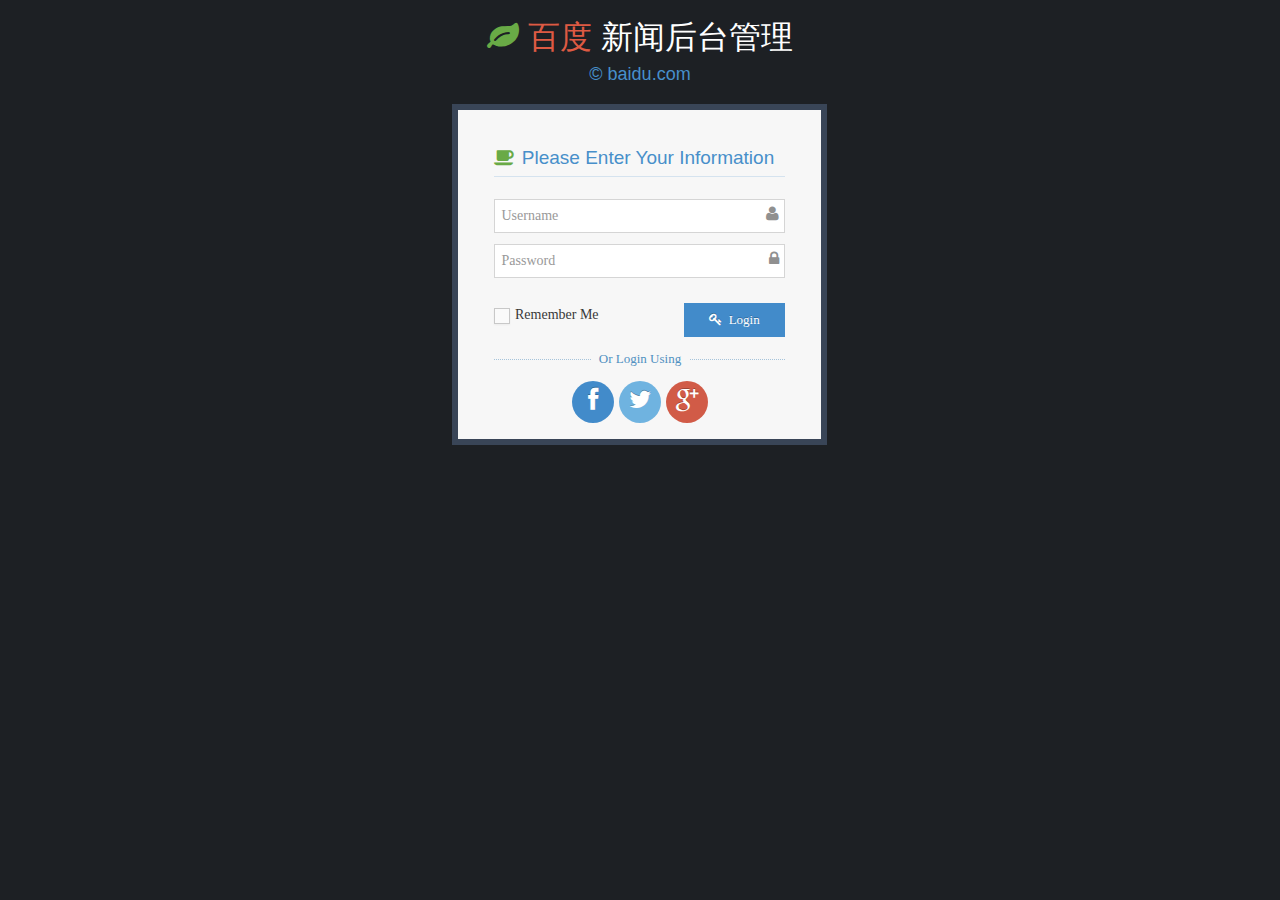
<file: news/login.html>
<!DOCTYPE html>
<html lang="en">
	<head>
		<meta charset="utf-8" />
		<title>百度新闻后台管理登陆</title>
		<meta name="keywords" content="Bootstrap模版,Bootstrap模版下载,Bootstrap教程,Bootstrap中文" />
		<meta name="description" content="站长素材提供Bootstrap模版,Bootstrap教程,Bootstrap中文翻译等相关Bootstrap插件下载" />
		<meta name="viewport" content="width=device-width, initial-scale=1.0" />

		<!-- basic styles -->

		<link href="assets/css/bootstrap.min.css" rel="stylesheet" />
		<link rel="stylesheet" href="assets/css/font-awesome.min.css" />

		<!--[if IE 7]>
		  <link rel="stylesheet" href="assets/css/font-awesome-ie7.min.css" />
		<![endif]-->

		<!-- page specific plugin styles -->


		<!-- ace styles -->

		<link rel="stylesheet" href="assets/css/ace.min.css" />
		<link rel="stylesheet" href="assets/css/ace-rtl.min.css" />

		<!--[if lte IE 8]>
		  <link rel="stylesheet" href="assets/css/ace-ie.min.css" />
		<![endif]-->

		<!-- inline styles related to this page -->

		<!-- HTML5 shim and Respond.js IE8 support of HTML5 elements and media queries -->

		<!--[if lt IE 9]>
		<script src="assets/js/html5shiv.js"></script>
		<script src="assets/js/respond.min.js"></script>
		<![endif]-->
		<script typet="text/javascript" src="http://lib.sinaapp.com/js/jquery/1.9.1/jquery-1.9.1.min.js"></script>
		<script>
			$(function () {
			    $("#btn").click(function () {
					if($("#password").val()==''||$("#username").val()==''){
					    alert("用户名或密码不能为空")
					}else if($("#password").val()=='admin'||$("#username").val()=='admin'){
					    location.href='./admin/index.html'
					}else{
					    alert("用户名或密码错误")
					}
                })
            })
		</script>
	</head>

	<body class="login-layout">
		<div class="main-container">
			<div class="main-content">
				<div class="row">
					<div class="col-sm-10 col-sm-offset-1">
						<div class="login-container">
							<div class="center">
								<h1>
									<i class="icon-leaf green"></i>
									<span class="red">百度</span>
									<span class="white">新闻后台管理</span>
								</h1>
								<h4 class="blue">&copy; baidu.com</h4>
							</div>

							<div class="space-6"></div>

							<div class="position-relative">
								<div id="login-box" class="login-box visible widget-box no-border">
									<div class="widget-body">
										<div class="widget-main">
											<h4 class="header blue lighter bigger">
												<i class="icon-coffee green"></i>
												Please Enter Your Information
											</h4>

											<div class="space-6"></div>

											<form>
												<fieldset>
													<label class="block clearfix">
														<span class="block input-icon input-icon-right">
															<input type="text" class="form-control" placeholder="Username" id="username" />
															<i class="icon-user"></i>
														</span>
													</label>

													<label class="block clearfix">
														<span class="block input-icon input-icon-right">
															<input type="password" class="form-control" placeholder="Password" id="password" />
															<i class="icon-lock"></i>
														</span>
													</label>

													<div class="space"></div>

													<div class="clearfix">
														<label class="inline">
															<input type="checkbox" class="ace" />
															<span class="lbl"> Remember Me</span>
														</label>

														<button type="button" class="width-35 pull-right btn btn-sm btn-primary" id="btn">
															<i class="icon-key"></i>
															Login
														</button>
													</div>

													<div class="space-4"></div>
												</fieldset>
											</form>

											<div class="social-or-login center">
												<span class="bigger-110">Or Login Using</span>
											</div>

											<div class="social-login center">
												<a class="btn btn-primary">
													<i class="icon-facebook"></i>
												</a>

												<a class="btn btn-info">
													<i class="icon-twitter"></i>
												</a>

												<a class="btn btn-danger">
													<i class="icon-google-plus"></i>
												</a>
											</div>
										</div><!-- /widget-main -->

										<!--<div class="toolbar clearfix">-->
											<!--<div>-->
												<!--<a href="#" onclick="show_box('forgot-box'); return false;" class="forgot-password-link">-->
													<!--<i class="icon-arrow-left"></i>-->
													<!--I forgot my password-->
												<!--</a>-->
											<!--</div>-->

											<!--<div>-->
												<!--<a href="#" onclick="show_box('signup-box'); return false;" class="user-signup-link">-->
													<!--I want to register-->
													<!--<i class="icon-arrow-right"></i>-->
												<!--</a>-->
											<!--</div>-->
										<!--</div>-->
									</div><!-- /widget-body -->
								</div><!-- /login-box -->

								<div id="forgot-box" class="forgot-box widget-box no-border">
									<div class="widget-body">
										<div class="widget-main">
											<h4 class="header red lighter bigger">
												<i class="icon-key"></i>
												Retrieve Password
											</h4>

											<div class="space-6"></div>
											<p>
												Enter your email and to receive instructions
											</p>

											<form>
												<fieldset>
													<label class="block clearfix">
														<span class="block input-icon input-icon-right">
															<input type="email" class="form-control" placeholder="Email" />
															<i class="icon-envelope"></i>
														</span>
													</label>

													<div class="clearfix">
														<button type="button" class="width-35 pull-right btn btn-sm btn-danger">
															<i class="icon-lightbulb"></i>
															Send Me!
														</button>
													</div>
												</fieldset>
											</form>
										</div><!-- /widget-main -->

										<div class="toolbar center">
											<a href="#" onclick="show_box('login-box'); return false;" class="back-to-login-link">
												Back to login
												<i class="icon-arrow-right"></i>
											</a>
										</div>
									</div><!-- /widget-body -->
								</div><!-- /forgot-box -->

								<div id="signup-box" class="signup-box widget-box no-border">
									<div class="widget-body">
										<div class="widget-main">
											<h4 class="header green lighter bigger">
												<i class="icon-group blue"></i>
												New User Registration
											</h4>

											<div class="space-6"></div>
											<p> Enter your details to begin: </p>

											<form>
												<fieldset>
													<label class="block clearfix">
														<span class="block input-icon input-icon-right">
															<input type="email" class="form-control" placeholder="Email" />
															<i class="icon-envelope"></i>
														</span>
													</label>

													<label class="block clearfix">
														<span class="block input-icon input-icon-right">
															<input type="text" class="form-control" placeholder="Username" />
															<i class="icon-user"></i>
														</span>
													</label>

													<label class="block clearfix">
														<span class="block input-icon input-icon-right">
															<input type="password" class="form-control" placeholder="Password" />
															<i class="icon-lock"></i>
														</span>
													</label>

													<label class="block clearfix">
														<span class="block input-icon input-icon-right">
															<input type="password" class="form-control" placeholder="Repeat password" />
															<i class="icon-retweet"></i>
														</span>
													</label>

													<label class="block">
														<input type="checkbox" class="ace" />
														<span class="lbl">
															I accept the
															<a href="#">User Agreement</a>
														</span>
													</label>

													<div class="space-24"></div>

													<div class="clearfix">
														<button type="reset" class="width-30 pull-left btn btn-sm">
															<i class="icon-refresh"></i>
															Reset
														</button>

														<button type="button" class="width-65 pull-right btn btn-sm btn-success">
															Register
															<i class="icon-arrow-right icon-on-right"></i>
														</button>
													</div>
												</fieldset>
											</form>
										</div>

										<div class="toolbar center">
											<a href="#" onclick="show_box('login-box'); return false;" class="back-to-login-link">
												<i class="icon-arrow-left"></i>
												Back to login
											</a>
										</div>
									</div><!-- /widget-body -->
								</div><!-- /signup-box -->
							</div><!-- /position-relative -->
						</div>
					</div><!-- /.col -->
				</div><!-- /.row -->
			</div>
		</div><!-- /.main-container -->

		<!-- basic scripts -->


		<!--[if !IE]> -->

		<script type="text/javascript">
			window.jQuery || document.write("<script src='assets/js/jquery-2.0.3.min.js'>"+"<"+"/script>");
		</script>

		<!-- <![endif]-->

		<!--[if IE]>
<script type="text/javascript">
 window.jQuery || document.write("<script src='assets/js/jquery-1.10.2.min.js'>"+"<"+"/script>");
</script>
<![endif]-->

		<script type="text/javascript">
			if("ontouchend" in document) document.write("<script src='assets/js/jquery.mobile.custom.min.js'>"+"<"+"/script>");
		</script>

		<!-- inline scripts related to this page -->

		<script type="text/javascript">
			function show_box(id) {
			 jQuery('.widget-box.visible').removeClass('visible');
			 jQuery('#'+id).addClass('visible');
			}
		</script>
<!--<script type="text/javascript">-->
<!--var _bdhmProtocol = (("https:" == document.location.protocol) ? " https://" : " http://");-->
<!--document.write(unescape("%3Cscript src='" + _bdhmProtocol + "hm.baidu.com/h.js%3Fe9e1d61340ff3d9495a8cca04ebdb49d' type='text/javascript'%3E%3C/script%3E"));-->
<!--</script>-->

</body>
</html>
</file>
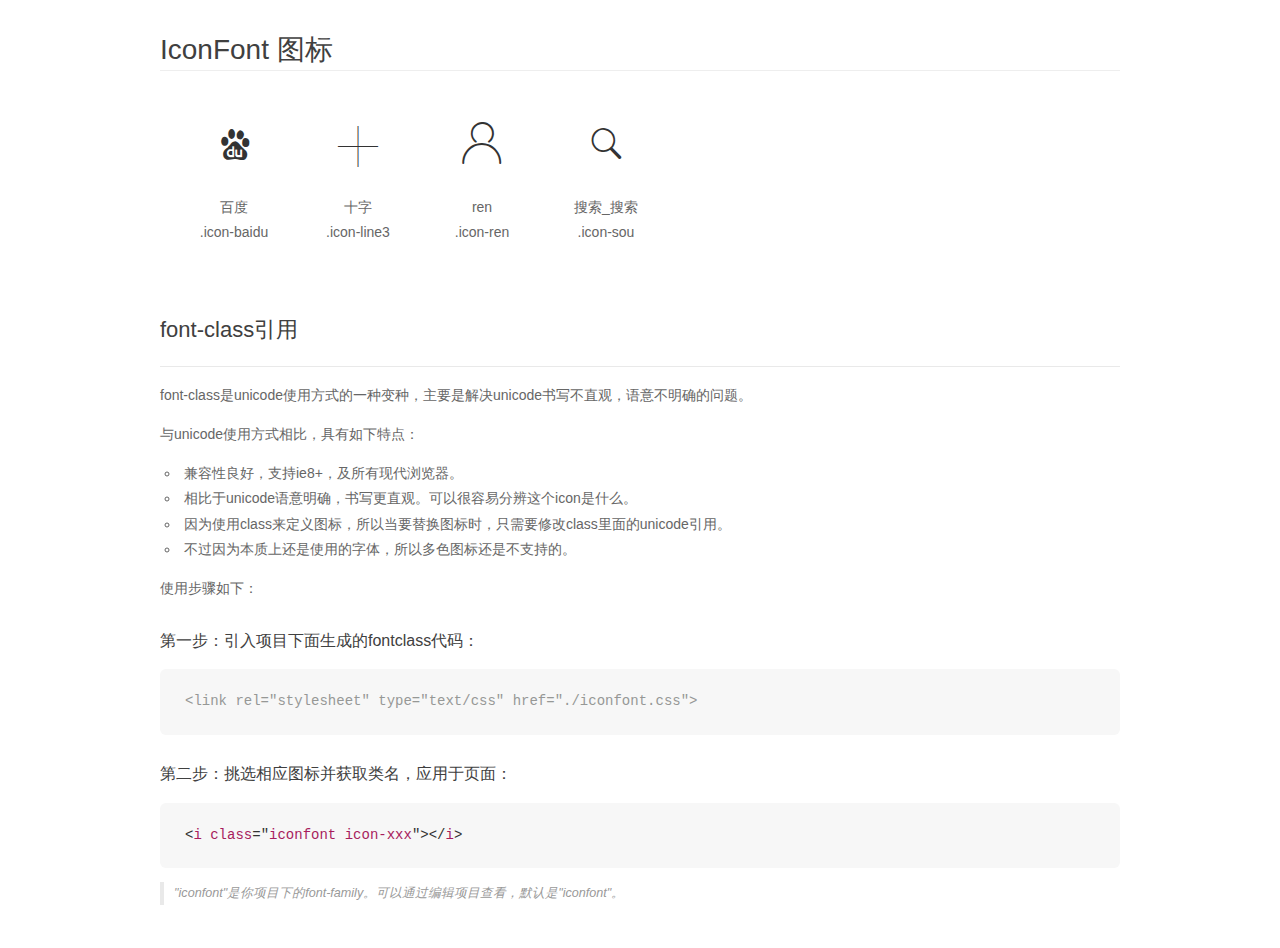
<file: news/resources/font/demo_fontclass.html>
<!DOCTYPE html>
<html>
<head>
    <meta charset="utf-8"/>
    <title>IconFont</title>
    <link rel="stylesheet" href="demo.css">
    <link rel="stylesheet" href="iconfont.css">
</head>
<body>
    <div class="main markdown">
        <h1>IconFont 图标</h1>
        <ul class="icon_lists clear">
            
                <li>
                <i class="icon iconfont icon-baidu"></i>
                    <div class="name">百度</div>
                    <div class="fontclass">.icon-baidu</div>
                </li>
            
                <li>
                <i class="icon iconfont icon-line3"></i>
                    <div class="name">十字</div>
                    <div class="fontclass">.icon-line3</div>
                </li>
            
                <li>
                <i class="icon iconfont icon-ren"></i>
                    <div class="name">ren</div>
                    <div class="fontclass">.icon-ren</div>
                </li>
            
                <li>
                <i class="icon iconfont icon-sou"></i>
                    <div class="name">搜索_搜索</div>
                    <div class="fontclass">.icon-sou</div>
                </li>
            
        </ul>

        <h2 id="font-class-">font-class引用</h2>
        <hr>

        <p>font-class是unicode使用方式的一种变种，主要是解决unicode书写不直观，语意不明确的问题。</p>
        <p>与unicode使用方式相比，具有如下特点：</p>
        <ul>
        <li>兼容性良好，支持ie8+，及所有现代浏览器。</li>
        <li>相比于unicode语意明确，书写更直观。可以很容易分辨这个icon是什么。</li>
        <li>因为使用class来定义图标，所以当要替换图标时，只需要修改class里面的unicode引用。</li>
        <li>不过因为本质上还是使用的字体，所以多色图标还是不支持的。</li>
        </ul>
        <p>使用步骤如下：</p>
        <h3 id="-fontclass-">第一步：引入项目下面生成的fontclass代码：</h3>


        <pre><code class="lang-js hljs javascript"><span class="hljs-comment">&lt;link rel="stylesheet" type="text/css" href="./iconfont.css"&gt;</span></code></pre>
        <h3 id="-">第二步：挑选相应图标并获取类名，应用于页面：</h3>
        <pre><code class="lang-css hljs">&lt;<span class="hljs-selector-tag">i</span> <span class="hljs-selector-tag">class</span>="<span class="hljs-selector-tag">iconfont</span> <span class="hljs-selector-tag">icon-xxx</span>"&gt;&lt;/<span class="hljs-selector-tag">i</span>&gt;</code></pre>
        <blockquote>
        <p>"iconfont"是你项目下的font-family。可以通过编辑项目查看，默认是"iconfont"。</p>
        </blockquote>
    </div>
</body>
</html>
</file>
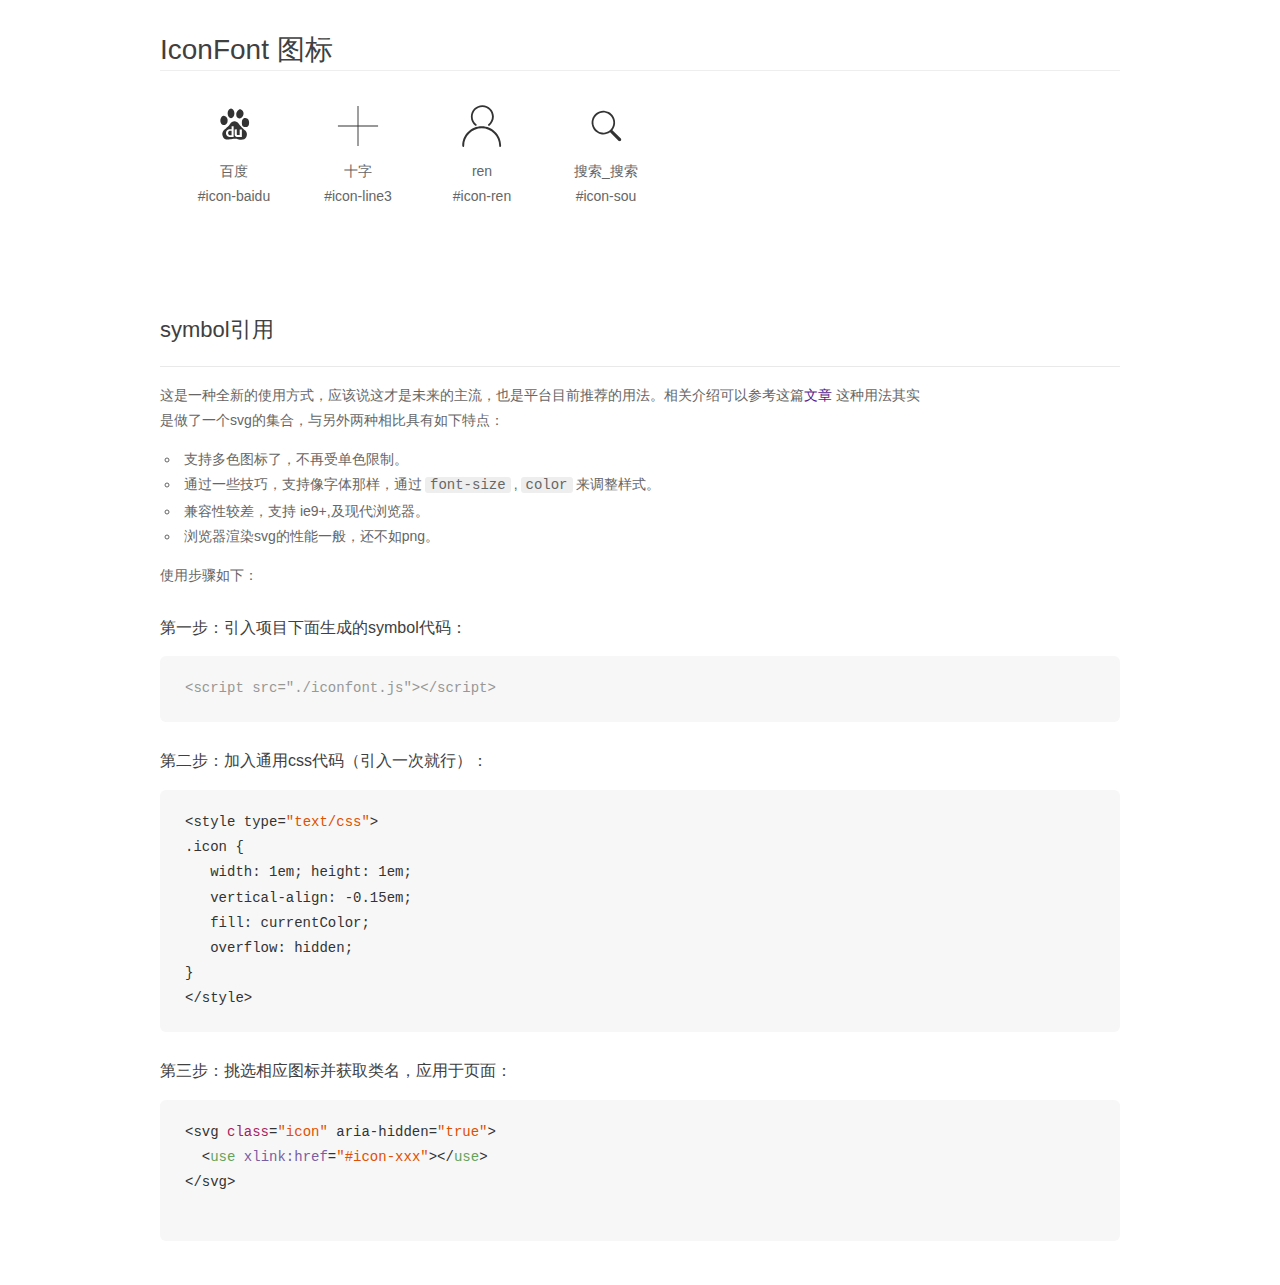
<file: news/resources/font/demo_symbol.html>
<!DOCTYPE html>
<html>
<head>
    <meta charset="utf-8"/>
    <title>IconFont</title>
    <link rel="stylesheet" href="demo.css">
    <script src="iconfont.js"></script>

    <style type="text/css">
        .icon {
          /* 通过设置 font-size 来改变图标大小 */
          width: 1em; height: 1em;
          /* 图标和文字相邻时，垂直对齐 */
          vertical-align: -0.15em;
          /* 通过设置 color 来改变 SVG 的颜色/fill */
          fill: currentColor;
          /* path 和 stroke 溢出 viewBox 部分在 IE 下会显示
             normalize.css 中也包含这行 */
          overflow: hidden;
        }

    </style>
</head>
<body>
    <div class="main markdown">
        <h1>IconFont 图标</h1>
        <ul class="icon_lists clear">
            
                <li>
                    <svg class="icon" aria-hidden="true">
                        <use xlink:href="#icon-baidu"></use>
                    </svg>
                    <div class="name">百度</div>
                    <div class="fontclass">#icon-baidu</div>
                </li>
            
                <li>
                    <svg class="icon" aria-hidden="true">
                        <use xlink:href="#icon-line3"></use>
                    </svg>
                    <div class="name">十字</div>
                    <div class="fontclass">#icon-line3</div>
                </li>
            
                <li>
                    <svg class="icon" aria-hidden="true">
                        <use xlink:href="#icon-ren"></use>
                    </svg>
                    <div class="name">ren</div>
                    <div class="fontclass">#icon-ren</div>
                </li>
            
                <li>
                    <svg class="icon" aria-hidden="true">
                        <use xlink:href="#icon-sou"></use>
                    </svg>
                    <div class="name">搜索_搜索</div>
                    <div class="fontclass">#icon-sou</div>
                </li>
            
        </ul>


        <h2 id="symbol-">symbol引用</h2>
        <hr>

        <p>这是一种全新的使用方式，应该说这才是未来的主流，也是平台目前推荐的用法。相关介绍可以参考这篇<a href="">文章</a>
        这种用法其实是做了一个svg的集合，与另外两种相比具有如下特点：</p>
        <ul>
          <li>支持多色图标了，不再受单色限制。</li>
          <li>通过一些技巧，支持像字体那样，通过<code>font-size</code>,<code>color</code>来调整样式。</li>
          <li>兼容性较差，支持 ie9+,及现代浏览器。</li>
          <li>浏览器渲染svg的性能一般，还不如png。</li>
        </ul>
        <p>使用步骤如下：</p>
        <h3 id="-symbol-">第一步：引入项目下面生成的symbol代码：</h3>
        <pre><code class="lang-js hljs javascript"><span class="hljs-comment">&lt;script src="./iconfont.js"&gt;&lt;/script&gt;</span></code></pre>
        <h3 id="-css-">第二步：加入通用css代码（引入一次就行）：</h3>
        <pre><code class="lang-js hljs javascript">&lt;style type=<span class="hljs-string">"text/css"</span>&gt;
.icon {
   width: <span class="hljs-number">1</span>em; height: <span class="hljs-number">1</span>em;
   vertical-align: <span class="hljs-number">-0.15</span>em;
   fill: currentColor;
   overflow: hidden;
}
&lt;<span class="hljs-regexp">/style&gt;</span></code></pre>
        <h3 id="-">第三步：挑选相应图标并获取类名，应用于页面：</h3>
        <pre><code class="lang-js hljs javascript">&lt;svg <span class="hljs-class"><span class="hljs-keyword">class</span></span>=<span class="hljs-string">"icon"</span> aria-hidden=<span class="hljs-string">"true"</span>&gt;<span class="xml"><span class="hljs-tag">
  &lt;<span class="hljs-name">use</span> <span class="hljs-attr">xlink:href</span>=<span class="hljs-string">"#icon-xxx"</span>&gt;</span><span class="hljs-tag">&lt;/<span class="hljs-name">use</span>&gt;</span>
</span>&lt;<span class="hljs-regexp">/svg&gt;
        </span></code></pre>
    </div>
</body>
</html>
</file>
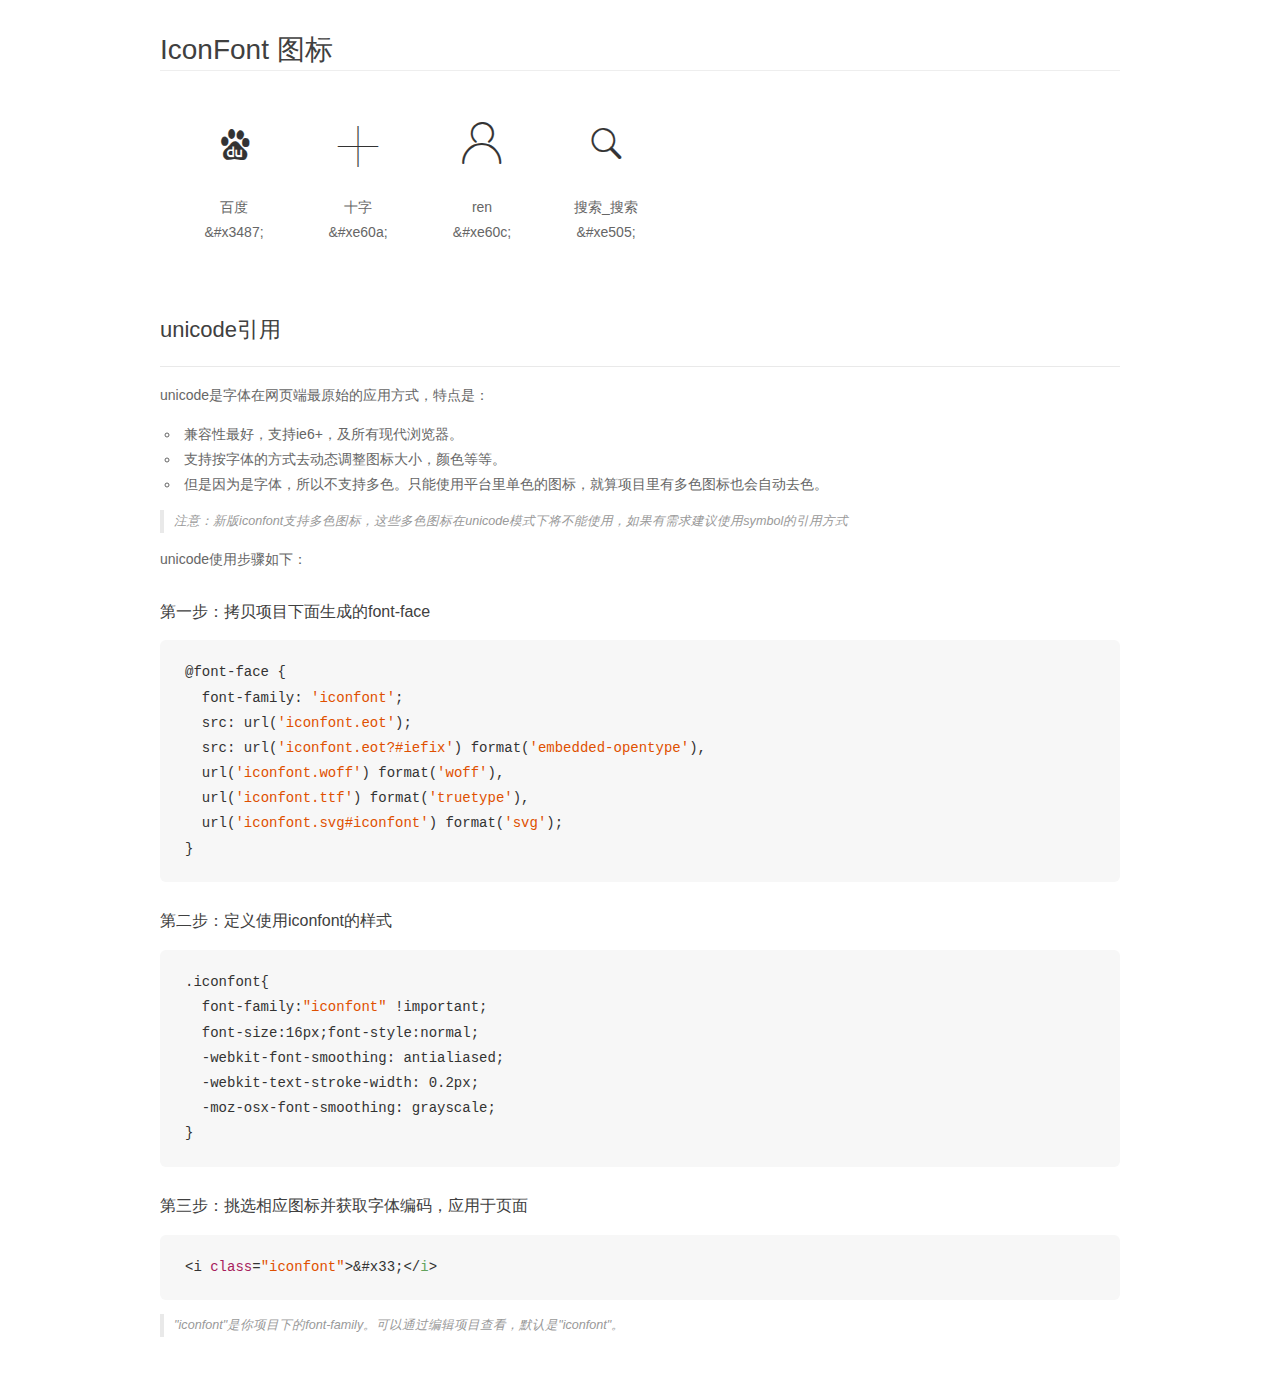
<file: news/resources/font/demo_unicode.html>
<!DOCTYPE html>
<html>
<head>
    <meta charset="utf-8"/>
    <title>IconFont</title>
    <link rel="stylesheet" href="demo.css">

    <style type="text/css">

        @font-face {font-family: "iconfont";
          src: url('iconfont.eot'); /* IE9*/
          src: url('iconfont.eot#iefix') format('embedded-opentype'), /* IE6-IE8 */
          url('iconfont.woff') format('woff'), /* chrome, firefox */
          url('iconfont.ttf') format('truetype'), /* chrome, firefox, opera, Safari, Android, iOS 4.2+*/
          url('iconfont.svg#iconfont') format('svg'); /* iOS 4.1- */
        }

        .iconfont {
          font-family:"iconfont" !important;
          font-size:16px;
          font-style:normal;
          -webkit-font-smoothing: antialiased;
          -webkit-text-stroke-width: 0.2px;
          -moz-osx-font-smoothing: grayscale;
        }

    </style>
</head>
<body>
    <div class="main markdown">
        <h1>IconFont 图标</h1>
        <ul class="icon_lists clear">
            
                <li>
                <i class="icon iconfont">&#x3487;</i>
                    <div class="name">百度</div>
                    <div class="code">&amp;#x3487;</div>
                </li>
            
                <li>
                <i class="icon iconfont">&#xe60a;</i>
                    <div class="name">十字</div>
                    <div class="code">&amp;#xe60a;</div>
                </li>
            
                <li>
                <i class="icon iconfont">&#xe60c;</i>
                    <div class="name">ren</div>
                    <div class="code">&amp;#xe60c;</div>
                </li>
            
                <li>
                <i class="icon iconfont">&#xe505;</i>
                    <div class="name">搜索_搜索</div>
                    <div class="code">&amp;#xe505;</div>
                </li>
            
        </ul>
        <h2 id="unicode-">unicode引用</h2>
        <hr>

        <p>unicode是字体在网页端最原始的应用方式，特点是：</p>
        <ul>
        <li>兼容性最好，支持ie6+，及所有现代浏览器。</li>
        <li>支持按字体的方式去动态调整图标大小，颜色等等。</li>
        <li>但是因为是字体，所以不支持多色。只能使用平台里单色的图标，就算项目里有多色图标也会自动去色。</li>
        </ul>
        <blockquote>
        <p>注意：新版iconfont支持多色图标，这些多色图标在unicode模式下将不能使用，如果有需求建议使用symbol的引用方式</p>
        </blockquote>
        <p>unicode使用步骤如下：</p>
        <h3 id="-font-face">第一步：拷贝项目下面生成的font-face</h3>
        <pre><code class="lang-js hljs javascript">@font-face {
  font-family: <span class="hljs-string">'iconfont'</span>;
  src: url(<span class="hljs-string">'iconfont.eot'</span>);
  src: url(<span class="hljs-string">'iconfont.eot?#iefix'</span>) format(<span class="hljs-string">'embedded-opentype'</span>),
  url(<span class="hljs-string">'iconfont.woff'</span>) format(<span class="hljs-string">'woff'</span>),
  url(<span class="hljs-string">'iconfont.ttf'</span>) format(<span class="hljs-string">'truetype'</span>),
  url(<span class="hljs-string">'iconfont.svg#iconfont'</span>) format(<span class="hljs-string">'svg'</span>);
}
</code></pre>
        <h3 id="-iconfont-">第二步：定义使用iconfont的样式</h3>
        <pre><code class="lang-js hljs javascript">.iconfont{
  font-family:<span class="hljs-string">"iconfont"</span> !important;
  font-size:<span class="hljs-number">16</span>px;font-style:normal;
  -webkit-font-smoothing: antialiased;
  -webkit-text-stroke-width: <span class="hljs-number">0.2</span>px;
  -moz-osx-font-smoothing: grayscale;
}
</code></pre>
        <h3 id="-">第三步：挑选相应图标并获取字体编码，应用于页面</h3>
        <pre><code class="lang-js hljs javascript">&lt;i <span class="hljs-class"><span class="hljs-keyword">class</span></span>=<span class="hljs-string">"iconfont"</span>&gt;&amp;#x33;<span class="xml"><span class="hljs-tag">&lt;/<span class="hljs-name">i</span>&gt;</span></span></code></pre>

        <blockquote>
        <p>"iconfont"是你项目下的font-family。可以通过编辑项目查看，默认是"iconfont"。</p>
        </blockquote>
    </div>


</body>
</html>
</file>
<file: news/resources/font/iconfont.css>
@font-face {font-family: "iconfont";
  src: url('iconfont.eot?t=1487355598358'); /* IE9*/
  src: url('iconfont.eot?t=1487355598358#iefix') format('embedded-opentype'), /* IE6-IE8 */
  url('iconfont.woff?t=1487355598358') format('woff'), /* chrome, firefox */
  url('iconfont.ttf?t=1487355598358') format('truetype'), /* chrome, firefox, opera, Safari, Android, iOS 4.2+*/
  url('iconfont.svg?t=1487355598358#iconfont') format('svg'); /* iOS 4.1- */
}

.iconfont {
  font-family:"iconfont" !important;
  font-size:16px;
  font-style:normal;
  -webkit-font-smoothing: antialiased;
  -moz-osx-font-smoothing: grayscale;
}

.icon-baidu:before { content: "\3487"; }

.icon-line3:before { content: "\e60a"; }

.icon-ren:before { content: "\e60c"; }

.icon-sou:before { content: "\e505"; }
</file>
<file: news/assets/css/ace.min.css>
html{min-height:100%;position:relative}body{padding-bottom:0;background-color:#e4e6e9;min-height:100%;font-family:'Open Sans';font-size:13px;color:#393939;line-height:1.5}body.navbar-fixed{padding-top:45px}body.breadcrumbs-fixed{padding-top:86px}.main-container{position:static;padding:0}.main-container:after{background-color:#FFF;bottom:0;content:"";display:block;max-width:inherit;position:fixed;top:0;width:100%;z-index:-2}@media(min-width:768px){.container.main-container:after{-webkit-box-shadow:0 0 0 1px rgba(0,0,0,0.1);box-shadow:0 0 0 1px rgba(0,0,0,0.1)}}.main-container>.main-container-inner{position:relative}.container.main-container .sidebar.sidebar-fixed,.container.main-container .sidebar.sidebar-fixed:before{left:auto}.main-content{margin-left:190px;margin-right:0;margin-top:0;min-height:100%;padding:0}.page-content{background:#fff;margin:0;padding:8px 20px 24px}.page-header{margin:0 0 12px;border-bottom:1px dotted #e2e2e2;padding-bottom:16px;padding-top:7px}.page-header h1{padding:0;margin:0 8px;font-size:24px;font-weight:lighter;color:#2679b5}.page-header h1 small{margin:0 6px;font-size:14px;font-weight:normal;color:#8089a0}[class*=" icon-"],[class^="icon-"]{display:inline-block;text-align:center}a:focus,a:active{text-decoration:none}h1{font-size:32px;font-weight:normal;font-family:"Open Sans","Helvetica Neue",Helvetica,Arial,sans-serif}h1.smaller{font-size:31px}h1.bigger{font-size:33px}h1.block{margin-bottom:16px}h2{font-size:26px;font-weight:normal;font-family:"Open Sans","Helvetica Neue",Helvetica,Arial,sans-serif}h2.smaller{font-size:25px}h2.bigger{font-size:27px}h2.block{margin-bottom:16px}h3{font-size:22px;font-weight:normal;font-family:"Open Sans","Helvetica Neue",Helvetica,Arial,sans-serif}h3.smaller{font-size:21px}h3.bigger{font-size:23px}h3.block{margin-bottom:16px}h4{font-size:18px;font-weight:normal;font-family:"Open Sans","Helvetica Neue",Helvetica,Arial,sans-serif}h4.smaller{font-size:17px}h4.bigger{font-size:19px}h4.block{margin-bottom:16px}h5{font-size:15px;font-weight:normal;font-family:"Open Sans","Helvetica Neue",Helvetica,Arial,sans-serif}h5.smaller{font-size:14px}h5.bigger{font-size:16px}h5.block{margin-bottom:16px}h6{font-size:13px;font-weight:normal;font-family:"Open Sans","Helvetica Neue",Helvetica,Arial,sans-serif}h6.smaller{font-size:12px}h6.bigger{font-size:14px}h6.block{margin-bottom:16px}ul,ol{margin:0 0 10px 25px;padding:0}ul.margin-5,ol.margin-5{margin-left:5px}ul.margin-10,ol.margin-10{margin-left:10px}ul.margin-15,ol.margin-15{margin-left:15px}ul.margin-20,ol.margin-20{margin-left:20px}li>ul,li>ol{margin-left:18px}.list-unstyled,.list-inline{margin-left:0}.list-unstyled>li>[class*="icon-"]:first-child,.list-inline>li>[class*="icon-"]:first-child{width:18px;text-align:center}.spaced>li{margin-top:9px;margin-bottom:9px}.spaced2>li{margin-top:15px;margin-bottom:15px}li.divider{margin-top:3px;margin-bottom:3px;height:0;font-size:0}.spaced>li.divider{margin-top:5px;margin-bottom:5px}.spaced2>li.divider{margin-top:8px;margin-bottom:8px}li.divider:before{content:"";display:inline-block}blockquote,blockquote.pull-right{border-color:#e5eaf1}.modal-content{border-radius:0;-webkit-box-shadow:none;box-shadow:none}.modal-footer{padding-top:12px;padding-bottom:14px;border-top-color:#e4e9ee;-webkit-box-shadow:none;box-shadow:none;background-color:#eff3f8}.modal-header .close{font-size:32px}.well{border-radius:0}.well h1,.well h2,.well h3,.well h4,.well h5,.well h6{margin-top:0}.well h1,.well h2,.well h3{line-height:36px}.alert{font-size:14px;border-radius:0}.alert .close{font-size:16px}.alert-block p+p{margin-top:10px}.pagination>li>a,.pager>li>a,.pagination>li>span,.pager>li>span{border-width:1px;border-radius:0!important}.pagination>li>a,.pager>li>a{color:#2283c5;background-color:#fafafa;margin:0 -1px 0 0;border-color:#e0e8eb}.pagination>li>a:hover,.pager>li>a:hover{background-color:#eaeff2}.pagination>li>a:focus,.pager>li>a:focus{background-color:#eaeef2}.pagination>li.disabled>a,.pagination>li.disabled>a:hover,.pager>li.disabled>a,.pager>li.disabled>a:hover{background-color:#f9f9f9;border-color:#d9d9d9}.pagination>li.active>a,.pagination>li.active>a:hover{background-color:#6faed9;border-color:#6faed9;color:#fff;text-shadow:0 -1px 0 rgba(0,0,0,0.25)}.list-group-item{border-radius:0!important}.lighter{font-weight:lighter}.bolder{font-weight:bolder}.inline{display:inline-block!important}.block{display:block!important}.center,.align-center{text-align:center!important}.align-left{text-align:left!important}.align-right{text-align:right!important}.middle{vertical-align:middle}.align-middle{vertical-align:middle!important}.align-top{vertical-align:top!important}.align-bottom{vertical-align:bottom!important}.position-relative{position:relative}.position-absolute{position:absolute}.line-height-normal{line-height:normal!important}.line-height-1{line-height:1!important}.dark{color:#333!important}.white{color:#fff!important}.red{color:#dd5a43!important}.light-red{color:#f77!important}.blue{color:#478fca!important}.light-blue{color:#93cbf9!important}.green{color:#69aa46!important}.light-green{color:#b0d877!important}.orange{color:#ff892a!important}.light-orange{color:#fcac6f!important}.orange2{color:#feb902!important}.purple{color:#a069c3!important}.pink{color:#c6699f!important}.pink2{color:#d6487e!important}.brown{color:#a52a2a!important}.grey{color:#777!important}.light-grey{color:#bbb!important}.bigger-110{font-size:110%}.bigger-120{font-size:120%}.bigger-130{font-size:130%}.bigger-140{font-size:140%}.bigger-150{font-size:150%}.bigger-160{font-size:160%}.bigger-170{font-size:170%}.bigger-180{font-size:180%}.bigger-190{font-size:190%}.bigger-200{font-size:200%}.bigger-210{font-size:210%}.bigger-220{font-size:220%}.bigger-230{font-size:230%}.bigger-240{font-size:240%}.bigger-250{font-size:250%}.bigger-260{font-size:260%}.bigger-270{font-size:270%}.bigger-280{font-size:280%}.bigger-290{font-size:290%}.bigger-300{font-size:300%}.bigger-125{font-size:125%}.bigger-175{font-size:175%}.bigger-225{font-size:225%}.bigger-275{font-size:275%}.smaller-90{font-size:90%}.smaller-80{font-size:80%}.smaller-70{font-size:70%}.smaller-60{font-size:60%}.smaller-50{font-size:50%}.smaller-40{font-size:40%}.smaller-30{font-size:30%}.smaller-20{font-size:20%}.smaller-75{font-size:75%}.width-20{width:20%!important}.width-25{width:25%!important}.width-30{width:30%!important}.width-35{width:35%!important}.width-40{width:40%!important}.width-45{width:45%!important}.width-50{width:50%!important}.width-55{width:55%!important}.width-60{width:60%!important}.width-65{width:65%!important}.width-70{width:70%!important}.width-75{width:75%!important}.width-80{width:80%!important}.width-85{width:85%!important}.width-90{width:90%!important}.width-95{width:95%!important}.width-100{width:100%!important}.width-48{width:48%!important}.width-auto{width:auto!important}.height-auto{height:auto!important}.no-padding{padding:0!important}.no-padding-bottom{padding-bottom:0!important}.no-padding-top{padding-top:0!important}.no-padding-left{padding-left:0!important}.no-padding-right{padding-right:0!important}.no-margin{margin:0!important}.no-margin-bottom{margin-bottom:0!important}.no-margin-top{margin-top:0!important}.no-margin-left{margin-left:0!important}.no-margin-right{margin-right:0!important}.no-border{border:0}.no-border-bottom{border-bottom:0}.no-border-top{border-top:0}.no-border-left{border-left:none}.no-border-right{border-right:0}.no-underline{text-decoration:none!important}.no-hover-underline:hover{text-decoration:none!important}.no-shadow,.no-box-shadow{-webkit-box-shadow:none!important;box-shadow:none!important}.no-text-shadow{text-shadow:none!important}.overflow-hidden{overflow:hidden!important}.overflow-auto{overflow:auto!important}.overflow-scroll{overflow:scroll!important}.overflow-visible{overflow:visible!important}.hr{display:block;height:0;overflow:hidden;font-size:0;border-top:1px solid #e3e3e3;margin:12px 0}.hr-double{height:3px;border-top:1px solid #e3e3e3;border-bottom:1px solid #e3e3e3}.hr.dotted,.hr-dotted{border-top-style:dotted}.hr-double.dotted{border-bottom-style:dotted}.hr-32,.hr32{margin:32px 0}.hr-30,.hr30{margin:30px 0}.hr-28,.hr28{margin:28px 0}.hr-26,.hr26{margin:26px 0}.hr-24,.hr24{margin:24px 0}.hr-22,.hr22{margin:22px 0}.hr-20,.hr20{margin:20px 0}.hr-18,.hr18{margin:18px 0}.hr-16,.hr16{margin:16px 0}.hr-14,.hr14{margin:14px 0}.hr-12,.hr12{margin:12px 0}.hr-10,.hr10{margin:10px 0}.hr-8,.hr8{margin:8px 0}.hr-6,.hr6{margin:6px 0}.hr-4,.hr4{margin:4px 0}.hr-2,.hr2{margin:2px 0}.space{max-height:1px;min-height:1px;overflow:hidden;margin:12px 0}.vspace-xs,.vspace-sm,.vspace-md,.vspace-lg{max-height:1px;min-height:1px;overflow:hidden;display:none;margin:12px 0}.space-32{max-height:1px;min-height:1px;overflow:hidden;margin:12px 0;margin:32px 0 31px}.vspace-32,.vspace-xs-32,.vspace-sm-32,.vspace-md-32,.vspace-lg-32{max-height:1px;min-height:1px;overflow:hidden;margin:12px 0;margin:32px 0 31px 0}.space-30{max-height:1px;min-height:1px;overflow:hidden;margin:12px 0;margin:30px 0 29px}.vspace-30,.vspace-xs-30,.vspace-sm-30,.vspace-md-30,.vspace-lg-30{max-height:1px;min-height:1px;overflow:hidden;margin:12px 0;margin:30px 0 29px 0}.space-28{max-height:1px;min-height:1px;overflow:hidden;margin:12px 0;margin:28px 0 27px}.vspace-28,.vspace-xs-28,.vspace-sm-28,.vspace-md-28,.vspace-lg-28{max-height:1px;min-height:1px;overflow:hidden;margin:12px 0;margin:28px 0 27px 0}.space-26{max-height:1px;min-height:1px;overflow:hidden;margin:12px 0;margin:26px 0 25px}.vspace-26,.vspace-xs-26,.vspace-sm-26,.vspace-md-26,.vspace-lg-26{max-height:1px;min-height:1px;overflow:hidden;margin:12px 0;margin:26px 0 25px 0}.space-24{max-height:1px;min-height:1px;overflow:hidden;margin:12px 0;margin:24px 0 23px}.vspace-24,.vspace-xs-24,.vspace-sm-24,.vspace-md-24,.vspace-lg-24{max-height:1px;min-height:1px;overflow:hidden;margin:12px 0;margin:24px 0 23px 0}.space-22{max-height:1px;min-height:1px;overflow:hidden;margin:12px 0;margin:22px 0 21px}.vspace-22,.vspace-xs-22,.vspace-sm-22,.vspace-md-22,.vspace-lg-22{max-height:1px;min-height:1px;overflow:hidden;margin:12px 0;margin:22px 0 21px 0}.space-20{max-height:1px;min-height:1px;overflow:hidden;margin:12px 0;margin:20px 0 19px}.vspace-20,.vspace-xs-20,.vspace-sm-20,.vspace-md-20,.vspace-lg-20{max-height:1px;min-height:1px;overflow:hidden;margin:12px 0;margin:20px 0 19px 0}.space-18{max-height:1px;min-height:1px;overflow:hidden;margin:12px 0;margin:18px 0 17px}.vspace-18,.vspace-xs-18,.vspace-sm-18,.vspace-md-18,.vspace-lg-18{max-height:1px;min-height:1px;overflow:hidden;margin:12px 0;margin:18px 0 17px 0}.space-16{max-height:1px;min-height:1px;overflow:hidden;margin:12px 0;margin:16px 0 15px}.vspace-16,.vspace-xs-16,.vspace-sm-16,.vspace-md-16,.vspace-lg-16{max-height:1px;min-height:1px;overflow:hidden;margin:12px 0;margin:16px 0 15px 0}.space-14{max-height:1px;min-height:1px;overflow:hidden;margin:12px 0;margin:14px 0 13px}.vspace-14,.vspace-xs-14,.vspace-sm-14,.vspace-md-14,.vspace-lg-14{max-height:1px;min-height:1px;overflow:hidden;margin:12px 0;margin:14px 0 13px 0}.space-12{max-height:1px;min-height:1px;overflow:hidden;margin:12px 0;margin:12px 0 11px}.vspace-12,.vspace-xs-12,.vspace-sm-12,.vspace-md-12,.vspace-lg-12{max-height:1px;min-height:1px;overflow:hidden;margin:12px 0;margin:12px 0 11px 0}.space-10{max-height:1px;min-height:1px;overflow:hidden;margin:12px 0;margin:10px 0 9px}.vspace-10,.vspace-xs-10,.vspace-sm-10,.vspace-md-10,.vspace-lg-10{max-height:1px;min-height:1px;overflow:hidden;margin:12px 0;margin:10px 0 9px 0}.space-8{max-height:1px;min-height:1px;overflow:hidden;margin:12px 0;margin:8px 0 7px}.vspace-8,.vspace-xs-8,.vspace-sm-8,.vspace-md-8,.vspace-lg-8{max-height:1px;min-height:1px;overflow:hidden;margin:12px 0;margin:8px 0 7px 0}.space-6{max-height:1px;min-height:1px;overflow:hidden;margin:12px 0;margin:6px 0 5px}.vspace-6,.vspace-xs-6,.vspace-sm-6,.vspace-md-6,.vspace-lg-6{max-height:1px;min-height:1px;overflow:hidden;margin:12px 0;margin:6px 0 5px 0}.space-4{max-height:1px;min-height:1px;overflow:hidden;margin:12px 0;margin:4px 0 3px}.vspace-4,.vspace-xs-4,.vspace-sm-4,.vspace-md-4,.vspace-lg-4{max-height:1px;min-height:1px;overflow:hidden;margin:12px 0;margin:4px 0 3px 0}.space-2{max-height:1px;min-height:1px;overflow:hidden;margin:12px 0;margin:2px 0 1px}.vspace-2,.vspace-xs-2,.vspace-sm-2,.vspace-md-2,.vspace-lg-2{max-height:1px;min-height:1px;overflow:hidden;margin:12px 0;margin:2px 0 1px 0}.header{line-height:28px;margin-bottom:16px;margin-top:18px;padding-bottom:4px;border-bottom:1px solid #CCC}.header.blue{border-bottom-color:#d5e3ef}.header.green{border-bottom-color:#cce2c1}.header.purple{border-bottom-color:#e0d1ea}.header.orange{border-bottom-color:#fdd0ac}.header.orange2{border-bottom-color:#fbd36b}.header.red{border-bottom-color:#f3cdc6}.header.grey{border-bottom-color:#c3c3c3}.header.pink{border-bottom-color:#f2e0eb}.header.pink2{border-bottom-color:#e69eb9}.header.light-blue{border-bottom-color:#dceefc}.header.light-red{border-bottom-color:#fec5c5}.header.light-green{border-bottom-color:#d2e7b5}.header.brown{border-bottom-color:#df9393}.header>[class*="icon-"]{margin-right:2px}.no-radius{border-radius:0!important}.action-buttons a{margin:0 3px;display:inline-block;opacity:.85;-webkit-transition:all .1s;transition:all .1s}.action-buttons a:hover{text-decoration:none;-moz-transform:scale(1.2);-webkit-transform:scale(1.2);-o-transform:scale(1.2);-ms-transform:scale(1.2);transform:scale(1.2);opacity:1}.navbar{margin-bottom:0}.navbar{margin-left:0;margin-right:0;border:0;-webkit-box-shadow:none;box-shadow:none;border-radius:0;margin:0;padding-left:0;padding-right:0;min-height:45px;position:relative;background:#438eb9}.navbar>.container{padding-left:0;padding-right:0}.navbar .navbar-text,.navbar .navbar-link{color:#fff}.navbar .navbar-brand{color:#fff;font-size:24px;text-shadow:none;padding-top:10px;padding-bottom:10px}.navbar .navbar-brand:hover,.navbar .navbar-brand:focus{color:#fff}.navbar .navbar-header{margin:0!important}.navbar .navbar-nav>li>a,.navbar .navbar-nav>li>a:hover,.navbar .navbar-nav>li>a:focus{font-size:13px;text-shadow:none;color:#fff}.navbar-fixed-top,.navbar-fixed-bottom{position:fixed}.navbar-container{padding-left:10px;padding-right:20px}.navbar-container.container{padding-left:0;padding-right:0}.ace-nav{height:100%;margin:0!important}.ace-nav>li{line-height:45px;height:45px;border-left:1px solid #DDD;padding:0;position:relative;float:left!important}.ace-nav>li:first-child{border-left:none}.ace-nav>li>a{background-color:#2e6589;color:#FFF;display:block;line-height:inherit;text-align:center;height:100%;width:auto;min-width:50px;padding:0 8px;position:relative}.ace-nav>li>a>[class*="icon-"]{font-size:16px;color:#FFF;display:inline-block;width:20px;text-align:center}.ace-nav>li>a>.badge{position:relative;top:-4px;left:2px;padding-right:5px;padding-left:5px}.ace-nav>li>a:hover,.ace-nav>li>a:focus{background-color:#2c5976}.ace-nav>li.open>a{background-color:#2c5976!important}.ace-nav>li.open>a{color:#FFF!important}.ace-nav>li.grey>a{background-color:#555}.ace-nav>li.grey>a:hover,.ace-nav>li.grey>a:focus{background-color:#4b4b4b}.ace-nav>li.open.grey>a{background-color:#4b4b4b!important}.ace-nav>li.purple>a{background-color:#892e65}.ace-nav>li.purple>a:hover,.ace-nav>li.purple>a:focus{background-color:#762c59}.ace-nav>li.open.purple>a{background-color:#762c59!important}.ace-nav>li.green>a{background-color:#2e8965}.ace-nav>li.green>a:hover,.ace-nav>li.green>a:focus{background-color:#2c7659}.ace-nav>li.open.green>a{background-color:#2c7659!important}.ace-nav>li.light-blue>a{background-color:#62a8d1}.ace-nav>li.light-blue>a:hover,.ace-nav>li.light-blue>a:focus{background-color:#579ec8}.ace-nav>li.open.light-blue>a{background-color:#579ec8!important}.ace-nav>li.light-blue2>a{background-color:#42a8e1}.ace-nav>li.light-blue2>a:hover,.ace-nav>li.light-blue2>a:focus{background-color:#359fd9}.ace-nav>li.open.light-blue2>a{background-color:#359fd9!important}.ace-nav>li.red>a{background-color:#b74635}.ace-nav>li.red>a:hover,.ace-nav>li.red>a:focus{background-color:#a34335}.ace-nav>li.open.red>a{background-color:#a34335!important}.ace-nav>li.light-green>a{background-color:#9abc32}.ace-nav>li.light-green>a:hover,.ace-nav>li.light-green>a:focus{background-color:#8ba832}.ace-nav>li.open.light-green>a{background-color:#8ba832!important}.ace-nav>li.light-purple>a{background-color:#cb6fd7}.ace-nav>li.light-purple>a:hover,.ace-nav>li.light-purple>a:focus{background-color:#c263ce}.ace-nav>li.open.light-purple>a{background-color:#c263ce!important}.ace-nav>li.light-orange>a{background-color:#f79263}.ace-nav>li.light-orange>a:hover,.ace-nav>li.light-orange>a:focus{background-color:#f28653}.ace-nav>li.open.light-orange>a{background-color:#f28653!important}.ace-nav>li.light-pink>a{background-color:#f4dae5}.ace-nav>li.light-pink>a:hover,.ace-nav>li.light-pink>a:focus{background-color:#eeccda}.ace-nav>li.open.light-pink>a{background-color:#eeccda!important}.ace-nav>li.dark>a{background-color:#404040}.ace-nav>li.dark>a:hover,.ace-nav>li.dark>a:focus{background-color:#363636}.ace-nav>li.open.dark>a{background-color:#363636!important}.ace-nav>li.white-opaque>a{background-color:rgba(255,255,255,0.8)}.ace-nav>li.white-opaque>a:hover,.ace-nav>li.white-opaque>a:focus{background-color:rgba(245,245,245,0.8)}.ace-nav>li.open.white-opaque>a{background-color:rgba(245,245,245,0.8)!important}.ace-nav>li.dark-opaque>a{background-color:rgba(0,0,0,0.2)}.ace-nav>li.dark-opaque>a:hover,.ace-nav>li.dark-opaque>a:focus{background-color:rgba(0,0,0,0.2)}.ace-nav>li.open.dark-opaque>a{background-color:rgba(0,0,0,0.2)!important}.ace-nav>li.margin-4{margin-left:4px}.ace-nav>li.margin-3{margin-left:3px}.ace-nav>li.margin-2{margin-left:2px}.ace-nav>li.margin-1{margin-left:1px}.ace-nav>li.no-border{border:none!important}.ace-nav>li .dropdown-menu{z-index:1031}.ace-nav .nav-user-photo{margin:-4px 8px 0 0;border-radius:100%;border:2px solid #FFF;max-width:40px}.ace-nav li:last-child a [class^="icon-"]{display:inline-block;width:1.25em;text-align:center}@media only screen and (max-width:767px){.navbar-container{padding-left:0;padding-right:0}}@media only screen and (max-width:767px){.ace-nav>li:nth-last-child(4)>.dropdown-menu.pull-right{right:-80px}.ace-nav>li:nth-last-child(4)>.dropdown-menu.pull-right:before,.ace-nav>li:nth-last-child(4)>.dropdown-menu.pull-right:after{right:100px}.ace-nav>li:nth-last-child(3)>.dropdown-menu.pull-right{right:-40px}.ace-nav>li:nth-last-child(3)>.dropdown-menu.pull-right:before,.ace-nav>li:nth-last-child(3)>.dropdown-menu.pull-right:after{right:60px}.user-menu.dropdown-close.pull-right{right:0!important}}@media only screen and (max-width:480px){.ace-nav>li:nth-last-child(4)>.dropdown-menu.pull-right{right:-120px}.ace-nav>li:nth-last-child(4)>.dropdown-menu.pull-right:before,.ace-nav>li:nth-last-child(4)>.dropdown-menu.pull-right:after{right:140px}.ace-nav>li:nth-last-child(3)>.dropdown-menu.pull-right{right:-80px}.ace-nav>li:nth-last-child(3)>.dropdown-menu.pull-right:before,.ace-nav>li:nth-last-child(3)>.dropdown-menu.pull-right:after{right:100px}.ace-nav>li:nth-last-child(2)>.dropdown-menu.pull-right{right:-50px}.ace-nav>li:nth-last-child(2)>.dropdown-menu.pull-right:before,.ace-nav>li:nth-last-child(2)>.dropdown-menu.pull-right:after{right:70px}}@media only screen and (max-width:460px){.ace-nav>li:nth-last-child(4)>.dropdown-menu.pull-right{left:-5px;right:auto}.ace-nav>li:nth-last-child(4)>.dropdown-menu.pull-right:before,.ace-nav>li:nth-last-child(4)>.dropdown-menu.pull-right:after{right:auto;left:25px}.ace-nav>li:nth-last-child(3)>.dropdown-menu.pull-right{left:-60px;right:auto}.ace-nav>li:nth-last-child(3)>.dropdown-menu.pull-right:before,.ace-nav>li:nth-last-child(3)>.dropdown-menu.pull-right:after{left:80px;right:auto}.ace-nav>li:nth-last-child(2)>.dropdown-menu.pull-right{left:-110px;right:auto}.ace-nav>li:nth-last-child(2)>.dropdown-menu.pull-right:before,.ace-nav>li:nth-last-child(2)>.dropdown-menu.pull-right:after{left:130px;right:auto}}@media only screen and (max-width:460px){.navbar .navbar-header.pull-left{display:block;float:none!important}.navbar .navbar-header.pull-right{display:block;float:none!important}.ace-nav{display:block;float:none!important;text-align:center;background-color:#404040;border:1px solid #DDD;border-width:1px 0;letter-spacing:-3px}.ace-nav>li{display:inline-block;float:none!important;text-align:left;letter-spacing:normal}.ace-nav>li:first-child{border-left:1px solid #DDD}.ace-nav>li:last-child{border-right:1px solid #DDD}}@media only screen and (max-width:320px){.ace-nav>li>a{padding:0 5px!important}}.user-menu>li>a{padding:4px 12px}.user-menu>li>a>[class*="icon-"]{margin-right:6px;font-size:120%}.user-info{max-width:100px;display:inline-block;overflow:hidden;text-overflow:ellipsis;white-space:nowrap;text-align:left;vertical-align:top;line-height:15px;position:relative;top:6px}.user-info small{display:block}@media(min-width:461px) and (max-width:480px),(max-width:360px){.user-menu{padding-top:42px!important}.ace-nav .nav-user-photo{margin-right:0}.user-info{position:absolute!important;margin-top:40px;margin-left:1px;right:2px;z-index:1032;color:#777;font-size:14px;width:156px;max-width:156px;padding-left:8px;padding-right:8px;height:32px;line-height:26px!important;display:none;border-bottom:1px solid #e5e5e5;text-align:center;vertical-align:none;line-height:normal}.user-info>small{display:inline;opacity:1}li.open .user-info{display:inline-block}}.breadcrumbs{position:relative;border-bottom:1px solid #e5e5e5;background-color:#f5f5f5;min-height:41px;line-height:40px;padding:0 12px 0 0;display:block}.breadcrumbs.fixed,.breadcrumbs.breadcrumbs-fixed{position:fixed;right:0;left:190px;top:45px;z-index:1028}.breadcrumb{background-color:transparent;display:inline-block;line-height:24px;margin:0 22px 0 12px;padding:0;font-size:13px;color:#333;border-radius:0}.breadcrumb>li,.breadcrumb>li.active{color:#555}.breadcrumb>li>a{display:inline-block;padding:0 4px;color:#4c8fbd}.breadcrumb>li+li:before{font-family:FontAwesome;font-size:14px;content:"\f105";color:#b2b6bf;margin-right:2px;padding:0 5px 0 2px;position:relative;top:1px}.breadcrumb .home-icon{margin-left:4px;margin-right:2px;font-size:20px;position:relative;top:2px}@media only screen and (max-width:991px){.breadcrumb{margin-left:90px}.breadcrumbs.fixed,.breadcrumbs.breadcrumbs-fixed{position:relative!important;left:auto!important;right:auto!important;top:auto!important;z-index:auto!important}body.breadcrumbs-fixed .ace-settings-container{top:50px}}@media only screen and (max-width:480px){.breadcrumb>li>a{padding:0 1px}}@media only screen and (max-width:320px){.breadcrumb{margin-left:36px}}.container.main-container .breadcrumbs.breadcrumbs-fixed{left:auto!important;right:auto!important}@media(min-width:768px){.container.main-container .breadcrumbs.breadcrumbs-fixed{width:554px}.container.main-container .menu-min+.main-content .breadcrumbs.breadcrumbs-fixed{width:701px}}@media(min-width:992px){.container.main-container .breadcrumbs.breadcrumbs-fixed{width:774px}.container.main-container .menu-min+.main-content .breadcrumbs.breadcrumbs-fixed{width:921px}}@media(min-width:1200px){.container.main-container .breadcrumbs.breadcrumbs-fixed{width:974px}.container.main-container .menu-min+.main-content .breadcrumbs.breadcrumbs-fixed{width:1121px}}.nav-search{position:absolute;top:6px;right:22px;line-height:24px}.nav-search .form-search{margin-bottom:0}.nav-search .nav-search-input{border:1px solid #6fb3e0;width:152px;height:28px!important;border-radius:4px!important;font-size:13px;color:#666!important;z-index:11;-webkit-transition:width ease .15s;transition:width ease .15s}.nav-search .nav-search-input+.dropdown-menu{min-width:0;left:0;right:0}.nav-search .nav-search-input:focus,.nav-search .nav-search-input:hover{border-color:#6fb3e0}.nav-search .nav-search-icon{color:#6fb3e0!important;font-size:14px!important;line-height:24px!important}.nav-search.minimized .nav-search-input{width:0;opacity:0;filter:alpha(opacity=0);max-width:0}.nav-search.minimized:hover .nav-search-input,.nav-search.minimized .nav-search-btn:active+.nav-search-input,.nav-search.minimized .nav-search-input:focus,.nav-search.minimized .nav-search-input:hover,.nav-search.minimized .nav-search-input:active{opacity:1;filter:alpha(opacity=100);width:152px;max-width:152px}.nav-search.minimized .nav-search-icon{border:1px solid;border-radius:100%;background-color:#FFF;padding:0 5px!important}.nav-search.minimized:hover .nav-search-icon,.nav-search.minimized .nav-search-input:focus ~ .nav-search-icon,.nav-search.minimized .nav-search-input:hover ~ .nav-search-icon,.nav-search.minimized .nav-search-input:active ~ .nav-search-icon{border:0;border-radius:0;padding:0 3px!important}.nav-search-icon{border:0;border-radius:0;padding:0 3px!important}.sidebar>.nav-search{position:static;background-color:#fafafa;border-bottom:1px solid #DDD;text-align:center;height:35px;padding-top:6px}.sidebar>.nav-search .nav-search-input{width:162px!important;border-radius:0!important;max-width:162px!important;opacity:1!important;filter:alpha(opacity=100)!important}.sidebar>.nav-search .nav-search-input+.dropdown-menu{text-align:left}.sidebar.menu-min .nav-search .form-search{position:absolute;left:5px;z-index:14}.sidebar.menu-min .nav-search .nav-search-input{width:0!important;max-width:0!important;opacity:0!important;filter:alpha(opacity=0)!important}.sidebar.menu-min .nav-search .nav-search-input:hover,.sidebar.menu-min .nav-search .nav-search-input:focus,.sidebar.menu-min .nav-search .nav-search-input:active{width:162px!important;max-width:162px!important;opacity:1!important;filter:alpha(opacity=100)!important}.sidebar.menu-min .nav-search .nav-search-input:hover ~ #nav-search-icon,.sidebar.menu-min .nav-search .nav-search-input:focus ~ #nav-search-icon,.sidebar.menu-min .nav-search .nav-search-input:active ~ #nav-search-icon{border:0;border-radius:0;padding:0 3px!important}.sidebar.menu-min .nav-search:hover .nav-search-input{width:162px!important;max-width:162px!important;opacity:1!important;filter:alpha(opacity=100)!important}.sidebar.menu-min .nav-search:hover .nav-search-input ~ .nav-search-icon{border:0;border-radius:0;padding:0 3px!important}.sidebar.menu-min .nav-search .nav-search-icon{border:1px solid;border-radius:32px;background-color:#FFF;padding:0 5px!important}@media only screen and (max-width:767px){.nav-search{right:5px}.nav-search .nav-search-input{width:105px}.nav-search:hover .nav-search-input,.nav-search .nav-search-btn:active+.nav-search-input,.nav-search .nav-search-input:focus,.nav-search .nav-search-input:hover,.nav-search .nav-search-input:active{width:145px}}@media only screen and (max-width:480px){.nav-search .nav-search-input{width:0;opacity:0;filter:alpha(opacity=0);max-width:0}.nav-search:hover .nav-search-input,.nav-search .nav-search-btn:active+.nav-search-input,.nav-search .nav-search-input:focus,.nav-search .nav-search-input:hover,.nav-search .nav-search-input:active{opacity:1;filter:alpha(opacity=100);width:152px;max-width:152px}.nav-search .nav-search-icon{border:1px solid;border-radius:100%;background-color:#FFF;padding:0 5px!important}.nav-search:hover .nav-search-icon,.nav-search .nav-search-input:focus ~ .nav-search-icon,.nav-search .nav-search-input:hover ~ .nav-search-icon,.nav-search .nav-search-input:active ~ .nav-search-icon{border:0;border-radius:0;padding:0 3px!important}}.sidebar{width:190px;float:left;position:relative;border:1px solid #ccc;border-width:0 1px 0 0;background-color:#f2f2f2}.sidebar:before{content:"";display:block;width:190px;position:fixed;bottom:0;top:0;z-index:-1;background-color:#f2f2f2;border:1px solid #ccc;border-width:0 1px 0 0}.sidebar.fixed,.sidebar.sidebar-fixed{position:fixed;z-index:1029;top:45px;left:0}.sidebar.fixed:before,.sidebar.sidebar-fixed:before{left:0;right:auto}li [class^="icon-"],li [class*=" icon-"],.nav-list li [class^="icon-"],.nav-list li [class*=" icon-"]{width:auto}.nav-list{margin:0;padding:0;list-style:none}.nav-list .open>a,.nav-list .open>a:hover,.nav-list .open>a:focus{background-color:#fafafa}.nav-list>li>a,.nav-list .nav-header{margin:0}.nav-list>li{display:block;padding:0;margin:0;border:0;border-top:1px solid #fcfcfc;border-bottom:1px solid #e5e5e5;position:relative}.nav-list>li:first-child{border-top:0}.nav-list li>a:focus{outline:0}.nav-list>li>a{display:block;height:38px;line-height:36px;padding:0 16px 0 7px;background-color:#f9f9f9;color:#585858;text-shadow:none!important;font-size:13px;text-decoration:none}.nav-list>li>a>[class*="icon-"]:first-child{display:inline-block;vertical-align:middle;min-width:30px;text-align:center;font-size:18px;font-weight:normal;margin-right:2px}.nav-list>li>a:focus{background-color:#f9f9f9;color:#1963aa}.nav-list>li>a:hover{background-color:#FFF;color:#1963aa}.nav-list>li>a:hover:before{display:block;content:"";position:absolute;top:-1px;bottom:0;left:0;width:3px;max-width:3px;overflow:hidden;background-color:#3382af}.nav-list>li a>.arrow{display:inline-block;width:14px!important;height:14px;line-height:14px;text-shadow:none;font-size:18px;position:absolute;right:11px;top:11px;padding:0;color:#666}.nav-list>li a:hover>.arrow,.nav-list>li.active>a>.arrow,.nav-list>li.open>a>.arrow{color:#1963aa}.nav-list>li.separator{height:3px;background-color:transparent;position:static;margin:1px 0;-webkit-box-shadow:none;box-shadow:none}.nav-list>li.open>a{background-color:#fafafa;color:#1963aa}.nav-list>li.active{background-color:#fff}.nav-list>li.active>a,.nav-list>li.active>a:hover,.nav-list>li.active>a:focus,.nav-list>li.active>a:active{background-color:#fff;color:#2b7dbc;font-weight:bold;font-size:13px}.nav-list>li.active>a>[class*="icon-"]{font-weight:normal}.nav-list>li.active>a:hover:before{display:none}.nav-list>li.active:after{display:inline-block;content:"";position:absolute;right:-2px;top:-1px;bottom:0;z-index:1;border:2px solid #2b7dbc;border-width:0 2px 0 0}.nav-list>li.open{border-bottom-color:#e5e5e5}.nav-list>li.active .submenu{display:block}.nav-list>li .submenu{display:none;list-style:none;margin:0;padding:0;position:relative;background-color:#fff;border-top:1px solid #e5e5e5}.nav-list>li .submenu>li{margin-left:0;position:relative}.nav-list>li .submenu>li>a{display:block;position:relative;color:#616161;padding:7px 0 9px 37px;margin:0;border-top:1px dotted #e4e4e4}.nav-list>li .submenu>li>a:focus{text-decoration:none}.nav-list>li .submenu>li>a:hover{text-decoration:none;color:#4b88b7}.nav-list>li .submenu>li.active>a{color:#2b7dbc}.nav-list>li .submenu>li a>[class*="icon-"]:first-child{display:none;font-size:12px;font-weight:normal;width:18px;height:auto;line-height:12px;text-align:center;position:absolute;left:10px;top:11px;z-index:1;background-color:#FFF}.nav-list>li .submenu>li.active>a>[class*="icon-"]:first-child,.nav-list>li .submenu>li:hover>a>[class*="icon-"]:first-child{display:inline-block}.nav-list>li .submenu>li.active>a>[class*="icon-"]:first-child{color:#c86139}.nav-list>li>.submenu>li:before{content:"";display:inline-block;position:absolute;width:7px;left:20px;top:17px;border-top:1px dotted #9dbdd6}.nav-list>li>.submenu>li:first-child>a{border-top:1px solid #fafafa}.nav-list>li>.submenu:before{content:"";display:block;position:absolute;z-index:1;left:18px;top:0;bottom:0;border:1px dotted #9dbdd6;border-width:0 0 0 1px}.nav-list>li.active>.submenu>li:before{border-top-color:#8eb3d0}.nav-list>li.active>.submenu:before{border-left-color:#8eb3d0}.nav-list li .submenu{overflow:hidden}.nav-list li.active>a:after{display:block;content:"";position:absolute!important;right:0;top:4px;border:8px solid transparent;border-width:14px 10px;border-right-color:#2b7dbc}.nav-list li.open>a:after{display:none}.nav-list li.active.open>.submenu>li.active.open>a.dropdown-toggle:after{display:none}.nav-list li.active>.submenu>li.active>a:after{display:none}.nav-list li.active.open>.submenu>li.active>a:after{display:block}.nav-list li.active.no-active-child>a:after{display:inline-block!important}.nav-list a .badge,.nav-list a .label{font-size:12px;padding-left:6px;padding-right:6px;position:absolute;top:9px;right:11px;opacity:.88}.nav-list a .badge [class*="icon-"],.nav-list a .label [class*="icon-"]{vertical-align:middle;margin:0}.nav-list a.dropdown-toggle .badge,.nav-list a.dropdown-toggle .label{right:28px}.nav-list a:hover .badge,.nav-list a:hover .label{opacity:1}.nav-list .submenu .submenu a .badge,.nav-list .submenu .submenu a .label{top:6px}.sidebar-collapse{border-bottom:1px solid #e0e0e0;background-color:#f3f3f3;text-align:center;padding:3px 0;position:relative}.sidebar-collapse>[class*="icon-"]{display:inline-block;cursor:pointer;font-size:14px;color:#aaa;border:1px solid #bbb;padding:0 5px;line-height:18px;border-radius:16px;background-color:#fff;position:relative}.sidebar-collapse:before{content:"";display:inline-block;height:0;border-top:1px solid #e0e0e0;position:absolute;left:15px;right:15px;top:13px}.sidebar-shortcuts{background-color:#fafafa;border-bottom:1px solid #ddd;text-align:center;line-height:39px;max-height:41px;margin-bottom:0}.sidebar-shortcuts-large{padding-bottom:4px}.sidebar-shortcuts-large>.btn{width:41px;line-height:24px;margin-top:-2px;padding:0;border-width:4px;text-align:center}.sidebar-shortcuts-large>.btn>[class*="icon-"]{margin:0}.sidebar-shortcuts-mini{display:none;font-size:0;width:42px;line-height:18px;padding-top:2px;padding-bottom:2px;background-color:#fff}.sidebar-shortcuts-mini>.btn{border-width:0!important;font-size:0;line-height:0;padding:8px!important;margin:0 1px;border-radius:0!important;opacity:.85;filter:alpha(opacity=85)}@media screen and (-webkit-min-device-pixel-ratio:0){::safari-only,.sidebar-shortcuts-mini>.btn{margin:0}}.nav-list>li>.submenu li>.submenu{border-top:0;background-color:transparent;display:none}.nav-list>li>.submenu li.active>.submenu{display:block}.nav-list>li>.submenu a>.arrow{right:11px;top:10px;font-size:16px;color:#6b828e}.nav-list>li>.submenu .open>a,.nav-list>li>.submenu .open>a:hover,.nav-list>li>.submenu .open>a:focus{background-color:transparent;border-color:#e4e4e4}.nav-list>li>.submenu li>.submenu>li>a>.arrow{right:12px;top:9px}.nav-list>li>.submenu li>.submenu>li{line-height:16px}.nav-list>li>.submenu li>.submenu>li:before{display:none}.nav-list>li>.submenu li>.submenu>li>a{margin-left:20px;padding-left:22px}.nav-list>li>.submenu li>.submenu>li>.submenu>li>a{margin-left:20px;padding-left:38px}.nav-list>li>.submenu li>.submenu>li a>[class*="icon-"]:first-child{display:inline-block;color:inherit;font-size:14px;position:static;background-color:transparent;margin-right:1px}.nav-list>li>.submenu li>.submenu>li a{font-size:13px;color:#777}.nav-list>li>.submenu li>.submenu>li a:hover{color:#316292;text-decoration:underline}.nav-list>li>.submenu li>.submenu>li a:hover [class*="icon-"]{text-decoration:none;color:#316292}.nav-list>li>.submenu li.open>a{color:#25639e}.nav-list>li>.submenu li.open>a>[class*="icon-"]:first-child{display:inline-block}.nav-list>li>.submenu li.open>a .arrow{color:#25639e}.nav-list>li>.submenu li>.submenu li.open>a{color:#25639e}.nav-list>li>.submenu li>.submenu li.open>a>[class*="icon-"]:first-child{display:inline-block;color:#1963aa}.nav-list>li>.submenu li>.submenu li.open>a .arrow{color:#25639e}.nav-list>li>.submenu li>.submenu li.active>a{color:#347cb3}.nav-list>li>.submenu li>.submenu li.active>a>[class*="icon-"]:first-child{display:inline-block;color:#347cb3}.nav-list>li.active.open li.active>a:after{top:2px;border-width:14px 8px}.nav-list>li.active.open li.active.open li.active>a:after{top:0}.menu-min.sidebar{width:43px}.menu-min.sidebar:before{width:43px}.menu-min.sidebar+.main-content{margin-left:43px}.menu-min.sidebar+.main-content .breadcrumbs.fixed,.menu-min.sidebar+.main-content .breadcrumbs.breadcrumbs-fixed{left:43px}.menu-min .nav-list a .badge,.menu-min .nav-list a .label{position:relative;top:-1px;right:auto;left:4px}.menu-min .nav-list .submenu .submenu a .badge,.menu-min .nav-list .submenu .submenu a .label{top:0}.menu-min .nav-list>li>a{position:relative}.menu-min .nav-list>li>a>.menu-text{display:none;position:absolute;left:42px;top:-2px;width:174px;height:40px;line-height:38px;background-color:#f5f5f5;z-index:121;-webkit-box-shadow:2px 1px 2px 0 rgba(0,0,0,0.2);box-shadow:2px 1px 2px 0 rgba(0,0,0,0.2);border:1px solid #ccc;padding-left:12px}.menu-min .nav-list>li>a.dropdown-toggle>.menu-text{-webkit-box-shadow:none;box-shadow:none;border:0;top:-1px;left:43px;width:174px;border-bottom:1px solid #ddd}.menu-min .nav-list>li>a .arrow{display:none}.menu-min .nav-list>li>a:hover:before{width:2px}.menu-min .nav-list>li:hover>a{color:#1963aa}.menu-min .nav-list>li:hover>a>.menu-text{display:block}.menu-min .nav-list>li.active>a>.menu-text{border-left-color:#1963aa}.menu-min .nav-list>li.open>a{background-color:#fafafa;color:#585858}.menu-min .nav-list>li.open.active>a{background-color:#fff}.menu-min .nav-list>li.open:hover>a{color:#1963aa}.menu-min .nav-list>li.active>a{color:#2b7dbc}.menu-min .nav-list>li.active>a:after{border-width:10px 6px;top:8px}.menu-min .nav-list>li.active.open>a:after{display:block}.menu-min .nav-list>li.active.open li.active>a:after{display:none}.menu-min .nav-list>li>.submenu{background:#fff;position:absolute;z-index:120;left:42px;top:-2px;width:176px;border:1px solid #ccc;-webkit-box-shadow:2px 1px 2px 0 rgba(0,0,0,0.2);box-shadow:2px 1px 2px 0 rgba(0,0,0,0.2);padding-top:40px;padding-bottom:2px;display:none!important}.menu-min .nav-list>li>.submenu:before{display:none}.menu-min .nav-list>li>.submenu li:before{display:none}.menu-min .nav-list>li>.submenu li>a{margin-left:0;padding-left:24px}.menu-min .nav-list>li>.submenu li>a>[class*="icon-"]:first-child{left:4px}.menu-min .nav-list>li:hover>.submenu{display:block!important}.menu-min .nav-list>li.active>.submenu{border-left-color:#2b7dbc}.menu-min .sidebar-shortcuts{position:relative}.menu-min .sidebar-shortcuts-mini{display:block}.menu-min .sidebar-shortcuts-large{display:none;position:absolute;z-index:20;top:-1px;left:42px;width:182px;padding:0 2px 1px;background-color:#fff;-webkit-box-shadow:2px 1px 2px 0 rgba(0,0,0,0.2);box-shadow:2px 1px 2px 0 rgba(0,0,0,0.2);border:1px solid #ccc}.menu-min .sidebar-shortcuts:hover .sidebar-shortcuts-large{display:block}.menu-min .sidebar-collapse:before{left:5px;right:5px}.menu-min .sidebar-collapse>[class*="icon-"]{font-size:13px;padding:0 4px;line-height:15px;border-width:1px;border-color:#aeaeae}.menu-min .nav-list>li>.submenu li>.submenu>li>a{margin-left:0;padding-left:30px}.menu-min .nav-list>li>.submenu li>.submenu>li>.submenu>li>a{margin-left:0;padding-left:45px}.menu-min .nav-list>li>.submenu li.active>a:after{display:none}.menu-min .nav-list li.active.open>.submenu>li.active>a:after{display:none}.menu-toggler{display:none}@media only screen and (max-width:991px){.sidebar:before{display:none}.sidebar{display:none;float:none;position:absolute;z-index:999;left:0;bottom:auto;top:auto!important;margin-top:40px;border:1px solid #CCC;border-left-width:0;box-shadow:2px 1px 2px 0 rgba(0,0,0,0.2)}.sidebar.display{display:block}.menu-toggler{display:inline-block;position:absolute;left:0;z-index:998;width:52px;height:32px;margin-right:2px;line-height:normal;padding-left:33px;padding-top:7px;padding-bottom:1px;font-size:13px;font-weight:bold;text-transform:uppercase;background-color:#444;color:#f3f3f3;-webkit-box-sizing:content-box;-moz-box-sizing:content-box;box-sizing:content-box}.menu-toggler:hover{text-decoration:none}.menu-toggler:before{border-top:1px solid #87b87f;border-bottom:1px solid #6fb3e0;height:2px;width:24px;content:"";position:absolute;z-index:11;top:13px;left:4px;-webkit-transition:all .1s ease;transition:all .1s ease;-o-transition:none;-webkit-box-sizing:content-box;-moz-box-sizing:content-box;box-sizing:content-box}.menu-toggler:after{border-top:1px solid #ffa24d;border-bottom:1px solid #d15b47;content:"";height:2px;width:24px;position:absolute;top:19px;left:4px;-webkit-transition:all .1s ease;transition:all .1s ease;-o-transition:none;-webkit-box-sizing:content-box;-moz-box-sizing:content-box;box-sizing:content-box}.menu-toggler.display:before{height:4px;top:8px;border-width:2px}.menu-toggler.display:after{height:4px;top:20px;border-width:2px}.menu-toggler>.menu-text{display:block;position:absolute;bottom:-18px;left:0;border:1px solid transparent;border-width:9px 42px;border-top-color:#444}.menu-toggler>.menu-text:after{display:block;color:#FFF;content:"MENU";position:absolute;left:-8px;top:-41px}.nav-list>li.active:after{display:none}.nav-list li.active>a:after{display:none}.nav-list li.active.open>.submenu>li.active>a:after{display:none}.menu-min .nav-list>li.active:after{display:block}.menu-min .nav-list>li.active>a:after{display:block}}@media only screen and (max-width:320px){.menu-toggler{width:0}.menu-toggler>.menu-text{border-width:7px 16px;bottom:-14px}.menu-toggler>.menu-text:after{font-size:9px;font-weight:normal;color:#FFF;position:absolute;left:-13px;top:-42px}.menu-toggler:before,.menu-toggler:after{margin-top:8px}.menu-toggler.display:before,.menu-toggler.display:after{height:2px;border-width:1px}.menu-toggler.display:before{top:13px}.menu-toggler.display:after{top:19px}}.btn{display:inline-block;color:#FFF!important;text-shadow:0 -1px 0 rgba(0,0,0,0.25)!important;background-image:none!important;border:5px solid #FFF;border-radius:0;box-shadow:none!important;-webkit-transition:all ease .15s;transition:all ease .15s;cursor:pointer;vertical-align:middle;margin:0;position:relative}.btn-lg{border-width:5px;line-height:1.35;padding:7px 16px}.btn-sm{border-width:4px;font-size:13px;padding:4px 9px;line-height:1.39}.btn-xs{border-width:3px}.btn-minier{padding:0 4px;line-height:18px;border-width:2px;font-size:12px}button.btn:active{top:1px;left:1px}.btn,.btn-default,.btn:focus,.btn-default:focus{background-color:#abbac3!important;border-color:#abbac3}.btn:hover,.btn-default:hover,.open .btn.dropdown-toggle,.open .btn-default.dropdown-toggle{background-color:#8b9aa3!important;border-color:#abbac3}.btn.no-border:hover,.btn-default.no-border:hover{border-color:#8b9aa3}.btn.no-hover:hover,.btn-default.no-hover:hover{background-color:#abbac3!important}.btn.active,.btn-default.active{background-color:#9baab3!important;border-color:#8799a4}.btn.no-border.active,.btn-default.no-border.active{background-color:#92a3ac!important;border-color:#92a3ac}.btn.disabled,.btn-default.disabled,.btn[disabled],.btn-default[disabled],fieldset[disabled] .btn,fieldset[disabled] .btn-default,.btn.disabled:hover,.btn-default.disabled:hover,.btn[disabled]:hover,.btn-default[disabled]:hover,fieldset[disabled] .btn:hover,fieldset[disabled] .btn-default:hover,.btn.disabled:focus,.btn-default.disabled:focus,.btn[disabled]:focus,.btn-default[disabled]:focus,fieldset[disabled] .btn:focus,fieldset[disabled] .btn-default:focus,.btn.disabled:active,.btn-default.disabled:active,.btn[disabled]:active,.btn-default[disabled]:active,fieldset[disabled] .btn:active,fieldset[disabled] .btn-default:active,.btn.disabled.active,.btn-default.disabled.active,.btn[disabled].active,.btn-default[disabled].active,fieldset[disabled] .btn.active,fieldset[disabled] .btn-default.active{background-color:#abbac3!important;border-color:#abbac3}.btn-primary,.btn-primary:focus{background-color:#428bca!important;border-color:#428bca}.btn-primary:hover,.open .btn-primary.dropdown-toggle{background-color:#1b6aaa!important;border-color:#428bca}.btn-primary.no-border:hover{border-color:#1b6aaa}.btn-primary.no-hover:hover{background-color:#428bca!important}.btn-primary.active{background-color:#2f7bba!important;border-color:#27689d}.btn-primary.no-border.active{background-color:#2b72ae!important;border-color:#2b72ae}.btn-primary.disabled,.btn-primary[disabled],fieldset[disabled] .btn-primary,.btn-primary.disabled:hover,.btn-primary[disabled]:hover,fieldset[disabled] .btn-primary:hover,.btn-primary.disabled:focus,.btn-primary[disabled]:focus,fieldset[disabled] .btn-primary:focus,.btn-primary.disabled:active,.btn-primary[disabled]:active,fieldset[disabled] .btn-primary:active,.btn-primary.disabled.active,.btn-primary[disabled].active,fieldset[disabled] .btn-primary.active{background-color:#428bca!important;border-color:#428bca}.btn-info,.btn-info:focus{background-color:#6fb3e0!important;border-color:#6fb3e0}.btn-info:hover,.open .btn-info.dropdown-toggle{background-color:#4f99c6!important;border-color:#6fb3e0}.btn-info.no-border:hover{border-color:#4f99c6}.btn-info.no-hover:hover{background-color:#6fb3e0!important}.btn-info.active{background-color:#5fa6d3!important;border-color:#4396cb}.btn-info.no-border.active{background-color:#539fd0!important;border-color:#539fd0}.btn-info.disabled,.btn-info[disabled],fieldset[disabled] .btn-info,.btn-info.disabled:hover,.btn-info[disabled]:hover,fieldset[disabled] .btn-info:hover,.btn-info.disabled:focus,.btn-info[disabled]:focus,fieldset[disabled] .btn-info:focus,.btn-info.disabled:active,.btn-info[disabled]:active,fieldset[disabled] .btn-info:active,.btn-info.disabled.active,.btn-info[disabled].active,fieldset[disabled] .btn-info.active{background-color:#6fb3e0!important;border-color:#6fb3e0}.btn-success,.btn-success:focus{background-color:#87b87f!important;border-color:#87b87f}.btn-success:hover,.open .btn-success.dropdown-toggle{background-color:#629b58!important;border-color:#87b87f}.btn-success.no-border:hover{border-color:#629b58}.btn-success.no-hover:hover{background-color:#87b87f!important}.btn-success.active{background-color:#75aa6c!important;border-color:#629959}.btn-success.no-border.active{background-color:#6ba462!important;border-color:#6ba462}.btn-success.disabled,.btn-success[disabled],fieldset[disabled] .btn-success,.btn-success.disabled:hover,.btn-success[disabled]:hover,fieldset[disabled] .btn-success:hover,.btn-success.disabled:focus,.btn-success[disabled]:focus,fieldset[disabled] .btn-success:focus,.btn-success.disabled:active,.btn-success[disabled]:active,fieldset[disabled] .btn-success:active,.btn-success.disabled.active,.btn-success[disabled].active,fieldset[disabled] .btn-success.active{background-color:#87b87f!important;border-color:#87b87f}.btn-warning,.btn-warning:focus{background-color:#ffb752!important;border-color:#ffb752}.btn-warning:hover,.open .btn-warning.dropdown-toggle{background-color:#e59729!important;border-color:#ffb752}.btn-warning.no-border:hover{border-color:#e59729}.btn-warning.no-hover:hover{background-color:#ffb752!important}.btn-warning.active{background-color:#f2a73e!important;border-color:#f0981c}.btn-warning.no-border.active{background-color:#f1a02f!important;border-color:#f1a02f}.btn-warning.disabled,.btn-warning[disabled],fieldset[disabled] .btn-warning,.btn-warning.disabled:hover,.btn-warning[disabled]:hover,fieldset[disabled] .btn-warning:hover,.btn-warning.disabled:focus,.btn-warning[disabled]:focus,fieldset[disabled] .btn-warning:focus,.btn-warning.disabled:active,.btn-warning[disabled]:active,fieldset[disabled] .btn-warning:active,.btn-warning.disabled.active,.btn-warning[disabled].active,fieldset[disabled] .btn-warning.active{background-color:#ffb752!important;border-color:#ffb752}.btn-danger,.btn-danger:focus{background-color:#d15b47!important;border-color:#d15b47}.btn-danger:hover,.open .btn-danger.dropdown-toggle{background-color:#b74635!important;border-color:#d15b47}.btn-danger.no-border:hover{border-color:#b74635}.btn-danger.no-hover:hover{background-color:#d15b47!important}.btn-danger.active{background-color:#c4513e!important;border-color:#aa4434}.btn-danger.no-border.active{background-color:#ba4b39!important;border-color:#ba4b39}.btn-danger.disabled,.btn-danger[disabled],fieldset[disabled] .btn-danger,.btn-danger.disabled:hover,.btn-danger[disabled]:hover,fieldset[disabled] .btn-danger:hover,.btn-danger.disabled:focus,.btn-danger[disabled]:focus,fieldset[disabled] .btn-danger:focus,.btn-danger.disabled:active,.btn-danger[disabled]:active,fieldset[disabled] .btn-danger:active,.btn-danger.disabled.active,.btn-danger[disabled].active,fieldset[disabled] .btn-danger.active{background-color:#d15b47!important;border-color:#d15b47}.btn-inverse,.btn-inverse:focus{background-color:#555!important;border-color:#555}.btn-inverse:hover,.open .btn-inverse.dropdown-toggle{background-color:#303030!important;border-color:#555}.btn-inverse.no-border:hover{border-color:#303030}.btn-inverse.no-hover:hover{background-color:#555!important}.btn-inverse.active{background-color:#434343!important;border-color:#313131}.btn-inverse.no-border.active{background-color:#3b3b3b!important;border-color:#3b3b3b}.btn-inverse.disabled,.btn-inverse[disabled],fieldset[disabled] .btn-inverse,.btn-inverse.disabled:hover,.btn-inverse[disabled]:hover,fieldset[disabled] .btn-inverse:hover,.btn-inverse.disabled:focus,.btn-inverse[disabled]:focus,fieldset[disabled] .btn-inverse:focus,.btn-inverse.disabled:active,.btn-inverse[disabled]:active,fieldset[disabled] .btn-inverse:active,.btn-inverse.disabled.active,.btn-inverse[disabled].active,fieldset[disabled] .btn-inverse.active{background-color:#555!important;border-color:#555}.btn-pink,.btn-pink:focus{background-color:#d6487e!important;border-color:#d6487e}.btn-pink:hover,.open .btn-pink.dropdown-toggle{background-color:#b73766!important;border-color:#d6487e}.btn-pink.no-border:hover{border-color:#b73766}.btn-pink.no-hover:hover{background-color:#d6487e!important}.btn-pink.active{background-color:#c74072!important;border-color:#af3462}.btn-pink.no-border.active{background-color:#be386a!important;border-color:#be386a}.btn-pink.disabled,.btn-pink[disabled],fieldset[disabled] .btn-pink,.btn-pink.disabled:hover,.btn-pink[disabled]:hover,fieldset[disabled] .btn-pink:hover,.btn-pink.disabled:focus,.btn-pink[disabled]:focus,fieldset[disabled] .btn-pink:focus,.btn-pink.disabled:active,.btn-pink[disabled]:active,fieldset[disabled] .btn-pink:active,.btn-pink.disabled.active,.btn-pink[disabled].active,fieldset[disabled] .btn-pink.active{background-color:#d6487e!important;border-color:#d6487e}.btn-purple,.btn-purple:focus{background-color:#9585bf!important;border-color:#9585bf}.btn-purple:hover,.open .btn-purple.dropdown-toggle{background-color:#7461aa!important;border-color:#9585bf}.btn-purple.no-border:hover{border-color:#7461aa}.btn-purple.no-hover:hover{background-color:#9585bf!important}.btn-purple.active{background-color:#8573b5!important;border-color:#705ca8}.btn-purple.no-border.active{background-color:#7c69af!important;border-color:#7c69af}.btn-purple.disabled,.btn-purple[disabled],fieldset[disabled] .btn-purple,.btn-purple.disabled:hover,.btn-purple[disabled]:hover,fieldset[disabled] .btn-purple:hover,.btn-purple.disabled:focus,.btn-purple[disabled]:focus,fieldset[disabled] .btn-purple:focus,.btn-purple.disabled:active,.btn-purple[disabled]:active,fieldset[disabled] .btn-purple:active,.btn-purple.disabled.active,.btn-purple[disabled].active,fieldset[disabled] .btn-purple.active{background-color:#9585bf!important;border-color:#9585bf}.btn-grey,.btn-grey:focus{background-color:#a0a0a0!important;border-color:#a0a0a0}.btn-grey:hover,.open .btn-grey.dropdown-toggle{background-color:#888!important;border-color:#a0a0a0}.btn-grey.no-border:hover{border-color:#888}.btn-grey.no-hover:hover{background-color:#a0a0a0!important}.btn-grey.active{background-color:#949494!important;border-color:#828282}.btn-grey.no-border.active{background-color:#8c8c8c!important;border-color:#8c8c8c}.btn-grey.disabled,.btn-grey[disabled],fieldset[disabled] .btn-grey,.btn-grey.disabled:hover,.btn-grey[disabled]:hover,fieldset[disabled] .btn-grey:hover,.btn-grey.disabled:focus,.btn-grey[disabled]:focus,fieldset[disabled] .btn-grey:focus,.btn-grey.disabled:active,.btn-grey[disabled]:active,fieldset[disabled] .btn-grey:active,.btn-grey.disabled.active,.btn-grey[disabled].active,fieldset[disabled] .btn-grey.active{background-color:#a0a0a0!important;border-color:#a0a0a0}.btn-yellow{color:#963!important;text-shadow:0 -1px 0 rgba(255,255,255,0.4)!important}.btn-yellow,.btn-yellow:focus{background-color:#fee188!important;border-color:#fee188}.btn-yellow:hover,.open .btn-yellow.dropdown-toggle{background-color:#f7d05b!important;border-color:#fee188}.btn-yellow.no-border:hover{border-color:#f7d05b}.btn-yellow.no-hover:hover{background-color:#fee188!important}.btn-yellow.active{background-color:#fbd972!important;border-color:#f9cf4f}.btn-yellow.no-border.active{background-color:#fad463!important;border-color:#fad463}.btn-yellow.disabled,.btn-yellow[disabled],fieldset[disabled] .btn-yellow,.btn-yellow.disabled:hover,.btn-yellow[disabled]:hover,fieldset[disabled] .btn-yellow:hover,.btn-yellow.disabled:focus,.btn-yellow[disabled]:focus,fieldset[disabled] .btn-yellow:focus,.btn-yellow.disabled:active,.btn-yellow[disabled]:active,fieldset[disabled] .btn-yellow:active,.btn-yellow.disabled.active,.btn-yellow[disabled].active,fieldset[disabled] .btn-yellow.active{background-color:#fee188!important;border-color:#fee188}.btn-light{color:#888!important;text-shadow:0 -1px 0 rgba(250,250,250,0.25)!important}.btn-light,.btn-light:focus{background-color:#e7e7e7!important;border-color:#e7e7e7}.btn-light:hover,.open .btn-light.dropdown-toggle{background-color:#d9d9d9!important;border-color:#e7e7e7}.btn-light.no-border:hover{border-color:#d9d9d9}.btn-light.no-hover:hover{background-color:#e7e7e7!important}.btn-light.active{background-color:#e0e0e0!important;border-color:#cecece}.btn-light.no-border.active{background-color:#d8d8d8!important;border-color:#d8d8d8}.btn-light.disabled,.btn-light[disabled],fieldset[disabled] .btn-light,.btn-light.disabled:hover,.btn-light[disabled]:hover,fieldset[disabled] .btn-light:hover,.btn-light.disabled:focus,.btn-light[disabled]:focus,fieldset[disabled] .btn-light:focus,.btn-light.disabled:active,.btn-light[disabled]:active,fieldset[disabled] .btn-light:active,.btn-light.disabled.active,.btn-light[disabled].active,fieldset[disabled] .btn-light.active{background-color:#e7e7e7!important;border-color:#e7e7e7}.btn-light.btn-xs:after{left:-2px;right:-2px;top:-2px;bottom:-2px}.btn-light.btn-sm:after{left:-4px;right:-4px;top:-4px;bottom:-4px}.btn-light.btn-large:after{left:-6px;right:-6px;top:-6px;bottom:-6px}.btn.btn-white{border-width:1px;border-color:#CCC;color:#444!important;text-shadow:none!important;background-color:#FFF!important}.btn.btn-white:hover,.btn.btn-white:focus{background-color:#ebebeb!important}.btn.btn-white.no-border{border-color:#CCC}.btn.disabled.active,.btn[disabled].active,.btn.disabled:focus,.btn[disabled]:focus,.btn.disabled:active,.btn[disabled]:active{outline:0}.btn.disabled:active,.btn[disabled]:active{top:0;left:0}.btn.active{color:#efe5b5}.btn.active:after{display:inline-block;content:"";position:absolute;border-bottom:1px solid #efe5b5;left:-4px;right:-4px;bottom:-4px}.btn.active.btn-sm:after{left:-3px;right:-3px;bottom:-3px}.btn.active.btn-large:after{left:-5px;right:-5px;bottom:-5px}.btn.active.btn-xs:after,.btn.active.btn-minier:after{left:-1px;right:-1px;bottom:-2px}.btn.active.btn-minier:after{bottom:-1px}.btn.active.btn-yellow:after{border-bottom-color:#c96338}.btn.active.btn-light{color:#515151}.btn.active.btn-light:after{border-bottom-color:#b5b5b5}.btn>[class*="icon-"]{display:inline;margin-right:4px}.btn>[class*="icon-"].icon-on-right{margin-right:0;margin-left:4px}.btn>.icon-only[class*="icon-"]{margin:0;vertical-align:middle;text-align:center;padding:0}.btn-large>[class*="icon-"]{margin-right:6px}.btn-large>[class*="icon-"].icon-on-right{margin-right:0;margin-left:6px}.btn-sm>[class*="icon-"]{margin-right:3px}.btn-sm>[class*="icon-"].icon-on-right{margin-right:0;margin-left:3px}.btn-xs>[class*="icon-"],.btn-minier>[class*="icon-"]{margin-right:2px}.btn-xs>[class*="icon-"].icon-on-right,.btn-minier>[class*="icon-"].icon-on-right{margin-right:0;margin-left:2px}.btn.btn-link{border:none!important;background:transparent none!important;color:#08c!important;text-shadow:none!important;padding:4px 12px!important;line-height:20px!important}.btn.btn-link:hover{background:none!important;text-shadow:none!important}.btn.btn-link.active{background:none!important;text-decoration:underline;color:#009ceb!important}.btn.btn-link.active:after{display:none}.btn.btn-link.disabled,.btn.btn-link[disabled]{background:0;opacity:.65;filter:alpha(opacity=65)}.btn.btn-link.disabled:hover,.btn.btn-link[disabled]:hover{background:none!important;text-decoration:none!important}.btn.btn-no-border{border-width:0!important}.btn-group>.btn,.btn-group>.btn+.btn{margin:0 1px 0 0}.btn-group>.btn:first-child{margin:0 1px 0 0}.btn-group>.btn:first-child,.btn-group>.btn:last-child{border-radius:0}.btn-group>.btn>.caret{margin-top:15px;margin-left:1px;border-width:5px;border-top-color:#FFF}.btn-group>.btn.btn-sm>.caret{margin-top:10px;border-width:4px}.btn-group>.btn.btn-large>.caret{margin-top:18px;border-width:6px}.btn-group>.btn.btn-xs>.caret{margin-top:9px;border-width:4px}.btn-group>.btn.btn-minier>.caret{margin-top:7px;border-width:3px}.btn-group>.btn+.btn.dropdown-toggle{padding-right:3px;padding-left:3px}.btn-group>.btn+.btn-large.dropdown-toggle{padding-right:4px;padding-left:4px}.btn-group .dropdown-toggle{border-radius:0}.btn-group>.btn,.btn-group+.btn{margin:0 1px 0 0;border-width:3px}.btn-group>.btn.active:after,.btn-group+.btn.active:after{left:-2px;right:-2px;bottom:-2px;border-bottom-width:1px}.btn-group>.btn-large,.btn-group+.btn-large{border-width:4px}.btn-group>.btn-large.active:after,.btn-group+.btn-large.active:after{left:-3px;right:-3px;bottom:-3px;border-bottom-width:1px}.btn-group>.btn-sm,.btn-group+.btn-sm{border-width:2px}.btn-group>.btn-sm.active:after,.btn-group+.btn-sm.active:after{left:-1px;right:-1px;bottom:-1px;border-bottom-width:1px}.btn-group>.btn-xs,.btn-group+.btn-xs{border-width:1px}.btn-group>.btn-xs.active:after,.btn-group+.btn-xs.active:after{left:0;right:0;bottom:0;border-bottom-width:1px}.btn-group>.btn-minier,.btn-group+.btn-minier{border-width:1px}.btn-group>.btn-minier.active:after,.btn-group+.btn-minier.active:after{left:0;right:0;bottom:0;border-bottom-width:1px}.btn-group>.btn{border-radius:0!important}.btn-group-vertical>.btn,.btn-group-vertical>.btn+.btn{margin:1px 0 0}.btn-group-vertical>.btn:first-child{margin-right:0}.btn.btn-app{display:inline-block;width:100px;font-size:18px;font-weight:normal;color:#FFF;text-align:center;text-shadow:0 -1px -1px rgba(0,0,0,0.2)!important;border:0;border-radius:12px;padding:12px 0 8px;margin:2px;line-height:1.7;position:relative}.btn-app,.btn-app.btn-default,.btn-app.no-hover:hover,.btn-app.btn-default.no-hover:hover,.btn-app.disabled:hover,.btn-app.btn-default.disabled:hover{background:#b4c2cc!important;background-image:-webkit-gradient(linear,left 0,left 100%,from(#bcc9d5),to(#abbac3))!important;background-image:-webkit-linear-gradient(top,#bcc9d5,0%,#abbac3,100%)!important;background-image:-moz-linear-gradient(top,#bcc9d5 0,#abbac3 100%)!important;background-image:linear-gradient(to bottom,#bcc9d5 0,#abbac3 100%)!important;background-repeat:repeat-x!important;filter:progid:DXImageTransform.Microsoft.gradient(startColorstr='#ffbcc9d5',endColorstr='#ffabbac3',GradientType=0)!important}.btn-app:hover,.btn-app.btn-default:hover{background:#9baebc!important;background-image:-webkit-gradient(linear,left 0,left 100%,from(#a3b5c5),to(#93a6b2))!important;background-image:-webkit-linear-gradient(top,#a3b5c5,0%,#93a6b2,100%)!important;background-image:-moz-linear-gradient(top,#a3b5c5 0,#93a6b2 100%)!important;background-image:linear-gradient(to bottom,#a3b5c5 0,#93a6b2 100%)!important;background-repeat:repeat-x!important;filter:progid:DXImageTransform.Microsoft.gradient(startColorstr='#ffa3b5c5',endColorstr='#ff93a6b2',GradientType=0)!important}.btn-app.btn-primary,.btn-app.btn-primary.no-hover:hover,.btn-app.btn-primary.disabled:hover{background:#2a8bcc!important;background-image:-webkit-gradient(linear,left 0,left 100%,from(#3b98d6),to(#197ec1))!important;background-image:-webkit-linear-gradient(top,#3b98d6,0%,#197ec1,100%)!important;background-image:-moz-linear-gradient(top,#3b98d6 0,#197ec1 100%)!important;background-image:linear-gradient(to bottom,#3b98d6 0,#197ec1 100%)!important;background-repeat:repeat-x!important;filter:progid:DXImageTransform.Microsoft.gradient(startColorstr='#ff3b98d6',endColorstr='#ff197ec1',GradientType=0)!important}.btn-app.btn-primary:hover{background:#1d6fa6!important;background-image:-webkit-gradient(linear,left 0,left 100%,from(#267eb8),to(#136194))!important;background-image:-webkit-linear-gradient(top,#267eb8,0%,#136194,100%)!important;background-image:-moz-linear-gradient(top,#267eb8 0,#136194 100%)!important;background-image:linear-gradient(to bottom,#267eb8 0,#136194 100%)!important;background-repeat:repeat-x!important;filter:progid:DXImageTransform.Microsoft.gradient(startColorstr='#ff267eb8',endColorstr='#ff136194',GradientType=0)!important}.btn-app.btn-info,.btn-app.btn-info.no-hover:hover,.btn-app.btn-info.disabled:hover{background:#68adde!important;background-image:-webkit-gradient(linear,left 0,left 100%,from(#75b5e6),to(#5ba4d5))!important;background-image:-webkit-linear-gradient(top,#75b5e6,0%,#5ba4d5,100%)!important;background-image:-moz-linear-gradient(top,#75b5e6 0,#5ba4d5 100%)!important;background-image:linear-gradient(to bottom,#75b5e6 0,#5ba4d5 100%)!important;background-repeat:repeat-x!important;filter:progid:DXImageTransform.Microsoft.gradient(startColorstr='#ff75b5e6',endColorstr='#ff5ba4d5',GradientType=0)!important}.btn-app.btn-info:hover{background:#3f96d4!important;background-image:-webkit-gradient(linear,left 0,left 100%,from(#4a9ede),to(#348dc9))!important;background-image:-webkit-linear-gradient(top,#4a9ede,0%,#348dc9,100%)!important;background-image:-moz-linear-gradient(top,#4a9ede 0,#348dc9 100%)!important;background-image:linear-gradient(to bottom,#4a9ede 0,#348dc9 100%)!important;background-repeat:repeat-x!important;filter:progid:DXImageTransform.Microsoft.gradient(startColorstr='#ff4a9ede',endColorstr='#ff348dc9',GradientType=0)!important}.btn-app.btn-success,.btn-app.btn-success.no-hover:hover,.btn-app.btn-success.disabled:hover{background:#86b558!important;background-image:-webkit-gradient(linear,left 0,left 100%,from(#8ebf60),to(#7daa50))!important;background-image:-webkit-linear-gradient(top,#8ebf60,0%,#7daa50,100%)!important;background-image:-moz-linear-gradient(top,#8ebf60 0,#7daa50 100%)!important;background-image:linear-gradient(to bottom,#8ebf60 0,#7daa50 100%)!important;background-repeat:repeat-x!important;filter:progid:DXImageTransform.Microsoft.gradient(startColorstr='#ff8ebf60',endColorstr='#ff7daa50',GradientType=0)!important}.btn-app.btn-success:hover{background:#6c9842!important;background-image:-webkit-gradient(linear,left 0,left 100%,from(#74a844),to(#648740))!important;background-image:-webkit-linear-gradient(top,#74a844,0%,#648740,100%)!important;background-image:-moz-linear-gradient(top,#74a844 0,#648740 100%)!important;background-image:linear-gradient(to bottom,#74a844 0,#648740 100%)!important;background-repeat:repeat-x!important;filter:progid:DXImageTransform.Microsoft.gradient(startColorstr='#ff74a844',endColorstr='#ff648740',GradientType=0)!important}.btn-app.btn-danger,.btn-app.btn-danger.no-hover:hover,.btn-app.btn-danger.disabled:hover{background:#d3413b!important;background-image:-webkit-gradient(linear,left 0,left 100%,from(#d55b52),to(#d12723))!important;background-image:-webkit-linear-gradient(top,#d55b52,0%,#d12723,100%)!important;background-image:-moz-linear-gradient(top,#d55b52 0,#d12723 100%)!important;background-image:linear-gradient(to bottom,#d55b52 0,#d12723 100%)!important;background-repeat:repeat-x!important;filter:progid:DXImageTransform.Microsoft.gradient(startColorstr='#ffd55b52',endColorstr='#ffd12723',GradientType=0)!important}.btn-app.btn-danger:hover{background:#b52c26!important;background-image:-webkit-gradient(linear,left 0,left 100%,from(#c43a30),to(#a51f1c))!important;background-image:-webkit-linear-gradient(top,#c43a30,0%,#a51f1c,100%)!important;background-image:-moz-linear-gradient(top,#c43a30 0,#a51f1c 100%)!important;background-image:linear-gradient(to bottom,#c43a30 0,#a51f1c 100%)!important;background-repeat:repeat-x!important;filter:progid:DXImageTransform.Microsoft.gradient(startColorstr='#ffc43a30',endColorstr='#ffa51f1c',GradientType=0)!important}.btn-app.btn-warning,.btn-app.btn-warning.no-hover:hover,.btn-app.btn-warning.disabled:hover{background:#ffb44b!important;background-image:-webkit-gradient(linear,left 0,left 100%,from(#ffbf66),to(#ffa830))!important;background-image:-webkit-linear-gradient(top,#ffbf66,0%,#ffa830,100%)!important;background-image:-moz-linear-gradient(top,#ffbf66 0,#ffa830 100%)!important;background-image:linear-gradient(to bottom,#ffbf66 0,#ffa830 100%)!important;background-repeat:repeat-x!important;filter:progid:DXImageTransform.Microsoft.gradient(startColorstr='#ffffbf66',endColorstr='#ffffa830',GradientType=0)!important}.btn-app.btn-warning:hover{background:#fe9e19!important;background-image:-webkit-gradient(linear,left 0,left 100%,from(#fa3),to(#fc9200))!important;background-image:-webkit-linear-gradient(top,#fa3,0%,#fc9200,100%)!important;background-image:-moz-linear-gradient(top,#fa3 0,#fc9200 100%)!important;background-image:linear-gradient(to bottom,#fa3 0,#fc9200 100%)!important;background-repeat:repeat-x!important;filter:progid:DXImageTransform.Microsoft.gradient(startColorstr='#ffffaa33',endColorstr='#fffc9200',GradientType=0)!important}.btn-app.btn-purple,.btn-app.btn-purple.no-hover:hover,.btn-app.btn-purple.disabled:hover{background:#9889c1!important;background-image:-webkit-gradient(linear,left 0,left 100%,from(#a696ce),to(#8a7cb4))!important;background-image:-webkit-linear-gradient(top,#a696ce,0%,#8a7cb4,100%)!important;background-image:-moz-linear-gradient(top,#a696ce 0,#8a7cb4 100%)!important;background-image:linear-gradient(to bottom,#a696ce 0,#8a7cb4 100%)!important;background-repeat:repeat-x!important;filter:progid:DXImageTransform.Microsoft.gradient(startColorstr='#ffa696ce',endColorstr='#ff8a7cb4',GradientType=0)!important}.btn-app.btn-purple:hover{background:#7b68af!important;background-image:-webkit-gradient(linear,left 0,left 100%,from(#8973be),to(#6d5ca1))!important;background-image:-webkit-linear-gradient(top,#8973be,0%,#6d5ca1,100%)!important;background-image:-moz-linear-gradient(top,#8973be 0,#6d5ca1 100%)!important;background-image:linear-gradient(to bottom,#8973be 0,#6d5ca1 100%)!important;background-repeat:repeat-x!important;filter:progid:DXImageTransform.Microsoft.gradient(startColorstr='#ff8973be',endColorstr='#ff6d5ca1',GradientType=0)!important}.btn-app.btn-pink,.btn-app.btn-pink.no-hover:hover,.btn-app.btn-pink.disabled:hover{background:#d54c7e!important;background-image:-webkit-gradient(linear,left 0,left 100%,from(#db5e8c),to(#ce3970))!important;background-image:-webkit-linear-gradient(top,#db5e8c,0%,#ce3970,100%)!important;background-image:-moz-linear-gradient(top,#db5e8c 0,#ce3970 100%)!important;background-image:linear-gradient(to bottom,#db5e8c 0,#ce3970 100%)!important;background-repeat:repeat-x!important;filter:progid:DXImageTransform.Microsoft.gradient(startColorstr='#ffdb5e8c',endColorstr='#ffce3970',GradientType=0)!important}.btn-app.btn-pink:hover{background:#be2f64!important;background-image:-webkit-gradient(linear,left 0,left 100%,from(#d2346e),to(#aa2a59))!important;background-image:-webkit-linear-gradient(top,#d2346e,0%,#aa2a59,100%)!important;background-image:-moz-linear-gradient(top,#d2346e 0,#aa2a59 100%)!important;background-image:linear-gradient(to bottom,#d2346e 0,#aa2a59 100%)!important;background-repeat:repeat-x!important;filter:progid:DXImageTransform.Microsoft.gradient(startColorstr='#ffd2346e',endColorstr='#ffaa2a59',GradientType=0)!important}.btn-app.btn-inverse,.btn-app.btn-inverse.no-hover:hover,.btn-app.btn-inverse.disabled:hover{background:#444!important;background-image:-webkit-gradient(linear,left 0,left 100%,from(#555),to(#333))!important;background-image:-webkit-linear-gradient(top,#555,0%,#333,100%)!important;background-image:-moz-linear-gradient(top,#555 0,#333 100%)!important;background-image:linear-gradient(to bottom,#555 0,#333 100%)!important;background-repeat:repeat-x!important;filter:progid:DXImageTransform.Microsoft.gradient(startColorstr='#ff555555',endColorstr='#ff333333',GradientType=0)!important}.btn-app.btn-inverse:hover{background:#2b2b2b!important;background-image:-webkit-gradient(linear,left 0,left 100%,from(#3b3b3b),to(#1a1a1a))!important;background-image:-webkit-linear-gradient(top,#3b3b3b,0%,#1a1a1a,100%)!important;background-image:-moz-linear-gradient(top,#3b3b3b 0,#1a1a1a 100%)!important;background-image:linear-gradient(to bottom,#3b3b3b 0,#1a1a1a 100%)!important;background-repeat:repeat-x!important;filter:progid:DXImageTransform.Microsoft.gradient(startColorstr='#ff3b3b3b',endColorstr='#ff1a1a1a',GradientType=0)!important}.btn-app.btn-grey,.btn-app.btn-grey.no-hover:hover,.btn-app.btn-grey.disabled:hover{background:#797979!important;background-image:-webkit-gradient(linear,left 0,left 100%,from(#898989),to(#696969))!important;background-image:-webkit-linear-gradient(top,#898989,0%,#696969,100%)!important;background-image:-moz-linear-gradient(top,#898989 0,#696969 100%)!important;background-image:linear-gradient(to bottom,#898989 0,#696969 100%)!important;background-repeat:repeat-x!important;filter:progid:DXImageTransform.Microsoft.gradient(startColorstr='#ff898989',endColorstr='#ff696969',GradientType=0)!important}.btn-app.btn-grey:hover{background:#6c6c6c!important;background-image:-webkit-gradient(linear,left 0,left 100%,from(#7c7c7c),to(#5c5c5c))!important;background-image:-webkit-linear-gradient(top,#7c7c7c,0%,#5c5c5c,100%)!important;background-image:-moz-linear-gradient(top,#7c7c7c 0,#5c5c5c 100%)!important;background-image:linear-gradient(to bottom,#7c7c7c 0,#5c5c5c 100%)!important;background-repeat:repeat-x!important;filter:progid:DXImageTransform.Microsoft.gradient(startColorstr='#ff7c7c7c',endColorstr='#ff5c5c5c',GradientType=0)!important}.btn.btn-app.btn-light{color:#5a5a5a!important;text-shadow:0 1px 1px #EEE!important}.btn.btn-app.btn-light,.btn.btn-app.btn-light.no-hover:hover,.btn.btn-app.btn-light.disabled:hover{background:#ededed!important;background-image:-webkit-gradient(linear,left 0,left 100%,from(#f4f4f4),to(#e6e6e6))!important;background-image:-webkit-linear-gradient(top,#f4f4f4,0%,#e6e6e6,100%)!important;background-image:-moz-linear-gradient(top,#f4f4f4 0,#e6e6e6 100%)!important;background-image:linear-gradient(to bottom,#f4f4f4 0,#e6e6e6 100%)!important;background-repeat:repeat-x!important;filter:progid:DXImageTransform.Microsoft.gradient(startColorstr='#fff4f4f4',endColorstr='#ffe6e6e6',GradientType=0)!important}.btn.btn-app.btn-light:hover{background:#e0e0e0!important;background-image:-webkit-gradient(linear,left 0,left 100%,from(#e7e7e7),to(#d9d9d9))!important;background-image:-webkit-linear-gradient(top,#e7e7e7,0%,#d9d9d9,100%)!important;background-image:-moz-linear-gradient(top,#e7e7e7 0,#d9d9d9 100%)!important;background-image:linear-gradient(to bottom,#e7e7e7 0,#d9d9d9 100%)!important;background-repeat:repeat-x!important;filter:progid:DXImageTransform.Microsoft.gradient(startColorstr='#ffe7e7e7',endColorstr='#ffd9d9d9',GradientType=0)!important}.btn.btn-app.btn-yellow{color:#963!important;text-shadow:0 -1px 0 rgba(255,255,255,0.4)!important}.btn.btn-app.btn-yellow,.btn.btn-app.btn-yellow.no-hover:hover,.btn.btn-app.btn-yellow.disabled:hover{background:#fee088!important;background-image:-webkit-gradient(linear,left 0,left 100%,from(#ffe8a5),to(#fcd76a))!important;background-image:-webkit-linear-gradient(top,#ffe8a5,0%,#fcd76a,100%)!important;background-image:-moz-linear-gradient(top,#ffe8a5 0,#fcd76a 100%)!important;background-image:linear-gradient(to bottom,#ffe8a5 0,#fcd76a 100%)!important;background-repeat:repeat-x!important;filter:progid:DXImageTransform.Microsoft.gradient(startColorstr='#ffffe8a5',endColorstr='#fffcd76a',GradientType=0)!important}.btn.btn-app.btn-yellow:hover{background:#fdd96e!important;background-image:-webkit-gradient(linear,left 0,left 100%,from(#ffe18b),to(#fbd051))!important;background-image:-webkit-linear-gradient(top,#ffe18b,0%,#fbd051,100%)!important;background-image:-moz-linear-gradient(top,#ffe18b 0,#fbd051 100%)!important;background-image:linear-gradient(to bottom,#ffe18b 0,#fbd051 100%)!important;background-repeat:repeat-x!important;filter:progid:DXImageTransform.Microsoft.gradient(startColorstr='#ffffe18b',endColorstr='#fffbd051',GradientType=0)!important}.btn.btn-app.btn-sm{width:80px;font-size:16px;border-radius:10px;line-height:1.5}.btn.btn-app.btn-xs{width:64px;font-size:15px;border-radius:8px;padding-bottom:7px;padding-top:8px;line-height:1.45}.btn.btn-app>[class*=icon]{display:block;font-size:42px;margin:0 0 4px;line-height:36px;min-width:0;padding:0}.btn.btn-app.btn-sm>[class*=icon]{display:block;font-size:32px;line-height:30px;margin:0 0 3px}.btn.btn-app.btn-xs>[class*=icon]{display:block;font-size:24px;line-height:24px;margin:0}.btn.btn-app.no-radius{border-radius:0}.btn.btn-app.radius-4{border-radius:4px}.btn.btn-app>.badge,.btn.btn-app>.label{position:absolute!important;top:-2px;right:-2px;padding:1px 3px;text-align:center;font-size:12px}.btn.btn-app>.badge.badge-left,.btn.btn-app>.label.badge-left,.btn.btn-app>.badge.label-left,.btn.btn-app>.label.label-left{right:auto;left:-2px}.btn.btn-app>.label{padding:1px 6px 3px;font-size:13px}.btn.btn-app.radius-4>.badge,.btn.btn-app.no-radius>.badge{border-radius:3px}.btn.btn-app.radius-4>.badge.no-radius,.btn.btn-app.no-radius>.badge.no-radius{border-radius:0}.btn.btn-app.active{color:#fff}.btn.btn-app.active:after{display:none}.btn.btn-app.active.btn-yellow{color:#963;border-color:#fee188}.btn.btn-app.active.btn-light{color:#515151}.btn.btn-app.btn-light,.btn.btn-app.btn-yellow{-webkit-box-shadow:0 0 0 1px rgba(0,0,0,0.08) inset!important;box-shadow:0 0 0 1px rgba(0,0,0,0.08) inset!important}.label{border-radius:0;text-shadow:none;font-weight:normal;display:inline-block;background-color:#abbac3!important}.label[class*="col-"][class*="arrow"]{min-height:0}@media screen and (-webkit-min-device-pixel-ratio:0){::safari-only,.label:empty{display:inline-block}::safari-only,.badge:empty{display:inline-block}}.badge{text-shadow:none;font-size:12px;padding-top:1px;padding-bottom:3px;font-weight:normal;line-height:15px;background-color:#abbac3!important}.badge.no-radius{border-radius:0}.badge.radius-1{border-radius:1px}.badge.radius-2{border-radius:2px}.badge.radius-3{border-radius:3px}.badge.radius-4{border-radius:4px}.badge.radius-5{border-radius:5px}.badge.radius-6{border-radius:6px}.label-transparent,.badge-transparent{background-color:transparent!important}.label-grey,.badge-grey{background-color:#a0a0a0!important}.label-info,.badge-info{background-color:#3a87ad!important}.label-primary,.badge-primary{background-color:#428bca!important}.label-success,.badge-success{background-color:#82af6f!important}.label-danger,.badge-danger{background-color:#d15b47!important}.label-important,.badge-important{background-color:#d15b47!important}.label-inverse,.badge-inverse{background-color:#333!important}.label-warning,.badge-warning{background-color:#f89406!important}.label-pink,.badge-pink{background-color:#d6487e!important}.label-purple,.badge-purple{background-color:#9585bf!important}.label-yellow,.badge-yellow{background-color:#fee188!important}.label-light,.badge-light{background-color:#e7e7e7!important}.badge-yellow,.label-yellow{color:#963!important;border-color:#fee188}.badge-light,.label-light{color:#888!important}.label.arrowed,.label.arrowed-in{position:relative;z-index:1}.label.arrowed:before,.label.arrowed-in:before{display:inline-block;content:"";position:absolute;top:0;z-index:-1;border:1px solid transparent;border-right-color:#abbac3}.label.arrowed-in:before{border-color:#abbac3;border-left-color:transparent!important}.label.arrowed-right,.label.arrowed-in-right{position:relative;z-index:1}.label.arrowed-right:after,.label.arrowed-in-right:after{display:inline-block;content:"";position:absolute;top:0;z-index:-1;border:1px solid transparent;border-left-color:#abbac3}.label.arrowed-in-right:after{border-color:#abbac3;border-right-color:transparent!important}.label-info.arrowed:before{border-right-color:#3a87ad}.label-info.arrowed-in:before{border-color:#3a87ad}.label-info.arrowed-right:after{border-left-color:#3a87ad}.label-info.arrowed-in-right:after{border-color:#3a87ad}.label-primary.arrowed:before{border-right-color:#428bca}.label-primary.arrowed-in:before{border-color:#428bca}.label-primary.arrowed-right:after{border-left-color:#428bca}.label-primary.arrowed-in-right:after{border-color:#428bca}.label-success.arrowed:before{border-right-color:#82af6f}.label-success.arrowed-in:before{border-color:#82af6f}.label-success.arrowed-right:after{border-left-color:#82af6f}.label-success.arrowed-in-right:after{border-color:#82af6f}.label-warning.arrowed:before{border-right-color:#f89406}.label-warning.arrowed-in:before{border-color:#f89406}.label-warning.arrowed-right:after{border-left-color:#f89406}.label-warning.arrowed-in-right:after{border-color:#f89406}.label-important.arrowed:before{border-right-color:#d15b47}.label-important.arrowed-in:before{border-color:#d15b47}.label-important.arrowed-right:after{border-left-color:#d15b47}.label-important.arrowed-in-right:after{border-color:#d15b47}.label-danger.arrowed:before{border-right-color:#d15b47}.label-danger.arrowed-in:before{border-color:#d15b47}.label-danger.arrowed-right:after{border-left-color:#d15b47}.label-danger.arrowed-in-right:after{border-color:#d15b47}.label-inverse.arrowed:before{border-right-color:#333}.label-inverse.arrowed-in:before{border-color:#333}.label-inverse.arrowed-right:after{border-left-color:#333}.label-inverse.arrowed-in-right:after{border-color:#333}.label-pink.arrowed:before{border-right-color:#d6487e}.label-pink.arrowed-in:before{border-color:#d6487e}.label-pink.arrowed-right:after{border-left-color:#d6487e}.label-pink.arrowed-in-right:after{border-color:#d6487e}.label-purple.arrowed:before{border-right-color:#9585bf}.label-purple.arrowed-in:before{border-color:#9585bf}.label-purple.arrowed-right:after{border-left-color:#9585bf}.label-purple.arrowed-in-right:after{border-color:#9585bf}.label-yellow.arrowed:before{border-right-color:#fee188}.label-yellow.arrowed-in:before{border-color:#fee188}.label-yellow.arrowed-right:after{border-left-color:#fee188}.label-yellow.arrowed-in-right:after{border-color:#fee188}.label-light.arrowed:before{border-right-color:#e7e7e7}.label-light.arrowed-in:before{border-color:#e7e7e7}.label-light.arrowed-right:after{border-left-color:#e7e7e7}.label-light.arrowed-in-right:after{border-color:#e7e7e7}.label-grey.arrowed:before{border-right-color:#a0a0a0}.label-grey.arrowed-in:before{border-color:#a0a0a0}.label-grey.arrowed-right:after{border-left-color:#a0a0a0}.label-grey.arrowed-in-right:after{border-color:#a0a0a0}.label{font-size:12px;line-height:1.15;height:20px}.label.arrowed{margin-left:5px}.label.arrowed:before{left:-10px;border-width:10px 5px}.label.arrowed-in{margin-left:5px}.label.arrowed-in:before{left:-5px;border-width:10px 5px}.label.arrowed-right{margin-right:5px}.label.arrowed-right:after{right:-10px;border-width:10px 5px}.label.arrowed-in-right{margin-right:5px}.label.arrowed-in-right:after{right:-5px;border-width:10px 5px}.label-lg{padding:.3em .6em .4em;font-size:13px;line-height:1.1;height:24px}.label-lg.arrowed{margin-left:6px}.label-lg.arrowed:before{left:-12px;border-width:12px 6px}.label-lg.arrowed-in{margin-left:6px}.label-lg.arrowed-in:before{left:-6px;border-width:12px 6px}.label-lg.arrowed-right{margin-right:6px}.label-lg.arrowed-right:after{right:-12px;border-width:12px 6px}.label-lg.arrowed-in-right{margin-right:6px}.label-lg.arrowed-in-right:after{right:-6px;border-width:12px 6px}.label-xlg{padding:.3em .7em .4em;font-size:14px;line-height:1.3;height:28px}.label-xlg.arrowed{margin-left:7px}.label-xlg.arrowed:before{left:-14px;border-width:14px 7px}.label-xlg.arrowed-in{margin-left:7px}.label-xlg.arrowed-in:before{left:-7px;border-width:14px 7px}.label-xlg.arrowed-right{margin-right:7px}.label-xlg.arrowed-right:after{right:-14px;border-width:14px 7px}.label-xlg.arrowed-in-right{margin-right:7px}.label-xlg.arrowed-in-right:after{right:-7px;border-width:14px 7px}.label-sm{padding:.2em .4em .3em;font-size:11px;line-height:1;height:18px}.label-sm.arrowed{margin-left:4px}.label-sm.arrowed:before{left:-8px;border-width:9px 4px}.label-sm.arrowed-in{margin-left:4px}.label-sm.arrowed-in:before{left:-4px;border-width:9px 4px}.label-sm.arrowed-right{margin-right:4px}.label-sm.arrowed-right:after{right:-8px;border-width:9px 4px}.label-sm.arrowed-in-right{margin-right:4px}.label-sm.arrowed-in-right:after{right:-4px;border-width:9px 4px}.label>span,.label>[class*="icon-"]{line-height:1;vertical-align:bottom}.icon-white,.nav-pills>.active>a>[class^="icon-"],.nav-pills>.active>a>[class*=" icon-"],.nav-list>.active>a>[class^="icon-"],.nav-list>.active>a>[class*=" icon-"],.navbar-inverse .nav>.active>a>[class^="icon-"],.navbar-inverse .nav>.active>a>[class*=" icon-"],.dropdown-menu>li>a:hover>[class^="icon-"],.dropdown-menu>li>a:focus>[class^="icon-"],.dropdown-menu>li>a:hover>[class*=" icon-"],.dropdown-menu>li>a:focus>[class*=" icon-"],.dropdown-menu>.active>a>[class^="icon-"],.dropdown-menu>.active>a>[class*=" icon-"],.dropdown-submenu:hover>a>[class^="icon-"],.dropdown-submenu:focus>a>[class^="icon-"],.dropdown-submenu:hover>a>[class*=" icon-"],.dropdown-submenu:focus>a>[class*=" icon-"]{background-image:none}.dropdown-menu{border-radius:0!important;-webkit-box-shadow:0 2px 4px rgba(0,0,0,0.2);box-shadow:0 2px 4px rgba(0,0,0,0.2)}.dropdown-menu>li>a{font-size:13px;padding-left:11px;padding-right:11px;margin-bottom:1px;margin-top:1px}.dropdown-menu.dropdown-only-icon{min-width:50px}.dropdown-menu.dropdown-only-icon>li{float:left;margin:0 4px}.dropdown-menu.dropdown-only-icon>li>a [class*="icon-"]{width:18px;display:inline-block}.dropdown-menu.dropdown-only-icon>li>a .icon-2x{width:36px}.dropdown-menu li a:hover,.dropdown-menu li a:focus,.dropdown-menu li a:active,.dropdown-menu li.active a,.dropdown-menu li.active a:hover,.dropdown-menu .dropdown-submenu:hover>a,.nav-tabs .dropdown-menu li>a:focus{background:#4f99c6;color:#fff}.dropdown-default li a:hover,.dropdown-default li a:focus,.dropdown-default li a:active,.dropdown-default li.active a,.dropdown-default li.active a:hover,.dropdown-default .dropdown-submenu:hover>a,.nav-tabs .dropdown-default li>a:focus{background:#abbac3;color:#fff}.dropdown-info li a:hover,.dropdown-info li a:focus,.dropdown-info li a:active,.dropdown-info li.active a,.dropdown-info li.active a:hover,.dropdown-info .dropdown-submenu:hover>a,.nav-tabs .dropdown-info li>a:focus{background:#6fb3e0;color:#fff}.dropdown-primary li a:hover,.dropdown-primary li a:focus,.dropdown-primary li a:active,.dropdown-primary li.active a,.dropdown-primary li.active a:hover,.dropdown-primary .dropdown-submenu:hover>a,.nav-tabs .dropdown-primary li>a:focus{background:#428bca;color:#fff}.dropdown-success li a:hover,.dropdown-success li a:focus,.dropdown-success li a:active,.dropdown-success li.active a,.dropdown-success li.active a:hover,.dropdown-success .dropdown-submenu:hover>a,.nav-tabs .dropdown-success li>a:focus{background:#87b87f;color:#fff}.dropdown-warning li a:hover,.dropdown-warning li a:focus,.dropdown-warning li a:active,.dropdown-warning li.active a,.dropdown-warning li.active a:hover,.dropdown-warning .dropdown-submenu:hover>a,.nav-tabs .dropdown-warning li>a:focus{background:#ffa24d;color:#fff}.dropdown-danger li a:hover,.dropdown-danger li a:focus,.dropdown-danger li a:active,.dropdown-danger li.active a,.dropdown-danger li.active a:hover,.dropdown-danger .dropdown-submenu:hover>a,.nav-tabs .dropdown-danger li>a:focus{background:#d15b47;color:#fff}.dropdown-inverse li a:hover,.dropdown-inverse li a:focus,.dropdown-inverse li a:active,.dropdown-inverse li.active a,.dropdown-inverse li.active a:hover,.dropdown-inverse .dropdown-submenu:hover>a,.nav-tabs .dropdown-inverse li>a:focus{background:#555;color:#fff}.dropdown-purple li a:hover,.dropdown-purple li a:focus,.dropdown-purple li a:active,.dropdown-purple li.active a,.dropdown-purple li.active a:hover,.dropdown-purple .dropdown-submenu:hover>a,.nav-tabs .dropdown-purple li>a:focus{background:#9585bf;color:#fff}.dropdown-pink li a:hover,.dropdown-pink li a:focus,.dropdown-pink li a:active,.dropdown-pink li.active a,.dropdown-pink li.active a:hover,.dropdown-pink .dropdown-submenu:hover>a,.nav-tabs .dropdown-pink li>a:focus{background:#d6487e;color:#fff}.dropdown-grey li a:hover,.dropdown-grey li a:focus,.dropdown-grey li a:active,.dropdown-grey li.active a,.dropdown-grey li.active a:hover,.dropdown-grey .dropdown-submenu:hover>a,.nav-tabs .dropdown-grey li>a:focus{background:#a0a0a0;color:#fff}.dropdown-light li a:hover,.dropdown-light li a:focus,.dropdown-light li a:active,.dropdown-light li.active a,.dropdown-light li.active a:hover,.dropdown-light .dropdown-submenu:hover>a,.nav-tabs .dropdown-light li>a:focus{background:#e7e7e7;color:#333}.dropdown-lighter li a:hover,.dropdown-lighter li a:focus,.dropdown-lighter li a:active,.dropdown-lighter li.active a,.dropdown-lighter li.active a:hover,.dropdown-lighter .dropdown-submenu:hover>a,.nav-tabs .dropdown-lighter li>a:focus{background:#efefef;color:#444}.dropdown-lightest li a:hover,.dropdown-lightest li a:focus,.dropdown-lightest li a:active,.dropdown-lightest li.active a,.dropdown-lightest li.active a:hover,.dropdown-lightest .dropdown-submenu:hover>a,.nav-tabs .dropdown-lightest li>a:focus{background:#f3f3f3;color:#444}.dropdown-yellow li a:hover,.dropdown-yellow li a:focus,.dropdown-yellow li a:active,.dropdown-yellow li.active a,.dropdown-yellow li.active a:hover,.dropdown-yellow .dropdown-submenu:hover>a,.nav-tabs .dropdown-yellow li>a:focus{background:#fee188;color:#444}.dropdown-yellow2 li a:hover,.dropdown-yellow2 li a:focus,.dropdown-yellow2 li a:active,.dropdown-yellow2 li.active a,.dropdown-yellow2 li.active a:hover,.dropdown-yellow2 .dropdown-submenu:hover>a,.nav-tabs .dropdown-yellow2 li>a:focus{background:#f9e8b3;color:#444}.dropdown-light-blue li a:hover,.dropdown-light-blue li a:focus,.dropdown-light-blue li a:active,.dropdown-light-blue li.active a,.dropdown-light-blue li.active a:hover,.dropdown-light-blue .dropdown-submenu:hover>a,.nav-tabs .dropdown-light-blue li>a:focus{background:#ecf3f9;color:#456}.dropdown-light .dropdown-submenu:hover>a:after,.dropdown-lighter .dropdown-submenu:hover>a:after,.dropdown-lightest .dropdown-submenu:hover>a:after{border-left-color:#444}.dropdown-menu.dropdown-close{top:92%;left:-5px}.dropdown-menu.dropdown-close.pull-right{left:auto;right:-5px}.dropdown-menu.dropdown-closer{top:80%;left:-10px}.dropdown-menu.dropdown-closer.pull-right{right:-10px;left:auto}.dropdown-submenu>.dropdown-menu{border-radius:0}.dropdown-submenu>a:after{margin-right:-5px}.dropdown-colorpicker>.dropdown-menu{top:80%;left:-7px;padding:4px;min-width:130px;max-width:130px}.dropdown-colorpicker>.dropdown-menu.pull-right{right:-7px;left:auto}.dropdown-colorpicker>.dropdown-menu>li{display:block;float:left;width:20px;height:20px;margin:2px}.dropdown-colorpicker>.dropdown-menu>li>.colorpick-btn{display:block;width:20px;height:20px;margin:0;padding:0;border-radius:0;position:relative;-webkit-transition:all ease .1s;transition:all ease .1s}.dropdown-colorpicker>.dropdown-menu>li>.colorpick-btn:hover{text-decoration:none;opacity:.8;filter:alpha(opacity=80);-webkit-transform:scale(1.08);-ms-transform:scale(1.08);transform:scale(1.08)}.dropdown-colorpicker>.dropdown-menu>li>.colorpick-btn.selected:after{content:"\f00c";display:inline-block;font-family:FontAwesome;font-size:11px;color:#FFF;position:absolute;left:0;right:0;text-align:center;line-height:20px}.btn-colorpicker{display:inline-block;width:20px;height:20px;background-color:#DDD;vertical-align:middle;border-radius:0}.dropdown-navbar{padding:0;width:240px;-webkit-box-shadow:0 2px 4px rgba(30,30,100,0.25);box-shadow:0 2px 4px rgba(30,30,100,0.25);border-color:#bcd4e5}.dropdown-navbar>li{padding:0 8px;background-color:#fff}.dropdown-navbar>li.dropdown-header{text-shadow:none;padding-top:0;padding-bottom:0;line-height:34px;font-size:13px;font-weight:bold;text-transform:none;border-bottom:1px solid}.dropdown-navbar>li>[class*="icon-"],.dropdown-navbar>li>a>[class*="icon-"]{margin-right:5px!important;color:#555;font-size:14px}.dropdown-navbar>li>a{padding:10px 2px;margin:0;border-bottom:1px solid;font-size:12px;line-height:16px;color:#555}.dropdown-navbar>li>a:active,.dropdown-navbar>li>a:hover,.dropdown-navbar>li>a:focus{background-color:transparent!important;color:#555}.dropdown-navbar>li>a .progress{margin-bottom:0;margin-top:4px}.dropdown-navbar>li>a .badge{line-height:16px;padding-right:4px;padding-left:4px;font-size:12px}.dropdown-navbar>li:last-child>a{border-bottom:0 solid #DDD;border-top:1px dotted transparent;color:#4f99c6;text-align:center;font-size:13px}.dropdown-navbar>li:last-child>a:hover{background-color:#FFF;color:#4f99c6;text-decoration:underline}.dropdown-navbar>li:last-child>a:hover>[class*="icon-"]{text-decoration:none}.dropdown-navbar>li:hover{background-color:#f4f9fc!important}.dropdown-navbar>li.dropdown-header{background-color:#ecf2f7!important;color:#8090a0;border-bottom-color:#bcd4e5}.dropdown-navbar>li.dropdown-header>[class*="icon-"]{color:#8090a0}.dropdown-navbar>li>a{border-bottom-color:#e4ecf3}.dropdown-navbar.navbar-pink{border-color:#e5bcd4}.dropdown-navbar.navbar-pink>li:hover{background-color:#fcf4f9!important}.dropdown-navbar.navbar-pink>li.dropdown-header{background-color:#f7ecf2!important;color:#b471a0;border-bottom-color:#e5bcd4}.dropdown-navbar.navbar-pink>li.dropdown-header>[class*="icon-"]{color:#c06090}.dropdown-navbar.navbar-pink>li>a{border-bottom-color:#f3e4ec}.dropdown-navbar.navbar-grey{border-color:#e5e5e5}.dropdown-navbar.navbar-grey>li:hover{background-color:#f8f8f8!important}.dropdown-navbar.navbar-grey>li.dropdown-header{background-color:#f2f2f2!important;color:#3a87ad;border-bottom-color:#e5e5e5}.dropdown-navbar.navbar-grey>li.dropdown-header>[class*="icon-"]{color:#3a87ad}.dropdown-navbar.navbar-grey>li>a{border-bottom-color:#eee}.dropdown-navbar.navbar-green{border-color:#b4d5ac}.dropdown-navbar.navbar-green>li:hover{background-color:#f4f9ef!important}.dropdown-navbar.navbar-green>li.dropdown-header{background-color:#ebf7e4!important;color:#8a6;border-bottom-color:#b4d5ac}.dropdown-navbar.navbar-green>li.dropdown-header>[class*="icon-"]{color:#90c060}.dropdown-navbar.navbar-green>li>a{border-bottom-color:#ecf3e4}.dropdown-navbar [class*="btn"][class*="icon-"]{display:inline-block;margin:0 5px 0 0;width:24px;text-align:center;padding-left:0;padding-right:0}.dropdown-navbar .msg-photo{margin-right:6px;max-width:42px}.dropdown-navbar .msg-body{display:inline-block;line-height:20px;white-space:normal;vertical-align:middle;max-width:175px}.dropdown-navbar .msg-title{display:inline-block;line-height:14px}.dropdown-navbar .msg-time{display:block;font-size:11px;color:#777}.dropdown-navbar .msg-time>[class*="icon-"]{font-size:14px;color:#555}.dropdown-100{min-width:100px}.dropdown-125{min-width:125px}.dropdown-150{min-width:150px}.dropdown-hover{position:relative}.dropdown-hover:hover>.dropdown-menu{display:block}.form-line{margin-bottom:24px;padding-bottom:12px;border-bottom:1px solid #EEE}.form-actions{display:block;background-color:#f5f5f5;border-top:1px solid #e5e5e5;margin-bottom:20px;margin-top:20px;padding:19px 20px 20px}.help-button{display:inline-block;height:22px;width:22px;line-height:22px;text-align:center;padding:0;background-color:#65bcda;color:#FFF;font-size:12px;font-weight:bold;cursor:default;margin-left:4px;border-radius:100%;border-color:#FFF;border:2px solid #FFF;-webkit-box-shadow:0 1px 0 1px rgba(0,0,0,0.2);box-shadow:0 1px 0 1px rgba(0,0,0,0.2)}.help-button:hover{background-color:#65bcda;text-shadow:none}label{font-weight:normal;font-size:14px}.form-group>label[class*="col-"]{padding-top:4px;margin-bottom:4px}label,.lbl{vertical-align:middle}td>label,th>label,label.inline{margin-bottom:0;line-height:inherit}textarea,input[type="text"],input[type="password"],input[type="datetime"],input[type="datetime-local"],input[type="date"],input[type="month"],input[type="time"],input[type="week"],input[type="number"],input[type="email"],input[type="url"],input[type="search"],input[type="tel"],input[type="color"]{border-radius:0!important;color:#858585;background-color:#fff;border:1px solid #d5d5d5;padding:5px 4px;line-height:1.2;font-size:14px;font-family:inherit;-webkit-box-shadow:none!important;box-shadow:none!important;-webkit-transition-duration:.1s;transition-duration:.1s}textarea:hover,input[type="text"]:hover,input[type="password"]:hover,input[type="datetime"]:hover,input[type="datetime-local"]:hover,input[type="date"]:hover,input[type="month"]:hover,input[type="time"]:hover,input[type="week"]:hover,input[type="number"]:hover,input[type="email"]:hover,input[type="url"]:hover,input[type="search"]:hover,input[type="tel"]:hover,input[type="color"]:hover{border-color:#b5b5b5}textarea:focus,input[type="text"]:focus,input[type="password"]:focus,input[type="datetime"]:focus,input[type="datetime-local"]:focus,input[type="date"]:focus,input[type="month"]:focus,input[type="time"]:focus,input[type="week"]:focus,input[type="number"]:focus,input[type="email"]:focus,input[type="url"]:focus,input[type="search"]:focus,input[type="tel"]:focus,input[type="color"]:focus{-webkit-box-shadow:none;box-shadow:none;color:#696969;border-color:#f59942;background-color:#fff;outline:0}.form-control,select{border-radius:0;-webkit-box-shadow:none!important;box-shadow:none!important;color:#858585;background-color:#fff;border:1px solid #d5d5d5}.form-control:focus,select:focus{color:#696969;border-color:#f59942;background-color:#fff;outline:0}textarea.form-control{padding:5px 9px}select{padding:3px 4px;height:30px}select.form-control{padding:4px 6px;height:32px}select[multiple],select.form-control[multiple]{height:auto}input.block{display:block;margin-bottom:9px}textarea.autosize-transition{-webkit-transition-duration:"height 0.2s";transition-duration:"height 0.2s"}.limiterBox{border:1px solid #222;border-top:0;background-color:#333;padding:3px 6px;font-size:12px;color:#FFF;margin-top:6px}.limiterBox:after{display:none}.limiterBox:before{display:block;content:"";position:absolute;width:0;height:0;top:-8px;left:50%;margin-left:-5px;border-color:transparent;border-style:solid;border-bottom-color:#333;border-width:0 8px 8px}select option,select.form-control option{padding:3px 4px}select option:active,select.form-control option:active,select option:hover,select.form-control option:hover,select option:focus,select.form-control option:focus{background-color:#e5e9ee;color:#111}select option[value=""],select.form-control option[value=""]{padding:0}input[disabled]{color:#848484!important;background-color:#eee!important}input[disabled]:hover{border-color:#d5d5d5!important}input[readonly]{color:#939192;background:#f5f5f5!important;cursor:default}input[readonly]:hover{border-color:#c3c3c3}input[readonly]:focus{-webkit-box-shadow:none;box-shadow:none;border-color:#aaa;background-color:#f9f9f9}.help-inline{font-size:13px!important}.input-icon{position:relative}span.input-icon{display:inline-block}.input-icon>input{padding-left:24px;padding-right:6px}.input-icon.input-icon-right>input{padding-left:6px;padding-right:24px}.input-icon>[class*="icon-"]{padding:0 3px;z-index:2;position:absolute;top:1px;bottom:1px;left:3px;line-height:28px;display:inline-block;color:#909090;font-size:16px}.input-icon.input-icon-right>[class*="icon-"]{left:auto;right:3px}.input-icon>input:focus+[class*="icon-"]{color:#579}.input-icon ~ .help-inline{padding-left:8px}.form-search .radio [type=radio]+label,.form-inline .radio [type=radio]+label,.form-search .checkbox [type=checkbox]+label,.form-inline .checkbox [type=checkbox]+label{float:left;margin-left:-20px}.form-search .form-search .radio [type=radio]+label,.form-search .form-inline .radio [type=radio]+label,.form-search .form-search .checkbox [type=checkbox]+label,.form-search .form-inline .checkbox [type=checkbox]+label,.form-inline .form-search .radio [type=radio]+label,.form-inline .form-inline .radio [type=radio]+label,.form-inline .form-search .checkbox [type=checkbox]+label,.form-inline .form-inline .checkbox [type=checkbox]+label{margin-left:0;margin-right:3px}.form-search .input-append .search-query:focus,.form-search .input-prepend .search-query:focus{-webkit-box-shadow:none;box-shadow:none}.input-append input,.input-prepend input,.input-append select,.input-prepend select,.input-append .uneditable-input,.input-prepend .uneditable-input{border-radius:0}.input-mini{width:60px;max-width:100%}.input-small{width:90px;max-width:100%}.input-medium{width:150px;max-width:100%}.input-large{width:210px;max-width:100%}.input-xlarge{width:270px;max-width:100%}.input-xxlarge{width:530px;max-width:100%}input.input-lg{font-size:18px}input.input-sm{font-size:12px}input[type=checkbox].ace,input[type=radio].ace{opacity:0;position:absolute;z-index:12;width:18px;height:18px;cursor:pointer}input[type=checkbox].ace:checked,input[type=radio].ace:checked,input[type=checkbox].ace:focus,input[type=radio].ace:focus{outline:none!important}input[type=checkbox].ace+.lbl,input[type=radio].ace+.lbl{position:relative;z-index:11;display:inline-block;margin:0;line-height:20px;min-height:18px;min-width:18px;font-weight:normal}input[type=checkbox].ace+.lbl.padding-16::before,input[type=radio].ace+.lbl.padding-16::before{margin-right:16px}input[type=checkbox].ace+.lbl.padding-12::before,input[type=radio].ace+.lbl.padding-12::before{margin-right:12px}input[type=checkbox].ace+.lbl.padding-8::before,input[type=radio].ace+.lbl.padding-8::before{margin-right:8px}input[type=checkbox].ace+.lbl.padding-4::before,input[type=radio].ace+.lbl.padding-4::before{margin-right:4px}input[type=checkbox].ace+.lbl.padding-0::before,input[type=radio].ace+.lbl.padding-0::before{margin-right:0}input[type=checkbox].ace+.lbl::before,input[type=radio].ace+.lbl::before{font-family:fontAwesome;font-weight:normal;font-size:12px;color:#32a3ce;content:"\a0";background-color:#fafafa;border:1px solid #c8c8c8;box-shadow:0 1px 2px rgba(0,0,0,0.05);border-radius:0;display:inline-block;text-align:center;vertical-align:middle;height:16px;line-height:14px;min-width:16px;margin-right:1px}input[type=checkbox].ace:checked+.lbl::before,input[type=radio].ace:checked+.lbl::before{display:inline-block;content:'\f00c';background-color:#f5f8fc;border-color:#adb8c0;box-shadow:0 1px 2px rgba(0,0,0,0.05),inset 0 -15px 10px -12px rgba(0,0,0,0.05),inset 15px 10px -12px rgba(255,255,255,0.1)}input[type=checkbox].ace:hover+.lbl::before,input[type=radio].ace:hover+.lbl::before,input[type=checkbox].ace+.lbl:hover::before,input[type=radio].ace+.lbl:hover::before{border-color:#ff893c}input[type=checkbox].ace:active+.lbl::before,input[type=radio].ace:active+.lbl::before,input[type=checkbox].ace:checked:active+.lbl::before,input[type=radio].ace:checked:active+.lbl::before{box-shadow:0 1px 2px rgba(0,0,0,0.05),inset 0 1px 3px rgba(0,0,0,0.1)}input[type=checkbox].ace.ace-checkbox-2+.lbl::before,input[type=radio].ace.ace-checkbox-2+.lbl::before{box-shadow:none}input[type=checkbox].ace.ace-checkbox-2:checked+.lbl::before,input[type=radio].ace.ace-checkbox-2:checked+.lbl::before{background-color:#f9a021;border-color:#f9a021;color:#FFF}input[type=checkbox].ace:disabled+.lbl::before,input[type=radio].ace:disabled+.lbl::before,input[type=checkbox].ace[disabled]+.lbl::before,input[type=radio].ace[disabled]+.lbl::before,input[type=checkbox].ace.disabled+.lbl::before,input[type=radio].ace.disabled+.lbl::before{background-color:#DDD!important;border-color:#CCC!important;box-shadow:none!important;color:#BBB}input[type=radio].ace+.lbl::before{border-radius:100%;font-size:11px;font-family:FontAwesome;text-shadow:0 0 1px #32a3ce;line-height:15px;height:17px;min-width:17px}input[type=radio].ace:checked+.lbl::before{content:"\f111"}input[type=checkbox].ace.ace-switch{width:55px;height:25px}input[type=checkbox].ace.ace-switch+.lbl{margin:0 4px;min-height:24px}input[type=checkbox].ace.ace-switch+.lbl::before{font-family:Arial,Helvetica,sans-serif;content:"ON\a0\a0\a0\a0\a0\a0\a0\a0\a0OFF";color:#999;font-weight:bold;font-size:11px;line-height:18px;line-height:21px\9;height:20px;overflow:hidden;border-radius:12px;background-color:#f5f5f5;-webkit-box-shadow:inset 0 2px 2px 0 rgba(0,0,0,.2);box-shadow:inset 0 2px 2px 0 rgba(0,0,0,.2);border:1px solid #CCC;text-align:left;float:left;padding:0;width:52px;text-indent:-19px;text-indent:-21px\9;margin-right:0;-webkit-transition:text-indent .4s ease;transition:text-indent .4s ease}input[type=checkbox].ace.ace-switch+.lbl::after{font-family:Arial,Helvetica,sans-serif;content:'|||';font-size:10px;font-weight:lighter;color:#d5d5d5;background-color:#FFF;text-shadow:-1px 0 0 rgba(0,0,0,0.15);text-align:center;border-radius:100%;width:22px;height:22px;line-height:20px;position:absolute;top:-2px;left:-3px;padding:0;-webkit-box-shadow:0 1px 1px 1px rgba(0,0,0,.3);box-shadow:0 1px 1px 1px rgba(0,0,0,.3);-webkit-transition:left .4s ease;transition:left .4s ease}input[type=checkbox].ace.ace-switch:checked+.lbl::before{text-indent:9px;color:#FFF;background-color:#8ab2c9;border-color:#468fcc}input[type=checkbox].ace.ace-switch:checked+.lbl::after{left:34px;background-color:#FFF;color:#8ab2c9}input[type=checkbox].ace.ace-switch.ace-switch-2+.lbl::before{content:"YES\a0\a0\a0\a0\a0\a0\a0\a0NO"}input[type=checkbox].ace.ace-switch.ace-switch-3+.lbl::after{font-family:FontAwesome;font-size:13px;line-height:23px;content:"\f00d";top:-1px}input[type=checkbox].ace.ace-switch.ace-switch-3:checked+.lbl::after{content:"\f00c"}input[type=checkbox].ace.ace-switch.ace-switch-4+.lbl::before,input[type=checkbox].ace.ace-switch.ace-switch-5+.lbl::before{content:"ON\a0\a0\a0\a0\a0\a0\a0\a0\a0\a0\a0OFF";font-family:Arial,Helvetica,sans-serif;font-weight:bolder;font-size:12px;line-height:23px;height:24px;overflow:hidden;line-height:25px\9;border-radius:12px;background-color:#8b9aa3;border:1px solid #8b9aa3;color:#FFF;width:56px;text-indent:-25px;text-indent:-28px\9;display:inline-block;position:relative;box-shadow:none;-webkit-transition:all .4s ease;transition:all .4s ease}input[type=checkbox].ace.ace-switch.ace-switch-4+.lbl::after,input[type=checkbox].ace.ace-switch.ace-switch-5+.lbl::after{font-family:Helvetica,Arial,sans-serif;content:'|||';text-shadow:-1px 0 0 rgba(0,0,0,0.2);font-size:8px;font-weight:lighter;color:#8b9aa3;text-align:center;position:absolute;border-radius:12px;color:#5b6a73;top:2px;left:2px;width:20px;height:20px;line-height:18px;background-color:#FFF;-webkit-transition:all .4s ease;transition:all .4s ease}input[type=checkbox].ace.ace-switch.ace-switch-4:checked+.lbl::before,input[type=checkbox].ace.ace-switch.ace-switch-5:checked+.lbl::before{text-indent:9px;background-color:#468fcc;border-color:#468fcc}input[type=checkbox].ace.ace-switch.ace-switch-4:checked+.lbl::after,input[type=checkbox].ace.ace-switch.ace-switch-5:checked+.lbl::after{left:34px;background-color:#FFF}input[type=checkbox].ace.ace-switch.ace-switch-5+.lbl::before{content:"YES\a0\a0\a0\a0\a0\a0\a0\a0\a0\a0NO"}input[type=checkbox].ace.ace-switch.ace-switch-5:checked+.lbl::before{text-indent:8px}input[type=checkbox].ace.ace-switch.ace-switch-6+.lbl{position:relative}input[type=checkbox].ace.ace-switch.ace-switch-6+.lbl::before{font-family:FontAwesome;content:"\f00d";text-shadow:0 -1px 0 rgba(0,0,0,0.25);box-shadow:none;border:0;font-weight:lighter;font-size:16px;border-radius:12px;display:inline-block;background-color:#888;color:#f2f2f2;width:52px;height:22px;line-height:20px;text-indent:32px;-webkit-transition:background .1s ease;transition:background .1s ease}input[type=checkbox].ace.ace-switch.ace-switch-6+.lbl::after{content:'';text-shadow:0 -1px 0 rgba(0,0,0,0.25);position:absolute;top:2px;left:3px;border-radius:12px;box-shadow:0 -1px 0 rgba(0,0,0,0.25);width:18px;height:18px;text-align:center;background-color:#f2f2f2;border:4px solid #f2f2f2;-webkit-transition:left .2s ease;transition:left .2s ease}input[type=checkbox].ace.ace-switch.ace-switch-6:checked+.lbl::before{content:"\f00c";text-indent:6px;color:#FFF;border-color:#b7d3e5;background-color:#ff893c}input[type=checkbox].ace.ace-switch.ace-switch-6:checked+.lbl::after{left:32px;background-color:#FFF;border:4px solid #FFF;text-shadow:0 -1px 0 rgba(0,200,0,0.25)}input[type=checkbox].ace.ace-switch.ace-switch-7{width:75px}input[type=checkbox].ace.ace-switch.ace-switch-7+.lbl{position:relative}input[type=checkbox].ace.ace-switch.ace-switch-7+.lbl::before{content:"OFF\a0\a0\a0\a0\a0\a0\a0\a0\a0\a0\a0ON";font-weight:bolder;font-size:14px;line-height:20px;background-color:#FFF;border:2px solid #AAA;border-radius:0;box-shadow:none;color:#aaa;width:74px;height:26px;line-height:22px;overflow:hidden;text-indent:4px;display:inline-block;position:relative;-webkit-transition:all .2s ease;transition:all .2s ease}input[type=checkbox].ace.ace-switch.ace-switch-7+.lbl::after{content:'\f00d';font-family:FontAwesome;font-size:16px;position:absolute;top:3px;left:39px;width:32px;height:20px;line-height:18px;text-align:center;background-color:#aaa;color:#FFF;border-radius:0;box-shadow:none;-webkit-transition:all .2s ease-in-out;transition:all .2s ease-in-out}input[type=checkbox].ace.ace-switch.ace-switch-7:checked+.lbl::before{color:#468fcc;background-color:#FFF;text-indent:-33px;border-color:#6fb3e0}input[type=checkbox].ace.ace-switch.ace-switch-7:checked+.lbl::after{left:3px;content:'\f00c';background-color:#468fcc;color:#FFF}.input-group .input-group-addon{border-radius:0!important}.form-group.has-success .input-group .input-group-addon{border-color:#92bf65}.form-group.has-error .input-group .input-group-addon{border-color:#f09784}.form-group.has-warning .input-group .input-group-addon{border-color:#e0c43a}.form-group.has-info .input-group .input-group-addon{border-color:#64a6bc}.input-group>.btn{line-height:20px;padding:0 6px;border-radius:0!important}.input-group>.btn.btn-sm{line-height:22px}.input-group>.btn+.btn{margin-left:1px}.input-group>.btn-group>.btn{line-height:23px}.input-group>.btn-group>.btn.btn-sm{line-height:26px}.input-group>.btn>.caret,.input-group>.btn-group>.btn>.caret,.input-group>.btn.btn-sm>.caret,.input-group>.btn-group>.btn.btn-sm>.caret{margin-top:10px}.ace-file-input{position:relative;height:38px;line-height:38px;margin-bottom:9px}.ace-file-input input[type=file]{position:fixed;z-index:-2;opacity:0;filter:alpha(opacity=0)}.ace-file-input .file-label{display:block;position:absolute;top:0;left:0;right:0;height:30px;background-color:#fff;border:1px solid #d5d5d5;cursor:pointer;-webkit-box-shadow:none;box-shadow:none;-webkit-transition:all .15s;transition:all .15s}.ace-file-input .file-label:hover{-webkit-box-shadow:none;box-shadow:none;border-color:#f59942}.ace-file-input .file-label:before{display:inline-block;content:attr(data-title);position:absolute;right:0;top:0;bottom:0;padding:0 8px;line-height:24px;text-align:center;background-color:#6fb3e0;color:#FFF;font-size:11px;font-weight:bold;border:2px solid #FFF;border-left-width:4px;-webkit-transition:all .3s;transition:all .3s}.ace-file-input .file-label .file-name{display:inline-block;height:28px;max-width:80%;white-space:nowrap;overflow:hidden;line-height:28px;color:#888;font-size:13px;vertical-align:top;position:static;padding-left:30px}.ace-file-input .file-label .file-name:after{display:inline-block;content:attr(data-title)}.ace-file-input .file-label.selected{right:16px}.ace-file-input .file-label.selected .file-name{color:#666}.ace-file-input .file-label [class*="icon-"]{display:inline-block;position:absolute;left:0;top:0;bottom:0;line-height:24px;width:26px;text-align:center;font-family:FontAwesome;font-size:13px;border:2px solid #FFF;color:#FFF;-webkit-transition:all .1s;transition:all .1s;background-color:#d1d1d1}.ace-file-input .file-label.selected .file-name [class*="icon-"]{background-color:#efad62}.ace-file-input .file-label.selected .file-name .icon-picture{background-color:#bd7a9d}.ace-file-input .file-label.selected .file-name .icon-film{background-color:#87b87f}.ace-file-input .file-label.selected .file-name .icon-music{background-color:#8b7ac9}.ace-file-input .file-label.selected .file-name .icon-archive{background-color:#efad62}.ace-file-input .file-label.hide-placeholder:before{display:none}.ace-file-input a:hover{text-decoration:none}.ace-file-input .remove{position:absolute;right:-8px;top:6px;display:none;width:17px;text-align:center;height:17px;line-height:15px;font-size:11px;font-weight:normal;background-color:#fb7142;border-radius:100%;color:#FFF;text-decoration:none}.ace-file-input .file-label.selected+.remove{display:inline-block}.ace-file-multiple{height:auto}.ace-file-multiple .file-label{position:relative;height:auto;border:1px dashed #aaa;border-radius:4px;text-align:center}.ace-file-multiple .file-label:before{display:inline-block;content:attr(data-title);position:relative;right:0;left:0;margin:12px;line-height:22px;background-color:#FFF;color:#CCC;font-size:18px;font-weight:bold;border:0}.ace-file-multiple .file-label.selected .file-name [class*="icon-"]{display:inline-block;position:absolute;left:0;top:0;bottom:0;line-height:24px;width:26px;text-align:center;font-family:FontAwesome;font-size:13px;border:2px solid #FFF;color:#FFF;-webkit-transition:all .1s;transition:all .1s}.ace-file-multiple .file-label .file-name{position:relative;display:block;padding:0;height:auto;width:auto;max-width:100%;margin:0 4px;border-bottom:1px solid #DDD;text-align:left}.ace-file-multiple .file-label .file-name:first-child{margin-top:1px}.ace-file-multiple .file-label .file-name:last-child{border-bottom-width:0;margin-bottom:1px}.ace-file-multiple .file-label .file-name img{padding:2px;border:1px solid #d7d7d7;background-color:#FFF;background-repeat:no-repeat;background-position:center;margin:4px 8px 4px 1px}.ace-file-multiple .file-label .file-name:after{display:none}.ace-file-multiple .file-label.selected .file-name:after{display:inline-block;white-space:pre}.ace-file-multiple .file-label .file-name img+[class*="icon-"],.ace-file-multiple .file-label.selected .file-name img+[class*="icon-"]{display:none}.ace-file-multiple .remove{right:-11px;top:-11px;border:3px solid #BBB;border-radius:32px;background-color:#FFF;color:red;width:22px;height:22px;line-height:15px}.ace-file-multiple .file-label.selected+.remove:hover{border-color:#f4c0b1}.ace-file-multiple .file-label .file-name [class*="icon-"]{position:relative;display:block;text-align:center;height:auto;line-height:64px;width:auto;font-size:64px;color:#d5d5d5;margin:4px 0;background-color:transparent}.ace-file-multiple .file-label.selected:after{display:none}.ace-file-multiple .file-label.selected .file-name [class*="icon-"]{position:relative;margin-right:4px;margin-left:2px;line-height:24px}.ace-file-multiple .file-label .file-name.large{text-align:center;border-bottom:2px solid #222;margin:0 1px 3px}.ace-file-multiple .file-label .file-name.large:last-child{margin:0 1px;border-bottom-width:0}.ace-file-multiple .file-label .file-name.large:after{position:absolute;top:auto;bottom:0;left:0;right:0;padding:0 4px;background-color:#555;color:#FFF;opacity:.8;filter:alpha(opacity=80)}.ace-file-multiple .file-label .file-name.large img{border-width:0;margin:0;padding:0}.ace-file-input input[type=file].disabled+.file-label,.ace-file-input input[type=file][disabled]+.file-label,.ace-file-input input[type=file][readonly]+.file-label{cursor:not-allowed;background-color:#EEE}.ace-file-input input[type=file].disabled+.file-label:hover,.ace-file-input input[type=file][disabled]+.file-label:hover,.ace-file-input input[type=file][readonly]+.file-label:hover{-webkit-box-shadow:none;box-shadow:none;border-color:#e3e3e3}.ace-file-input input[type=file].disabled+.file-label:before,.ace-file-input input[type=file][disabled]+.file-label:before,.ace-file-input input[type=file][readonly]+.file-label:before{border-color:#EEE;background-color:#a1aaaf}.ace-file-input input[type=file][readonly]+.file-label{cursor:default}.ace-file-multiple input[type=file].disabled+.file-label:hover,.ace-file-multiple input[type=file][disabled]+.file-label:hover,.ace-file-multiple input[type=file][readonly]+.file-label:hover{border-color:#AAA}.ace-file-multiple input[type=file].disabled+.file-label:before,.ace-file-multiple input[type=file][disabled]+.file-label:before,.ace-file-multiple input[type=file][readonly]+.file-label:before{background-color:transparent}.ace-file-multiple input[type=file].disabled+.file-label [class*="icon-"],.ace-file-multiple input[type=file][disabled]+.file-label [class*="icon-"],.ace-file-multiple input[type=file][readonly]+.file-label [class*="icon-"]{border-color:#EEE}.ace-file-input input[type=file]{width:100% \0/;height:30px \0/;position:absolute \0/;z-index:1 \0/;filter:alpha(opacity=0);cursor:pointer \0/}.ace-file-input input[type=file]:hover+.file-label{border-color:#f59942 \0/}.ace-file-multiple input[type=file]{height:100%\0/}.ace-file-input .remove{z-index:2\0/}.form-group select,.form-group textarea,.form-group input[type="text"],.form-group input[type="password"],.form-group input[type="datetime"],.form-group input[type="datetime-local"],.form-group input[type="date"],.form-group input[type="month"],.form-group input[type="time"],.form-group input[type="week"],.form-group input[type="number"],.form-group input[type="email"],.form-group input[type="url"],.form-group input[type="search"],.form-group input[type="tel"],.form-group input[type="color"]{background:#FFF}.form-group.has-success input,.form-group.has-success select,.form-group.has-success textarea{border-color:#92bf65;color:#8bad4c;-webkit-box-shadow:none;box-shadow:none}.form-group.has-success input:focus,.form-group.has-success select:focus,.form-group.has-success textarea:focus{-webkit-box-shadow:0 0 0 2px rgba(130,188,58,0.3);box-shadow:0 0 0 2px rgba(130,188,58,0.3);color:#786;border-color:#81a85a}.form-group.has-success input:focus+[class*="icon-"],.form-group.has-success select:focus+[class*="icon-"],.form-group.has-success textarea:focus+[class*="icon-"]{color:#8bad4c}.form-group.has-success [class*="icon-"]{color:#8bad4c}.form-group.has-success .btn [class*="icon-"]{color:inherit}.form-group.has-success .control-label,.form-group.has-success .help-block,.form-group.has-success .help-inline{color:#7ba065}.form-group.has-info input,.form-group.has-info select,.form-group.has-info textarea{border-color:#64a6bc;color:#4b89aa;-webkit-box-shadow:none;box-shadow:none}.form-group.has-info input:focus,.form-group.has-info select:focus,.form-group.has-info textarea:focus{-webkit-box-shadow:0 0 0 2px rgba(58,120,188,0.3);box-shadow:0 0 0 2px rgba(58,120,188,0.3);color:#678;border-color:#5a81a8}.form-group.has-info input:focus+[class*="icon-"],.form-group.has-info select:focus+[class*="icon-"],.form-group.has-info textarea:focus+[class*="icon-"]{color:#4b89aa}.form-group.has-info [class*="icon-"]{color:#4b89aa}.form-group.has-info .btn [class*="icon-"]{color:inherit}.form-group.has-info .control-label,.form-group.has-info .help-block,.form-group.has-info .help-inline{color:#657ba0}.form-group.has-error input,.form-group.has-error select,.form-group.has-error textarea{border-color:#f09784;color:#d68273;-webkit-box-shadow:none;box-shadow:none}.form-group.has-error input:focus,.form-group.has-error select:focus,.form-group.has-error textarea:focus{-webkit-box-shadow:0 0 0 2px rgba(219,137,120,0.3);box-shadow:0 0 0 2px rgba(219,137,120,0.3);color:#866;border-color:#db8978}.form-group.has-error input:focus+[class*="icon-"],.form-group.has-error select:focus+[class*="icon-"],.form-group.has-error textarea:focus+[class*="icon-"]{color:#d68273}.form-group.has-error [class*="icon-"]{color:#d68273}.form-group.has-error .btn [class*="icon-"]{color:inherit}.form-group.has-error .control-label,.form-group.has-error .help-block,.form-group.has-error .help-inline{color:#d16e6c}.form-group.has-warning input,.form-group.has-warning select,.form-group.has-warning textarea{border-color:#e0c43a;color:#d3bd50;-webkit-box-shadow:none;box-shadow:none}.form-group.has-warning input:focus,.form-group.has-warning select:focus,.form-group.has-warning textarea:focus{-webkit-box-shadow:0 0 0 2px rgba(216,188,65,0.3);box-shadow:0 0 0 2px rgba(216,188,65,0.3);color:#875;border-color:#d8bc41}.form-group.has-warning input:focus+[class*="icon-"],.form-group.has-warning select:focus+[class*="icon-"],.form-group.has-warning textarea:focus+[class*="icon-"]{color:#d3bd50}.form-group.has-warning [class*="icon-"]{color:#d3bd50}.form-group.has-warning .btn [class*="icon-"]{color:inherit}.form-group.has-warning .control-label,.form-group.has-warning .help-block,.form-group.has-warning .help-inline{color:#d19d59}.form-group input[disabled],.form-group input:disabled{color:#848484!important;background-color:#eee!important}@media only screen and (max-width:767px){.help-inline,.input-icon+.help-inline{padding-left:0;display:block!important}}.tab-content{border:1px solid #c5d0dc;padding:16px 12px;position:relative;z-index:11}.tab-content.no-padding{padding:0}.tab-content.no-border{border:0;padding:12px}.tab-content.padding-32{padding:32px 24px}.tab-content.no-border.padding-32{padding:32px}.tab-content.padding-30{padding:30px 23px}.tab-content.no-border.padding-30{padding:30px}.tab-content.padding-28{padding:28px 21px}.tab-content.no-border.padding-28{padding:28px}.tab-content.padding-26{padding:26px 20px}.tab-content.no-border.padding-26{padding:26px}.tab-content.padding-24{padding:24px 18px}.tab-content.no-border.padding-24{padding:24px}.tab-content.padding-22{padding:22px 17px}.tab-content.no-border.padding-22{padding:22px}.tab-content.padding-20{padding:20px 15px}.tab-content.no-border.padding-20{padding:20px}.tab-content.padding-18{padding:18px 14px}.tab-content.no-border.padding-18{padding:18px}.tab-content.padding-16{padding:16px 12px}.tab-content.no-border.padding-16{padding:16px}.tab-content.padding-14{padding:14px 11px}.tab-content.no-border.padding-14{padding:14px}.tab-content.padding-12{padding:12px 9px}.tab-content.no-border.padding-12{padding:12px}.tab-content.padding-10{padding:10px 8px}.tab-content.no-border.padding-10{padding:10px}.tab-content.padding-8{padding:8px 6px}.tab-content.no-border.padding-8{padding:8px}.tab-content.padding-6{padding:6px 5px}.tab-content.no-border.padding-6{padding:6px}.tab-content.padding-4{padding:4px 3px}.tab-content.no-border.padding-4{padding:4px}.tab-content.padding-2{padding:2px 2px}.tab-content.no-border.padding-2{padding:2px}.tab-content.padding-0{padding:0}.tab-content.no-border.padding-0{padding:0}.nav-tabs.padding-32{padding-left:32px}.tabs-right>.nav-tabs.padding-32,.tabs-left>.nav-tabs.padding-32{padding-left:0;padding-top:32px}.nav-tabs.padding-30{padding-left:30px}.tabs-right>.nav-tabs.padding-30,.tabs-left>.nav-tabs.padding-30{padding-left:0;padding-top:30px}.nav-tabs.padding-28{padding-left:28px}.tabs-right>.nav-tabs.padding-28,.tabs-left>.nav-tabs.padding-28{padding-left:0;padding-top:28px}.nav-tabs.padding-26{padding-left:26px}.tabs-right>.nav-tabs.padding-26,.tabs-left>.nav-tabs.padding-26{padding-left:0;padding-top:26px}.nav-tabs.padding-24{padding-left:24px}.tabs-right>.nav-tabs.padding-24,.tabs-left>.nav-tabs.padding-24{padding-left:0;padding-top:24px}.nav-tabs.padding-22{padding-left:22px}.tabs-right>.nav-tabs.padding-22,.tabs-left>.nav-tabs.padding-22{padding-left:0;padding-top:22px}.nav-tabs.padding-20{padding-left:20px}.tabs-right>.nav-tabs.padding-20,.tabs-left>.nav-tabs.padding-20{padding-left:0;padding-top:20px}.nav-tabs.padding-18{padding-left:18px}.tabs-right>.nav-tabs.padding-18,.tabs-left>.nav-tabs.padding-18{padding-left:0;padding-top:18px}.nav-tabs.padding-16{padding-left:16px}.tabs-right>.nav-tabs.padding-16,.tabs-left>.nav-tabs.padding-16{padding-left:0;padding-top:16px}.nav-tabs.padding-14{padding-left:14px}.tabs-right>.nav-tabs.padding-14,.tabs-left>.nav-tabs.padding-14{padding-left:0;padding-top:14px}.nav-tabs.padding-12{padding-left:12px}.tabs-right>.nav-tabs.padding-12,.tabs-left>.nav-tabs.padding-12{padding-left:0;padding-top:12px}.nav-tabs.padding-10{padding-left:10px}.tabs-right>.nav-tabs.padding-10,.tabs-left>.nav-tabs.padding-10{padding-left:0;padding-top:10px}.nav-tabs.padding-8{padding-left:8px}.tabs-right>.nav-tabs.padding-8,.tabs-left>.nav-tabs.padding-8{padding-left:0;padding-top:8px}.nav-tabs.padding-6{padding-left:6px}.tabs-right>.nav-tabs.padding-6,.tabs-left>.nav-tabs.padding-6{padding-left:0;padding-top:6px}.nav-tabs.padding-4{padding-left:4px}.tabs-right>.nav-tabs.padding-4,.tabs-left>.nav-tabs.padding-4{padding-left:0;padding-top:4px}.nav-tabs.padding-2{padding-left:2px}.tabs-right>.nav-tabs.padding-2,.tabs-left>.nav-tabs.padding-2{padding-left:0;padding-top:2px}.nav-tabs{border-color:#c5d0dc;margin-bottom:0;margin-left:0;position:relative;top:1px}.nav-tabs>li>a{padding:8px 12px}.nav-tabs>li>a,.nav-tabs>li>a:focus{border-radius:0!important;background-color:#f9f9f9;color:#999;margin-right:-1px;line-height:16px;position:relative;z-index:11;border-color:#c5d0dc}.nav-tabs>li>a:hover{background-color:#FFF;color:#4c8fbd;border-color:#c5d0dc}.nav-tabs>li>a:active,.nav-tabs>li>a:focus{outline:none!important}.nav-tabs>li:first-child>a{margin-left:0}.nav-tabs>li.active>a,.nav-tabs>li.active>a:hover,.nav-tabs>li.active>a:focus{color:#576373;border-color:#c5d0dc;border-top:2px solid #4c8fbd;border-bottom-color:transparent;background-color:#FFF;z-index:12;line-height:16px;margin-top:-1px;box-shadow:0 -2px 3px 0 rgba(0,0,0,0.15)}.tabs-below>.nav-tabs{top:auto;margin-bottom:0;margin-top:-1px;border-color:#c5d0dc;border-bottom-width:0}.tabs-below>.nav-tabs>li>a,.tabs-below>.nav-tabs>li>a:hover,.tabs-below>.nav-tabs>li>a:focus{border-color:#c5d0dc}.tabs-below>.nav-tabs>li.active>a,.tabs-below>.nav-tabs>li.active>a:hover,.tabs-below>.nav-tabs>li.active>a:focus{border-color:#c5d0dc;border-top-width:1px;border-bottom:2px solid #4c8fbd;border-top-color:transparent;margin-top:0;box-shadow:0 2px 3px 0 rgba(0,0,0,0.15)}.tabs-left>.nav-tabs>li>a,.tabs-right>.nav-tabs>li>a{min-width:60px}.tabs-left>.nav-tabs{top:auto;margin-bottom:0;border-color:#c5d0dc;float:left}.tabs-left>.nav-tabs>li{float:none}.tabs-left>.nav-tabs>li>a,.tabs-left>.nav-tabs>li>a:focus,.tabs-left>.nav-tabs>li>a:hover{border-color:#c5d0dc;margin:0 -1px 0 0}.tabs-left>.nav-tabs>li.active>a,.tabs-left>.nav-tabs>li.active>a:focus,.tabs-left>.nav-tabs>li.active>a:hover{border-color:#c5d0dc;border-top-width:1px;border-left:2px solid #4c8fbd;border-right-color:transparent;margin:0 -1px 0 -1px;-webkit-box-shadow:-2px 0 3px 0 rgba(0,0,0,0.15);box-shadow:-2px 0 3px 0 rgba(0,0,0,0.15)}.tabs-right>.nav-tabs{top:auto;margin-bottom:0;border-color:#c5d0dc;float:right}.tabs-right>.nav-tabs>li{float:none}.tabs-right>.nav-tabs>li>a,.tabs-right>.nav-tabs>li>a:focus,.tabs-right>.nav-tabs>li>a:hover{border-color:#c5d0dc;margin:0 -1px}.tabs-right>.nav-tabs>li.active>a,.tabs-right>.nav-tabs>li.active>a:focus,.tabs-right>.nav-tabs>li.active>a:hover{border-color:#c5d0dc;border-top-width:1px;border-right:2px solid #4c8fbd;border-left-color:transparent;margin:0 -2px 0 -1px;-webkit-box-shadow:2px 0 3px 0 rgba(0,0,0,0.15);box-shadow:2px 0 3px 0 rgba(0,0,0,0.15)}.nav-tabs>li>a>.badge{padding:0 4px;line-height:15px;opacity:.7}.nav-tabs>li>a>[class*="icon-"]{opacity:.75}.nav-tabs>li.active>a>.badge,.nav-tabs>li.active>a>[class*="icon-"]{opacity:1}.nav-tabs li [class*=" icon-"],.nav-tabs li [class^="icon-"]{width:1.25em;display:inline-block;text-align:center}.nav-tabs>li.open .dropdown-toggle{background-color:#4f99c6;border-color:#4f99c6;color:#FFF}.nav-tabs>li.open .dropdown-toggle>[class*="icon-"]{color:#FFF!important}.tabs-left .tab-content,.tabs-right .tab-content{overflow:auto}.nav-pills .open .dropdown-toggle,.nav>li.dropdown.open.active>a:hover,.nav>li.dropdown.open.active>a:focus{background-color:#4f99c6;border-color:#4f99c6;color:#fff}.nav-pills .open .dropdown-toggle>[class*="icon-"],.nav>li.dropdown.open.active>a:hover>[class*="icon-"],.nav>li.dropdown.open.active>a:focus>[class*="icon-"]{color:#FFF!important}.nav-tabs>li:not(.active):not(.open)>a:not(:hover)>[class*="icon-"]:first-child.disabled{color:#909090!important}.nav-tabs.tab-size-bigger>li>a{padding-left:14px;padding-right:14px}.nav-tabs.tab-size-bigger>li>a>[class*="icon-"]:first-child{display:block;margin-bottom:6px;width:auto}.nav-tabs.tab-space-1>li>a{margin-right:1px}.nav-tabs.tab-space-2>li>a{margin-right:2px}.nav-tabs.tab-space-3>li>a{margin-right:3px}.nav-tabs.tab-space-4>li>a{margin-right:4px}.nav-tabs[class*="tab-color-"]>li>a,.nav-tabs[class*="tab-color-"]>li>a:focus,.nav-tabs[class*="tab-color-"]>li>a:hover{color:#FFF;border-color:transparent;margin-right:3px}.nav-tabs[class*="tab-color-"]>li>a>.badge{border-radius:2px}.nav-tabs[class*="tab-color-"]>li:not(.active)>a:hover{opacity:.85;border-color:rgba(0,0,0,0.15);border-bottom-color:transparent}.nav-tabs[class*="tab-color-"]>li:not(.active)>a>[class*="icon-"]:first-child{color:#FFF!important}.nav-tabs[class*="tab-color-"]>li:not(.active)>a>.badge{color:rgba(0,0,0,0.4)!important;background-color:#FFF!important;border-radius:2px}.nav-tabs.tab-color-blue>li>a,.nav-tabs.tab-color-blue>li>a:focus{background-color:#7db4d8}.nav-tabs[class*="tab-color-"]>li.active>a,.nav-tabs[class*="tab-color-"]>li.active>a:focus,.nav-tabs[class*="tab-color-"]>li.active>a:hover{background-color:#FFF;color:#4f80a0;box-shadow:none}.nav-tabs.tab-color-blue>li.active>a,.nav-tabs.tab-color-blue>li.active>a:focus,.nav-tabs.tab-color-blue>li.active>a:hover{color:#4c718a;border-color:#7db4d8 #7db4d8 transparent}.tabs-below .nav-tabs.tab-color-blue>li.active>a{border-color:transparent #7db4d8 #7db4d8}.nav-tabs.tab-color-blue{border-bottom-color:#c5d0dc}.nav-tabs.background-blue{padding-top:6px;background-color:#eff3f8;border:1px solid #c5d0dc}.tabs-below .nav-tabs.background-blue{padding-top:0;padding-bottom:6px}.tabs-below .nav-tabs.tab-color-blue{border-top:0;border-bottom-color:#c5d0dc}.accordion-style1.panel-group .panel{border-radius:0;border-color:#cdd8e3;background-color:#FFF;box-shadow:none}.accordion-style1.panel-group .panel:last-child{border-bottom-width:1px}.accordion-style1.panel-group .panel .collapse{background-color:#FFF}.accordion-style1.panel-group .panel+.panel{margin-top:2px}.accordion-style1.panel-group .panel-heading+.panel-collapse .panel-body{border-top-color:#cdd8e3!important}.accordion-style1.panel-group .panel-heading{padding:0}.accordion-style1.panel-group .panel-heading .accordion-toggle{color:#4c8fbd;background-color:#eef4f9;position:relative;font-weight:bold;font-size:13px;line-height:1;padding:10px;display:block}.accordion-style1.panel-group .panel-heading .accordion-toggle.collapsed{color:#478fca;font-weight:normal;background-color:#f9f9f9}.accordion-style1.panel-group .panel-heading .accordion-toggle:hover{color:#6ea6cc;background-color:#f1f8fd;text-decoration:none}.accordion-style1.panel-group .panel-heading .accordion-toggle:focus,.accordion-style1.panel-group .panel-heading .accordion-toggle:active{outline:0;text-decoration:none}.accordion-style1.panel-group .panel-heading .accordion-toggle>[class*="icon-"]:first-child{width:16px}.accordion-style1.panel-group .panel-heading .accordion-toggle:hover>[class*="icon-"]:first-child{text-decoration:none}.accordion-style1.panel-group .panel-body,.accordion-style1.panel-group .collapse.in>.panel-body{border-top:1px solid #cdd8e3}.accordion-style1.panel-group.no-padding{padding:0}.accordion-style2.panel-group .panel{border-width:0}.accordion-style2.panel-group .panel:last-child{border-bottom-width:0}.accordion-style2.panel-group .panel+.panel{margin-top:4px}.accordion-style2.panel-group .panel .panel-body{border-top:0}.accordion-style2.panel-group .panel-heading .accordion-toggle{background-color:#edf3f7;border:2px solid #6eaed1;border-width:0 0 0 2px}.accordion-style2.panel-group .panel-heading .accordion-toggle:hover{text-decoration:none}.accordion-style2.panel-group .panel-heading .accordion-toggle.collapsed{background-color:#f3f3f3;color:#606060;border-width:0 0 0 1px;border-color:#d9d9d9}.accordion-style2.panel-group .panel-heading .accordion-toggle.collapsed:hover{background-color:#f6f6f6;color:#438eb9;text-decoration:none}.accordion-style2.panel-group .panel-body,.accordion-style2.panel-group .collapse.in>.panel-body{border-top:0}.accordion-style2.panel-group .accordion-style2.panel-group .panel{border-bottom:1px dotted #d9d9d9}.accordion-style2.panel-group .accordion-style2.panel-group .panel:last-child{border-bottom:0}.accordion-style2.panel-group .accordion-style2.panel-group .panel .panel-heading,.accordion-style2.panel-group .accordion-style2.panel-group .panel .panel-heading .accordion-toggle{background-color:transparent;border-width:0;font-size:13px;padding-top:6px;padding-bottom:8px}.accordion-style2.panel-group .accordion-style2.panel-group .panel .panel-heading{padding-top:0;padding-bottom:0}th,td,.table-bordered{border-radius:0!important}.table thead tr{color:#707070;font-weight:normal;background:#f2f2f2;background-image:-webkit-gradient(linear,left 0,left 100%,from(#f8f8f8),to(#ececec));background-image:-webkit-linear-gradient(top,#f8f8f8,0%,#ececec,100%);background-image:-moz-linear-gradient(top,#f8f8f8 0,#ececec 100%);background-image:linear-gradient(to bottom,#f8f8f8 0,#ececec 100%);background-repeat:repeat-x;filter:progid:DXImageTransform.Microsoft.gradient(startColorstr='#fff8f8f8',endColorstr='#ffececec',GradientType=0)}.table thead tr th{border-color:#DDD;font-weight:bold}.table thead tr th [class*="icon-"]:first-child{margin-right:2px}.table thead tr th:first-child{border-left-color:#f1f1f1}.table thead tr th:left-child{border-right-color:#f1f1f1}.table.table-bordered thead tr th{vertical-align:middle}.table.table-bordered thead tr th:first-child{border-left-color:#DDD}th.center,td.center{text-align:center}th .lbl,td .lbl{margin-bottom:0}th .lbl:only-child,td .lbl:only-child{vertical-align:top}.table-header{background-color:#307ecc;color:#FFF;font-size:14px;line-height:38px;padding-left:12px;margin-bottom:1px}.table-header .close{margin-right:8px;margin-top:0;opacity:.45;filter:alpha(opacity=45)}.table-header .close:hover{opacity:.75;filter:alpha(opacity=75)}.dataTables_length select{width:70px;height:25px;padding:2px 3px}.dataTables_length label{font-weight:normal}.dataTables_filter{text-align:right}.dataTables_filter input[type=text]{width:125px;height:18px;line-height:18px;-webkit-box-sizing:content-box;-moz-box-sizing:content-box;box-sizing:content-box;padding:4px 6px}.dataTables_filter label{font-weight:normal}.dataTables_info{font-size:14px}.dataTables_paginate{text-align:right}.dataTables_paginate .pagination{margin:0 12px}.dataTables_wrapper label{display:inline-block;font-size:13px}.dataTables_wrapper input[type=text],.dataTables_wrapper select{margin-bottom:0!important;margin:0 4px}.dataTables_wrapper .row{margin:0}.dataTables_wrapper .row:first-child{padding-top:12px;padding-bottom:12px;background-color:#eff3f8}.dataTables_wrapper .row:first-child+.dataTable{border-top:1px solid #DDD;border-bottom:1px solid #DDD}.dataTables_wrapper .row:last-child{border-top:1px solid #DDD;padding-top:12px;padding-bottom:12px;background-color:#eff3f8;border-bottom:1px solid #DDD}.dataTable{margin-bottom:0}.dataTable th[class*=sort]{cursor:pointer}.dataTable th[class*=sort]:after{content:"\f0dc";display:inline-block;color:#555;font-family:FontAwesome;font-size:13px;font-weight:normal;float:right;margin-right:4px;position:relative}.dataTable th[class*=sort]:hover{color:#547ea8}.dataTable th[class*=sorting_]{color:#307ecc}.dataTable th.sorting_desc,.dataTable th.sorting_asc{background-image:-webkit-gradient(linear,left 0,left 100%,from(#eff3f8),to(#e3e7ed));background-image:-webkit-linear-gradient(top,#eff3f8,0%,#e3e7ed,100%);background-image:-moz-linear-gradient(top,#eff3f8 0,#e3e7ed 100%);background-image:linear-gradient(to bottom,#eff3f8 0,#e3e7ed 100%);background-repeat:repeat-x;filter:progid:DXImageTransform.Microsoft.gradient(startColorstr='#ffeff3f8',endColorstr='#ffe3e7ed',GradientType=0)}.dataTable th.sorting_desc:after{content:"\f0dd";top:-6px;color:#307ecc}.dataTable th.sorting_asc:after{content:"\f0de";top:4px;color:#307ecc}.dataTable th.sorting_disabled{cursor:inherit}.dataTable th.sorting_disabled:after{display:none}.widget-box{padding:0;-webkit-box-shadow:none;box-shadow:none;margin:3px 0;border-bottom:1px solid #CCC}@media only screen and (max-width:767px){.widget-box{margin-top:7px;margin-bottom:7px}}.widget-header{-webkit-box-sizing:content-box;-moz-box-sizing:content-box;box-sizing:content-box;position:relative;min-height:38px;background:#f7f7f7;background-image:-webkit-gradient(linear,left 0,left 100%,from(#fff),to(#eee));background-image:-webkit-linear-gradient(top,#fff,0%,#eee,100%);background-image:-moz-linear-gradient(top,#fff 0,#eee 100%);background-image:linear-gradient(to bottom,#fff 0,#eee 100%);background-repeat:repeat-x;filter:progid:DXImageTransform.Microsoft.gradient(startColorstr='#ffffffff',endColorstr='#ffeeeeee',GradientType=0);color:#669fc7;border:1px solid #CCC;border-bottom:1px solid #DDD;padding-left:12px}.widget-header:before,.widget-header:after{content:"";display:table;line-height:0}.widget-header:after{clear:right}.collapsed .widget-header{border-bottom-width:0}.collapsed .widget-body{display:none}.widget-header-flat{background:#f7f7f7;filter:progid:DXImageTransform.Microsoft.gradient(enabled=false)}.widget-header-large{min-height:49px;padding-left:18px}.widget-header-small{min-height:31px;padding-left:10px}.widget-header>.widget-caption,.widget-header>:first-child{line-height:36px;padding:0;margin:0;display:inline}.widget-header>.widget-caption>[class*="icon-"],.widget-header>:first-child>[class*="icon-"]{margin-right:5px;font-weight:normal;display:inline-block}.widget-header-large>.widget-caption,.widget-header-large>:first-child{line-height:48px}.widget-header-small>.widget-caption,.widget-header-small>:first-child{line-height:30px}.widget-toolbar{display:inline-block;padding:0 10px;line-height:37px;float:right;position:relative}.widget-header-large>.widget-toolbar{line-height:48px}.widget-header-small>.widget-toolbar{line-height:29px}.widget-toolbar.no-padding{padding:0}.widget-toolbar.padding-5{padding:0 5px}.widget-toolbar:before{display:inline-block;content:"";position:absolute;top:3px;bottom:3px;left:-1px;border:1px solid #d9d9d9;border-width:0 1px 0 0}.widget-header-large>.widget-toolbar:before{top:6px;bottom:6px}[class*="header-color-"]>.widget-toolbar:before{border-color:#EEE}.header-color-orange>.widget-toolbar:before{border-color:#FEA}.header-color-dark>.widget-toolbar:before{border-color:#222;box-shadow:-1px 0 0 rgba(255,255,255,0.2),inset 1px 0 0 rgba(255,255,255,0.1)}.widget-toolbar.no-border:before{display:none}.widget-toolbar label{display:inline-block;vertical-align:middle;margin-bottom:0}.widget-toolbar>a{font-size:14px;margin:0 1px;display:inline-block;padding:0;line-height:24px}.widget-toolbar>a:hover{text-decoration:none}.widget-header-large>.widget-toolbar>a{font-size:15px;margin:0 1px}.widget-toolbar>.btn{line-height:27px;margin-top:-2px}.widget-toolbar>.btn.smaller{line-height:26px}.widget-toolbar>.btn.bigger{line-height:28px}.widget-toolbar>.btn-sm{line-height:24px}.widget-toolbar>.btn-sm.smaller{line-height:23px}.widget-toolbar>.btn-sm.bigger{line-height:25px}.widget-toolbar>.btn-xs{line-height:22px}.widget-toolbar>.btn-xs.smaller{line-height:21px}.widget-toolbar>.btn-xs.bigger{line-height:23px}.widget-toolbar>.btn-minier{line-height:18px}.widget-toolbar>.btn-minier.smaller{line-height:17px}.widget-toolbar>.btn-minier.bigger{line-height:19px}.widget-toolbar>.btn-lg{line-height:36px}.widget-toolbar>.btn-lg.smaller{line-height:34px}.widget-toolbar>.btn-lg.bigger{line-height:38px}.widget-toolbar-dark{background:#444}.widget-toolbar-light{background:rgba(255,255,255,0.85)}.widget-toolbar>[data-action]>[class*="icon-"]{margin-right:0}.widget-toolbar>[data-action]:focus{text-decoration:none}[class*="header-color-"]>.widget-toolbar>[data-action]{text-shadow:0 1px 1px rgba(0,0,0,0.2)}[class*="header-color-"]>.widget-toolbar>[data-action="settings"]{color:#d3e4ed}[class*="header-color-"]>.widget-toolbar>[data-action="reload"]{color:#deead3}[class*="header-color-"]>.widget-toolbar>[data-action="collapse"]{color:#e2e2e2}[class*="header-color-"]>.widget-toolbar>[data-action="close"]{color:#ffd9d5}.header-color-orange>.widget-toolbar>[data-action]{text-shadow:none}.header-color-orange>.widget-toolbar>[data-action="settings"]{color:#559aab}.header-color-orange>.widget-toolbar>[data-action="reload"]{color:#7ca362}.header-color-orange>.widget-toolbar>[data-action="collapse"]{color:#777}.header-color-orange>.widget-toolbar>[data-action="close"]{color:#a05656}.widget-toolbar>[data-action="settings"],.header-color-dark>.widget-toolbar>[data-action="settings"]{color:#99cadb}.widget-toolbar>[data-action="reload"],.header-color-dark>.widget-toolbar>[data-action="reload"]{color:#acd392}.widget-toolbar>[data-action="collapse"],.header-color-dark>.widget-toolbar>[data-action="collapse"]{color:#aaa}.widget-toolbar>[data-action="close"],.header-color-dark>.widget-toolbar>[data-action="close"]{color:#e09e96}.widget-body{border:1px solid #CCC;border-top:0;background-color:#FFF}.widget-main{padding:12px}.widget-main.padding-32{padding:32px}.widget-main.padding-30{padding:30px}.widget-main.padding-28{padding:28px}.widget-main.padding-26{padding:26px}.widget-main.padding-24{padding:24px}.widget-main.padding-22{padding:22px}.widget-main.padding-20{padding:20px}.widget-main.padding-18{padding:18px}.widget-main.padding-16{padding:16px}.widget-main.padding-14{padding:14px}.widget-main.padding-12{padding:12px}.widget-main.padding-10{padding:10px}.widget-main.padding-8{padding:8px}.widget-main.padding-6{padding:6px}.widget-main.padding-4{padding:4px}.widget-main.padding-2{padding:2px}.widget-main.padding-0{padding:0}.widget-main.no-padding{padding:0}.widget-toolbar .progress{vertical-align:middle;display:inline-block;margin:0}.widget-toolbar>.dropdown,.widget-toolbar>.dropup{display:inline-block}.widget-toolbar>.dropdown>.dropdown-menu:before,.dropdown-menu.dropdown-caret:before{border-bottom:7px solid rgba(0,0,0,0.2);border-left:7px solid transparent;border-right:7px solid transparent;content:"";display:inline-block;left:9px;position:absolute;top:-7px}.widget-toolbar>.dropdown>.dropdown-menu:after,.dropdown-menu.dropdown-caret:after{border-bottom:6px solid #fff;border-left:6px solid transparent;border-right:6px solid transparent;content:"";display:inline-block;left:10px;position:absolute;top:-6px}.widget-toolbar>.dropdown>.dropdown-menu.pull-right:before,.dropdown-menu.pull-right.dropdown-caret:before{left:auto;right:9px}.widget-toolbar>.dropdown>.dropdown-menu.pull-right:after,.dropdown-menu.pull-right.dropdown-caret:after{left:auto;right:10px}.widget-header[class*="header-color-"]{color:#FFF;filter:progid:DXImageTransform.Microsoft.gradient(enabled=false)}.header-color-blue{background:#307ecc;border-color:#307ecc}.header-color-blue+.widget-body{border-color:#307ecc}.header-color-blue2{background:#5090c1;border-color:#5090c1}.header-color-blue2+.widget-body{border-color:#5090c1}.header-color-blue3{background:#6379aa;border-color:#6379aa}.header-color-blue3+.widget-body{border-color:#6379aa}.header-color-green{background:#82af6f;border-color:#82af6f}.header-color-green+.widget-body{border-color:#82af6f}.header-color-green2{background:#2e8965;border-color:#2e8965}.header-color-green2+.widget-body{border-color:#2e8965}.header-color-green3{background:#4ebc30;border-color:#4ebc30}.header-color-green3+.widget-body{border-color:#4ebc30}.header-color-red{background:#e2755f;border-color:#e2755f}.header-color-red+.widget-body{border-color:#e2755f}.header-color-red2{background:#e04141;border-color:#e04141}.header-color-red2+.widget-body{border-color:#e04141}.header-color-red3{background:#d15b47;border-color:#d15b47}.header-color-red3+.widget-body{border-color:#d15b47}.header-color-purple{background:#7e6eb0;border-color:#7e6eb0}.header-color-purple+.widget-body{border-color:#7e6eb0}.header-color-pink{background:#ce6f9e;border-color:#ce6f9e}.header-color-pink+.widget-body{border-color:#ce6f9e}.header-color-orange{background:#ffc657;border-color:#e8b10d;color:#855d10!important}.header-color-orange+.widget-body{border-color:#e8b10d}.header-color-dark{background:#404040;border-color:#454545}.header-color-dark+.widget-body{border-color:#666}.header-color-grey{background:#848484;border-color:#989898}.header-color-grey+.widget-body{border-color:#aaa}.widget-box.light-border>[class*="header-color-"]+.widget-body{border-color:#d6d6d6!important}.widget-box.no-border{border-bottom:0}.widget-box.no-border>.widget-body{border:0}.widget-box.transparent{border:0;box-shadow:none}.widget-box.transparent>.widget-header{background:0;filter:progid:DXImageTransform.Microsoft.gradient(enabled=false);border:0;border-bottom:1px solid #dce8f1;color:#4383b4;padding-left:3px}.widget-box.transparent>.widget-header-large{padding-left:5px}.widget-box.transparent>.widget-header-small{padding-left:1px}.widget-box.transparent .widget-body{border:0;background-color:transparent}.widget-box.transparent .widget-main.no-padding-left{padding-left:0}.widget-box.transparent .widget-main.no-padding-right{padding-right:0}.widget-box.transparent .widget-main.no-padding-top{padding-top:0}.widget-box.transparent .widget-main.no-padding-bottom{padding-bottom:0}.widget-body .table{border-top:1px solid #e5e5e5}.widget-body .table thead:first-child tr{background:#FFF}[class*="header-color-"]+.widget-body .table thead:first-child tr{background:#f2f2f2;background-image:-webkit-gradient(linear,left 0,left 100%,from(#f8f8f8),to(#ececec));background-image:-webkit-linear-gradient(top,#f8f8f8,0%,#ececec,100%);background-image:-moz-linear-gradient(top,#f8f8f8 0,#ececec 100%);background-image:linear-gradient(to bottom,#f8f8f8 0,#ececec 100%);background-repeat:repeat-x;filter:progid:DXImageTransform.Microsoft.gradient(startColorstr='#fff8f8f8',endColorstr='#ffececec',GradientType=0)}.widget-body .table.table-bordered thead:first-child>tr{border-top:0}.widget-main.no-padding .table,.widget-main.padding-0 .table{margin-bottom:0;border:0}.widget-main.no-padding .table-bordered th:first-child,.widget-main.padding-0 .table-bordered th:first-child,.widget-main.no-padding .table-bordered td:first-child,.widget-main.padding-0 .table-bordered td:first-child{border-left-width:0}.transparent .widget-main .table-bordered>thead>tr>th:last-child,.widget-main.no-padding .table-bordered>thead>tr>th:last-child,.transparent .widget-main .table-bordered>tbody>tr>td:last-child,.widget-main.no-padding .table-bordered>tbody>tr>td:last-child,.transparent .widget-main .table-bordered>tfoot>tr>td:last-child,.widget-main.no-padding .table-bordered>tfoot>tr>td:last-child{border-right-width:0!important}.transparent .widget-main .table-bordered>tbody>tr:last-child>td,.widget-main.no-padding .table-bordered>tbody>tr:last-child>td{border-bottom-width:0!important}.table-bordered>thead.thin-border-bottom>tr>th,.table-bordered>thead.thin-border-bottom>tr>td{border-bottom-width:1px}.widget-body .alert:last-child{margin-bottom:0}.widget-main .tab-content{border:0}.widget-toolbar>.nav-tabs{border-bottom:0;margin-bottom:0;position:relative;top:5px}.widget-toolbar>.nav-tabs>li>a{box-shadow:none}.widget-toolbar>.nav-tabs>li:not(.active)>a{border-color:transparent;background-color:transparent}.widget-toolbar>.nav-tabs>li:not(.active)>a:hover{background-color:transparent}.widget-toolbar>.nav-tabs>li.active>a{background-color:#FFF;border-bottom-color:transparent;box-shadow:none}.widget-header-small>.widget-toolbar>.nav-tabs{top:5px}.widget-header-small>.widget-toolbar>.nav-tabs>li>a{line-height:16px;padding-top:6px;padding-bottom:6px}.widget-header-small>.widget-toolbar>.nav-tabs>li.active>a{border-top-width:2px;margin-top:-1px}.widget-header-large>.widget-toolbar>.nav-tabs{top:8px}.widget-header-large>.widget-toolbar>.nav-tabs>li>a{line-height:22px;padding-top:9px;padding-bottom:9px}[class*="header-color-"]>.widget-toolbar>.nav-tabs>li>a{border-color:transparent;background-color:transparent;color:#FFF;margin-right:1px}[class*="header-color-"]>.widget-toolbar>.nav-tabs>li>a:hover{background-color:#FFF;color:#555;border-top-color:#FFF}[class*="header-color-"]>.widget-toolbar>.nav-tabs>li.active>a{background-color:#FFF;color:#555;border-top-width:1px;margin-top:0}.header-color-orange>.widget-toolbar>.nav-tabs>li>a{color:#855d10}.transparent .widget-toolbar>.nav-tabs>li>a{color:#555;background-color:transparent;border-right:1px solid transparent;border-left:1px solid transparent}.transparent .widget-toolbar>.nav-tabs>li.active>a{border-top-color:#4c8fbd;border-right:1px solid #c5d0dc;border-left:1px solid #c5d0dc;background-color:#FFF;box-shadow:none}.widget-toolbox{background-color:#EEE}.widget-toolbox:first-child{padding:2px;border-bottom:1px solid #CCC}.widget-toolbox:last-child{padding:2px;border-top:1px solid #CCC}.transparent .widget-toolbox:last-child{border:0;border-top:1px solid #CCC}.widget-toolbox>.btn-toolbar{margin:0;padding:0}.widget-toolbox.center{text-align:center}.widget-toolbox.padding-16{padding:16px}.widget-toolbox.padding-14{padding:14px}.widget-toolbox.padding-12{padding:12px}.widget-toolbox.padding-10{padding:10px}.widget-toolbox.padding-8{padding:8px}.widget-toolbox.padding-6{padding:6px}.widget-toolbox.padding-4{padding:4px}.widget-toolbox.padding-2{padding:2px}.widget-toolbox.padding-0{padding:0}.widget-box-overlay{position:absolute;top:0;bottom:0;right:0;left:0;background-color:rgba(0,0,0,0.3);z-index:21}.widget-box-overlay>[class*="icon-"]{position:absolute;top:15%;left:0;right:0;text-align:center}.widget-box.collapsed .widget-box-overlay>[class*="icon-"]{top:5%}.widget-box-overlay>.icon-spin{-moz-animation-duration:1.2s;-webkit-animation-duration:1.2s;-o-animation-duration:1.2s;-ms-animation-duration:1.2s;animation-duration:1.2s}.widget-main>form{margin-bottom:0}.widget-main>form .input-append,.widget-main>form .input-prepend{margin-bottom:0}.widget-main.no-padding>form>fieldset,.widget-main.padding-0>form>fieldset{padding:16px}.widget-main.no-padding>form>fieldset+.form-actions,.widget-main.padding-0>form>fieldset+.form-actions{padding:10px 0 12px}.widget-main.no-padding>form>.form-actions,.widget-main.padding-0>form>.form-actions{margin:0;padding:10px 12px 12px}.widget-placeholder{border:2px dashed #d9d9d9}.tooltip.in{opacity:1;filter:alpha(opacity=100)}.tooltip-inner{background-color:#333;color:#FFF;font-size:12px;text-shadow:1px 1px 0 rgba(42,45,50,0.5);border-radius:0;padding:5px 9px}.tooltip.top .tooltip-arrow{border-top-color:#333}.tooltip.right .tooltip-arrow{border-right-color:#333}.tooltip.left .tooltip-arrow{border-left-color:#333}.tooltip.bottom .tooltip-arrow{border-bottom-color:#333}.tooltip-error+.tooltip>.tooltip-inner{background-color:#c94d32;color:#FFF;text-shadow:1px 1px 0 rgba(100,60,20,0.3);border-radius:0}.tooltip-error+.tooltip.top .tooltip-arrow{border-top-color:#c94d32}.tooltip-error+.tooltip.right .tooltip-arrow{border-right-color:#c94d32}.tooltip-error+.tooltip.left .tooltip-arrow{border-left-color:#c94d32}.tooltip-error+.tooltip.bottom .tooltip-arrow{border-bottom-color:#c94d32}.tooltip-success+.tooltip>.tooltip-inner{background-color:#629b58;color:#FFF;text-shadow:1px 1px 0 rgba(60,100,20,0.3);border-radius:0}.tooltip-success+.tooltip.top .tooltip-arrow{border-top-color:#629b58}.tooltip-success+.tooltip.right .tooltip-arrow{border-right-color:#629b58}.tooltip-success+.tooltip.left .tooltip-arrow{border-left-color:#629b58}.tooltip-success+.tooltip.bottom .tooltip-arrow{border-bottom-color:#629b58}.tooltip-warning+.tooltip>.tooltip-inner{background-color:#ed9421;color:#FFF;text-shadow:1px 1px 0 rgba(100,90,10,0.3);border-radius:0}.tooltip-warning+.tooltip.top .tooltip-arrow{border-top-color:#ed9421}.tooltip-warning+.tooltip.right .tooltip-arrow{border-right-color:#ed9421}.tooltip-warning+.tooltip.left .tooltip-arrow{border-left-color:#ed9421}.tooltip-warning+.tooltip.bottom .tooltip-arrow{border-bottom-color:#ed9421}.tooltip-info+.tooltip>.tooltip-inner{background-color:#4b89aa;color:#FFF;text-shadow:1px 1px 0 rgba(40,50,100,0.3);border-radius:0}.tooltip-info+.tooltip.top .tooltip-arrow{border-top-color:#4b89aa}.tooltip-info+.tooltip.right .tooltip-arrow{border-right-color:#4b89aa}.tooltip-info+.tooltip.left .tooltip-arrow{border-left-color:#4b89aa}.tooltip-info+.tooltip.bottom .tooltip-arrow{border-bottom-color:#4b89aa}.popover{border-radius:0;padding:0;border-color:#ccc;border-width:1px;-webkit-box-shadow:0 0 4px 2px rgba(0,0,0,0.2);box-shadow:0 0 4px 2px rgba(0,0,0,0.2);color:#4d6883}.popover-title{border-radius:0;background-color:#eff3f8;color:#555;border-bottom:1px solid #dfe3e8;text-shadow:1px 1px 1px rgba(220,220,220,0.2)}.popover.bottom .arrow:after{top:1px;margin-left:-10px;border-bottom-color:#eff3f8;border-top-width:0}.tooltip-error+.popover{color:#555;border:1px solid #f7f0ef}.tooltip-error+.popover .popover-title{background-color:#f7f0ef;border-bottom-color:#e8e0df;color:#b75445;text-shadow:none}.tooltip-warning+.popover{color:#555;border:1px solid #f4eee3}.tooltip-warning+.popover .popover-title{background-color:#f4eee3;border-bottom-color:#e4dcd3;color:#d67e31;text-shadow:none}.tooltip-success+.popover{color:#555;border:1px solid #e8f2e3}.tooltip-success+.popover .popover-title{background-color:#e8f2e3;border-bottom-color:#d8e2d3;color:#629b58;text-shadow:none}.tooltip-info+.popover{color:#555;border:1px solid #e5edf8}.tooltip-info+.popover .popover-title{background-color:#e5edf8;border-bottom-color:#d5dde8;color:#3f79b6;text-shadow:none}.popover-notitle+.popover .popover-title{display:none}.popover-notitle+.popover.top .arrow:after{border-top-color:#FFF}.popover-notitle+.popover.bottom .arrow:after{border-bottom-color:#FFF}.popover-notitle+.popover.left .arrow:after{border-left-color:#FFF}.popover-notitle+.popover.right .arrow:after{border-left-color:#FFF}.progress{border-radius:0;-webkit-box-shadow:none;box-shadow:none;background:#dadada;height:18px}.progress .progress-bar{-webkit-box-shadow:none;box-shadow:none;line-height:18px}.progress[data-percent]{position:relative}.progress[data-percent]:after{display:inline-block;content:attr(data-percent);color:#FFF;position:absolute;left:0;right:0;top:0;bottom:0;line-height:16px;text-align:center;font-size:12px;font-family:Verdana}.progress.progress-yellow[data-percent]:after{color:#963}.progress.progress-small{height:12px}.progress.progress-small .progress-bar{line-height:10px;font-size:11px}.progress.progress-small[data-percent]:after{line-height:10px;font-size:11px}.progress.progress-mini{height:9px}.progress.progress-mini .progress-bar{line-height:8px;font-size:11px}.progress.progress-mini[data-percent]:after{line-height:8px;font-size:11px}.progress-bar{background-color:#2a91d8}.progress-striped .progress-bar{background-image:-webkit-gradient(linear,0 100%,100% 0,color-stop(0.25,rgba(255,255,255,0.15)),color-stop(0.25,transparent),color-stop(0.5,transparent),color-stop(0.5,rgba(255,255,255,0.15)),color-stop(0.75,rgba(255,255,255,0.15)),color-stop(0.75,transparent),to(transparent));background-image:-webkit-linear-gradient(45deg,rgba(255,255,255,0.15) 25%,transparent 25%,transparent 50%,rgba(255,255,255,0.15) 50%,rgba(255,255,255,0.15) 75%,transparent 75%,transparent);background-image:-moz-linear-gradient(45deg,rgba(255,255,255,0.15) 25%,transparent 25%,transparent 50%,rgba(255,255,255,0.15) 50%,rgba(255,255,255,0.15) 75%,transparent 75%,transparent);background-image:linear-gradient(45deg,rgba(255,255,255,0.15) 25%,transparent 25%,transparent 50%,rgba(255,255,255,0.15) 50%,rgba(255,255,255,0.15) 75%,transparent 75%,transparent)}.progress-bar-danger{background-color:#ca5952}.progress-striped .progress-bar-danger{background-image:-webkit-gradient(linear,0 100%,100% 0,color-stop(0.25,rgba(255,255,255,0.15)),color-stop(0.25,transparent),color-stop(0.5,transparent),color-stop(0.5,rgba(255,255,255,0.15)),color-stop(0.75,rgba(255,255,255,0.15)),color-stop(0.75,transparent),to(transparent));background-image:-webkit-linear-gradient(45deg,rgba(255,255,255,0.15) 25%,transparent 25%,transparent 50%,rgba(255,255,255,0.15) 50%,rgba(255,255,255,0.15) 75%,transparent 75%,transparent);background-image:-moz-linear-gradient(45deg,rgba(255,255,255,0.15) 25%,transparent 25%,transparent 50%,rgba(255,255,255,0.15) 50%,rgba(255,255,255,0.15) 75%,transparent 75%,transparent);background-image:linear-gradient(45deg,rgba(255,255,255,0.15) 25%,transparent 25%,transparent 50%,rgba(255,255,255,0.15) 50%,rgba(255,255,255,0.15) 75%,transparent 75%,transparent)}.progress-bar-success{background-color:#59a84b}.progress-striped .progress-bar-success{background-image:-webkit-gradient(linear,0 100%,100% 0,color-stop(0.25,rgba(255,255,255,0.15)),color-stop(0.25,transparent),color-stop(0.5,transparent),color-stop(0.5,rgba(255,255,255,0.15)),color-stop(0.75,rgba(255,255,255,0.15)),color-stop(0.75,transparent),to(transparent));background-image:-webkit-linear-gradient(45deg,rgba(255,255,255,0.15) 25%,transparent 25%,transparent 50%,rgba(255,255,255,0.15) 50%,rgba(255,255,255,0.15) 75%,transparent 75%,transparent);background-image:-moz-linear-gradient(45deg,rgba(255,255,255,0.15) 25%,transparent 25%,transparent 50%,rgba(255,255,255,0.15) 50%,rgba(255,255,255,0.15) 75%,transparent 75%,transparent);background-image:linear-gradient(45deg,rgba(255,255,255,0.15) 25%,transparent 25%,transparent 50%,rgba(255,255,255,0.15) 50%,rgba(255,255,255,0.15) 75%,transparent 75%,transparent)}.progress-bar-warning{background-color:#f2bb46}.progress-striped .progress-bar-warning{background-image:-webkit-gradient(linear,0 100%,100% 0,color-stop(0.25,rgba(255,255,255,0.15)),color-stop(0.25,transparent),color-stop(0.5,transparent),color-stop(0.5,rgba(255,255,255,0.15)),color-stop(0.75,rgba(255,255,255,0.15)),color-stop(0.75,transparent),to(transparent));background-image:-webkit-linear-gradient(45deg,rgba(255,255,255,0.15) 25%,transparent 25%,transparent 50%,rgba(255,255,255,0.15) 50%,rgba(255,255,255,0.15) 75%,transparent 75%,transparent);background-image:-moz-linear-gradient(45deg,rgba(255,255,255,0.15) 25%,transparent 25%,transparent 50%,rgba(255,255,255,0.15) 50%,rgba(255,255,255,0.15) 75%,transparent 75%,transparent);background-image:linear-gradient(45deg,rgba(255,255,255,0.15) 25%,transparent 25%,transparent 50%,rgba(255,255,255,0.15) 50%,rgba(255,255,255,0.15) 75%,transparent 75%,transparent)}.progress-bar-pink{background-color:#d6487e}.progress-striped .progress-bar-pink{background-image:-webkit-gradient(linear,0 100%,100% 0,color-stop(0.25,rgba(255,255,255,0.15)),color-stop(0.25,transparent),color-stop(0.5,transparent),color-stop(0.5,rgba(255,255,255,0.15)),color-stop(0.75,rgba(255,255,255,0.15)),color-stop(0.75,transparent),to(transparent));background-image:-webkit-linear-gradient(45deg,rgba(255,255,255,0.15) 25%,transparent 25%,transparent 50%,rgba(255,255,255,0.15) 50%,rgba(255,255,255,0.15) 75%,transparent 75%,transparent);background-image:-moz-linear-gradient(45deg,rgba(255,255,255,0.15) 25%,transparent 25%,transparent 50%,rgba(255,255,255,0.15) 50%,rgba(255,255,255,0.15) 75%,transparent 75%,transparent);background-image:linear-gradient(45deg,rgba(255,255,255,0.15) 25%,transparent 25%,transparent 50%,rgba(255,255,255,0.15) 50%,rgba(255,255,255,0.15) 75%,transparent 75%,transparent)}.progress-bar-purple{background-color:#9585bf}.progress-striped .progress-bar-purple{background-image:-webkit-gradient(linear,0 100%,100% 0,color-stop(0.25,rgba(255,255,255,0.15)),color-stop(0.25,transparent),color-stop(0.5,transparent),color-stop(0.5,rgba(255,255,255,0.15)),color-stop(0.75,rgba(255,255,255,0.15)),color-stop(0.75,transparent),to(transparent));background-image:-webkit-linear-gradient(45deg,rgba(255,255,255,0.15) 25%,transparent 25%,transparent 50%,rgba(255,255,255,0.15) 50%,rgba(255,255,255,0.15) 75%,transparent 75%,transparent);background-image:-moz-linear-gradient(45deg,rgba(255,255,255,0.15) 25%,transparent 25%,transparent 50%,rgba(255,255,255,0.15) 50%,rgba(255,255,255,0.15) 75%,transparent 75%,transparent);background-image:linear-gradient(45deg,rgba(255,255,255,0.15) 25%,transparent 25%,transparent 50%,rgba(255,255,255,0.15) 50%,rgba(255,255,255,0.15) 75%,transparent 75%,transparent)}.progress-bar-yellow{background-color:#ffd259}.progress-striped .progress-bar-yellow{background-image:-webkit-gradient(linear,0 100%,100% 0,color-stop(0.25,rgba(255,255,255,0.15)),color-stop(0.25,transparent),color-stop(0.5,transparent),color-stop(0.5,rgba(255,255,255,0.15)),color-stop(0.75,rgba(255,255,255,0.15)),color-stop(0.75,transparent),to(transparent));background-image:-webkit-linear-gradient(45deg,rgba(255,255,255,0.15) 25%,transparent 25%,transparent 50%,rgba(255,255,255,0.15) 50%,rgba(255,255,255,0.15) 75%,transparent 75%,transparent);background-image:-moz-linear-gradient(45deg,rgba(255,255,255,0.15) 25%,transparent 25%,transparent 50%,rgba(255,255,255,0.15) 50%,rgba(255,255,255,0.15) 75%,transparent 75%,transparent);background-image:linear-gradient(45deg,rgba(255,255,255,0.15) 25%,transparent 25%,transparent 50%,rgba(255,255,255,0.15) 50%,rgba(255,255,255,0.15) 75%,transparent 75%,transparent)}.progress-bar-inverse{background-color:#404040}.progress-striped .progress-bar-inverse{background-image:-webkit-gradient(linear,0 100%,100% 0,color-stop(0.25,rgba(255,255,255,0.15)),color-stop(0.25,transparent),color-stop(0.5,transparent),color-stop(0.5,rgba(255,255,255,0.15)),color-stop(0.75,rgba(255,255,255,0.15)),color-stop(0.75,transparent),to(transparent));background-image:-webkit-linear-gradient(45deg,rgba(255,255,255,0.15) 25%,transparent 25%,transparent 50%,rgba(255,255,255,0.15) 50%,rgba(255,255,255,0.15) 75%,transparent 75%,transparent);background-image:-moz-linear-gradient(45deg,rgba(255,255,255,0.15) 25%,transparent 25%,transparent 50%,rgba(255,255,255,0.15) 50%,rgba(255,255,255,0.15) 75%,transparent 75%,transparent);background-image:linear-gradient(45deg,rgba(255,255,255,0.15) 25%,transparent 25%,transparent 50%,rgba(255,255,255,0.15) 50%,rgba(255,255,255,0.15) 75%,transparent 75%,transparent)}.progress-bar-grey{background-color:#8a8a8a}.progress-striped .progress-bar-grey{background-image:-webkit-gradient(linear,0 100%,100% 0,color-stop(0.25,rgba(255,255,255,0.15)),color-stop(0.25,transparent),color-stop(0.5,transparent),color-stop(0.5,rgba(255,255,255,0.15)),color-stop(0.75,rgba(255,255,255,0.15)),color-stop(0.75,transparent),to(transparent));background-image:-webkit-linear-gradient(45deg,rgba(255,255,255,0.15) 25%,transparent 25%,transparent 50%,rgba(255,255,255,0.15) 50%,rgba(255,255,255,0.15) 75%,transparent 75%,transparent);background-image:-moz-linear-gradient(45deg,rgba(255,255,255,0.15) 25%,transparent 25%,transparent 50%,rgba(255,255,255,0.15) 50%,rgba(255,255,255,0.15) 75%,transparent 75%,transparent);background-image:linear-gradient(45deg,rgba(255,255,255,0.15) 25%,transparent 25%,transparent 50%,rgba(255,255,255,0.15) 50%,rgba(255,255,255,0.15) 75%,transparent 75%,transparent)}.progress{position:relative}.progress:before{display:inline-block;content:"";position:absolute;left:0;right:0;top:0;bottom:0;background:radial-gradient(9px 9px 0deg,circle cover,#0ff 0,rgba(0,0,255,0) 100%,#00f 95%)}.infobox-container{text-align:center;font-size:0}.infobox{display:inline-block;width:210px;height:66px;color:#555;background-color:#FFF;box-shadow:none;border-radius:0;margin:-1px 0 0 -1px;padding:8px 3px 6px 9px;border:1px dotted;border-color:#d8d8d8!important;vertical-align:middle;text-align:left;position:relative}.infobox>.infobox-icon{display:inline-block;vertical-align:top;width:44px}.infobox>.infobox-icon>[class*="icon-"]{display:inline-block;height:42px;margin:0;padding:1px 1px 0 2px;background-color:transparent;border:0;text-align:center;position:relative;border-radius:100%;-webkit-box-shadow:1px 1px 0 rgba(0,0,0,0.2);box-shadow:1px 1px 0 rgba(0,0,0,0.2)}.infobox>.infobox-icon>[class*="icon-"]:before{font-size:24px;display:block;padding:6px 0 7px;width:40px;text-align:center;border-radius:100%;color:rgba(255,255,255,0.9);background-color:rgba(255,255,255,0.2);text-shadow:1px 1px 1px rgba(0,0,0,0.14)}.infobox .infobox-content{color:#555}.infobox .infobox-content:first-child{font-weight:bold}.infobox>.infobox-data{display:inline-block;border:0;border-top-width:0;font-size:13px;text-align:left;line-height:21px;min-width:130px;padding-left:8px;position:relative;top:0}.infobox>.infobox-data>.infobox-data-number{display:block;font-size:22px;margin:2px 0 4px;position:relative;text-shadow:1px 1px 0 rgba(0,0,0,0.15)}.infobox>.infobox-data>.infobox-text{display:block;font-size:16px;margin:2px 0 4px;position:relative;text-shadow:none}.infobox.no-border{border:none!important}@media only screen and (max-width:460px){.infobox{min-width:95%;margin-top:2px;margin-bottom:2px}}.infobox-purple{color:#6f3cc4;border-color:#6f3cc4}.infobox-purple>.infobox-icon>[class*="icon-"]{background-color:#6f3cc4}.infobox-purple.infobox-dark{background-color:#6f3cc4;border-color:#6f3cc4}.infobox-purple2{color:#5f47b0;border-color:#5f47b0}.infobox-purple2>.infobox-icon>[class*="icon-"]{background-color:#5f47b0}.infobox-purple2.infobox-dark{background-color:#5f47b0;border-color:#5f47b0}.infobox-pink{color:#cb6fd7;border-color:#cb6fd7}.infobox-pink>.infobox-icon>[class*="icon-"]{background-color:#cb6fd7}.infobox-pink.infobox-dark{background-color:#cb6fd7;border-color:#cb6fd7}.infobox-blue{color:#6fb3e0;border-color:#6fb3e0}.infobox-blue>.infobox-icon>[class*="icon-"]{background-color:#6fb3e0}.infobox-blue.infobox-dark{background-color:#6fb3e0;border-color:#6fb3e0}.infobox-blue2{color:#3983c2;border-color:#3983c2}.infobox-blue2>.infobox-icon>[class*="icon-"]{background-color:#3983c2}.infobox-blue2.infobox-dark{background-color:#3983c2;border-color:#3983c2}.infobox-blue3{color:#1144eb;border-color:#1144eb}.infobox-blue3>.infobox-icon>[class*="icon-"]{background-color:#1144eb}.infobox-blue3.infobox-dark{background-color:#1144eb;border-color:#1144eb}.infobox-red{color:#d53f40;border-color:#d53f40}.infobox-red>.infobox-icon>[class*="icon-"]{background-color:#d53f40}.infobox-red.infobox-dark{background-color:#d53f40;border-color:#d53f40}.infobox-brown{color:#c67a3e;border-color:#c67a3e}.infobox-brown>.infobox-icon>[class*="icon-"]{background-color:#c67a3e}.infobox-brown.infobox-dark{background-color:#c67a3e;border-color:#c67a3e}.infobox-wood{color:#7b3f25;border-color:#7b3f25}.infobox-wood>.infobox-icon>[class*="icon-"]{background-color:#7b3f25}.infobox-wood.infobox-dark{background-color:#7b3f25;border-color:#7b3f25}.infobox-light-brown{color:#cebea5;border-color:#cebea5}.infobox-light-brown>.infobox-icon>[class*="icon-"]{background-color:#cebea5}.infobox-light-brown.infobox-dark{background-color:#cebea5;border-color:#cebea5}.infobox-orange{color:#e8b110;border-color:#e8b110}.infobox-orange>.infobox-icon>[class*="icon-"]{background-color:#e8b110}.infobox-orange.infobox-dark{background-color:#e8b110;border-color:#e8b110}.infobox-orange2{color:#f79263;border-color:#f79263}.infobox-orange2>.infobox-icon>[class*="icon-"]{background-color:#f79263}.infobox-orange2.infobox-dark{background-color:#f79263;border-color:#f79263}.infobox-green{color:#9abc32;border-color:#9abc32}.infobox-green>.infobox-icon>[class*="icon-"]{background-color:#9abc32}.infobox-green.infobox-dark{background-color:#9abc32;border-color:#9abc32}.infobox-green2{color:#0490a6;border-color:#0490a6}.infobox-green2>.infobox-icon>[class*="icon-"]{background-color:#0490a6}.infobox-green2.infobox-dark{background-color:#0490a6;border-color:#0490a6}.infobox-grey{color:#999;border-color:#999}.infobox-grey>.infobox-icon>[class*="icon-"]{background-color:#999}.infobox-grey.infobox-dark{background-color:#999;border-color:#999}.infobox-black{color:#393939;border-color:#393939}.infobox-black>.infobox-icon>[class*="icon-"]{background-color:#393939}.infobox-black.infobox-dark{background-color:#393939;border-color:#393939}.infobox-dark{margin:1px 1px 0 0;border-color:transparent!important;border:0;color:#FFF;padding:4px}.infobox-dark>.infobox-icon>[class*="icon-"],.infobox-dark>.infobox-icon>[class*="icon-"]:before{background-color:transparent;box-shadow:none;text-shadow:none;border-radius:0;font-size:30px}.infobox-dark>.infobox-icon>[class*="icon-"]:before{opacity:1;filter:alpha(opacity=100)}.infobox-dark .infobox-content{color:#FFF}.infobox>.infobox-progress{padding-top:0;display:inline-block;vertical-align:top;width:44px}.infobox>.infobox-chart{padding-top:0;display:inline-block;vertical-align:text-bottom;width:44px;text-align:center}.infobox>.infobox-chart>.sparkline{font-size:24px}.infobox>.infobox-chart canvas{vertical-align:middle!important}.infobox>.stat{display:inline-block;position:absolute;right:20px;top:11px;text-shadow:none;color:#abbac3;font-size:13px;font-weight:bold;padding-right:18px;padding-top:3px}.infobox>.stat:before{display:inline-block;content:"";width:8px;height:11px;background-color:#abbac3;position:absolute;right:4px;top:7px}.infobox>.stat:after{display:inline-block;content:"";position:absolute;right:1px;top:-8px;border:12px solid transparent;border-width:8px 7px;border-bottom-color:#abbac3}.infobox>.stat.stat-success{color:#77c646}.infobox>.stat.stat-success:before{background-color:#77c646}.infobox>.stat.stat-success:after{border-bottom-color:#77c646}.infobox>.stat.stat-important{color:#e4564f}.infobox>.stat.stat-important:before{background-color:#e4564f;top:3px}.infobox>.stat.stat-important:after{border-top-color:#e4564f;border-bottom-color:transparent;bottom:-6px;top:auto}.infobox.infobox-dark>.stat{color:#FFF}.infobox.infobox-dark>.stat:before{background-color:#e1e5e8}.infobox.infobox-dark>.stat:after{border-bottom-color:#e1e5e8}.infobox.infobox-dark>.stat.stat-success{color:#FFF}.infobox.infobox-dark>.stat.stat-success:before{background-color:#d0e29e}.infobox.infobox-dark>.stat.stat-success:after{border-bottom-color:#d0e29e}.infobox.infobox-dark>.stat.stat-important{color:#FFF}.infobox.infobox-dark>.stat.stat-important:before{background-color:#ff8482;top:3px}.infobox.infobox-dark>.stat.stat-important:after{border-top-color:#ff8482;border-bottom-color:transparent;bottom:-6px;top:auto}.infobox>.badge{position:absolute;right:20px;top:11px;border-radius:0;text-shadow:none;color:#FFF;font-size:11px;font-weight:bold;line-height:15px;height:16px;padding:0 1px}.infobox.infobox-dark>.badge{color:#FFF;background-color:rgba(255,255,255,0.2)!important;border:1px solid #f1f1f1;top:2px;right:2px}.infobox.infobox-dark>.badge.badge-success>[class*="icon-"]{color:#c6e9a1}.infobox.infobox-dark>.badge.badge-important>[class*="icon-"]{color:#ecb792}.infobox.infobox-dark>.badge.badge-warning>[class*="icon-"]{color:#ecb792}.infobox-small{width:135px;height:52px;text-align:left;padding-bottom:5px}.infobox-small>.infobox-icon,.infobox-small>.infobox-chart,.infobox-small>.infobox-progress{display:inline-block;width:40px;max-width:40px;height:42px;line-height:38px;vertical-align:middle}.infobox-small>.infobox-data{display:inline-block;text-align:left;vertical-align:middle;max-width:72px;min-width:0}.infobox-small>.infobox-chart>.sparkline{font-size:14px;margin-left:2px}.percentage{font-size:14px;font-weight:bold;display:inline-block;vertical-align:top}.infobox-small .percentage{font-size:13px;font-weight:normal;margin-top:2px;margin-left:2px}.pricing-box:not(:first-child){padding-left:7px}.pricing-box:not(:last-child){padding-right:7px}.pricing-box .price{font-size:22px;line-height:20px;height:28px;text-align:center;color:#555}.pricing-box .price small{font-size:14px}.pricing-box .btn{font-size:16px}.pricing-box .widget-header{text-align:center;padding-left:0}@media only screen and (max-width:768px){.pricing-box{margin:0;margin-bottom:16px;padding-left:0!important;padding-right:0!important;margin-left:-1px}.pricing-box:nth-child(odd){padding-left:12px!important}.pricing-box:nth-child(even){padding-right:12px!important}}@media only screen and (max-width:460px){.pricing-box{margin:0;margin-bottom:16px;width:100%;padding-left:12px!important;padding-right:12px!important}}.pricing-table-header{padding-top:0;margin-top:0;text-align:left}.pricing-table-header>li{padding:7px 0 7px 11px;font-size:13px}.pricing-table{margin-top:0}.pricing-table>li{text-align:center;padding:7px 0;font-size:13px}.list-striped>li:nth-child(odd){background-color:#FFF}.list-striped>li:nth-child(even){background-color:#f2f3eb}.list-striped.pricing-table-header>li:nth-child(even){background-color:#EEE}.pricing-box-small{box-shadow:none;margin-left:-2px;background-color:#FFF;position:relative;z-index:10}.pricing-box-small .price{line-height:20px;height:28px;text-align:center}.pricing-box-small .price .label:before,.pricing-box-small .price .label:after{margin-top:-2px;opacity:.9;filter:alpha(opacity=90)}.pricing-box-small:hover{box-shadow:0 0 4px 2px rgba(0,0,0,0.15);z-index:11;-webkit-transform:scale(1.04);-ms-transform:scale(1.04);transform:scale(1.04)}.pricing-box-small:hover .price>.label{-webkit-transform:scale(0.96);-ms-transform:scale(0.96);transform:scale(0.96)}.pricing-span{margin:0;width:19%;max-width:150px!important;min-width:110px!important;float:left!important}.pricing-span-header{padding-right:0}@media only screen and (min-width:481px){.pricing-span-body{padding-left:0;padding-right:0}}@media only screen and (max-width:480px){.pricing-span-header,.pricing-span-body{width:100%;padding-right:12px}}.login-container{width:375px;margin:0 auto}.login-layout{background-color:#1d2024}.login-layout .main-container:after{display:none}.login-layout .main-content{margin-left:0;min-height:100%;padding-left:15px;padding-right:15px}.login-layout label{margin-bottom:11px}.login-layout .widget-box{visibility:hidden;position:absolute;overflow:hidden;width:100%;border-bottom:0;box-shadow:none;padding:6px;background-color:#394557;-moz-transform:scale(0,1) translate(-150px);-webkit-transform:scale(0,1) translate(-150px);-o-transform:scale(0,1) translate(-150px);-ms-transform:scale(0,1) translate(-150px);transform:scale(0,1) translate(-150px)}.login-layout .widget-box.visible{visibility:visible;-moz-transform:scale(1,1) translate(0);-webkit-transform:scale(1,1) translate(0);-o-transform:scale(1,1) translate(0);-ms-transform:scale(1,1) translate(0);transform:scale(1,1) translate(0);-webkit-transition:all .3s ease;transition:all .3s ease;-o-transition:none;-webkit-transition:none}.login-layout .widget-box .widget-main{padding:16px 36px 36px;background:#f7f7f7}.login-layout .widget-box .widget-main form{margin:0}.login-layout .widget-box .widget-body .toolbar>div>a{font-size:15px;font-weight:400;text-shadow:1px 0 1px rgba(0,0,0,0.25)}.login-box .forgot-password-link{color:#FE9}.login-box .user-signup-link{color:#CF7}.login-box .toolbar{background:#5090c1;border-top:2px solid #597597}.login-box .toolbar>div{width:50%;display:inline-block;padding:9px 0 11px}.login-box .toolbar>div:first-child{float:left;text-align:left}.login-box .toolbar>div:first-child>a{margin-left:11px}.login-box .toolbar>div:first-child+div{float:right;text-align:right}.login-box .toolbar>div:first-child+div>a{margin-right:11px}.forgot-box .toolbar{background:#c16050;border-top:2px solid #976559;padding:9px 18px}.signup-box .toolbar{background:#76b774;border-top:2px solid #759759;padding:9px 18px}.forgot-box .back-to-login-link,.signup-box .back-to-login-link{color:#FE9;font-size:14px;font-weight:bold;text-shadow:1px 0 1px rgba(0,0,0,0.25)}.login-layout .login-box .widget-main{padding-bottom:16px}.login-box .social-or-login{margin-top:4px;position:relative;z-index:1}.login-box .social-or-login :first-child{display:inline-block;background:#f7f7f7;padding:0 8px;color:#5090c1;font-size:13px}.login-box .social-or-login:before{content:"";display:block;position:absolute;z-index:-1;top:50%;left:0;right:0;border-top:1px dotted #a6c4db}.login-box .social-login{margin-top:12px}.login-box .social-login a{border-radius:100%;width:42px;height:42px;line-height:46px;padding:0;margin:0 1px;border:0}.login-box .social-login a>[class*="icon-"]{font-size:24px;margin:0}@media only screen and (max-width:480px){.login-layout .widget-box .widget-main{padding:16px}}@media only screen and (max-width:480px){.login-container{width:98%}.login-layout .widget-box{padding:0}.login-box .toolbar>div{width:auto}}@media only screen and (max-width:767px){.login-layout .widget-box.visible{-webkit-transition:none;transition:none}}.invoice-info{line-height:24px!important;color:#444;vertical-align:bottom;margin-left:9px;margin-right:9px}.invoice-info-label{display:inline-block;max-width:100px;text-align:right;font-size:14px}.invoice-box .label-large[class*="arrowed"]{margin-left:11px!important;max-width:95%}.error-container{margin:20px;padding:0;background:#FFF}.ace-thumbnails{list-style:none;margin:0;padding:0}.ace-thumbnails>li{float:left;display:block;position:relative;overflow:hidden;margin:2px;border:2px solid #333}.ace-thumbnails>li>:first-child{display:block;position:relative}.ace-thumbnails>li .tags{display:inline-block;position:absolute;bottom:0;right:0;left:0;overflow:visible;direction:rtl;padding:0;margin:0;height:auto;width:auto;background-color:transparent;border:0;vertical-align:inherit}.ace-thumbnails>li .tags>.label-holder{opacity:.92;filter:alpha(opacity=92);display:table;margin:1px 0 0 0;direction:ltr;text-align:left}.ace-thumbnails>li .tags>.label-holder:hover{opacity:1;filter:alpha(opacity=100)}.ace-thumbnails>li>.tools{position:absolute;top:0;bottom:0;left:-30px;width:24px;background-color:rgba(0,0,0,0.55);text-align:center;vertical-align:middle;-webkit-transition:all .2s ease;transition:all .2s ease}.ace-thumbnails>li>.tools.tools-right{left:auto;right:-30px}.ace-thumbnails>li>.tools.tools-bottom{width:auto;height:28px;left:0;right:0;top:auto;bottom:-30px}.ace-thumbnails>li>.tools.tools-top{width:auto;height:28px;left:0;right:0;top:-30px;bottom:auto}.ace-thumbnails>li:hover>.tools{left:0}.ace-thumbnails>li:hover>.tools.tools-bottom{top:auto;bottom:0}.ace-thumbnails>li:hover>.tools.tools-top{bottom:auto;top:0}.ace-thumbnails>li:hover>.tools.tools-right{left:auto;right:0}.ace-thumbnails>li>.tools>a,.ace-thumbnails>li>:first-child .inner a{display:inline-block;color:#FFF;font-size:18px;font-weight:normal;padding:0 4px}.ace-thumbnails>li>.tools>a:hover,.ace-thumbnails>li>:first-child .inner a:hover{text-decoration:none;color:#c9e2ea}.ace-thumbnails>li .tools.tools-bottom>a,.ace-thumbnails>li .tools.tools-top>a{display:inline-block}.ace-thumbnails>li>:first-child>.text{position:absolute;right:0;left:0;bottom:0;top:0;text-align:center;color:#FFF;background-color:rgba(0,0,0,0.55);opacity:0;filter:alpha(opacity=0);-webkit-transition:all .2s ease;transition:all .2s ease}.ace-thumbnails>li>:first-child>.text:before{content:'';display:inline-block;height:100%;vertical-align:middle;margin-right:0}.ace-thumbnails>li>:first-child>.text>.inner{padding:4px 0;margin:0;display:inline-block;vertical-align:middle;max-width:90%}.ace-thumbnails>li:hover>:first-child>.text{opacity:1;filter:alpha(opacity=100)}@media only screen and (max-width:480px){.ace-thumbnails{text-align:center}.ace-thumbnails>li{float:none;display:inline-block}}.dialogs{padding:9px 9px 0;position:relative}.itemdiv{padding-right:3px;min-height:66px;position:relative}.itemdiv>.user{display:inline-block;width:42px;position:absolute;left:0}.itemdiv>.user>img{border-radius:100%;border:2px solid #5293c4;max-width:40px;position:relative}.itemdiv>.body{width:auto;margin-left:50px;margin-right:12px;position:relative}.itemdiv>.body>.time{display:block;font-size:11px;font-weight:bold;color:#666;position:absolute;right:9px;top:0}.itemdiv>.body>.time [class*="icon-"]{font-size:14px;font-weight:normal}.itemdiv>.body>.name{display:block;color:#999}.itemdiv>.body>.name>b{color:#777}.itemdiv>.body>.text{display:block;position:relative;margin-top:2px;padding-bottom:19px;padding-left:7px;font-size:13px}.itemdiv>.body>.text:after{display:block;content:"";height:1px;font-size:0;overflow:hidden;position:absolute;left:16px;right:-12px;margin-top:9px;border-top:1px solid #e4ecf3}.itemdiv>.body>.text>[class*="icon-quote-"]:first-child{color:#dce3ed;margin-right:4px}.itemdiv:last-child>.body>.text{border-bottom:0}.itemdiv:last-child>.body>.text:after{display:none}.itemdiv.dialogdiv{padding-bottom:14px}.itemdiv.dialogdiv:before{position:absolute;display:block;content:"";top:0;bottom:0;left:19px;width:3px;max-width:3px;background-color:#e1e6ed;border:1px solid #d7dbdd;border-width:0 1px}.itemdiv.dialogdiv:last-child:before{display:none}.itemdiv.dialogdiv>.user>img{border-color:#c9d6e5}.itemdiv.dialogdiv>.body{border:1px solid #dde4ed;padding:5px 8px 8px;border-left-width:2px;margin-right:1px}.itemdiv.dialogdiv>.body:before{content:"";display:block;position:absolute;left:-7px;top:11px;width:8px;height:8px;border:2px solid #dde4ed;border-width:2px 0 0 2px;background-color:#FFF;-webkit-box-sizing:content-box;-moz-box-sizing:content-box;box-sizing:content-box;-webkit-transform:rotate(-45deg);-ms-transform:rotate(-45deg);transform:rotate(-45deg)}.itemdiv.dialogdiv>.body>.time{position:static;float:right}.itemdiv.dialogdiv>.body>.text{padding-left:0;padding-bottom:0}.itemdiv.dialogdiv>.body>.text:after{display:none}.itemdiv.dialogdiv .tooltip-inner{word-break:break-all}.itemdiv.memberdiv{width:175px;padding:2px;margin:3px 0;float:left;border-bottom:1px solid #e8e8e8}.itemdiv.memberdiv>.user>img{border-color:#dce3ed}.itemdiv.memberdiv>.body>.time{position:static}.itemdiv.memberdiv>.body>.name{line-height:18px;height:18px;margin-bottom:0}.itemdiv.memberdiv>.body>.name>a{display:inline-block;max-width:100px;max-height:18px;overflow:hidden;text-overflow:ellipsis;word-break:break-all}.itemdiv .tools{position:absolute;right:5px;bottom:10px;display:none}.itemdiv .tools .btn{border-radius:36px;margin:1px 0}.itemdiv .body .tools{bottom:4px}.itemdiv.commentdiv .tools{right:9px}.itemdiv:hover .tools{display:inline-block}.item-list{margin:0;padding:0;list-style:none}.item-list>li{padding:9px;background-color:#FFF;margin-top:-1px;position:relative}.item-list>li.selected{color:#8090a0;background-color:#f4f9fc}.item-list>li.selected label,.item-list>li.selected .lbl{text-decoration:line-through;color:#8090a0}.item-list>li>.checkbox{display:inline-block}.item-list>li>label.inline{display:inline-block}.item-list>li label{font-size:13px}.item-list>li .percentage{font-size:11px;font-weight:bold;color:#777}.item-list>li.ui-sortable-helper{cursor:move}li[class*="item-"]{border:1px solid #DDD;border-left-width:3px}li.item-orange{border-left-color:#e8b110}li.item-orange2{border-left-color:#f79263}li.item-red{border-left-color:#d53f40}li.item-red2{border-left-color:#d15b47}li.item-green{border-left-color:#9abc32}li.item-green2{border-left-color:#0490a6}li.item-blue{border-left-color:#4f99c6}li.item-blue2{border-left-color:#3983c2}li.item-blue3{border-left-color:#1144eb}li.item-pink{border-left-color:#cb6fd7}li.item-purple{border-left-color:#6f3cc4}li.item-black{border-left-color:#505050}li.item-grey{border-left-color:#a0a0a0}li.item-brown{border-left-color:#a52a2a}li.item-default{border-left-color:#abbac3}.ui-sortable-placeholder,.ui-sortable-helper,.ui-sortable-placeholder>a,.ui-sortable-helper>a{cursor:move!important}@media only screen and (max-width:480px){.itemdiv.memberdiv{float:none;width:auto}}.profile-user-info{margin:0 12px}.profile-info-row{position:relative}.profile-info-name{position:absolute;width:110px;text-align:right;padding:6px 10px 6px 0;left:0;top:0;bottom:0;font-weight:normal;color:#667e99;background-color:transparent;border-top:1px dotted #d5e4f1}.profile-info-value{padding:6px 4px 6px 6px;margin-left:120px;border-top:1px dotted #d5e4f1}.profile-info-value>span+span:before{display:inline;content:",";margin-left:1px;margin-right:3px;color:#666;border-bottom:1px solid #FFF}.profile-info-value>span+span.editable-container:before{display:none}.profile-info-row:first-child .profile-info-name{border-top:0}.profile-info-row:first-child .profile-info-value{border-top:0}.profile-user-info-striped{border:1px solid #dcebf7}.profile-user-info-striped .profile-info-name{color:#336199;background-color:#edf3f4;border-top:1px solid #f7fbff}.profile-user-info-striped .profile-info-value{border-top:1px dotted #dcebf7;padding-left:12px}.profile-picture{border:1px solid #CCC;background-color:#FFF;padding:4px;display:inline-block;max-width:100%;-moz-box-sizing:border-box;box-shadow:1px 1px 1px rgba(0,0,0,0.15)}.profile-activity{padding:10px 4px;border-bottom:1px dotted #d0d8e0;position:relative;border-left:1px dotted #FFF;border-right:1px dotted #FFF}.profile-activity:first-child{border-top:1px dotted transparent}.profile-activity:first-child:hover{border-top-color:#d0d8e0}.profile-activity:hover{background-color:#f4f9fd;border-left:1px dotted #d0d8e0;border-right:1px dotted #d0d8e0}.profile-activity img{border:2px solid #c9d6e5;border-radius:100%;max-width:40px;margin-right:10px;margin-left:0;box-shadow:none}.profile-activity .thumbicon{background-color:#74abd7;display:inline-block;border-radius:100%;width:38px;height:38px;color:#FFF;font-size:18px;text-align:center;line-height:38px;margin-right:10px;margin-left:0;text-shadow:none!important}.profile-activity .time{display:block;margin-top:4px;color:#777}.profile-activity a.user{font-weight:bold;color:#9585bf}.profile-activity .tools{position:absolute;right:12px;bottom:8px;display:none}.profile-activity:hover .tools{display:block}.user-profile .ace-thumbnails li{border:1px solid #CCC;padding:3px;margin:6px}.user-profile .ace-thumbnails li .tools{left:3px;right:3px}.user-profile .ace-thumbnails li:hover .tools{bottom:3px}.user-profile .user-title-label:hover{text-decoration:none}.user-profile .user-title-label+.dropdown-menu{margin-left:-12px}.profile-contact-links{padding:4px 2px 5px;border:1px solid #e0e2e5;background-color:#f8fafc}.profile-contact-info .btn-link:hover>[class*="icon-"],.profile-contact-info .btn-link:focus>[class*="icon-"]{text-decoration:none}.profile-social-links>a{text-decoration:none;margin:0 1px}.profile-social-links>a:hover>[class*="icon-"]{text-decoration:none}.profile-skills .progress{height:26px;margin-bottom:2px;background-color:transparent}.profile-skills .progress .progress-bar{line-height:26px;font-size:13px;font-weight:bold;font-family:"Open Sans";padding:0 8px}.profile-users .user{display:block;position:static;text-align:center;width:auto}.profile-users .user img{padding:2px;border-radius:100%;border:1px solid #AAA;max-width:none;width:64px;-webkit-transition:all .1s;transition:all .1s}.profile-users .user img:hover{-webkit-box-shadow:0 0 1px 1px rgba(0,0,0,0.33);box-shadow:0 0 1px 1px rgba(0,0,0,0.33)}.profile-users .memberdiv{background-color:#FFF;width:100px;-webkit-box-sizing:border-box;-moz-box-sizing:border-box;box-sizing:border-box;border:0;text-align:center;margin:0 8px 24px}.profile-users .memberdiv .name a:hover [class*="icon-"]{text-decoration:none}.profile-users .memberdiv .body{display:inline-block;margin:8px 0 0 0}.profile-users .memberdiv .popover{visibility:hidden;min-width:150px;margin-left:0;margin-right:0;top:-5%;left:auto;right:auto;z-index:-1;opacity:0;display:none;-webkit-transition:visibility 0s linear .2s,z-index 0s linear .2s,opacity .2s linear 0s;transition:visibility 0s linear .2s,z-index 0s linear .2s,opacity .2s linear 0s}.profile-users .memberdiv .popover.right{left:100%;right:auto;display:block}.profile-users .memberdiv .popover.left{left:auto;right:100%;display:block}.profile-users .memberdiv>:first-child:hover .popover{visibility:visible;opacity:1;z-index:1010;-webkit-transition-delay:0s;-moz-transition-delay:0s;-o-transition-delay:0s;transition-delay:0s}.profile-users .memberdiv .tools{position:static;display:block;width:100%;margin-top:2px}.profile-users .memberdiv .tools>a{margin:0 2px}.profile-users .memberdiv .tools>a:hover{text-decoration:none}.user-status{display:inline-block;width:11px;height:11px;background-color:#FFF;border:3px solid #AAA;border-radius:100%;vertical-align:middle;margin-right:1px}.user-status.status-online{border-color:#8ac16c}.user-status.status-busy{border-color:#e07f69}.user-status.status-idle{border-color:#ffb752}.tab-content.profile-edit-tab-content{border:1px solid #DDD;padding:8px 32px 32px;-webkit-box-shadow:1px 1px 0 0 rgba(0,0,0,0.2);box-shadow:1px 1px 0 0 rgba(0,0,0,0.2);background-color:#FFF}@media only screen and (max-width:480px){.profile-info-name{width:80px}.profile-info-value{margin-left:90px}.profile-user-info-striped .profile-info-name{position:static;width:auto;text-align:left;padding:6px 0 6px 10px}.profile-user-info-striped .profile-info-value{margin-left:10px}}@media only screen and (max-width:480px){.user-profile .memberdiv{width:50%;margin-left:0;margin-right:0}}.inbox-tabs.nav-tabs>li>a{background-color:#fafafa}.inbox-tabs.nav-tabs>li.active:not(.open)>a,.inbox-tabs.nav-tabs>li.active:not(.open)>a:hover,.inbox-tabs.nav-tabs>li.active:not(.open)>a:focus{background-color:#f1f5fa;box-shadow:0 -2px 3px 0 rgba(0,0,0,0.1);color:#48768e}.inbox-tabs.nav-tabs>li>a.btn-new-mail{background-color:transparent;border:none!important;padding:0!important}.inbox-tabs.nav-tabs>li>a.btn-new-mail>.btn{border-width:0!important;border-radius:3px!important;padding:0 6px!important;position:relative;transition:none!important}.inbox-tabs.nav-tabs>li.active>a.btn-new-mail{box-shadow:none!important}.inbox-tabs.nav-tabs>li.active>a.btn-new-mail>.btn:before{content:"";display:block;position:absolute;top:100%;left:35%;left:calc(50% - 6px);border-width:6px 8px;border-style:solid;border-color:transparent;border-top-color:inherit}.inbox-tabs.nav-tabs.tab-size-bigger>li>a{padding:5px 15px 7px;font-size:14px}.inbox-tabs.nav-tabs.tab-size-bigger>li>a>[class*="icon-"]:first-child{margin-bottom:5px}.inbox-tabs.nav-tabs.tab-size-bigger>li>a.btn-new-mail>.btn{padding:10px!important;border-radius:7px!important}.inbox-tabs.nav-tabs.tab-size-bigger>li.active>a.btn-new-mail{margin-top:0!important;top:1px}.inbox-tabs.nav-tabs.tab-size-bigger>li.active>a.btn-new-mail>.btn:before{left:35%;left:calc(50% - 8px);border-width:8px 10px}@media only screen and (max-width:475px){.inbox-tabs>.li-new-mail{display:block;text-align:right;margin-bottom:8px!important;float:none!important}.inbox-tabs>.li-new-mail>.btn-new-mail{display:inline-block;width:auto}}.message-container{position:relative}.message-list{position:relative}.message-item{border:1px solid #eaedf1;border-bottom-width:0;padding:12px 12px 14px;line-height:18px;position:relative;background-color:#FFF}.message-item:first-child{border-top-width:0}.message-item:hover{border-color:#e2eaf2;background-color:#f2f6f9}.message-item:hover+.message-item{border-top-color:#e2eaf2}.message-item:hover+.message-item.selected{border-top-color:#FFF}.message-item.selected{background-color:#eff4f7;border-color:#FFF #e2eaf2}.message-item.selected+.message-item{border-top-color:#FFF}.message-item.selected+.message-item:hover+.message-item{border-top-color:#FFF}.message-item .sender{margin:0 6px 0 4px;vertical-align:middle;color:#467287;display:inline-block;width:110px;height:18px;text-overflow:ellipsis;overflow:hidden;white-space:nowrap;cursor:pointer}.message-item.message-unread .sender{color:#6a9cba;font-weight:bold}.message-item .summary{vertical-align:middle;display:inline-block;position:relative;margin-left:30px;max-width:250px;max-width:calc(100% - 300px);min-width:200px;white-space:nowrap}.message-item .summary .text{color:#555;vertical-align:middle;display:inline-block;width:auto;max-width:100%;height:18px;text-overflow:ellipsis;overflow:hidden;white-space:nowrap;cursor:pointer}.message-item .summary .text:hover{text-decoration:underline}.message-item .summary .message-flags{display:block;position:absolute;right:101%;right:calc(100%+4px);height:18px;white-space:nowrap}.message-item.message-unread .summary .text{color:#609fc4;font-weight:bold}.message-item .time{float:right;width:60px;height:18px;text-overflow:ellipsis;overflow:hidden;white-space:nowrap;color:#666}.message-item.message-unread .time{font-weight:bold;color:#609fc4}.message-item .attachment{color:#999;font-size:18px;vertical-align:middle;float:right;margin:0 12px;position:relative}.message-item.message-unread .attachment{color:#4f99c6}.message-content .time{font-weight:normal}.message-star{vertical-align:middle;margin:2px 4px 0 6px;font-size:15px;cursor:pointer}.message-star:hover{color:#feb902!important;text-decoration:none}.mail-tag:empty{display:inline-block;width:8px;height:11px;padding:0;line-height:normal;vertical-align:middle;margin:0 1px 0 0}.badge.mail-tag{border-radius:2px}@media only screen and (max-width:979px){.message-item .summary{min-width:0}.message-item .sender{width:100px}}@media only screen and (max-width:550px){.message-item .summary{margin:8px 0 0 32px;max-width:95%;min-width:0;display:block}.message-item .sender{width:auto;max-width:150px}.message-item .summary .text{max-width:95%}}.btn-message,.btn-message:hover,.btn-message:focus,.btn-message:active,.open .btn-message.dropdown-toggle{background-color:#FFF!important;border:1px solid #94b9ce!important;color:#7ca3ba!important;text-shadow:none!important}.message-content{padding:16px 12px;border:1px solid #e9e9e9;-webkit-box-shadow:0 0 1px 1px rgba(0,0,0,0.02);box-shadow:0 0 1px 1px rgba(0,0,0,0.02);background-color:rgba(255,255,255,0.8);border-top-width:0}.message-item .message-content{margin-top:16px;border-top-width:1px}.message-body{padding:0 9px;color:#6a7177}.message-navbar{line-height:24px;padding:10px 12px;border:1px solid #d6e1ea;border-color:#d6e1ea transparent;background-color:#f1f5fa;position:relative}.message-navbar .dropdown-toggle,.message-content .dropdown-toggle{color:#777}.message-navbar .dropdown-toggle:hover,.message-content .dropdown-toggle:hover,.message-navbar .dropdown-toggle:focus,.message-content .dropdown-toggle:focus{text-decoration:none;color:#2283c5}.message-bar{display:inline-block;min-height:28px}@media only screen and (max-width:480px){.message-bar{display:block;min-height:60px}}.message-footer{background-color:#f1f1f1;padding:12px 16px;border:1px solid #e6e6e6;border-width:1px 0;border-top:1px solid #e4e9ee}.message-footer .pagination{margin:0}.message-footer .pagination>li{margin:0;padding:0}.message-footer .pagination>li>a,.message-footer .pagination>li>span{color:#777;padding:3px;margin-left:3px;margin-right:3px;background-color:transparent;border:0}.message-footer .pagination>li.disabled>span{color:#bbb;cursor:default}.message-footer .pagination>li>a:hover{color:#2283c5;text-decoration:none}.message-footer input[type=text]{font-size:12px;width:34px;height:24px;line-height:20px;margin-bottom:0;padding:3px;vertical-align:middle;text-align:center}.message-footer-style2 .pagination>li>a,.message-footer-style2 .pagination>li>span{border:1px solid #b5b5b5;border-radius:100%!important;width:26px;height:26px;line-height:24px;display:inline-block;text-align:center;padding:0}.message-footer-style2 .pagination>li>span{border-color:#CCC}.message-footer-style2 .pagination>li>a:hover{border-color:#84afc9;background-color:#f7f7f7}.message-item.message-inline-open{background-color:#f2f6f9;border:1px solid #DDD;border-bottom-color:#CCC}.message-item.message-inline-open:first-child{border-top-color:#EEE}.message-item.message-inline-open:last-child{border-bottom-color:#DDD}.message-item.message-inline-open+.message-item{border-bottom-color:transparent}.message-loading-overlay{position:absolute;z-index:14;top:0;bottom:0;right:0;left:0;background-color:rgba(255,255,255,0.5);text-align:center}.message-loading-overlay>[class*="icon-"]{position:absolute;top:15%;left:0;right:0;text-align:center}.message-content .sender{color:#6a9cba;font-weight:bold;width:auto;text-overflow:inherit;vertical-align:middle;margin:0}.message-content .time{width:auto;text-overflow:inherit;white-space:normal;float:none;vertical-align:middle}ul.attachment-list{margin:6px 0 4px 8px}ul.attachment-list>li{margin-bottom:3px}.message-attachment{padding-left:10px;padding-right:10px}.attached-file{color:#777;width:200px}.attached-file>[class*="icon-"]{display:inline-block;width:16px;margin-right:2px}.attached-file:hover{text-decoration:none;color:#438eb9}.attached-file:hover .attached-name{color:#2283c5}.attached-file .attached-name{display:inline-block;max-width:175px;text-overflow:ellipsis;overflow:hidden;white-space:nowrap}.messagebar-item-left,.messagebar-item-right{position:absolute;bottom:14px;left:12px;text-align:left}.messagebar-item-right{right:12px;left:auto}.message-navbar .nav-search{right:auto;left:60px;top:auto;bottom:11px}.message-form{border:1px solid #ddd;border-top:0;padding-top:22px}@media only screen and (max-width:480px){.message-form{padding-left:16px;padding-right:16px}}.message-form .form-actions{margin-bottom:0}.message-form .wysiwyg-editor{overflow:auto;min-height:150px;max-height:250px;height:auto}.btn-send-message{position:relative;top:6px}.btn-back-message-list{color:#777}.btn-back-message-list:hover{color:#478fca;text-decoration:none}.message-condensed .message-item{padding-top:8px;padding-bottom:9px}.message-condensed .message-navbar,.message-condensed .message-footer{padding-top:7px;padding-bottom:7px}.message-condensed .messagebar-item-left,.message-condensed .messagebar-item-right{bottom:9px}.message-condensed .message-navbar .nav-search{bottom:7px}@media only screen and (max-width:480px){.message-condensed .message-bar{min-height:42px}}.inbox-folders .btn-block{margin-top:0}@media only screen and (max-width:767px){.inbox-folders.inbox-folders-responsive .btn-block{width:24%}}@media only screen and (max-width:600px){.inbox-folders.inbox-folders-responsive .btn-block{width:48%}}@media only screen and (max-width:320px){.inbox-folders.inbox-folders-responsive .btn-block{width:99%}}.inbox-folders .btn-lighter,.inbox-folders .btn-lighter.active{background-color:#f4f4f4!important;text-shadow:none!important;color:#7c8395!important;border:1px solid #FFF!important;padding:5px 11px}.inbox-folders .btn-lighter.active{background-color:#edf2f8!important;color:#53617c!important}.inbox-folders .btn-lighter:hover{background-color:#efefef!important;color:#6092c4!important}.inbox-folders .btn>[class*="icon-"]:first-child{display:inline-block;width:14px;text-align:left}.inbox-folders .btn-lighter+.btn-lighter{border-top-width:0!important}.inbox-folders .btn.active:before{display:block;content:"";position:absolute;top:1px;bottom:1px;left:-1px;border-left:3px solid #4f99c6}.inbox-folders .btn.active:after{display:none}.inbox-folders .btn .counter{border-radius:3px;position:absolute;right:8px;top:8px;padding-left:6px;padding-right:6px;opacity:.75;filter:alpha(opacity=75)}.inbox-folders .btn:hover .badge{opacity:1;filter:alpha(opacity=100)}.timeline-container{position:relative;padding-top:4px;margin-bottom:32px}.timeline-container:last-child{margin-bottom:0}.timeline-container:before{content:"";display:block;position:absolute;left:28px;top:0;bottom:0;border:1px solid #e2e3e7;background-color:#e7eaef;width:4px;border-width:0 1px}.timeline-container:first-child:before{border-top-width:1px}.timeline-container:last-child:before{border-bottom-width:1px}.timeline-item{position:relative;margin-bottom:8px}.timeline-item .widget-box{background-color:#f2f6f9;color:#595c66}.timeline-item .transparent.widget-box{border-left:3px solid #dae1e5}.timeline-item .transparent .widget-header{background-color:#ecf1f4;border-bottom:0}.timeline-item .transparent .widget-header>:first-child{margin-left:8px}.timeline-item:nth-child(even) .widget-box{background-color:#f3f3f3;color:#616161}.timeline-item:nth-child(even) .widget-box.transparent{border-left-color:#dbdbdb!important}.timeline-item:nth-child(even) .widget-box.transparent .widget-header{background-color:#EEE!important}.timeline-item .widget-box{margin:0;position:relative;max-width:none;border-bottom:0;margin-left:60px}.timeline-item .widget-main{margin:0;position:relative;max-width:none;border-bottom:0}.timeline-item .widget-body{background-color:transparent}.timeline-item .widget-toolbox{padding:4px 8px 0!important;background-color:transparent!important;border:0 solid #CCC!important;border-top:none!important;margin:0 0!important}.timeline-info{float:left;width:60px;text-align:center;position:relative}.timeline-info img{border-radius:100%;max-width:42px}.timeline-info .label,.timeline-info .badge{font-size:12px}.timeline-container:not(.timeline-style2) .timeline-indicator{opacity:1;border-radius:100%;display:inline-block;font-size:16px;height:36px;line-height:30px;width:36px;text-align:center;text-shadow:none!important;padding:0;cursor:default;border:3px solid #FFF!important}.timeline-label{display:block;clear:both;margin:0 0 18px;margin-left:34px}.timeline-item img{border:1px solid #AAA;padding:2px;background-color:#FFF}.timeline-style2:before{display:none}.timeline-style2 .timeline-item{padding-bottom:22px;margin-bottom:0}.timeline-style2 .timeline-item:last-child{padding-bottom:0}.timeline-style2 .timeline-item:before{content:"";display:block;position:absolute;left:90px;top:5px;bottom:-5px;border-width:0;background-color:#DDD;width:2px;max-width:2px}.timeline-style2 .timeline-item:last-child:before{display:none}.timeline-style2 .timeline-item:first-child:before{display:block}.timeline-style2 .timeline-item .transparent .widget-header{background-color:transparent!important}.timeline-style2 .timeline-item .transparent.widget-box{background-color:transparent!important;border-left:none!important}.timeline-style2 .timeline-info{width:100px}.timeline-style2 .timeline-indicator{font-size:0;height:12px;line-height:12px;width:12px;border-width:1px!important;background-color:#fff!important;position:absolute;left:85px;top:3px;opacity:1;border-radius:100%;display:inline-block;padding:0}.timeline-style2 .timeline-date{display:inline-block;width:72px;text-align:right;margin-right:25px;color:#777}.timeline-style2 .timeline-item .widget-box{margin-left:112px}.timeline-style2 .timeline-label{width:75px;text-align:center;margin-left:0;margin-bottom:10px;text-align:right;color:#666;font-size:14px}.timeline-time{text-align:center;position:static}.fc-header-title>h2{font-size:22px;color:#65a0ce}.fc-widget-header,.fc-widget-content{border:1px solid #bcd4e5}.fc-state-highlight{background:#FFC}.fc-event-skin{border:none!important;background-color:#abbac3;padding:0 0 1px 2px}.label-yellow .fc-event-skin{color:#963}.label-light .fc-event-skin{color:#888}[class*="label-"]>.fc-event-skin,[class*="label-"]>.fc-event-skin>.fc-event-skin.fc-event-head{background-color:inherit}.fc-event-skin.ui-draggable-dragging{cursor:move}.fc-event-skin.fc-event-vert,.fc-event-vert>.fc-event-skin{padding:0 0 1px}.fc-grid .fc-day-number{color:#2e6589}.fc-widget-header{background:#ecf2f7;color:#8090a0}.fc-event-hori,.fc-event-vert{border-radius:0!important;border-color:transparent}.fc-event-vert .fc-event-content{padding-left:1px;padding-right:1px}.fc-event-vert .fc-event-time{padding:0}.fc-state-default{border:0}.fc-state-default,.fc-state-default .fc-button-inner{border:0;background-color:#abbac3;color:#FFF;background-image:none;box-shadow:none;text-shadow:none;border-radius:0!important;margin-left:2px}.fc-state-default .fc-button-effect{display:none}.fc-state-disabled,.fc-state-disabled .fc-button-inner{opacity:.75;filter:alpha(opacity=75);color:#DDD}.fc-state-active,.fc-state-active .fc-button-inner{border-color:#4f99c6;background-color:#6fb3e0}.fc-state-hover,.fc-state-hover .fc-button-inner{background-color:#8b9aa3}.external-event{margin:6px 0;padding:0;cursor:default;display:block;color:#FFF;background-color:#abbac3;font-size:13px;line-height:28px}.external-event:hover{opacity:1;filter:alpha(opacity=100)}.external-event.ui-draggable-dragging{cursor:move}.external-event>[class*="icon-"]:first-child{display:inline-block;height:32px;width:32px;text-align:center;line-height:30px;margin-right:5px;font-size:15px;border-right:1px solid #FFF}.widget-main .fc{position:relative;top:-40px}.widget-main .fc>.fc-header{position:relative;z-index:10}.widget-main .fc .fc-header-space{padding-left:2px}.widget-main .fc-header-title>h2{font-size:18px;line-height:36px}.widget-main .fc-content{top:-14px;z-index:11}.widget-main .fc-button-content{height:37px;line-height:36px}@media only screen and (max-width:480px){.fc-header td{display:block;width:auto;text-align:left}}.chosen-container+.help-inline{vertical-align:middle}.chosen-select{display:inline!important;visibility:hidden;opacity:0;position:absolute;z-index:-1}.chosen-container,[class*="chosen-container"]{vertical-align:middle}.chosen-container>.chosen-single,[class*="chosen-container"]>.chosen-single{line-height:28px;height:30px;box-shadow:none;background:#fafafa}.chosen-choices{box-shadow:none!important}.chosen-container-single .chosen-single abbr{background:0}.chosen-container-single .chosen-single abbr:after{content:"\f00d";display:inline-block;color:#888;font-family:FontAwesome;font-size:13px;position:absolute;right:0;top:-7px}.chosen-container-single .chosen-single abbr:hover:after{color:#464646}.chosen-container-single.chosen-disabled .chosen-single abbr:hover:after{color:#464646}.chosen-single div b{background:none!important}.chosen-single div b:before{content:"\f0d7";display:inline-block;color:#888;font-family:FontAwesome;font-size:12px;position:relative;top:-1px;left:1px}.chosen-container-active.chosen-with-drop .chosen-single div b:before{content:"\f0d8"}.chosen-container-single .chosen-search{position:relative}.chosen-container-single .chosen-search input[type="text"]{background:0;border-radius:0;line-height:28px;height:28px}.chosen-container-single .chosen-search:after{content:"\f002";display:inline-block;color:#888;font-family:FontAwesome;font-size:14px;position:absolute;top:8px;right:12px}.chosen-container-multi .chosen-choices li.search-field input[type="text"]{height:25px}.chosen-container-multi .chosen-choices li.search-choice .search-choice-close{background:0}.chosen-container-multi .chosen-choices li.search-choice .search-choice-close:before{content:"\f00d";display:inline-block;color:#888;font-family:FontAwesome;font-size:13px;position:absolute;right:2px;top:-1px}.chosen-container-multi .chosen-choices li.search-choice .search-choice-close:hover{text-decoration:none}.chosen-container-multi .chosen-choices li.search-choice .search-choice-close:hover:before{color:#464646}.chosen-container-multi .chosen-choices li.search-choice-focus .search-choice-close:before{color:#464646}.chosen-container .chosen-results-scroll-down span,.chosen-container .chosen-results-scroll-up span{background:0}.chosen-container .chosen-results-scroll-down span:before,.chosen-container .chosen-results-scroll-up span:before{content:"\f0d7";display:inline-block;color:#888;font-family:FontAwesome;font-size:12px;position:relative;top:-1px;left:1px}.chosen-container .chosen-results-scroll-up span:before{content:"\f0d8"}.chosen-container-active .chosen-single-with-drop div b:before{content:"\f0d8"}.chosen-rtl .chosen-search input[type="text"]{background:0}.chosen-rtl .chosen-search:after{content:"";display:none}.chosen-rtl .chosen-search:before{content:"\f002";display:inline-block;color:#888;font-family:FontAwesome;font-size:14px;position:absolute;top:9px;left:12px}.chosen-container-single .chosen-single{border-radius:0}.chosen-container .chosen-results li.highlighted{background:#86bd6f;background:#4492c9;background:#316ac5;color:#FFF}.chosen-container-single .chosen-drop{border-radius:0;border-bottom:3px solid #4492c9;border-color:#4492c9}.chosen-single.chosen-single-with-drop,.chosen-container-active .chosen-single{border-color:#4492c9}.form-group.has-error .chosen-single{border-color:#f09784!important}.form-group.has-info .chosen-single{border-color:#64a6bc!important}.form-group.has-warning .chosen-single{border-color:#e0c43a!important}.form-group.has-success .chosen-single{border-color:#92bf65!important}.chosen-rtl .chosen-container-single-nosearch .chosen-search{left:-9999px}.chosen-rtl .chosen-drop{left:-9999px}.modal .chosen-rtl .chosen-container-single-nosearch .chosen-search{left:9999px}.modal .chosen-rtl .chosen-drop{left:9999px}.rtl .modal .chosen-container.chosen-with-drop .chosen-drop{left:auto;right:0}.chosen-container-active.chosen-with-drop .chosen-single{border-color:#4492c9}@media only screen and (-webkit-min-device-pixel-ratio:2),only screen and (min-resolution:144dpi){.chosen-rtl .chosen-search input[type="text"],.chosen-container-single .chosen-single abbr,.chosen-container-single .chosen-single div b,.chosen-container-single .chosen-search input[type="text"],.chosen-container-multi .chosen-choices li.search-choice .search-choice-close,.chosen-container .chosen-results-scroll-down span,.chosen-container .chosen-results-scroll-up span{background-image:none!important;background-repeat:no-repeat!important;background-size:auto!important}}.tag-input-style+.chosen-container-multi .chosen-choices li.search-choice{background-image:none;background-color:#91b8d0;color:#fff;display:inline-block;font-size:13px;font-weight:normal;margin-bottom:3px;margin-right:0;padding:6px 22px 7px 9px;position:relative;text-shadow:1px 1px 1px rgba(0,0,0,0.15);transition:all .2s ease 0s;vertical-align:baseline;white-space:nowrap;border:0;-webkit-box-shadow:none;box-shadow:none;border-radius:0}.tag-input-style+.chosen-container-multi .chosen-choices li.search-choice .search-choice-close{position:absolute;top:0;bottom:0;right:0;width:18px;height:auto;line-height:25px;text-align:center}.tag-input-style+.chosen-container-multi .chosen-choices li.search-choice .search-choice-close:before{color:#FFF;position:static;font-size:11px}.tag-input-style+.chosen-container-multi .chosen-choices li.search-choice .search-choice-close:hover{background-color:rgba(0,0,0,0.2)}.tag-input-style+.chosen-container-multi .chosen-choices li.search-choice .search-choice-close:hover:before{color:#FFF}.tag-input-style+.chosen-container-multi.chosen-rtl .chosen-choices li.search-choice{padding:6px 9px 7px 22px;margin-left:0;margin-right:3px}.tag-input-style+.chosen-container-multi.chosen-rtl .chosen-choices li.search-choice .search-choice-close{right:auto;left:0}.select2-container .select2-choice{border-radius:0;height:30px}.select2-container.select2-drop-above .select2-choice{border-radius:0}.select2-container .select2-choice abbr,.select2-search-choice-close{background:0}.select2-container .select2-choice abbr:before,.select2-search-choice-close:before{font-family:FontAwesome;font-size:12px;display:inline;content:"\f00d";color:#888;position:relative;top:-1px}.select2-container .select2-choice abbr:hover:before,.select2-search-choice-close:hover:before{color:#555}.select2-container .select2-choice abbr:before{top:-7px}.select2-search-choice-close:hover{text-decoration:none!important}.select2-drop{border-radius:0;border:1px solid #4492c9;border-width:0 1px 3px}.select2-drop.select2-drop-above{border-radius:0}.select2-container .select2-choice{background:#fafafa none}.select2-container-active .select2-choice,.select2-container-active .select2-choices,.select2-dropdown-open.select2-drop-above .select2-choice,.select2-dropdown-open.select2-drop-above .select2-choices,.select2-container-multi.select2-container-active .select2-choices{border-color:#4492c9}.select2-results .select2-highlighted{background:#316ac5}.select2-container .select2-choice .select2-arrow{border-radius:0;background:transparent none;border:0}.select2-container .select2-choice .select2-arrow b{background:0}.select2-container .select2-choice .select2-arrow b:before{font-family:FontAwesome;font-size:12px;display:inline;content:"\f0d7";color:#888;position:relative;left:5px}.select2-dropdown-open .select2-choice .select2-arrow b:before{content:"\f0d8"}.select2-search .select2-input{background:#fff none;margin-top:4px}.select2-search:after{font-family:FontAwesome;font-size:14px;display:inline;content:"\f002";color:#777;position:relative;top:0;left:-20px;z-index:0}.select2-container-multi .select2-choices .select2-search-field input{border:none!important;-webkit-box-shadow:none!important;box-shadow:none!important;background:none!important}.select2-container-active .select2-choice,.select2-container-active .select2-choices,.select2-container-multi.select2-container-active .select2-choices,.select2-dropdown-open.select2-drop-above .select2-choice,.select2-dropdown-open.select2-drop-above .select2-choices{-webkit-box-shadow:none;box-shadow:none}.select2-search input.select2-active{background-color:#FFF;position:relative;z-index:1}@media only screen and (-webkit-min-device-pixel-ratio:1.5),only screen and (min-resolution:144dpi){.select2-search input,.select2-search-choice-close,.select2-container .select2-choice abbr,.select2-container .select2-choice div b{background-image:none!important;background-size:auto!important}.select2-search input{background-position:auto!important}}.select2-container-active.select2-dropdown-open .select2-choice{background-image:-webkit-gradient(linear,left 0,left 100%,from(#eee),to(#fff));background-image:-webkit-linear-gradient(top,#eee,0%,#fff,100%);background-image:-moz-linear-gradient(top,#eee 0,#fff 100%);background-image:linear-gradient(to bottom,#eee 0,#fff 100%);background-repeat:repeat-x;filter:progid:DXImageTransform.Microsoft.gradient(startColorstr='#ffeeeeee',endColorstr='#ffffffff',GradientType=0)}.select2-container-active.select2-drop-above .select2-choice{background-image:-webkit-gradient(linear,left 0,left 100%,from(#fff),to(#eee));background-image:-webkit-linear-gradient(top,#fff,0%,#eee,100%);background-image:-moz-linear-gradient(top,#fff 0,#eee 100%);background-image:linear-gradient(to bottom,#fff 0,#eee 100%);background-repeat:repeat-x;filter:progid:DXImageTransform.Microsoft.gradient(startColorstr='#ffffffff',endColorstr='#ffeeeeee',GradientType=0)}.form-group.has-error .select2-choice,.form-group.has-error .select2-choices{border-color:#f09784!important}.form-group.has-info .select2-choice,.form-group.has-info .select2-choices{border-color:#64a6bc!important}.form-group.has-warning .select2-choice,.form-group.has-warning .select2-choices{border-color:#e0c43a!important}.form-group.has-success .select2-choice,.form-group.has-success .select2-choices{border-color:#92bf65!important}@media only screen and (-webkit-min-device-pixel-ratio:1.5),only screen and (min-resolution:144dpi){.select2-search input,.select2-search-choice-close,.select2-container .select2-choice abbr,.select2-container .select2-choice .select2-arrow b{background-image:none!important;background-repeat:no-repeat!important;background-size:auto!important}.select2-search input{background-position:auto!important}}#colorbox:focus,#colorbox:active{outline:0}#cboxTopLeft,#cboxTopCenter,#cboxTopRight,#cboxMiddleLeft,#cboxMiddleRight,#cboxBottomLeft,#cboxBottomCenter,#cboxBottomRight{background:none!important;opacity:0}#cboxContent{border:12px solid #000;background-color:#FFF;padding:7px}#cboxOverlay{background:rgba(0,0,0,0.95);background:#000}#cboxCurrent{left:64px;margin-bottom:4px;font-size:14px}#cboxTitle{margin-bottom:4px;font-size:14px;color:#777}#cboxNext,#cboxPrevious,#cboxClose{background:0;text-indent:0;width:26px;height:26px;line-height:22px;padding:0 4px;text-align:center;border:2px solid #999;border-radius:16px;color:#666;font-size:12px;margin-left:5px;margin-bottom:5px}#cboxNext:hover,#cboxPrevious:hover{color:#333;border-color:#666}#cboxContent{overflow:visible}#cboxClose{background-color:#000;border:2px solid #fff;border-radius:32px;color:#fff;font-size:21px;height:28px;width:28px;padding-bottom:2px;margin-left:0;right:-14px;top:-14px}#cboxLoadingOverlay{background:none!important}#cboxLoadingGraphic{background:#FFF none!important;text-align:center}#cboxLoadingGraphic>[class*="icon-"]{display:inline-block;background-color:#FFF;border-radius:8px;width:32px;height:32px;position:relative;top:48%;text-align:center;vertical-align:middle;-moz-animation:spin 1.5s infinite linear;-webkit-animation:spin 1.5s infinite linear;-o-animation:spin 1.5s infinite linear;-ms-animation:spin 1.5s infinite linear;animation:spin 1.5s infinite linear;font-size:24px;color:#fe7e3e}.ace-spinner{display:inline-block}.ace-spinner .spinner-buttons{min-width:18px}.ace-spinner .spinner-buttons>.btn{border-radius:0!important;font-size:10px;padding:0;width:18px;height:14px;line-height:10px}.ace-spinner .spinner-buttons>.btn:first-child{margin-top:0}.ace-spinner .spinner-buttons>.btn>[class*="icon-"]{margin:0;padding:0}.ace-spinner .spinner-buttons>button.btn:active{left:auto;top:auto}.ace-spinner .spinner-input{text-align:center;height:29px;line-height:28px;color:#777}.ace-spinner input[type=text].spinner-input.form-control{width:auto\0/!important;line-height:1\0/!important;padding-bottom:4px\0/!important}.ace-spinner.touch-spinner .spinner-buttons{margin:0;font-size:0}.ace-spinner.touch-spinner .spinner-buttons>.btn{height:29px;line-height:20px;width:24px;font-size:18px;display:inline-block;vertical-align:sub;margin:0 1px}.ace-spinner.touch-spinner .spinner-buttons>.btn>[class*="icon-"]{vertical-align:middle;display:inline-block}.wizard-steps{list-style:none;display:table;width:100%;padding:0;margin:0;position:relative}.wizard-steps li{display:table-cell;text-align:center;width:1%}.wizard-steps li .step{border:5px solid #ced1d6;color:#546474;font-size:15px;border-radius:100%;background-color:#FFF;position:relative;z-index:2;display:inline-block;width:40px;height:40px;line-height:30px;text-align:center}.wizard-steps li:before{display:block;content:"";width:100%;height:1px;font-size:0;overflow:hidden;border-top:4px solid #ced1d6;position:relative;top:21px;z-index:1}.wizard-steps li:last-child:before{max-width:50%;width:50%}.wizard-steps li:first-child:before{max-width:51%;left:50%}.wizard-steps li.active:before,.wizard-steps li.complete:before,.wizard-steps li.active .step,.wizard-steps li.complete .step{border-color:#5293c4}.wizard-steps li.complete .step{cursor:default;color:#FFF;-webkit-transition:transform ease .1s;transition:transform ease .1s}.wizard-steps li.complete .step:before{display:block;position:absolute;top:0;left:0;bottom:0;right:0;line-height:30px;text-align:center;border-radius:100%;content:"\f00c";background-color:#FFF;z-index:3;font-family:FontAwesome;font-size:17px;color:#87ba21}.wizard-steps li.complete:hover .step{-moz-transform:scale(1.1);-webkit-transform:scale(1.1);-o-transform:scale(1.1);-ms-transform:scale(1.1);transform:scale(1.1);border-color:#80afd4}.wizard-steps li.complete:hover:before{border-color:#80afd4}.wizard-steps li .title{display:block;margin-top:4px;max-width:100%;color:#949ea7;font-size:14px;z-index:104;text-align:center;table-layout:fixed;word-wrap:break-word}.wizard-steps li.complete .title,.wizard-steps li.active .title{color:#2b3d53}.step-content .step-pane{display:none;min-height:200px;padding:4px 8px 12px}.step-content .active{display:block}.wizard-actions{text-align:right}@media only screen and (max-width:767px){.wizard-steps li .step{width:30px;height:30px;line-height:24px;border-width:3px}.wizard-steps li:before,.wizard-steps li:after{border-width:3px}.wizard-steps li.complete .step:before{line-height:24px;font-size:13px}.wizard-steps li:before{top:16px}.step-content .step-pane{padding:4px 4px 6px}}.tree{padding-left:9px;overflow-x:hidden;overflow-y:auto;position:relative}.tree:before{display:inline-block;content:"";position:absolute;top:-20px;bottom:16px;left:0;border:1px dotted #67b2dd;border-width:0 0 0 1px;z-index:1}.tree .tree-folder{width:auto;min-height:20px;cursor:pointer}.tree .tree-folder .tree-folder-header{position:relative;height:20px;line-height:20px}.tree .tree-folder .tree-folder-header:hover{background-color:#f0f7fc}.tree .tree-folder .tree-folder-header .tree-folder-name,.tree .tree-item .tree-item-name{display:inline;z-index:2}.tree .tree-folder .tree-folder-header>[class*="icon-"]:first-child,.tree .tree-item>[class*="icon-"]:first-child{display:inline-block;position:relative;z-index:2;top:-1px}.tree .tree-folder .tree-folder-header .tree-folder-name{margin-left:2px}.tree .tree-folder .tree-folder-header>[class*="icon-"]:first-child{margin:-2px 0 0 -2px}.tree .tree-folder:last-child:after{display:inline-block;content:"";position:absolute;z-index:1;top:15px;bottom:0;left:-15px;border-left:1px solid #FFF}.tree .tree-folder .tree-folder-content{margin-left:23px;position:relative}.tree .tree-folder .tree-folder-content:before{display:inline-block;content:"";position:absolute;z-index:1;top:-14px;bottom:16px;left:-14px;border:1px dotted #67b2dd;border-width:0 0 0 1px}.tree .tree-item{position:relative;height:20px;line-height:20px;cursor:pointer}.tree .tree-item:hover{background-color:#f0f7fc}.tree .tree-item .tree-item-name{margin-left:3px}.tree .tree-item .tree-item-name>[class*="icon-"]:first-child{margin-right:3px}.tree .tree-item>[class*="icon-"]:first-child{margin-top:-1px}.tree .tree-folder,.tree .tree-item{position:relative}.tree .tree-folder:before,.tree .tree-item:before{display:inline-block;content:"";position:absolute;top:14px;left:-13px;width:18px;height:0;border-top:1px dotted #67b2dd;z-index:1}.tree .tree-selected{background-color:rgba(98,168,209,0.1);color:#6398b0}.tree .tree-selected:hover{background-color:rgba(98,168,209,0.1)}.tree .tree-item,.tree .tree-folder{border:1px solid #FFF}.tree .tree-folder .tree-folder-header{border-radius:0}.tree .tree-item,.tree .tree-folder .tree-folder-header{margin:0;padding:5px;color:#4d6878;-webkit-box-sizing:content-box;-moz-box-sizing:content-box;box-sizing:content-box}.tree .tree-item>[class*="icon-"]:first-child{color:#f9e8ce;width:13px;height:13px;line-height:13px;font-size:11px;text-align:center;border-radius:3px;-webkit-box-sizing:content-box;-moz-box-sizing:content-box;box-sizing:content-box;background-color:#fafafa;border:1px solid #CCC;box-shadow:0 1px 2px rgba(0,0,0,0.05)}.tree .tree-selected>[class*="icon-"]:first-child{background-color:#f9a021;border-color:#f9a021;color:#FFF}.tree .icon-plus[class*="icon-"]:first-child,.tree .icon-minus[class*="icon-"]:first-child{border:1px solid #DDD;vertical-align:middle;height:11px;width:11px;-webkit-box-sizing:content-box;-moz-box-sizing:content-box;box-sizing:content-box;text-align:center;border:1px solid #8baebf;line-height:10px;background-color:#FFF;position:relative;z-index:1}.tree .icon-plus[class*="icon-"]:first-child:before{display:block;content:"+";font-family:"Open Sans";font-size:16px;position:relative;z-index:1}.tree .icon-minus[class*="icon-"]:first-child:before{content:"";display:block;width:7px;height:0;border-top:1px solid #4d6878;position:absolute;top:5px;left:2px}.tree .tree-unselectable .tree-item>[class*="icon-"]:first-child{color:#5084a0;width:13px;height:13px;line-height:13px;font-size:10px;text-align:center;border-radius:0;background-color:transparent;border:0;box-shadow:none}.tree [class*="icon-"][class*="-down"]{transform:rotate(-45deg)}.tree .icon-spin{height:auto}.tree .tree-loading{margin-left:36px}.tree img{display:inline;veritcal-align:middle}.gritter-item-wrapper{background-image:none!important;box-shadow:0 2px 10px rgba(50,50,50,0.5);background:rgba(50,50,50,0.92)}.gritter-item-wrapper.gritter-info{background:rgba(49,81,133,0.92)}.gritter-item-wrapper.gritter-error{background:rgba(153,40,18,0.92)}.gritter-item-wrapper.gritter-success{background:rgba(89,131,75,0.92)}.gritter-item-wrapper.gritter-warning{background:rgba(190,112,31,0.92)}.gritter-item-wrapper.gritter-light{background:rgba(245,245,245,0.95);border:1px solid #BBB}.gritter-item-wrapper.gritter-light.gritter-info{background:rgba(232,242,255,0.95)}.gritter-item-wrapper.gritter-light.gritter-info .gritter-item{color:#4a577d}.gritter-item-wrapper.gritter-light.gritter-error{background:rgba(255,235,235,0.95)}.gritter-item-wrapper.gritter-light.gritter-error .gritter-item{color:#894a38}.gritter-item-wrapper.gritter-light.gritter-success{background:rgba(239,250,227,0.95)}.gritter-item-wrapper.gritter-light.gritter-success .gritter-item{color:#416131}.gritter-item-wrapper.gritter-light.gritter-warning{background:rgba(252,248,227,0.95)}.gritter-item-wrapper.gritter-light.gritter-warning .gritter-item{color:#946446}.gritter-item p{line-height:1.8}.gritter-top,.gritter-bottom,.gritter-item{background-image:none}.gritter-close{left:auto;right:3px;background-image:none;width:18px;height:18px;line-height:17px;text-align:center;border:2px solid transparent;border-radius:16px;color:#e17b67}.gritter-close:before{font-family:FontAwesome;font-size:16px;content:"\f00d"}.gritter-info .gritter-close{color:#ffa500}.gritter-error .gritter-close,.gritter-success .gritter-close,.gritter-warning .gritter-close{color:#ffea07}.gritter-close:hover{color:#FFF!important}.gritter-title{text-shadow:none}.gritter-light .gritter-item,.gritter-light .gritter-bottom,.gritter-light .gritter-top,.gritter-light .gritter-close{background-image:none;color:#444}.gritter-light .gritter-title{text-shadow:none}.gritter-light .gritter-close:hover{color:#8a3104!important}.gritter-center{position:fixed;left:33%;right:33%;top:33%}@media only screen and (max-width:767px){.gritter-center{left:16%;right:16%;top:30%}}@media only screen and (max-width:480px){.gritter-center{left:30px;right:30px}}@media only screen and (max-width:320px){.gritter-center{left:10px;right:10px}}.wysiwyg-editor{max-height:250px;height:250px;background-color:#f7f8fa;border-collapse:separate;border:1px solid #bbc0ca;padding:4px;box-sizing:content-box;overflow-y:scroll;overflow-x:hidden;outline:0}.wysiwyg-editor:focus{background-color:#FFF}.wysiwyg-toolbar{line-height:32px;margin:0!important}.wysiwyg-toolbar .dropdown-menu{text-align:left}.wysiwyg-toolbar .btn-group{float:none;font-size:0}.wysiwyg-toolbar .btn-group>.btn,.wysiwyg-toolbar .btn-group>.inline>.btn{float:none;padding-left:0;padding-right:0;text-align:center;border-width:2px;margin-left:1px}.wysiwyg-toolbar .btn-group>.btn>[class*="icon-"]:first-child,.wysiwyg-toolbar .btn-group>.inline>.btn>[class*="icon-"]:first-child{font-size:14px;width:25px;max-width:25px;display:inline-block;border-width:1px!important}.wysiwyg-toolbar .btn-group>.btn.dropdown-toggle>[class*="icon-"]:last-child,.wysiwyg-toolbar .btn-group>.inline>.btn.dropdown-toggle>[class*="icon-"]:last-child{margin-right:4px}.wysiwyg-toolbar .btn-group>.btn.active:after,.wysiwyg-toolbar .btn-group>.inline>.btn.active:after{border-color:transparent;border-style:solid;border-top-color:inherit;border-width:6px 14px;bottom:-13px;left:0;right:0}.wysiwyg-style1 .btn-group>.btn,.wysiwyg-style2 .btn-group>.btn,.wysiwyg-style1 .btn-group>.inline>.btn,.wysiwyg-style2 .btn-group>.inline>.btn{margin:0!important;background:#FFF!important;border:none!important;color:#adb3be!important;text-shadow:none!important}.wysiwyg-style1 .btn-group>.btn.active,.wysiwyg-style2 .btn-group>.btn.active,.wysiwyg-style1 .btn-group>.inline>.btn.active,.wysiwyg-style2 .btn-group>.inline>.btn.active{color:#5b80ce!important}.wysiwyg-style1 .btn-group>.btn.active:after,.wysiwyg-style2 .btn-group>.btn.active:after,.wysiwyg-style1 .btn-group>.inline>.btn.active:after,.wysiwyg-style2 .btn-group>.inline>.btn.active:after{display:none}.wysiwyg-style1 .btn-group,.wysiwyg-style2 .btn-group{position:relative}.wysiwyg-style1 .btn-group:after,.wysiwyg-style2 .btn-group:after{display:block;content:"";position:absolute;left:-2px;width:0;max-width:0;top:6px;bottom:6px;border-left:1px solid #e1e6ea}.wysiwyg-style1 .btn-group:first-child:after,.wysiwyg-style2 .btn-group:first-child:after{display:none}.wysiwyg-style2{background-color:#e5e5e5}.wysiwyg-style2+.wysiwyg-editor{border-color:#DDD;background-color:#FFF;border-top:0}.wysiwyg-style2 .btn-group>.btn,.wysiwyg-style2 .btn-group>.inline>.btn{margin:0 1px 0 0!important;background:#FFF!important;border:none!important;color:#8d939e!important;text-shadow:none!important}.wysiwyg-style2 .btn-group>.btn.active,.wysiwyg-style2 .btn-group>.inline>.btn.active{color:#FFF!important;background:#6aaedf!important}.wysiwyg-style2 .btn-group:after{display:none}.wysiwyg-toolbar .btn-colorpicker{width:24px;height:24px;position:relative;background:#87b87f;background:-moz-linear-gradient(top,#cf3e73 10%,#fff 20%,#2283c5 30%,#fff 40%,#87b87f 50%,#fff 60%,#ffb752 70%,#fff 80%,#d15b47 90%,#fff 100%);background:-webkit-gradient(linear,left top,left bottom,color-stop(10%,#cf3e73),color-stop(20%,#fff),color-stop(30%,#2283c5),color-stop(40%,#fff),color-stop(50%,#87b87f),color-stop(60%,#fff),color-stop(70%,#ffb752),color-stop(80%,#fff),color-stop(90%,#d15b47),color-stop(100%,#fff));background:-webkit-linear-gradient(top,#cf3e73 10%,#fff 20%,#2283c5 30%,#fff 40%,#87b87f 50%,#fff 60%,#ffb752 70%,#fff 80%,#d15b47 90%,#fff 100%);background:-o-linear-gradient(top,#cf3e73 10%,#fff 20%,#2283c5 30%,#fff 40%,#87b87f 50%,#fff 60%,#ffb752 70%,#fff 80%,#d15b47 90%,#fff 100%);background:-ms-linear-gradient(top,#cf3e73 10%,#fff 20%,#2283c5 30%,#fff 40%,#87b87f 50%,#fff 60%,#ffb752 70%,#fff 80%,#d15b47 90%,#fff 100%);filter:progid:DXImageTransform.Microsoft.gradient(startColorstr='#CF3E73',endColorstr='#FFB752',GradientType=0);background:linear-gradient(top,#cf3e73 10%,#fff 20%,#2283c5 30%,#fff 40%,#87b87f 50%,#fff 60%,#ffb752 70%,#fff 80%,#d15b47 90%,#fff 100%)}.wysiwyg-toolbar .dropdown-colorpicker>.dropdown-menu{top:inherit}.wysiwyg-toolbar input[type=file]{position:fixed;z-index:-10;opacity:0;max-width:0;max-height:0;display:block}.wysiwyg-toolbar .wysiwyg-choose-file{display:inline-block;width:auto;margin:4px auto 0;padding-left:5px;padding-right:5px}.wysiwyg-toolbar .dropdown-menu input[type=text]{margin-left:8px;margin-bottom:0}.wysiwyg-toolbar .dropdown-menu input[type=text].form-control{min-width:150px}.wysiwyg-toolbar .dropdown-menu .btn{margin-right:8px;margin-left:1px}.wysiwyg-style1 .btn-colorpicker{width:20px;height:20px}@media screen and (-webkit-min-device-pixel-ratio:0){.wysiwyg-editor img{display:inline!important}.wysiwyg-editor .ui-wrapper{border:1px dotted #D00;overflow:visible!important;display:inline-block!important;vertical-align:middle}.wysiwyg-editor .ui-wrapper:after{content:"";display:block;position:absolute;right:-3px;bottom:-3px;width:7px;height:7px;border:1px solid #D00;background-color:#FFF;z-index:1}}.widget-header .wysiwyg-toolbar{background-color:transparent}.widget-header .wysiwyg-toolbar .btn-group>.btn,.widget-header .wysiwyg-toolbar .btn-group>.inline>.btn{border-color:transparent;background:rgba(255,255,255,0.25)!important;color:#FFF!important;border-width:1px}.widget-header .wysiwyg-toolbar .btn-group>.btn.active,.widget-header .wysiwyg-toolbar .btn-group>.inline>.btn.active{background:rgba(0,0,0,0.25)!important}.widget-body .wysiwyg-editor{border:0}.wysiwyg-speech-input{width:20px!important;color:transparent!important;background:transparent none!important;border:none!important;-moz-transform:scale(2.0,2.0);-webkit-transform:scale(2.0,2.0);-o-transform:scale(2.0,2.0);-ms-transform:scale(2.0,2.0);transform:scale(2.0,2.0);-webkit-box-shadow:none!important;box-shadow:none!important;cursor:pointer}.wysiwyg-speech-input:focus{-webkit-box-shadow:none!important;box-shadow:none!important}.widget-body .md-header{margin-top:-30px;margin-left:9px}.widget-body .md-header .btn{border-color:transparent;background:rgba(255,255,255,0.25)!important;color:#FFF!important;text-align:center;padding-left:0;padding-right:0;border-width:1px!important;padding-top:2px;padding-bottom:4px}.widget-body .md-header .btn>[class*="icon-"]{font-size:14px;width:25px;max-width:25px;display:inline-block}.widget-body .md-header .btn-inverse{background:rgba(0,0,0,0.25)!important;padding-right:5px;margin-left:4px}.widget-body .md-preview{padding:8px;min-height:200px}.widget-body .md-input{border:none!important;box-shadow:none!important;display:block;margin-bottom:0;background-color:rgba(48,126,204,0.07);padding:8px;width:100%}.widget-body .md-input:focus{background-color:#FFF;box-shadow:none!important}.editable-container .popover-title{color:#438eb9}.editable-click{border-bottom:1px dashed #BBB;cursor:pointer;font-weight:normal}img.editable-click{border:1px dotted #BBB}.editable-click:hover{border-color:#08c;color:#08c}img.editable-click:hover{opacity:.75;filter:alpha(opacity=75)}.editable-buttons,.editable-input{display:inline-block}.editable-buttons{margin-left:1px}.editable-buttons .btn{padding:0;width:28px;line-height:24px;border-width:3px;font-size:12px;margin:0 1px 0 0}.editable-buttons .btn>[class*="icon-"]{margin:0}.editable-clear-x{cursor:pointer;color:#888;background:0}.editable-clear-x:hover{color:#d15b47}.editable-clear-x:before{display:inline-block;content:"\f057";font-family:FontAwesome;font-size:15px;position:absolute;margin-top:-9px;width:16px;height:30px;line-height:30px;text-align:center}.editable-input .ace-spinner{margin-right:8px}.editable-inline .editable-slider{margin-top:10px;margin-right:4px}.editable-popup .editable-slider{display:block;margin-bottom:16px;margin-top:4px}.editable-slider input{display:none}.editable-input .ace-file-input{display:block}.editable-image .ace-file-multiple label.selected{border-color:transparent}.editable-image+.editable-buttons,.editable-wysiwyg+.editable-buttons{display:block;text-align:center;margin-top:8px}.editable-wysiwyg{width:95%}.editable-wysiwyg .wysiwyg-editor{height:auto;overflow-y:hidden}.editableform .input-append.dropdown-menu{display:none}.editableform .open .input-append.dropdown-menu{display:block}.editable-container .editableform{margin-bottom:10px}.editable-inline .editableform{margin-bottom:0}.editableform-loading{background:0}.editableform-loading [class*="icon-"],.editableform-loading .progress{position:relative;top:35%}.ui-slider{background-color:#CCC}.ui-slider-horizontal{height:9px}.ui-slider-vertical{width:9px}.ui-slider .ui-slider-handle{border-radius:0;width:1.45em;height:1.45em;background-color:#f5f5f5;border:1px solid}.ui-slider .ui-slider-handle:before{display:inline-block;content:"|||";font-size:8px;font-family:Helvetica,Arial,sans-serif;position:absolute;top:0;bottom:0;left:0;right:0;text-align:center;line-height:15px}.ui-slider .ui-slider-handle:hover{background-color:#FFF}.ui-slider .ui-slider-handle:hover,.ui-slider .ui-slider-handle:focus,.ui-slider .ui-slider-handle:active{outline:0;box-shadow:1px 1px 1px 0 rgba(0,0,0,0.3);text-decoration:none}.ui-slider .ui-slider-handle:hover:before,.ui-slider .ui-slider-handle:focus:before,.ui-slider .ui-slider-handle:active:before{text-shadow:1px 1px 1px rgba(0,0,0,0.3)}.ui-slider-horizontal .ui-slider-handle{margin-left:-0.725em;top:-0.4em}.ui-slider-vertical .ui-slider-handle{left:-0.35em;margin-bottom:-0.65em}.ui-slider-small.ui-slider-horizontal{height:5px}.ui-slider-small.ui-slider-vertical{width:5px}.ui-slider-small .ui-slider-handle{border-radius:24px;width:16px;height:16px;top:-5px}.ui-slider-small .ui-slider-handle:before{font-size:6px;line-height:13px}.ui-slider-range{background-color:#4aa4ce}.ui-slider-handle{outline:none!important}.ui-slider-handle,.ui-slider-handle:hover,.ui-slider-handle:focus,.ui-slider-handle:active{border-color:#4aa4ce;color:#4aa4ce}.ui-slider-green .ui-slider-range{background-color:#8bbc67}.ui-slider-green .ui-slider-handle,.ui-slider-green .ui-slider-handle:hover,.ui-slider-green .ui-slider-handle:focus,.ui-slider-green .ui-slider-handle:active{border-color:#8bbc67;color:#8bbc67}.ui-slider-red .ui-slider-range{background-color:#d36e6e}.ui-slider-red .ui-slider-handle,.ui-slider-red .ui-slider-handle:hover,.ui-slider-red .ui-slider-handle:focus,.ui-slider-red .ui-slider-handle:active{border-color:#d36e6e;color:#d36e6e}.ui-slider-purple .ui-slider-range{background-color:#ac68ba}.ui-slider-purple .ui-slider-handle,.ui-slider-purple .ui-slider-handle:hover,.ui-slider-purple .ui-slider-handle:focus,.ui-slider-purple .ui-slider-handle:active{border-color:#ac68ba;color:#ac68ba}.ui-slider-orange .ui-slider-range{background-color:#efad62}.ui-slider-orange .ui-slider-handle,.ui-slider-orange .ui-slider-handle:hover,.ui-slider-orange .ui-slider-handle:focus,.ui-slider-orange .ui-slider-handle:active{border-color:#efad62;color:#efad62}.ui-slider-dark .ui-slider-range{background-color:#606060}.ui-slider-dark .ui-slider-handle,.ui-slider-dark .ui-slider-handle:hover,.ui-slider-dark .ui-slider-handle:focus,.ui-slider-dark .ui-slider-handle:active{border-color:#606060;color:#606060}.ui-slider-pink .ui-slider-range{background-color:#d6487e}.ui-slider-pink .ui-slider-handle,.ui-slider-pink .ui-slider-handle:hover,.ui-slider-pink .ui-slider-handle:focus,.ui-slider-pink .ui-slider-handle:active{border-color:#d6487e;color:#d6487e}.ui-datepicker{background-color:#FFF;border:1px solid rgba(0,0,0,0.2);-webkit-box-shadow:0 2px 4px rgba(0,0,0,0.2);box-shadow:0 2px 4px rgba(0,0,0,0.2)}.ui-datepicker .ui-datepicker-prev,.ui-datepicker .ui-datepicker-next{height:26px;min-width:32px;max-width:32px;text-align:center;cursor:pointer;color:transparent;line-height:26px;-webkit-box-sizing:content-box;-moz-box-sizing:content-box;box-sizing:content-box}.ui-datepicker .ui-datepicker-prev .ui-icon,.ui-datepicker .ui-datepicker-next .ui-icon{color:transparent;visibility:hidden}.ui-datepicker .ui-datepicker-prev:hover,.ui-datepicker .ui-datepicker-next:hover{background-color:#EEE;text-decoration:none}.ui-datepicker .ui-datepicker-prev:before,.ui-datepicker .ui-datepicker-next:before{display:inline;font-family:FontAwesome;font-size:14px;content:"\f060";color:#393939}.ui-datepicker .ui-datepicker-prev-hover,.ui-datepicker .ui-datepicker-next-hover{top:2px}.ui-datepicker .ui-datepicker-next:before{content:"\f061"}.ui-datepicker .ui-datepicker-prev-hover{left:2px}.ui-datepicker .ui-datepicker-next-hover{right:2px}.ui-datepicker td{padding:0}.ui-datepicker td>a,.ui-datepicker td>span{display:inline-block;height:22px;min-width:24px;max-width:24px;text-align:center;color:#393939;font-size:13px;-webkit-box-sizing:content-box;-moz-box-sizing:content-box;box-sizing:content-box}.ui-datepicker td>a:hover{background-color:#EEE}.ui-datepicker td>a.ui-state-highlight{background-color:#d5e5ef}.ui-datepicker td>a.ui-state-active{background-color:#2283c5;color:#FFF}.ui-datepicker td>a.ui-priority-secondary{color:#888}.ui-datepicker td>span{color:#999}.ui-datepicker td .ui-datepicker-title select{height:24px;line-height:24px;padding:2px 3px}.ui-datepicker td .ui-datepicker-buttonpane{background-color:#DDD;height:1px}.ui-widget-overlay{background:rgba(0,0,0,0.25);opacity:1!important;filter:alpha(opacity=100)!important;z-index:1040!important}.ui-dialog,.ui-jqdialog{z-index:1050!important;background-color:#FFF;padding:0;border:1px solid #DDD;-webkit-box-shadow:0 2px 4px rgba(0,0,0,0.2);box-shadow:0 2px 4px rgba(0,0,0,0.2)}.ui-dialog .ui-dialog-titlebar,.ui-jqdialog .ui-dialog-titlebar,.ui-dialog .ui-jqdialog-titlebar,.ui-jqdialog .ui-jqdialog-titlebar{background-color:#f1f1f1;font-size:16px;color:#669fc7;padding:0}.ui-dialog .ui-dialog-title,.ui-jqdialog .ui-dialog-title,.ui-dialog .ui-jqdialog-title,.ui-jqdialog .ui-jqdialog-title{float:none;width:auto}.ui-dialog .widget-header,.ui-jqdialog .widget-header{margin:0;border-width:0 0 1px 0}.ui-dialog .ui-dialog-buttonpane,.ui-jqdialog .ui-dialog-buttonpane,.ui-dialog .ui-jqdialog-buttonpane,.ui-jqdialog .ui-jqdialog-buttonpane{background-color:#eff3f8;border-top:1px solid #e4e9ee}.ui-dialog .ui-dialog-buttonpane button,.ui-jqdialog .ui-dialog-buttonpane button,.ui-dialog .ui-jqdialog-buttonpane button,.ui-jqdialog .ui-jqdialog-buttonpane button{font-size:14px}.ui-dialog .ui-dialog-titlebar-close,.ui-jqdialog .ui-dialog-titlebar-close,.ui-dialog .ui-jqdialog-titlebar-close,.ui-jqdialog .ui-jqdialog-titlebar-close{border:0;background:transparent;opacity:.4;color:#d15b47;padding:0;top:50%;right:8px!important;text-align:center}.ui-dialog .ui-dialog-titlebar-close:before,.ui-jqdialog .ui-dialog-titlebar-close:before,.ui-dialog .ui-jqdialog-titlebar-close:before,.ui-jqdialog .ui-jqdialog-titlebar-close:before{content:"\f00d";display:inline;font-family:FontAwesome;font-size:16px}.ui-dialog .ui-dialog-titlebar-close:hover,.ui-jqdialog .ui-dialog-titlebar-close:hover,.ui-dialog .ui-jqdialog-titlebar-close:hover,.ui-jqdialog .ui-jqdialog-titlebar-close:hover{opacity:1;text-decoration:none;padding:0}.ui-dialog .ui-dialog-titlebar-close .ui-button-text,.ui-jqdialog .ui-dialog-titlebar-close .ui-button-text,.ui-dialog .ui-jqdialog-titlebar-close .ui-button-text,.ui-jqdialog .ui-jqdialog-titlebar-close .ui-button-text{text-indent:0;visibility:hidden}.ui-dialog .widget-header .ui-dialog-titlebar-close,.ui-jqdialog .widget-header .ui-dialog-titlebar-close,.ui-dialog .widget-header .ui-jqdialog-titlebar-close,.ui-jqdialog .widget-header .ui-jqdialog-titlebar-close{right:10px!important}.ui-accordion .ui-accordion-header{color:#478fca;font-weight:normal;background-color:#f9f9f9;border:1px solid #cdd8e3;padding:8px 8px 9px 24px}.ui-accordion .ui-accordion-header:hover{color:#6ea6cc;background-color:#f1f8fd}.ui-accordion .ui-accordion-header.ui-state-active{color:#4c8fbd;background-color:#eef4f9;position:relative;font-weight:bold}.ui-accordion .ui-accordion-header .ui-accordion-header-icon{text-indent:0;margin-top:0;position:absolute;left:10px;top:7px}.ui-accordion .ui-accordion-header .ui-accordion-header-icon:before{display:inline;font-family:FontAwesome;font-size:15px;content:"\f0da"}.ui-accordion .ui-accordion-header.ui-state-active .ui-accordion-header-icon:before{content:"\f0d7";font-weight:normal}.ui-accordion .ui-accordion-content{border:1px solid #cdd8e3;border-top-width:0;padding:11px 16px}.ui-tabs .ui-tabs-nav{padding:0;border-bottom:1px solid #c5d0dc}.ui-tabs .ui-tabs-nav li.ui-state-default>a{background-color:#f9f9f9;border:1px solid #c5d0dc;border-bottom-width:0;color:#999;line-height:16px;margin-right:-1px;z-index:11;padding:8px 12px;position:relative;top:2px}.ui-tabs .ui-tabs-nav li>a:focus{outline:0}.ui-tabs .ui-tabs-nav li.ui-tabs-active>a{background-color:#FFF;border:1px solid;border-color:#4c8fbd #c5d0dc transparent;border-top-width:2px;-webkit-box-shadow:0 -2px 3px 0 rgba(0,0,0,0.15);box-shadow:0 -2px 3px 0 rgba(0,0,0,0.15);color:#576373;position:relative;top:1px}.ui-tabs .ui-tabs-panel{border:1px solid #c5d0dc;border-top-width:0;margin:0;left:auto;right:auto;top:auto;bottom:auto}.ui-menu{-webkit-box-sizing:content-box;-moz-box-sizing:content-box;box-sizing:content-box;width:150px;-webkit-box-shadow:0 2px 4px rgba(0,0,0,0.2);box-shadow:0 2px 4px rgba(0,0,0,0.2);background-color:#FFF;border:1px solid rgba(0,0,0,0.2);padding:3px}.ui-menu .ui-menu-item a{padding:4px 7px 5px;color:#444;cursor:pointer;-webkit-box-sizing:inherit;-moz-box-sizing:inherit;box-sizing:inherit}.ui-menu .ui-menu-item a .ui-menu-icon{float:right;position:relative;top:0;left:auto;right:auto;bottom:auto;text-indent:0}.ui-menu .ui-menu-item a .ui-menu-icon:before{content:"\f105";font-family:FontAwesome;font-size:14px;display:inline}.ui-menu .ui-menu-item a:hover,.ui-menu .ui-menu-item a.ui-state-focus,.ui-menu .ui-menu-item a.ui-state-active{background-color:#4f99c6;color:#FFF;margin:auto;font-weight:normal}.ui-menu .ui-menu-item a:hover .ui-menu-icon,.ui-menu .ui-menu-item a.ui-state-focus .ui-menu-icon,.ui-menu .ui-menu-item a.ui-state-active .ui-menu-icon{color:#FFF}.ui-menu .ui-state-disabled a{color:#999;cursor:default}.ui-menu .ui-state-disabled a:hover,.ui-menu .ui-state-disabled a.ui-state-focus,.ui-menu .ui-state-disabled a.ui-state-active{background-color:#FFF;color:#999}.ui-autocomplete{background-color:#FFF;border:1px solid rgba(0,0,0,0.2);-webkit-box-shadow:0 2px 4px rgba(0,0,0,0.2);box-shadow:0 2px 4px rgba(0,0,0,0.2)}.ui-autocomplete-category{padding:6px;position:relative;background-color:#eef4f9;color:#478fca;font-weight:bolder;border:1px solid #dae6ed;border-width:1px 0}.ui-spinner-button{border-width:0!important;font-size:10px;height:14px;line-height:14px;width:18px;color:#fff!important;text-shadow:0 -1px 0 rgba(0,0,0,0.25)!important;display:inline-block;position:absolute;text-align:center;padding:0}.ui-spinner-button>[class*="icon-"]{width:18px;display:inline-block}.ui-spinner-up{top:0;right:5px}.ui-spinner-down{bottom:3px;right:5px}.ui-spinner-input{margin-top:0;padding:5px;max-width:100px;font-size:14px}.ui-tooltip{background-color:#444;color:#FFF}.ui-progressbar{background-color:#dadada;height:22px}.ui-progressbar .ui-progressbar-value{margin:0}.ui-progressbar .ui-progressbar-value[class="progress-bar"]{background-color:#2a91d8}.ui-jqgrid .ui-jqgrid-view,.ui-jqgrid .ui-paging-info,.ui-jqgrid .ui-pg-table,.ui-jqgrid .ui-pg-selbox{font-size:13px}.ui-jqgrid .ui-jqgrid-title{float:left;margin:8px}.ui-jqgrid .ui-jqgrid-title-rtl{float:right;margin:8px}.ui-jqgrid-view>.ui-jqgrid-titlebar{height:40px;line-height:24px;color:#FFF;background:#307ecc;padding:0;font-size:15px}.ui-jqgrid tr.jqgrow.ui-row-rtl td:last-child{border-right:0;border-left:1px solid #e1e1e1}.ui-jqgrid .ui-jqgrid-hdiv{background-color:#eff3f8;border:1px solid #d3d3d3;border-width:1px 0 0 1px;line-height:15px;font-weight:bold;color:#777;text-shadow:none}.ui-jqgrid .ui-jqgrid-htable thead{background-color:#eff3f8}.ui-jqgrid .ui-jqgrid-htable th span.ui-jqgrid-resize{height:45px!important}.ui-jqgrid .ui-jqgrid-htable th div{padding-top:12px;padding-bottom:12px}.ui-jqgrid-hdiv .ui-jqgrid-htable{border-top:0}.ui-jqgrid-hdiv .ui-jqgrid-htable{border-top:1px solid #e1e1e1}.ui-jqgrid-titlebar{position:relative;top:1px;z-index:1}.ui-jqgrid tr.jqgrow,.ui-jqgrid tr.ui-row-ltr,.ui-jqgrid tr.ui-row-rtl{border:0}.ui-jqgrid tr.ui-row-ltr td,.ui-jqgrid tr.ui-row-rtl td{border-bottom:1px solid #e1e1e1;padding:6px 4px;border-color:#e1e1e1}.ui-jqgrid tr.ui-state-highlight.ui-row-ltr td{border-right-color:#c7d3a9}.ui-jqgrid tr.ui-state-highlight.ui-row-rtl td{border-left-color:#c7d3a9}.ui-jqgrid-btable .ui-widget-content.ui-priority-secondary{background-image:none;background-color:#f9f9f9;opacity:1}.ui-jqgrid-btable .ui-widget-content.ui-state-hover{background-image:none;background-color:#eff4f7;opacity:1}.ui-jqgrid-btable .ui-widget-content.ui-state-highlight{background-color:#e4efc9}.ui-jqgrid .ui-jqgrid-pager{line-height:15px;height:55px;padding-top:3px!important;padding-bottom:5px!important;background-color:#eff3f8!important;border-bottom:1px solid #e1e1e1!important;border-top:1px solid #e1e1e1!important}.ui-jqgrid .ui-pg-input{font-size:inherit;width:24px;height:20px;line-height:16px;-webkit-box-sizing:content-box;-moz-box-sizing:content-box;box-sizing:content-box;text-align:center;padding-top:1px;padding-bottom:1px}.ui-jqgrid .ui-pg-selbox{display:block;height:24px;width:60px;margin:0;padding:1px;line-height:normal}.ui-jqgrid .ui-jqgrid-htable th div{overflow:visible}.ui-jqgrid .ui-pager-control{height:50px;position:relative;padding-left:9px;padding-right:9px}.ui-jqgrid .ui-jqgrid-toppager{height:auto!important;background-color:#eff3f8;border-bottom:1px solid #e1e1e1!important}.ui-jqgrid .jqgrow .editable{max-width:90%;max-width:calc(92%)!important}.ui-pg-table .navtable .ui-corner-all{border-radius:0}.ui-jqgrid .ui-pg-button:hover{padding:1px}.ui-jqgrid .ui-pg-button .ui-separator{margin-left:4px;margin-right:4px;border-color:#c9d4db}.ui-jqgrid .ui-jqgrid-btable{border-left:1px solid #e1e1e1}.ui-jqgrid .ui-jqgrid-bdiv{border-top:1px solid #e1e1e1}.ui-jqgrid .loading{position:absolute;top:45%;left:45%;width:auto;height:auto;z-index:101;padding:6px;margin:5px;text-align:center;display:none;font-weight:bold;font-size:12px;background-color:#FFF;border:2px solid #8eb8d1;color:#e2b018}.ui-jqgrid .ui-search-toolbar{border-top:1px solid #e1e1e1}.ui-jqgrid .ui-jqgrid-labels{border-bottom:0;background:#f2f2f2;background-image:-webkit-gradient(linear,left 0,left 100%,from(#f8f8f8),to(#ececec));background-image:-webkit-linear-gradient(top,#f8f8f8,0%,#ececec,100%);background-image:-moz-linear-gradient(top,#f8f8f8 0,#ececec 100%);background-image:linear-gradient(to bottom,#f8f8f8 0,#ececec 100%);background-repeat:repeat-x;filter:progid:DXImageTransform.Microsoft.gradient(startColorstr='#fff8f8f8',endColorstr='#ffececec',GradientType=0);padding:0!important;border-left:1px solid #e1e1e1!important}.ui-jqgrid .ui-jqgrid-labels th{border-right:1px solid #e1e1e1!important;text-align:left!important}.ui-jqgrid-labels th[id*="_cb"]:first-child>div{padding-top:0;text-align:center!important}.ui-jqgrid-sortable{padding-left:4px;font-size:13px;color:#777;font-weight:bold}.ui-jqgrid-sortable:hover{color:#547ea8}th[aria-selected=true]{background-image:-webkit-gradient(linear,left 0,left 100%,from(#eff3f8),to(#e3e7ed));background-image:-webkit-linear-gradient(top,#eff3f8,0%,#e3e7ed,100%);background-image:-moz-linear-gradient(top,#eff3f8 0,#e3e7ed 100%);background-image:linear-gradient(to bottom,#eff3f8 0,#e3e7ed 100%);background-repeat:repeat-x;filter:progid:DXImageTransform.Microsoft.gradient(startColorstr='#ffeff3f8',endColorstr='#ffe3e7ed',GradientType=0)}th[aria-selected=true] .ui-jqgrid-sortable{color:#307ecc}.ui-icon{text-indent:0;color:#307ecc;float:none;right:2px;position:absolute}.rtl .ui-icon{right:auto;left:2px}.ui-grid-ico-sort:before{display:inline;content:"\f0d7";font-family:FontAwesome;font-size:12px}.ui-icon-asc:before{content:"\f0d8"}.ui-state-disabled{color:#BBB}.ui-pg-table>tbody>tr>.ui-pg-button>.ui-icon{display:inline-block;padding:0;width:24px;height:24px;line-height:22px;text-align:center;position:static;float:none;margin:0 2px!important;color:#808080;border:1px solid #CCC;background-color:#FFF;border-radius:100%}.ui-pg-table>tbody>tr>.ui-pg-button>.ui-icon:hover{color:#699ab5;border-color:#699ab5}.ui-pg-table>tbody>tr>.ui-pg-button>.ui-icon:before{width:20px;text-align:center;display:inline-block}.ui-pg-table>tbody>tr>.ui-pg-button.ui-state-disabled .ui-icon{color:#b0b0b0;background-color:#f7f7f7;border-color:#DDD;-moz-transform:scale(0.9);-webkit-transform:scale(0.9);-o-transform:scale(0.9);-ms-transform:scale(0.9);transform:scale(0.9)}.ui-jqgrid-btable input,.ui-jqgrid-btable textarea,.ui-jqgrid-btable select{padding:2px;width:auto;max-width:100%;margin-bottom:0}.ui-jqgrid-btable select{padding:1px;height:25px;line-height:25px}.ui-pg-div .ui-icon{display:inline-block;width:18px;float:none;position:static;text-align:center;opacity:.85;-webkit-transition:all .12s;transition:all .12s;margin:0 1px;vertical-align:middle;cursor:pointer;font-size:17px}.ui-pg-div .ui-icon:hover{-moz-transform:scale(1.2);-webkit-transform:scale(1.2);-o-transform:scale(1.2);-ms-transform:scale(1.2);transform:scale(1.2);opacity:1;position:static;margin:0 1px}.ui-pg-div .ui-icon:before{font-family:FontAwesome;display:inline}.ui-icon-pencil{color:#478fca}.ui-icon-pencil:before{content:"\f040"}.ui-icon-trash{color:#dd5a43}.ui-icon-trash:before{content:"\f014"}.ui-icon-disk{color:#69aa46}.ui-icon-disk:before{content:"\f00c"}.ui-icon-cancel{color:#dd5a43}.ui-icon-cancel:before{content:"\f00d"}.ui-jqdialog-content,.ui-jqdialog .ui-jqdialog-content{font-size:13px;padding:4px 0 0}.ui-jqdialog-content .formdata,.ui-jqdialog .ui-jqdialog-content .formdata{font-size:13px;padding:6px 12px}.ui-jqdialog-content .form-view-data,.ui-jqdialog .ui-jqdialog-content .form-view-data{vertical-align:middle;font-size:13px}.ui-jqdialog-content[id*="alertcnt_"],.ui-jqdialog .ui-jqdialog-content[id*="alertcnt_"]{padding:8px 11px}.ui-jqdialog-content .CaptionTD{font-size:12px;text-align:right;color:#666}.ui-jqdialog-content .FormData{border-bottom:1px dotted #e8e8e8}.ui-jqdialog-content .FormData:last-child{border-bottom:0}.ui-jqdialog-content .FormData>td{padding-top:6px;padding-bottom:6px}.ui-jqdialog-content input.FormElement{width:auto}.ui-jqdialog-content select.FormElement{padding:1px;height:25px;line-height:25px;width:auto}.ui-jqdialog-content td.EditButton{padding:8px}.EditTable{background-color:#eff3f8;border-top:1px solid #d6e1ea!important;padding:8px}.EditTable tr:first-child{display:none}.EditTable .navButton .fm-button{float:none!important;width:auto!important;margin:1px 1px 2px!important;background-color:transparent;border-radius:100%}.EditTable .navButton .fm-button:hover{background-color:transparent}.EditTable .navButton .fm-button:focus{outline:0}.EditTable .navButton .fm-button [class*="icon-"]{display:inline-block;color:#999;border:1px solid #AAA;width:26px;height:26px;line-height:26px;text-align:center;border-radius:100%;background-color:#FFF}.EditTable .navButton .fm-button:hover [class*="icon-"]{color:#699ab5;border-color:#699ab5}.EditTable .navButton .fm-button.ui-state-disabled [class*="icon-"],.EditTable .navButton .fm-button.ui-state-disabled:hover [class*="icon-"]{color:#BBB;border-color:#CCC;-moz-transform:scale(0.88);-webkit-transform:scale(0.88);-o-transform:scale(0.88);-ms-transform:scale(0.88);transform:scale(0.88)}.FormGrid .EditTable{background-color:#FFF;border-top:none!important;padding:0}.FormGrid .EditTable tr:first-child{display:none}.ui-jqdialog-content .searchFilter select{padding:1px;height:26px;line-height:26px;width:auto;max-width:95%;margin-bottom:0}.ui-jqdialog-content .searchFilter .input-elm{margin-bottom:0;height:18px;line-height:18px;width:95%!important;padding-left:1px;padding-right:1px;-webkit-box-sizing:content-box;-moz-box-sizing:content-box;box-sizing:content-box}.ui-jqdialog-content .searchFilter table{margin-left:4px}.ui-jqdialog-content .searchFilter tr td{padding:5px 0}.ui-jqdialog-content .searchFilter .add-group,.ui-jqdialog-content .searchFilter .add-rule,.ui-jqdialog-content .searchFilter .delete-group{margin-left:4px!important;font-size:15px!important}.ui-jqdialog-content .searchFilter .delete-rule{border:0;background-color:#FFF;color:#d15b47;font-size:20px;width:22px;line-height:10px;padding:0;text-shadow:none!important;display:inline-block;-webkit-transition:all .1s;transition:all .1s;opacity:.85}.ui-jqdialog-content .searchFilter .delete-rule:hover{-moz-transform:scale(1.1);-webkit-transform:scale(1.1);-o-transform:scale(1.1);-ms-transform:scale(1.1);transform:scale(1.1);color:#b74635;opacity:1}.ui-jqdialog-content .searchFilter .queryresult{margin-bottom:11px}.ui-jqdialog-content .searchFilter .queryresult td.query{padding:6px 11px;border:1px solid #e1e1e1;background-color:#eee}.ui-jqdialog-content .searchFilter .queryresult td.query:empty{display:none}.ui-state-error{background-color:#f2dede;border:1px solid #eed3d7;color:#b94a48;margin:4px 4px 8px;padding:6px 10px;text-shadow:0 1px 0 rgba(255,255,255,0.5);font-size:13px}.ui-jqdialog .ui-widget-header{background-image:-webkit-gradient(linear,left 0,left 100%,from(#fff),to(#eee));background-image:-webkit-linear-gradient(top,#fff,0%,#eee,100%);background-image:-moz-linear-gradient(top,#fff 0,#eee 100%);background-image:linear-gradient(to bottom,#fff 0,#eee 100%);background-repeat:repeat-x;filter:progid:DXImageTransform.Microsoft.gradient(startColorstr='#ffffffff',endColorstr='#ffeeeeee',GradientType=0);border-image:none;border-bottom:1px solid solid;color:#669fc7;min-height:38px;position:relative}.ui-jqdialog .ui-widget-header .ui-jqdialog-title{line-height:38px;margin:0;padding:0;padding-left:12px;text-align:left}.widget-header .ui-jqdialog-title{padding-left:0!important;padding-right:0!important}.ui-jqdialog .ui-widget-header .widget-header{border-bottom:0}.ui-jqdialog .ui-jqdialog-titlebar{border-bottom:1px solid #DDD!important}.fm-button{margin:0 4px}.fm-button:not(.btn){background-color:#abbac3;border-radius:0;box-shadow:none;color:#fff;cursor:pointer;display:inline-block;font-size:13px;line-height:28px;padding:0 12px 1px;margin:0 8px;position:relative;text-shadow:0 -1px 0 rgba(0,0,0,0.25);-webkit-transition:all .15s;transition:all .15s;vertical-align:middle}.fm-button.ui-state-default:hover{background-color:#8b9aa3}.dd{position:relative;display:block;margin:0;padding:0;max-width:600px;list-style:none;line-height:20px}.dd-list{display:block;position:relative;margin:0;padding:0;list-style:none}.dd-list .dd-list{padding-left:30px}.dd-collapsed .dd-list{display:none}.dd-item,.dd-empty,.dd-placeholder{display:block;position:relative;margin:0;padding:0;min-height:20px;line-height:20px}.dd-handle,.dd2-content{display:block;min-height:38px;margin:5px 0;padding:8px 12px;background:#f8faff;border:1px solid #dae2ea;color:#7c9eb2;text-decoration:none;font-weight:bold;-webkit-box-sizing:border-box;-moz-box-sizing:border-box;box-sizing:border-box}.dd-handle:hover,.dd2-content:hover{color:#438eb9;background:#f4f6f7;border-color:#dce2e8}.dd-handle[class*="btn-"],.dd2-content[class*="btn-"]{color:#FFF;border:0;padding:9px 12px}.dd-handle[class*="btn-"]:hover,.dd2-content[class*="btn-"]:hover{opacity:.85;color:#FFF}.dd2-handle+.dd2-content,.dd2-handle+.dd2-content[class*="btn-"]{padding-left:44px}.dd-handle[class*="btn-"]:hover,.dd2-content[class*="btn-"] .dd2-handle[class*="btn-"]:hover+.dd2-content[class*="btn-"]{color:#FFF}.dd-item>button:hover ~ .dd-handle,.dd-item>button:hover ~ .dd2-content{color:#438eb9;background:#f4f6f7;border-color:#dce2e8}.dd-item>button:hover ~ .dd-handle[class*="btn-"],.dd-item>button:hover ~ .dd2-content[class*="btn-"]{opacity:.85;color:#FFF}.dd2-handle:hover ~ .dd2-content{color:#438eb9;background:#f4f6f7;border-color:#dce2e8}.dd2-handle:hover ~ .dd2-content[class*="btn-"]{opacity:.85;color:#FFF}.dd2-item.dd-item>button{margin-left:34px}.dd-item>button{display:block;position:relative;z-index:1;cursor:pointer;float:left;width:25px;height:20px;margin:5px 1px 5px 5px;padding:0;text-indent:100%;white-space:nowrap;overflow:hidden;border:0;background:transparent;font-size:12px;line-height:1;text-align:center;font-weight:bold;top:4px;left:1px;color:#707070}.dd-item>button:before{font-family:FontAwesome;content:'\f067';display:block;position:absolute;width:100%;text-align:center;text-indent:0;font-weight:normal;font-size:14px}.dd-item>button[data-action="collapse"]:before{content:'\f068'}.dd-item>button:hover{color:#707070}.dd-item.dd-colored>button,.dd-item.dd-colored>button:hover{color:#EEE}.dd-placeholder,.dd-empty{margin:5px 0;padding:0;min-height:30px;background:#f0f9ff;border:2px dashed #bed2db;-webkit-box-sizing:border-box;-moz-box-sizing:border-box;box-sizing:border-box}.dd-empty{border-color:#AAA;border-style:solid;background-color:#e5e5e5}.dd-dragel{position:absolute;pointer-events:none;z-index:999;opacity:.8}.dd-dragel>li>.dd-handle{color:#4b92be;background:#f1f5fa;border-color:#d6e1ea;border-left:2px solid #777;position:relative}.dd-dragel>li>.dd-handle[class*="btn-"]{color:#FFF}.dd-dragel>.dd-item>.dd-handle{margin-top:0}.dd-list>li[class*="item-"]{border-width:0;padding:0}.dd-list>li[class*="item-"]>.dd-handle{border-left:2px solid;border-left-color:inherit}.dd-list>li>.dd-handle .sticker{position:absolute;right:0;top:0}.dd2-handle,.dd-dragel>li>.dd2-handle{left:0;top:0;width:36px;margin:0;border-width:1px 1px 0 0;text-align:center;padding:0!important;line-height:38px;height:38px;background:#ebedf2;border:1px solid #dee4ea;cursor:pointer;overflow:hidden;position:absolute;z-index:1}.dd2-handle:hover,.dd-dragel>li>.dd2-handle{background:#e3e8ed}.dd2-content[class*="btn-"]{text-shadow:none!important}.dd2-handle[class*="btn-"]{text-shadow:none!important;background:rgba(0,0,0,0.1)!important;border-right:1px solid #EEE}.dd2-handle[class*="btn-"]:hover{background:rgba(0,0,0,0.08)!important}.dd-dragel .dd2-handle[class*="btn-"]{border-color:transparent;border-right-color:#EEE}.dd2-handle.btn-yellow{text-shadow:none!important;background:rgba(0,0,0,0.05)!important;border-right:1px solid #FFF}.dd2-handle.btn-yellow:hover{background:rgba(0,0,0,0.08)!important}.dd-dragel .dd2-handle.btn-yellow{border-color:transparent;border-right-color:#FFF}.dd-item>.dd2-handle .drag-icon{display:none}.dd-dragel>.dd-item>.dd2-handle .drag-icon{display:inline}.dd-dragel>.dd-item>.dd2-handle .normal-icon{display:none}.dropzone{border-radius:0;border:1px solid rgba(0,0,0,0.06)}.dropzone .dz-default.dz-message{background-image:none;font-size:24px;text-align:center;line-height:32px;left:0;width:100%;margin-left:auto}.dropzone .dz-default.dz-message span{display:inline;color:#555}.dropzone .dz-default.dz-message span .upload-icon{opacity:.7;filter:alpha(opacity=70);margin-top:8px;cursor:pointer}.dropzone .dz-default.dz-message span .upload-icon:hover{opacity:1;filter:alpha(opacity=100)}.dropzone .dz-preview .dz-error-mark,.dropzone-previews .dz-preview .dz-error-mark,.dropzone .dz-preview .dz-success-mark,.dropzone-previews .dz-preview .dz-success-mark{background-image:none;background-color:rgba(255,255,255,0.8);border-radius:100%;text-align:center;line-height:35px}.dropzone .dz-preview .dz-error-mark:before,.dropzone-previews .dz-preview .dz-error-mark:before{font-family:FontAwesome;font-size:30px;color:#db6262;content:"\f00d"}.dropzone .dz-preview .dz-success-mark:before,.dropzone-previews .dz-preview .dz-success-mark:before{font-family:FontAwesome;font-size:30px;color:#6da552;content:"\f00c"}.dropzone a.dz-remove,.dropzone-previews a.dz-remove{border:0;border-radius:0;color:#FFF;background:#d15b47;cursor:pointer}.dropzone a.dz-remove:hover,.dropzone-previews a.dz-remove:hover{color:#FFF;background:#b74635}.dropzone .progress,.dropzone-previews .progress{margin-bottom:0}.dropzone .dz-preview.dz-success .progress,.dropzone-previews .dz-preview.dz-success .progress,.dropzone .dz-preview.dz-error .progress,.dropzone-previews .dz-preview.dz-error .progress{display:none}.icon-animated-bell{display:inline-block;-moz-animation:ringing 2.0s 5 ease 1.0s;-webkit-animation:ringing 2.0s 5 ease 1.0s;-o-animation:ringing 2.0s 5 ease 1.0s;-ms-animation:ringing 2.0s 5 ease 1.0s;animation:ringing 2.0s 5 ease 1.0s;-moz-transform-origin:50% 0;-webkit-transform-origin:50% 0;-o-transform-origin:50% 0;-ms-transform-origin:50% 0;transform-origin:50% 0}@-moz-keyframes ringing{0%{-moz-transform:rotate(-15deg)}2%{-moz-transform:rotate(15deg)}4%{-moz-transform:rotate(-18deg)}6%{-moz-transform:rotate(18deg)}8%{-moz-transform:rotate(-22deg)}10%{-moz-transform:rotate(22deg)}12%{-moz-transform:rotate(-18deg)}14%{-moz-transform:rotate(18deg)}16%{-moz-transform:rotate(-12deg)}18%{-moz-transform:rotate(12deg)}20%{-moz-transform:rotate(0deg)}}@-webkit-keyframes ringing{0%{-webkit-transform:rotate(-15deg)}2%{-webkit-transform:rotate(15deg)}4%{-webkit-transform:rotate(-18deg)}6%{-webkit-transform:rotate(18deg)}8%{-webkit-transform:rotate(-22deg)}10%{-webkit-transform:rotate(22deg)}12%{-webkit-transform:rotate(-18deg)}14%{-webkit-transform:rotate(18deg)}16%{-webkit-transform:rotate(-12deg)}18%{-webkit-transform:rotate(12deg)}20%{-webkit-transform:rotate(0deg)}}@-ms-keyframes ringing{0%{-ms-transform:rotate(-15deg)}2%{-ms-transform:rotate(15deg)}4%{-ms-transform:rotate(-18deg)}6%{-ms-transform:rotate(18deg)}8%{-ms-transform:rotate(-22deg)}10%{-ms-transform:rotate(22deg)}12%{-ms-transform:rotate(-18deg)}14%{-ms-transform:rotate(18deg)}16%{-ms-transform:rotate(-12deg)}18%{-ms-transform:rotate(12deg)}20%{-ms-transform:rotate(0deg)}}@keyframes ringing{0%{transform:rotate(-15deg)}2%{transform:rotate(15deg)}4%{transform:rotate(-18deg)}6%{transform:rotate(18deg)}8%{transform:rotate(-22deg)}10%{transform:rotate(22deg)}12%{transform:rotate(-18deg)}14%{transform:rotate(18deg)}16%{transform:rotate(-12deg)}18%{transform:rotate(12deg)}20%{transform:rotate(0deg)}}.icon-animated-vertical{display:inline-block;-moz-animation:vertical 2.0s 5 ease 2.0s;-webkit-animation:vertical 2.0s 5 ease 2.0s;-o-animation:vertical 2.0s 5 ease 2.0s;-ms-animation:vertical 2.0s 5 ease 2.0s;animation:vertical 2.0s 5 ease 2.0s}@-moz-keyframes vertical{0%{-moz-transform:translate(0,-3px)}4%{-moz-transform:translate(0,3px)}8%{-moz-transform:translate(0,-3px)}12%{-moz-transform:translate(0,3px)}16%{-moz-transform:translate(0,-3px)}20%{-moz-transform:translate(0,3px)}22%{-moz-transform:translate(0,0)}}@-webkit-keyframes vertical{0%{-webkit-transform:translate(0,-3px)}4%{-webkit-transform:translate(0,3px)}8%{-webkit-transform:translate(0,-3px)}12%{-webkit-transform:translate(0,3px)}16%{-webkit-transform:translate(0,-3px)}20%{-webkit-transform:translate(0,3px)}22%{-webkit-transform:translate(0,0)}}@-ms-keyframes vertical{0%{-ms-transform:translate(0,-3px)}4%{-ms-transform:translate(0,3px)}8%{-ms-transform:translate(0,-3px)}12%{-ms-transform:translate(0,3px)}16%{-ms-transform:translate(0,-3px)}20%{-ms-transform:translate(0,3px)}22%{-ms-transform:translate(0,0)}}@keyframes vertical{0%{transform:translate(0,-3px)}4%{transform:translate(0,3px)}8%{transform:translate(0,-3px)}12%{transform:translate(0,3px)}16%{transform:translate(0,-3px)}20%{transform:translate(0,3px)}22%{transform:translate(0,0)}}.icon-animated-hand-pointer{display:inline-block;-moz-animation:hand-pointer 2.0s 4 ease 2.0s;-webkit-animation:hand-pointer 2.0s 4 ease 2.0s;-o-animation:hand-pointer 2.0s 4 ease 2.0s;-ms-animation:hand-pointer 2.0s 4 ease 2.0s;animation:hand-pointer 2.0s 4 ease 2.0s}@-moz-keyframes hand-pointer{0%{-moz-transform:translate(0,0)}6%{-moz-transform:translate(5px,0)}12%{-moz-transform:translate(0,0)}18%{-moz-transform:translate(5px,0)}24%{-moz-transform:translate(0,0)}30%{-moz-transform:translate(5px,0)}36%{-moz-transform:translate(0,0)}}.icon-animated-wrench{display:inline-block;-moz-animation:wrenching 2.5s 4 ease;-webkit-animation:wrenching 2.5s 4 ease;-o-animation:wrenching 2.5s 4 ease;-ms-animation:wrenching 2.5s 4 ease;animation:wrenching 2.5s 4 ease;-moz-transform-origin:90% 35%;-webkit-transform-origin:90% 35%;-o-transform-origin:90% 35%;-ms-transform-origin:90% 35%;transform-origin:90% 35%}@-moz-keyframes wrenching{0%{-moz-transform:rotate(-12deg)}8%{-moz-transform:rotate(12deg)}10%{-moz-transform:rotate(24deg)}18%{-moz-transform:rotate(-24deg)}20%{-moz-transform:rotate(-24deg)}28%{-moz-transform:rotate(24deg)}30%{-moz-transform:rotate(24deg)}38%{-moz-transform:rotate(-24deg)}40%{-moz-transform:rotate(-24deg)}48%{-moz-transform:rotate(24deg)}50%{-moz-transform:rotate(24deg)}58%{-moz-transform:rotate(-24deg)}60%{-moz-transform:rotate(-24deg)}68%{-moz-transform:rotate(24deg)}75%{-moz-transform:rotate(0deg)}}@-webkit-keyframes wrenching{0%{-webkit-transform:rotate(-12deg)}8%{-webkit-transform:rotate(12deg)}10%{-webkit-transform:rotate(24deg)}18%{-webkit-transform:rotate(-24deg)}20%{-webkit-transform:rotate(-24deg)}28%{-webkit-transform:rotate(24deg)}30%{-webkit-transform:rotate(24deg)}38%{-webkit-transform:rotate(-24deg)}40%{-webkit-transform:rotate(-24deg)}48%{-webkit-transform:rotate(24deg)}50%{-webkit-transform:rotate(24deg)}58%{-webkit-transform:rotate(-24deg)}60%{-webkit-transform:rotate(-24deg)}68%{-webkit-transform:rotate(24deg)}75%{-webkit-transform:rotate(0deg)}}@-o-keyframes wrenching{0%{-o-transform:rotate(-12deg)}8%{-o-transform:rotate(12deg)}10%{-o-transform:rotate(24deg)}18%{-o-transform:rotate(-24deg)}20%{-o-transform:rotate(-24deg)}28%{-o-transform:rotate(24deg)}30%{-o-transform:rotate(24deg)}38%{-o-transform:rotate(-24deg)}40%{-o-transform:rotate(-24deg)}48%{-o-transform:rotate(24deg)}50%{-o-transform:rotate(24deg)}58%{-o-transform:rotate(-24deg)}60%{-o-transform:rotate(-24deg)}68%{-o-transform:rotate(24deg)}75%{-o-transform:rotate(0deg)}}@-ms-keyframes wrenching{0%{-ms-transform:rotate(-12deg)}8%{-ms-transform:rotate(12deg)}10%{-ms-transform:rotate(24deg)}18%{-ms-transform:rotate(-24deg)}20%{-ms-transform:rotate(-24deg)}28%{-ms-transform:rotate(24deg)}30%{-ms-transform:rotate(24deg)}38%{-ms-transform:rotate(-24deg)}40%{-ms-transform:rotate(-24deg)}48%{-ms-transform:rotate(24deg)}50%{-ms-transform:rotate(24deg)}58%{-ms-transform:rotate(-24deg)}60%{-ms-transform:rotate(-24deg)}68%{-ms-transform:rotate(24deg)}75%{-ms-transform:rotate(0deg)}}@keyframes wrenching{0%{transform:rotate(-12deg)}8%{transform:rotate(12deg)}10%{transform:rotate(24deg)}18%{transform:rotate(-24deg)}20%{transform:rotate(-24deg)}28%{transform:rotate(24deg)}30%{transform:rotate(24deg)}38%{transform:rotate(-24deg)}40%{transform:rotate(-24deg)}48%{transform:rotate(24deg)}50%{transform:rotate(24deg)}58%{transform:rotate(-24deg)}60%{transform:rotate(-24deg)}68%{transform:rotate(24deg)}75%{transform:rotate(0deg)}}.ace-settings-container{position:absolute;right:0;top:50px;z-index:12}.breadcrumbs-fixed .ace-settings-container{top:9px}.btn.ace-settings-btn{float:left;display:inline-block;width:42px!important;text-align:center;border-radius:6px 0 0 6px!important;opacity:.55;filter:alpha(opacity=55.00000000000001);vertical-align:top;margin:0}.btn.ace-settings-btn:hover,.btn.ace-settings-btn.open{opacity:1;filter:alpha(opacity=100)}.ace-settings-box{display:none;float:left;width:175px;padding:0 14px;background-color:#FFF;border:2px solid #ffb34b}.ace-settings-box.open{display:inline-block}.ace-settings-box>div{margin:6px 0;color:#444;max-height:24px}.ace-settings-box>div>label{font-size:13px}.btn-scroll-up{border:0;position:absolute;right:2px;bottom:2px;z-index:11}@media(min-width:768px){.main-container.container>.btn-scroll-up{right:auto;margin-left:708px}}@media(min-width:992px){.main-container.container>.btn-scroll-up{right:auto;margin-left:928px}}@media(min-width:1200px){.main-container.container>.btn-scroll-up{right:auto;margin-left:1128px}}.grid2,.grid3,.grid4{-webkit-box-sizing:border-box;-moz-box-sizing:border-box;box-sizing:border-box;display:block;margin:0;float:left;border-left:1px solid #e3e3e3}.grid2:first-child,.grid3:first-child,.grid4:first-child{border-left:none}.grid2{width:48%;padding:0 2%}.grid3{width:33%;padding:0 2%}.grid4{width:23%;margin:0 1%;padding:0 1%}.draggable-placeholder{border:2px dashed #d9d9d9!important;background-color:#f7f7f7!important}.slimScrollBar{border-radius:0!important}.slimScrollRail{border-radius:0!important}.datepicker td,.daterangepicker td,.datepicker th,.daterangepicker th{border-radius:0!important;font-size:13px}.datepicker td.active,.daterangepicker td.active,.datepicker td.active:hover,.daterangepicker td.active:hover{background:#2283c5!important}.datepicker td.active.disabled,.daterangepicker td.active.disabled,.datepicker td.active.disabled:hover,.daterangepicker td.active.disabled:hover{background:#8b9aa3!important}.datepicker td,.datepicker th{min-width:32px}.datepicker-months .month,.datepicker-years .year{border-radius:0!important}.datepicker-months .month.active,.datepicker-years .year.active,.datepicker-months .month.active:hover,.datepicker-years .year.active:hover,.datepicker-months .month.active:focus,.datepicker-years .year.active:focus,.datepicker-months .month.active:active,.datepicker-years .year.active:active{background-image:none!important;background-color:#2283c5!important}.bootstrap-timepicker-widget table td input{width:32px}.bootstrap-timepicker-widget table td a:hover{border-radius:0}.well .datepicker table tr td.day:hover{background-color:#7d8893;color:#FFF}.easyPieChart{position:relative;text-align:center}.easyPieChart canvas{position:absolute;top:0;left:0}.knob-container{direction:ltr;text-align:left}.navbar .navbar-inner,.navbar .btn-navbar{filter:progid:DXImageTransform.Microsoft.gradient(enabled=false)!important}.dropdown-menu li>a,.dropdown-submenu>a{filter:progid:DXImageTransform.Microsoft.gradient(enabled=false)!important}.btn{filter:progid:DXImageTransform.Microsoft.gradient(enabled=false)!important}.progress,.progress .bar{filter:progid:DXImageTransform.Microsoft.gradient(enabled=false)!important}.tags{display:inline-block;padding:4px 6px;color:#777;vertical-align:middle;background-color:#FFF;border:1px solid #d5d5d5;width:206px}.tags:hover{border-color:#b5b5b5}.tags-hover,.tags-hover:hover{border-color:#f59942;outline:0;outline:thin dotted \9}.tags[class*="span"]{float:none;margin-left:0}.tags input[type="text"],.tags input[type="text"]:focus{border:0;display:inline;outline:0;margin:0;padding:0;line-height:14px;-webkit-box-shadow:none;box-shadow:none;width:100%}.tags .tag{display:inline-block;position:relative;font-size:13px;font-weight:normal;vertical-align:baseline;white-space:nowrap;background-color:#91b8d0;color:#FFF;text-shadow:1px 1px 1px rgba(0,0,0,0.15);padding:4px 22px 5px 9px;margin-bottom:3px;margin-right:3px;-webkit-transition:all .2s;transition:all .2s}.tags .tag:empty{display:none}.tags .tag-important{background-color:#d15b47}.tags .tag-warning{background-color:#ffb752}.tags .tag-success{background-color:#87b87f}.tags .tag-info{background-color:#6fb3e0}.tags .tag-inverse{background-color:#555}.tags .tag .close{font-size:15px;line-height:20px;opacity:1;filter:alpha(opacity=100);color:#FFF;text-shadow:none;float:none;position:absolute;right:0;top:0;bottom:0;width:18px;text-align:center}.tags .tag .close:hover{background-color:rgba(0,0,0,0.2)}.col-xs-12,.col-sm-12,.col-md-12,.col-lg-12{float:left}.col-xs-reset{width:auto;padding-left:0;padding-right:0;float:none}@media(min-width:768px){.col-sm-reset{width:auto;padding-left:0;padding-right:0;float:none}}@media(min-width:992px){.col-md-reset{width:auto;padding-left:0;padding-right:0;float:none}}@media(min-width:1200px){.col-lg-reset{width:auto;padding-left:0;padding-right:0;float:none}}.jqstooltip,.legendColorBox div{-webkit-box-sizing:content-box;-moz-box-sizing:content-box;box-sizing:content-box}.legendLabel{-webkit-box-sizing:content-box;-moz-box-sizing:content-box;box-sizing:content-box;height:20px;font-size:10px}@media only screen and (max-width:480px){.hidden-480{display:none!important}}@media only screen and (max-width:320px){.hidden-320{display:none!important}}@media only screen and (max-width:480px){[class*="vspace-xs"]{display:block}}@media only screen and (max-width:767px){[class*="vspace-sm"]{display:block}}@media only screen and (max-width:991px){[class*="vspace-md"]{display:block}}@media only screen and (max-width:1199px){[class*="vspace-lg"]{display:block}}@media only screen and (max-width:991px){.main-content{margin-left:0!important}}@media only screen and (max-width:767px){.page-content{padding-left:12px;padding-right:12px}}@media(max-width:991px){body.breadcrumbs-fixed{padding-top:45px}.navbar-fixed-top{margin-bottom:0}.sidebar.fixed,.sidebar.sidebar-fixed{position:absolute}}@media(max-width:460px){body.navbar-fixed{padding-top:90px}}@media only screen and (max-width:767px){.error-container{margin:12px}}@media only screen and (max-width:480px){.error-container{margin:6px}}@media only screen and (max-width:360px){.grid2,.grid3,.grid4{float:none;display:block;width:96%;border-left:none;position:relative;margin-bottom:11px;border-bottom:1px solid #e3e3e3;padding-bottom:4px}.grid2>[class*="pull-"],.grid3>[class*="pull-"],.grid4>[class*="pull-"]{float:none!important;display:inline-block;position:absolute;right:11px;top:0;margin-top:0}.grid2:last-child,.grid3:last-child,.grid4:last-child{border-bottom:0}}@media only screen and (max-width:480px){.ace-settings-container,body.breadcrumbs-fixed .ace-settings-container{top:65px}}
</file>
<file: news/assets/css/ace-rtl.min.css>
.rtl [class*="col-xs-"]{float:right}@media(min-width:768px){.rtl [class*="col-sm-"]{float:right}}@media(min-width:992px){.rtl [class*="col-md-"]{float:right}}@media(min-width:1200px){.rtl [class*="col-lg-"]{float:right}}@media(min-width:768px){.rtl [class*="col-sm-push-"]{left:auto}.rtl [class*="col-sm-pull-"]{right:auto}.rtl [class*="col-sm-offset-"]{margin-left:auto}.rtl .col-sm-push-1{right:8.33333%}.rtl .col-sm-push-2{right:16.6666%}.rtl .col-sm-push-3{right:25%}.rtl .col-sm-push-4{right:33.3333%}.rtl .col-sm-push-5{right:41.6666%}.rtl .col-sm-push-6{right:50%}.rtl .col-sm-push-7{right:58.3333%}.rtl .col-sm-push-8{right:66.6666%}.rtl .col-sm-push-9{right:75%}.rtl .col-sm-push-10{right:83.3333%}.rtl .col-sm-push-11{right:91.6666%}.rtl .col-sm-pull-1{left:8.33333%}.rtl .col-sm-pull-2{left:16.6666%}.rtl .col-sm-pull-3{left:25%}.rtl .col-sm-pull-4{left:33.3333%}.rtl .col-sm-pull-5{left:41.6666%}.rtl .col-sm-pull-6{left:50%}.rtl .col-sm-pull-7{left:58.3333%}.rtl .col-sm-pull-8{left:66.6666%}.rtl .col-sm-pull-9{left:75%}.rtl .col-sm-pull-10{left:83.3333%}.rtl .col-sm-pull-11{left:91.6666%}.rtl .col-sm-offset-1{margin-right:8.33333%}.rtl .col-sm-offset-2{margin-right:16.6666%}.rtl .col-sm-offset-3{margin-right:25%}.rtl .col-sm-offset-4{margin-right:33.3333%}.rtl .col-sm-offset-5{margin-right:41.6666%}.rtl .col-sm-offset-6{margin-right:50%}.rtl .col-sm-offset-7{margin-right:58.3333%}.rtl .col-sm-offset-8{margin-right:66.6666%}.rtl .col-sm-offset-9{margin-right:75%}.rtl .col-sm-offset-10{margin-right:83.3333%}.rtl .col-sm-offset-11{margin-right:91.6666%}}@media(min-width:992px){.rtl [class*="col-md-push-"]{left:auto}.rtl [class*="col-md-pull-"]{right:auto}.rtl [class*="col-md-offset-"]{margin-left:auto}.rtl .col-md-push-1{right:8.33333%}.rtl .col-md-push-2{right:16.6666%}.rtl .col-md-push-3{right:25%}.rtl .col-md-push-4{right:33.3333%}.rtl .col-md-push-5{right:41.6666%}.rtl .col-md-push-6{right:50%}.rtl .col-md-push-7{right:58.3333%}.rtl .col-md-push-8{right:66.6666%}.rtl .col-md-push-9{right:75%}.rtl .col-md-push-10{right:83.3333%}.rtl .col-md-push-11{right:91.6666%}.rtl .col-md-pull-1{left:8.33333%}.rtl .col-md-pull-2{left:16.6666%}.rtl .col-md-pull-3{left:25%}.rtl .col-md-pull-4{left:33.3333%}.rtl .col-md-pull-5{left:41.6666%}.rtl .col-md-pull-6{left:50%}.rtl .col-md-pull-7{left:58.3333%}.rtl .col-md-pull-8{left:66.6666%}.rtl .col-md-pull-9{left:75%}.rtl .col-md-pull-10{left:83.3333%}.rtl .col-md-pull-11{left:91.6666%}.rtl .col-md-offset-1{margin-right:8.33333%}.rtl .col-md-offset-2{margin-right:16.6666%}.rtl .col-md-offset-3{margin-right:25%}.rtl .col-md-offset-4{margin-right:33.3333%}.rtl .col-md-offset-5{margin-right:41.6666%}.rtl .col-md-offset-6{margin-right:50%}.rtl .col-md-offset-7{margin-right:58.3333%}.rtl .col-md-offset-8{margin-right:66.6666%}.rtl .col-md-offset-9{margin-right:75%}.rtl .col-md-offset-10{margin-right:83.3333%}.rtl .col-md-offset-11{margin-right:91.6666%}}@media(min-width:1200px){.rtl [class*="col-lg-push-"]{left:auto}.rtl [class*="col-lg-pull-"]{right:auto}.rtl [class*="col-lg-offset-"]{margin-left:auto}.rtl .col-lg-push-1{right:8.33333%}.rtl .col-lg-push-2{right:16.6666%}.rtl .col-lg-push-3{right:25%}.rtl .col-lg-push-4{right:33.3333%}.rtl .col-lg-push-5{right:41.6666%}.rtl .col-lg-push-6{right:50%}.rtl .col-lg-push-7{right:58.3333%}.rtl .col-lg-push-8{right:66.6666%}.rtl .col-lg-push-9{right:75%}.rtl .col-lg-push-10{right:83.3333%}.rtl .col-lg-push-11{right:91.6666%}.rtl .col-lg-pull-1{left:8.33333%}.rtl .col-lg-pull-2{left:16.6666%}.rtl .col-lg-pull-3{left:25%}.rtl .col-lg-pull-4{left:33.3333%}.rtl .col-lg-pull-5{left:41.6666%}.rtl .col-lg-pull-6{left:50%}.rtl .col-lg-pull-7{left:58.3333%}.rtl .col-lg-pull-8{left:66.6666%}.rtl .col-lg-pull-9{left:75%}.rtl .col-lg-pull-10{left:83.3333%}.rtl .col-lg-pull-11{left:91.6666%}.rtl .col-lg-offset-1{margin-right:8.33333%}.rtl .col-lg-offset-2{margin-right:16.6666%}.rtl .col-lg-offset-3{margin-right:25%}.rtl .col-lg-offset-4{margin-right:33.3333%}.rtl .col-lg-offset-5{margin-right:41.6666%}.rtl .col-lg-offset-6{margin-right:50%}.rtl .col-lg-offset-7{margin-right:58.3333%}.rtl .col-lg-offset-8{margin-right:66.6666%}.rtl .col-lg-offset-9{margin-right:75%}.rtl .col-lg-offset-10{margin-right:83.3333%}.rtl .col-lg-offset-11{margin-right:91.6666%}}.rtl ul,.rtl ol{margin-left:0;margin-right:25px}.rtl ul.list-unstyled,.rtl ol.list-unstyled,.rtl ul.list-inline,.rtl ol.list-inline{margin-right:0}.rtl li>ul,.rtl li>ol{margin-left:0;margin-right:18px}.rtl dd{margin-left:0;margin-right:10px}.rtl .dl-horizontal dt{float:right;clear:right;text-align:left}.rtl .dl-horizontal dd{margin-left:0;margin-right:180px}.rtl blockquote p,.rtl blockquote small{text-align:left}.rtl blockquote small:before{content:""}.rtl blockquote small:after{content:"\00A0 \2014"}.rtl blockquote.pull-right p,.rtl blockquote.pull-right small{text-align:right}.rtl blockquote.pull-right small:after{content:""}.rtl blockquote.pull-right small:before{content:"\2014 \00A0"}.rtl .radio,.rtl .checkbox{padding-left:0;padding-right:20px}.rtl .radio input[type="radio"],.rtl .checkbox input[type="checkbox"]{float:right;margin-left:0;margin-right:-20px}.rtl .radio.inline+.radio.inline,.rtl .checkbox.inline+.checkbox.inline{margin-left:0;margin-right:10px}.rtl .help-inline{padding-left:0;padding-right:5px}.rtl .input-group .input-group-addon:first-child{border-left-width:0;border-right:1px solid #ccc}.rtl .input-group .input-group-addon:last-child{border-right-width:0;border-left:1px solid #ccc}.rtl input.search-query{padding-left:14px;padding-left:4px \9;padding-right:14px;padding-right:4px \9}.rtl .form-search .radio,.rtl .form-search .checkbox,.rtl .form-inline .radio,.rtl .form-inline .checkbox{padding-right:0}.rtl .form-search .radio input[type="radio"],.rtl .form-search .checkbox input[type="checkbox"],.rtl .form-inline .radio input[type="radio"],.rtl .form-inline .checkbox input[type="checkbox"]{float:right;margin-right:0;margin-left:3px}.rtl .form-horizontal .control-label{text-align:left}.rtl .btn-group+.btn-group{margin-left:auto;margin-right:5px}.rtl .btn-group>.btn,.rtl .btn-group-vertical>.btn{float:right}.rtl .dropdown-menu{margin:2px 0 0}.rtl .dropdown .caret{margin-left:0;margin-right:2px}.rtl .close{float:left}.rtl .table-header .close{margin-right:auto;margin-left:6px}.rtl .alert .close{float:left}.rtl .nav{margin-right:0}.rtl .nav-tabs>li,.rtl .nav-pills>li{float:right}.rtl .nav-pills>li>a{margin-right:0;margin-left:2px}.rtl .nav-stacked>li{float:none}.rtl .nav-tabs>li>a{margin-right:0;margin-left:-1px}.rtl .tabs-left>.nav-tabs>li,.rtl .tabs-right>.nav-tabs>li{float:none}.rtl .navbar{direction:rtl;text-align:right}.rtl .navbar .navbar-brand{float:right}.rtl .navbar-search{float:right}.rtl .navbar-text{float:right}.rtl ul.pagination{margin-right:0}.rtl .pager{margin-right:0}.rtl .pager .next>a,.rtl .pager .next>span{float:left}.rtl .pager .previous>a,.rtl .pager .previous>span{float:right}.rtl .modal{direction:rtl;text-align:right}.rtl .modal-footer{text-align:left}.rtl .modal-footer .btn+.btn{margin-left:0;margin-right:5px}.rtl .popover.bottom .arrow:after,.rtl .popover.top .arrow:after{margin-right:-10px;margin-left:auto}.rtl .popover-content,.rtl .tooltip-inner{text-align:right;direction:rtl}.rtl .thumbnails{margin-left:0;margin-right:-24px}.rtl .row .thumbnails{margin-right:0}.rtl .thumbnails>li{float:right;margin-left:0;margin-right:24px}.rtl .media-list{margin-right:0}.rtl .main-container{direction:rtl;text-align:right}.rtl .main-content{margin-right:190px;margin-left:0}.rtl li>ul.margin,.rtl li>ol.margin{margin-left:0;margin-right:18px}.rtl .ace-nav>li{float:right!important;border-left:none;border-right:1px solid #DDD}.rtl .ace-nav>li:first-child{border-right:0}.rtl .ace-nav>li>a>.badge{left:auto;right:2px}.rtl .ace-nav>li.no-border{border:0}.rtl .ace-nav>li.margin-4{margin-left:0;margin-right:4px}.rtl .ace-nav>li.margin-3{margin-left:0;margin-right:3px}.rtl .ace-nav>li.margin-2{margin-left:0;margin-right:2px}.rtl .ace-nav>li.margin-1{margin-left:0;margin-right:1px}.rtl .ace-nav .nav-user-photo{margin:-4px 0 0 8px}.rtl .ace-nav .dropdown-menu.dropdown-closer{left:0}.rtl .breadcrumbs{padding:0 0 0 12px}.rtl .breadcrumbs.fixed,.rtl .breadcrumbs.breadcrumbs-fixed{position:fixed;left:0;right:190px}.rtl .breadcrumb{margin:0 12px 0 22px}.rtl .breadcrumb .icon-home{margin-left:2px;margin-right:4px}.rtl .breadcrumb>li+li:before{content:"\f104";padding:0 2px 0 5px}.rtl .breadcrumb>li+li:last-child:before{display:none}.rtl .breadcrumb>li+li:last-child:after{display:inline;font-family:FontAwesome;font-size:14px;content:"\f104";color:#b2b6bf;margin-left:2px;padding:0 2px 0 5px;position:relative;top:1px}.rtl .nav-search{left:22px;right:auto}.rtl .sidebar>.nav-search.menu-min .nav-search .form-search{left:auto;right:5px}.rtl .sidebar{float:right;border-width:0 0 0 1px}.rtl .sidebar:before{border-width:0 0 0 1px}.rtl .sidebar.fixed,.rtl .sidebar.sidebar-fixed{left:auto;right:0}.rtl .sidebar.fixed:before,.rtl .sidebar.sidebar-fixed:before{left:auto;right:0}.rtl .nav-list>li>a{padding:0 7px 0 16px}.rtl .nav-list>li>a:hover:before{left:auto;right:0}.rtl .nav-list>li a>.arrow{left:9px;right:auto}.rtl .nav-list>li.active:after{left:-2px;right:auto;border-width:0 0 0 2px}.rtl .nav-list>li .submenu>li{margin-left:0;margin-right:0}.rtl .nav-list>li .submenu>li>a{padding:7px 37px 8px 0}.rtl .nav-list>li .submenu>li a>[class*="icon-"]:first-child{left:auto;right:10px}.rtl .nav-list>li>.submenu>li:before{left:auto;right:18px}.rtl .nav-list>li>.submenu:before{left:auto;right:18px;border-width:0 1px 0 0}.rtl .nav-list>li.active>.submenu:before{border-right-color:#8eb3d0}.rtl .nav-list li.active>a:after{left:0;right:auto;border-left-color:#2b7dbc;border-right-color:transparent}.rtl .nav-list a .badge,.rtl .nav-list a .label{right:auto;left:11px}.rtl .nav-list a.dropdown-toggle .badge,.rtl .nav-list a.dropdown-toggle .label{right:auto;left:28px}.rtl .menu-min .nav-list a .badge,.rtl .menu-min .nav-list a .label{left:auto;right:4px}.rtl .sidebar.menu-min+.main-content{margin-left:auto;margin-right:43px}.rtl .sidebar.menu-min+.main-content .breadcrumbs.fixed,.rtl .sidebar.menu-min+.main-content .breadcrumbs.breadcrumbs-fixed{left:0;right:43px}.rtl .menu-min .nav-list>li>a>.menu-text{left:auto;right:42px;padding-left:0;padding-right:12px;-webkit-box-shadow:-2px 1px 2px 0 rgba(0,0,0,0.2);box-shadow:-2px 1px 2px 0 rgba(0,0,0,0.2)}.rtl .menu-min .nav-list>li>a.dropdown-toggle>.menu-text{left:auto;right:43px;-webkit-box-shadow:none;box-shadow:none}.rtl .menu-min .nav-list>li.active>a>.menu-text{border-left-color:#ccc;border-right-color:#1963aa}.rtl .menu-min .nav-list>li>.submenu{-webkit-box-shadow:-2px 1px 2px 0 rgba(0,0,0,0.2);box-shadow:-2px 1px 2px 0 rgba(0,0,0,0.2);left:auto;right:42px}.rtl .menu-min .nav-list>li>.submenu li>a{margin-left:auto;margin-right:0;padding-left:0;padding-right:24px}.rtl .menu-min .nav-list>li>.submenu li>a>[class*="icon-"]:first-child{left:auto;right:4px}.rtl .menu-min .nav-list>li.active>.submenu{border-left-color:#ccc;border-right-color:#1963aa}.rtl .menu-min .sidebar-shortcuts-large{-webkit-box-shadow:-2px 1px 2px 0 rgba(0,0,0,0.2);box-shadow:-2px 1px 2px 0 rgba(0,0,0,0.2);left:auto;right:42px}.rtl .nav-list>li>.submenu a>.arrow{left:11px;right:auto}.rtl .nav-list>li>.submenu li>.submenu>li>a>.arrow{left:12px;right:auto}.rtl .nav-list>li>.submenu li>.submenu>li>a{margin-left:auto;padding-left:0;margin-right:20px;padding-right:22px}.rtl .nav-list>li>.submenu li>.submenu>li>.submenu>li>a{margin-left:auto;padding-left:0;margin-right:20px;padding-right:38px}.rtl .menu-min .nav-list>li>.submenu li>.submenu>li>a{margin-right:0;padding-right:30px}.rtl .menu-min .nav-list>li>.submenu li>.submenu>li>.submenu>li>a{margin-right:0;padding-right:45px}.rtl button.btn:active{left:-1px}.rtl .btn.disabled:active,.rtl .btn[disabled]:active{left:0}.rtl .btn>[class*="icon-"]{margin-left:4px;margin-right:0}.rtl .btn>[class*="icon-"].icon-on-right{margin-left:0;margin-right:4px}.rtl .btn>[class*="icon-"].icon-only{margin:0}.rtl .btn-lg>[class*="icon-"]{margin-left:6px;margin-right:0}.rtl .btn-lg>[class*="icon-"].icon-on-right{margin-left:0;margin-right:6px}.rtl .btn-sm>[class*="icon-"]{margin-left:3px;margin-right:0}.rtl .btn-sm>[class*="icon-"].icon-on-right{margin-left:0;margin-right:3px}.rtl .btn-xs>[class*="icon-"],.rtl.btn-minier>[class*="icon-"]{margin-left:2px;margin-right:0}.rtl .btn-xs>[class*="icon-"].icon-on-right,.rtl.btn-minier>[class*="icon-"].icon-on-right{margin-left:0;margin-right:2px}.rtl .btn-group>.btn>.caret{margin-left:0;margin-right:1px}.rtl .dropdown-menu.dropdown-only-icon>li{float:right}.rtl .dropdown-light .dropdown-submenu:hover>a:after,.rtl .dropdown-lighter .dropdown-submenu:hover>a:after{border-left-color:transparent;border-right-color:#444}.rtl .dropdown-navbar>li>[class*="icon-"],.rtl .dropdown-navbar>li>a>[class*="icon-"]{margin-right:0!important;margin-left:5px!important}.rtl .dropdown-navbar [class*="btn"][class*="icon-"]{margin:0 0 0 5px}.rtl .dropdown-navbar .msg-photo{margin-left:6px;margin-right:0}.rtl .dropdown-navbar .user-menu>li>a>[class*="icon-"]{margin-left:6px;margin-right:0}.rtl .help-button{margin-left:0;margin-right:4px}.rtl .form-search .radio [type=radio]+label,.rtl .form-inline .radio [type=radio]+label,.rtl .form-search .checkbox [type=checkbox]+label,.rtl .form-inline .checkbox [type=checkbox]+label{float:right;margin-left:0;margin-right:-20px}.form-search .rtl .form-search .radio [type=radio]+label,.form-search .rtl .form-inline .radio [type=radio]+label,.form-search .rtl .form-search .checkbox [type=checkbox]+label,.form-search .rtl .form-inline .checkbox [type=checkbox]+label,.form-inline .rtl .form-search .radio [type=radio]+label,.form-inline .rtl .form-inline .radio [type=radio]+label,.form-inline .rtl .form-search .checkbox [type=checkbox]+label,.form-inline .rtl .form-inline .checkbox [type=checkbox]+label{margin-right:0;margin-left:3px}.rtl input[type=checkbox].ace+.lbl::before,.rtl input[type=radio].ace+.lbl::before{margin-right:0;margin-left:1px}.rtl input[type=checkbox].ace.ace-switch+.lbl::before,.rtl input[type=radio].ace.ace-switch+.lbl::before{direction:ltr;text-align:left}.rtl .ace-file-input .file-label:before{right:auto;left:0}.rtl .ace-file-input .file-label .file-name{padding-left:0;padding-right:30px}.rtl .ace-file-input .file-label.selected{left:16px;right:0}.rtl .ace-file-input .file-label [class*="icon-"]{right:0;left:auto}.rtl .ace-file-input .remove{left:-8px;right:auto}.rtl .ace-file-multiple .file-label.selected .file-name [class*="icon-"]{right:0;left:auto}.rtl .ace-file-multiple .file-label .file-name{padding:0;text-align:right}.rtl .ace-file-multiple .file-label .file-name img{margin:4px 1px 4px 8px}.rtl .ace-file-multiple .file-label .file-name.large{text-align:center}.rtl .ace-file-multiple .file-label .file-name.large img{margin:0}.rtl .ace-file-multiple .remove{left:-11px;right:auto}.rtl .ace-file-multiple .file-label.selected .file-name [class*="icon-"]{margin-left:4px;margin-right:2px}.rtl .nav-tabs.padding-24{padding-left:0;padding-right:24px}.rtl .nav-tabs.padding-20{padding-left:0;padding-right:20px}.rtl .nav-tabs.padding-16{padding-left:0;padding-right:16px}.rtl .nav-tabs.padding-12{padding-left:0;padding-right:12px}.rtl .nav-tabs.padding-8{padding-left:0;padding-right:8px}.rtl .nav-tabs.padding-4{padding-left:0;padding-right:4px}.rtl .nav-tabs.padding-22{padding-left:0;padding-right:22px}.rtl .nav-tabs.padding-18{padding-left:0;padding-right:18px}.rtl .nav-tabs.padding-14{padding-left:0;padding-right:14px}.rtl .nav-tabs.padding-10{padding-left:0;padding-right:10px}.rtl .nav-tabs.padding-6{padding-left:0;padding-right:6px}.rtl .nav-tabs.padding-2{padding-left:0;padding-right:2px}.rtl .tabs-right>.nav-tabs[class*="padding-"],.rtl .tabs-left>.nav-tabs[class*="padding-"]{padding-right:0}.rtl .tabs-left>.nav-tabs{margin-left:auto;margin-right:-1px}.rtl .tabs-left>.nav-tabs>li>a,.rtl .tabs-left>.nav-tabs>li>a:hover,.rtl .tabs-left>.nav-tabs>li>a:focus{margin:0 -1px 0 0}.rtl .tabs-left>.nav-tabs>li.active>a,.rtl .tabs-left>.nav-tabs>li.active>a:hover,.rtl .tabs-left>.nav-tabs>li.active>a:focus{margin:0 -1px}.rtl .nav-tabs.tab-space-1>li>a{margin-right:auto;margin-left:1px}.rtl .nav-tabs.tab-space-2>li>a{margin-right:auto;margin-left:2px}.rtl .nav-tabs.tab-space-3>li>a{margin-right:auto;margin-left:3px}.rtl .nav-tabs.tab-space-4>li>a{margin-right:auto;margin-left:4px}.rtl .nav-tabs[class*="tab-color-"]>li>a,.rtl .nav-tabs[class*="tab-color-"]>li>a:focus,.rtl .nav-tabs[class*="tab-color-"]>li>a:hover{margin-right:auto;margin-left:3px}.rtl .accordion-style2.panel-group .panel-heading .accordion-toggle{border-width:0 2px 0 0}.rtl .accordion-style2.panel-group .panel-heading .accordion-toggle.collapsed{border-width:0 1px 0 0}.rtl .table thead:first-child tr th [class*="icon-"]:first-child{margin-left:2px;margin-right:0}.rtl .widget-main.no-padding .table-bordered th:first-child,.rtl .widget-main.padding-0 .table-bordered th:first-child,.rtl .widget-main.no-padding .table-bordered td:first-child,.rtl .widget-main.padding-0 .table-bordered td:first-child{border-left-width:1px}.rtl .widget-main.no-padding .table-bordered th:last-child,.rtl .widget-main.padding-0 .table-bordered th:last-child,.rtl .widget-main.no-padding .table-bordered td:last-child,.rtl .widget-main.padding-0 .table-bordered td:last-child{border-left-width:0}.rtl .table-header{padding-left:0;padding-right:12px}.rtl .dataTables_length{margin-left:0;margin-right:8px}.rtl .dataTables_filter{margin-left:8px;margin-right:0;text-align:left}.rtl .dataTables_info{margin:0 12px 0 0}.rtl .dataTables_paginate{text-align:left}.rtl .dataTable th[class*=sort]:after{float:left;margin-right:0;margin-left:4px}.rtl .dataTables_wrapper>.row>[class*="col-"]{float:right;margin-left:0;width:50%;-webkit-box-sizing:border-box;-moz-box-sizing:border-box;box-sizing:border-box}.rtl .widget-box{direction:rtl;text-align:right}.rtl .widget-header{padding-left:0;padding-right:12px}.rtl .widget-header:after{clear:left}.rtl .widget-header-large{padding-left:0;padding-right:18px}.rtl .widget-header-small{padding-left:0;padding-right:10px}.rtl .widget-header>.widget-caption>[class*="icon-"],.rtl .widget-header>:first-child>[class*="icon-"]{margin-right:0;margin-left:5px}.rtl .widget-toolbar{float:left}.rtl .widget-toolbar:before{left:auto;right:-1px;border-width:0 0 0 1px}.rtl .widget-toolbar>[data-action]>[class*="icon-"]{margin-right:auto;margin-left:0}.rtl .widget-box.transparent>.widget-header{padding-left:0;padding-right:3px}.rtl .widget-box.transparent>.widget-header-large{padding-left:0;padding-right:5px}.rtl .widget-box.transparent>.widget-header-small{padding-left:0;padding-right:1px}.rtl [class*="header-color-"]>.widget-toolbar>.nav-tabs>li>a{margin-right:0;margin-left:1px}.rtl .infobox{padding:8px 9px 6px 3px;text-align:right}.rtl .infobox>.infobox-icon>[class*="icon-"]{padding:1px 2px 0 1px}.rtl .infobox>.infobox-data{text-align:right;padding-left:0;padding-right:8px}.rtl .infobox>.stat{left:20px;right:auto;padding-left:18px;padding-right:0}.rtl .infobox>.stat:before{left:4px;right:auto}.rtl .infobox>.stat:after{left:1px;right:auto}.rtl .infobox>.badge{left:20px;right:auto}.rtl .infobox.infobox-dark>.badge{left:2px;right:auto}.rtl .infobox-small{text-align:right}.rtl .infobox-small>.infobox-data{text-align:right}.rtl .infobox-small>.infobox-chart>.sparkline{margin-left:auto;margin-right:2px}.rtl .infobox-small .percentage{margin-left:auto;margin-right:2px}.rtl .pricing-box .widget-header{padding-right:0}.rtl .pricing-table-header{text-align:right}.rtl .pricing-table-header>li{padding:7px 11px 7px 0}.rtl .pricing-box-small{margin-left:0;margin-right:-2px}.rtl .pricing-span[class*="col-"]{float:right!important}.rtl .pricing-span-header{float:right;padding-left:0;padding-right:12px}@media only screen and (max-width:768px){.rtl .pricing-box:nth-child(odd){padding-right:12px!important;padding-left:0!important}.rtl .pricing-box:nth-child(even){padding-left:12px!important;padding-right:0!important}}.rtl .pricing-span{float:right!important}@media only screen and (max-width:460px){.rtl .pricing-box,.rtl .pricing-box:nth-child(odd),.rtl .pricing-box:nth-child(even){padding-left:12px!important;padding-right:12px!important}}.rtl.login-layout .main-content{margin-right:0}.rtl.login-layout .login-box .toolbar>div:first-child{float:right;text-align:right}.rtl.login-layout .login-box .toolbar>div:first-child>a{margin-left:0;margin-right:11px}.rtl.login-layout .login-box .toolbar>div:first-child+div{float:left;text-align:left}.rtl.login-layout .login-box .toolbar>div:first-child+div>a{margin-left:11px;margin-right:0}.rtl .ace-thumbnails{margin-right:0}.rtl .ace-thumbnails>li{float:right}.rtl .ace-thumbnails>li .tags{direction:ltr}.rtl .ace-thumbnails>li .tags>.label-holder{margin:1px 0 0 1px;direction:rtl;text-align:right}.rtl .itemdiv{padding-right:0;padding-left:3px}.rtl .itemdiv>.user{left:auto;right:0}.rtl .itemdiv>.body{margin-right:50px;margin-left:12px}.rtl .itemdiv>.body>.time{right:auto;left:9px}.rtl .itemdiv>.body>.text{padding-left:0;padding-right:7px}.rtl .itemdiv>.body>.text:after{right:16px;left:-12px}.rtl .itemdiv>.body>.text>[class*="icon-quote-"]:first-child{margin-left:4px;margin-right:0}.rtl .itemdiv.dialogdiv:before{left:auto;right:19px}.rtl .itemdiv.dialogdiv>.body{border-left-width:1px;border-right-width:2px;margin-left:1px}.rtl .itemdiv.dialogdiv>.body:before{left:auto;right:-7px;border-width:2px 2px 0 0;-webkit-transform:rotate(45deg);-ms-transform:rotate(45deg);transform:rotate(45deg)}.rtl .itemdiv.dialogdiv>.body>.time{float:left}.rtl .itemdiv.dialogdiv>.body>.text{padding-right:0}.rtl .itemdiv.memberdiv{float:right}.rtl .itemdiv .tools{right:auto;left:4px}.rtl .itemdiv.commentdiv .tools{right:auto;left:9px}.rtl .item-list{margin:0}.rtl .item-list>li{border-left-width:1px;border-right-width:3px;border-left-color:#DDD}.rtl li[class*="item-"]{border-left-width:1px;border-right-width:3px;border-left-color:#DDD}.rtl li.item-orange{border-right-color:#e8b110}.rtl li.item-orange2{border-right-color:#f79263}.rtl li.item-red{border-right-color:#d53f40}.rtl li.item-red2{border-right-color:#d15b47}.rtl li.item-green{border-right-color:#9abc32}.rtl li.item-green2{border-right-color:#0490a6}.rtl li.item-blue{border-right-color:#4f99c6}.rtl li.item-blue2{border-right-color:#3983c2}.rtl li.item-blue3{border-right-color:#1144eb}.rtl li.item-pink{border-right-color:#cb6fd7}.rtl li.item-black{border-right-color:#505050}.rtl li.item-grey{border-right-color:#a0a0a0}.rtl li.item-brown{border-right-color:#a52a2a}.rtl li.item-default{border-right-color:#abbac3}.rtl li.item-purple{border-right-color:#6f3cc4}.rtl .profile-info-name{text-align:left;padding-right:0;padding-left:10px;left:auto;right:0}.rtl .profile-info-value{padding-right:6px;padding-left:4px;margin-left:auto;margin-right:120px}.rtl .profile-info-value>span+span:before{margin-left:3px;margin-right:1px}.rtl .profile-user-info-striped .profile-info-value{padding-left:0;padding-right:12px}.rtl .profile-activity img,.rtl .profile-activity .thumbicon{margin-right:0;margin-left:10px}.rtl .profile-activity .tools{left:12px;right:auto}.rtl .user-profile .user-title-label+.dropdown-menu{margin-left:auto;margin-right:-12px}.rtl .user-status{margin-right:auto;margin-left:1px}.rtl .tab-content.profile-edit-tab-content{-webkit-box-shadow:-1px 1px 0 0 rgba(0,0,0,0.2);box-shadow:-1px 1px 0 0 rgba(0,0,0,0.2)}.rtl .inbox-tabs.nav-tabs>li.active>a.btn-new-mail>.btn:before{left:auto;right:35%;right:calc(50% - 6px)}.rtl .inbox-tabs.nav-tabs.tab-size-bigger>li.active>a.btn-new-mail>.btn:before{left:auto;right:35%;right:calc(50% - 8px)}.rtl .inbox-tabs.nav-tabs>li.pull-left{float:left}@media only screen and (max-width:475px){.rtl .inbox-tabs>.li-new-mail{text-align:left}}.rtl .message-item .sender{margin-left:4px;margin-right:6px}.rtl .message-item .summary{margin-left:auto;margin-right:30px}.rtl .message-item .message-flags{right:auto;left:101%;left:calc(100%+4px)}.rtl .message-item .time{float:left}.rtl .message-item .attachment{float:left}.rtl .message-star{margin-left:4px;margin-right:6px}.rtl .mail-tag:empty{margin-left:1px;margin-right:0}.rtl ul.attachment-list{margin-left:0;margin-right:8px}.rtl .attached-file>[class*="icon-"]{margin-right:auto;margin-left:2px}.rtl .messagebar-item-left,.rtl .messagebar-item-right{text-align:right}.rtl .message-navbar .nav-search{left:auto;right:60px}.rtl .inbox-folders .btn>[class*="icon-"]:first-child{text-align:right}.rtl .inbox-folders .btn.active:before{left:auto;right:-1px;border-left:none;border-right:3px solid #4f99c6}.rtl .inbox-folders .btn .counter{right:auto;left:8px}.rtl .message-form .controls{margin-right:125px}.rtl .timeline-container:before{right:28px;left:auto}.rtl .timeline-item .transparent.widget-box{border-right:3px solid #dae1e5;border-left:none}.rtl .timeline-item .transparent .widget-header>:first-child{margin-left:auto;margin-right:8px}.rtl .timeline-item:nth-child(even) .widget-box.transparent{border-right-color:#dbdbdb!important}.rtl .timeline-item .widget-box{margin-left:auto;margin-right:60px}.rtl .timeline-info{float:right}.rtl .timeline-label{margin-right:34px;margin-left:auto}.rtl .timeline-style2:before{display:none}.rtl .timeline-style2 .timeline-item:before{left:auto;right:90px}.rtl .timeline-style2 .timeline-item .transparent.widget-box{border-right:none!important}.rtl .timeline-style2 .timeline-indicator{left:auto;right:86px}.rtl .timeline-style2 .timeline-date{text-align:left;margin-right:auto;margin-left:25px}.rtl .timeline-style2 .timeline-item .widget-box{margin-left:auto;margin-right:112px}.rtl .timeline-style2 .timeline-label{margin-right:0;text-align:left}.rtl .ace-settings-container{left:0;right:auto}.rtl .btn.ace-settings-btn{float:right;border-radius:0 6px 6px 0!important}.rtl .ace-settings-box{float:right}.rtl .grid2,.rtl .grid3,.rtl .grid4{float:right;border-left:none;border-right:1px solid #e3e3e3}.rtl .grid2:first-child,.rtl .grid3:first-child,.rtl .grid4:first-child{border-right:0}.rtl .easyPieChart canvas{left:auto;right:0}.rtl .external-event>[class*="icon-"]:first-child{margin-right:0;margin-left:5px;border-right:0;border-left:1px solid #FFF}.rtl #cboxCurrent{left:auto;right:64px}.rtl #cboxNext,.rtl #cboxPrevious{margin-left:0;margin-right:5px}.rtl #cboxPrevious{left:auto;right:27px}.rtl #cboxNext{left:auto;right:0}.rtl .ace-spinner .spinner-buttons>button.btn:active{left:auto;top:auto}.rtl .wizard-steps{margin-right:0}.rtl .wizard-actions{text-align:left}.rtl .wizard-steps li:first-child:before{right:50%;left:auto}.rtl .tree{padding-left:0;padding-right:9px}.rtl .tree:before{left:auto;right:0;border-width:0 1px 0 0}.rtl .tree .tree-folder .tree-folder-header .tree-folder-name{margin-left:0;margin-right:2px}.rtl .tree .tree-folder .tree-folder-header>[class*="icon-"]:first-child{margin:-2px -2px 0 0}.rtl .tree .tree-folder:last-child:after{left:auto;right:-15px;border-left:none;border-right:1px solid #FFF}.rtl .tree .tree-folder .tree-folder-content{margin-left:0;margin-right:23px}.rtl .tree .tree-folder .tree-folder-content:before{left:auto;right:-14px;border-width:0 1px 0 0}.rtl .tree .tree-item .tree-item-name{margin-left:0;margin-right:3px}.rtl .tree .tree-item .tree-item-name>[class*="icon-"]:first-child{margin-right:0;margin-left:3px}.rtl .tree .tree-folder:before,.rtl .tree .tree-item:before{left:auto;right:-13px}.rtl .tree .tree-loading{margin-left:0;margin-right:36px}.rtl #gritter-notice-wrapper{text-align:right;direction:rtl;left:20px;right:auto}.rtl .gritter-close{right:auto;left:3px}.rtl .gritter-image{float:right}.rtl .gritter-with-image,.rtl .gritter-without-image{float:left}.rtl .wysiwyg-toolbar .dropdown-menu{text-align:right}.rtl .wysiwyg-toolbar .wysiwyg-choose-file{margin-left:auto}.rtl .wysiwyg-toolbar .btn-group>.btn,.rtl .wysiwyg-toolbar .btn-group>.inline>.btn{float:none}.rtl .wysiwyg-style1 .btn-group:after,.rtl .wysiwyg-style2 .btn-group:after{left:auto;border-left:none;right:-2px;border-right:1px solid #e1e6ea}.rtl .wysiwyg-toolbar .dropdown-menu input[type=text]{margin-left:0;margin-right:8px}.rtl .wysiwyg-toolbar .dropdown-menu .btn{margin-right:1px;margin-left:8px}.rtl .widget-body .md-header{margin-left:0;margin-right:9px}.rtl .widget-body .md-header .btn-inverse{padding-right:0;padding-left:5px}.rtl .select2-container .select2-choice{padding-left:0;padding-right:8px}.rtl .select2-container.select2-allowclear .select2-choice .select2-chosen{margin-right:auto;margin-left:42px}.rtl .select2-container .select2-choice>.select2-chosen{margin-left:26px;margin-right:auto}.rtl .select2-container .select2-choice abbr{right:auto;left:20px}.rtl .select2-container .select2-choice .select2-arrow{right:auto;left:0}.rtl .select2-container .select2-choice .select2-arrow b:before{right:5px;left:auto}.rtl .select2-container-multi .select2-choices li{float:right}.rtl .select2-container-multi .select2-choices .select2-search-choice{margin:3px 5px 3px 0;padding:3px 18px 3px 5px}.rtl .select2-results{margin-right:0}.rtl .select2-drop{direction:rtl;text-align:right}.rtl .select2-drop input{padding-right:5px;padding-left:20px}.rtl .select2-drop .select2-results{padding-right:4px;padding-left:0}.rtl .select2-search:after{right:-20px;left:auto}.rtl .select2-search input.select2-active{background-position:0 0}.rtl .editable-buttons{margin-left:auto;margin-right:1px}.rtl .editable-buttons .btn{margin:0 0 0 1px}.rtl .editable-input .ace-spinner{margin-right:auto;margin-left:8px}.rtl .editable-inline .editable-slider{margin-right:auto;margin-left:4px}.rtl .tags .tag{padding-left:22px;padding-right:9px;text-shadow:-1px 1px 1px rgba(0,0,0,0.15)}.rtl .tags .tag .close{float:none;left:0;right:auto}.rtl .ui-datepicker .ui-datepicker-prev:before{content:"\f061"}.rtl .ui-datepicker .ui-datepicker-next:before{content:"\f060"}.rtl .ui-menu,.rtl .ui-dialog,.rtl .ui-jqdialog{direction:rtl;text-align:right}.rtl .ui-menu .ui-menu-item a .ui-menu-icon{float:left}.rtl .ui-menu .ui-menu-item a .ui-menu-icon:before{content:"\f104"}.rtl .ui-dialog .ui-dialog-titlebar-close,.rtl .ui-jqdialog .ui-jqdialog-titlebar-close{left:8px!important;right:auto!important}.rtl .ui-tabs .ui-tabs-nav li{float:right;margin-right:0;margin-left:.2em}.rtl .ui-tabs .ui-tabs-nav li a{float:right}.rtl .ui-tabs .ui-tabs-nav li.ui-state-default>a{margin-right:auto;margin-left:-1px}.rtl .ui-accordion .ui-accordion-header{padding-right:24px;padding-left:8px}.rtl .ui-accordion .ui-accordion-header .ui-accordion-header-icon{position:absolute;left:auto;right:10px}.rtl .ui-accordion .ui-accordion-header .ui-accordion-header-icon:before{content:"\f0d9"}.rtl .ui-accordion .ui-accordion-header.ui-state-active .ui-accordion-header-icon:before{content:"\f0d7"}.rtl .ui-jqgrid .ui-jqgrid-hdiv{border-width:1px 1px 0 0}.rtl .ui-jqgrid .ui-jqgrid-labels th{border-right:none!important;border-left:1px solid #e1e1e1!important;text-align:right!important}.rtl .ui-jqgrid .ui-jqgrid-labels th:first-child{border-right:1px solid #e1e1e1!important}.rtl .ui-jqgrid-labels th[id*="_cb"]:first-child{text-align:center!important}.rtl .ui-jqgrid-sortable{padding-left:0;padding-right:4px}.rtl .ui-jqdialog-content .searchFilter table{margin-left:auto;margin-right:4px}.rtl .ui-jqdialog-content .searchFilter .add-group,.rtl .ui-jqdialog-content .searchFilter .add-rule,.rtl .ui-jqdialog-content .searchFilter .delete-group{margin-left:auto!important;margin-right:4px!important}.rtl .ui-jqdialog-content .CaptionTD{text-align:left}.rtl .ui-jqdialog .ui-widget-header .ui-jqdialog-title{text-align:right;padding-left:0;padding-right:12px;float:right!important}.rtl .dd{text-align:right;direction:rtl}.rtl .dd-list{text-align:right;direction:rtl;margin-right:0}.rtl .dd-list .dd-list{padding-right:30px;padding-left:0}.rtl .dd2-handle+.dd2-content,.rtl .dd2-handle+.dd2-content[class*="btn-"]{padding-left:0;padding-right:44px}.rtl .dd-item>button{float:right;margin:5px 5px 5px 1px;left:auto;right:1px}.rtl .dd2-item.dd-item>button{margin-left:5px;margin-right:34px}.rtl .dd-dragel>li>.dd-handle{border-right:2px solid #777;border-left-width:0}.rtl .dd-list>li[class*="item-"]{border-left-width:0;border-right-width:0}.rtl .dd-list>li[class*="item-"]>.dd-handle{border-right:2px solid;border-right-color:inherit;border-left-color:#dae2ea;border-left-width:1px}.rtl .dd-list>li>.dd-handle .sticker{right:auto;left:0}.rtl .dd2-handle,.rtl .dd-dragel>li>.dd2-handle{left:auto;right:0;border-width:1px 0 0 1px}.rtl .limiterBox{direction:rtl;text-align:right}.rtl ol.linenums{margin-right:33px}.rtl ol.linenums li{padding-left:0;padding-right:12px}.rtl .prettyprint.linenums{-webkit-box-shadow:-40px 0 0 #fbfbfc inset,-41px 0 0 #ececf0 inset;box-shadow:-40px 0 0 #fbfbfc inset,-41px 0 0 #ececf0 inset}@media only screen and (max-width:767px){.rtl .ace-nav>li:nth-last-child(4)>.dropdown-menu{right:auto;left:-80px}.rtl .ace-nav>li:nth-last-child(4)>.dropdown-menu:before,.rtl .ace-nav>li:nth-last-child(4)>.dropdown-menu:after{right:auto;left:100px}.rtl .ace-nav>li:nth-last-child(3)>.dropdown-menu{right:auto;left:-40px}.rtl .ace-nav>li:nth-last-child(3)>.dropdown-menu:before,.rtl .ace-nav>li:nth-last-child(3)>.dropdown-menu:after{right:auto;left:60px}}@media only screen and (max-width:480px){.rtl .ace-nav>li:nth-last-child(4)>.dropdown-menu{right:auto;left:-120px}.rtl .ace-nav>li:nth-last-child(4)>.dropdown-menu:before,.rtl .ace-nav>li:nth-last-child(4)>.dropdown-menu:after{right:auto;left:140px}.rtl .ace-nav>li:nth-last-child(3)>.dropdown-menu{right:auto;left:-80px}.rtl .ace-nav>li:nth-last-child(3)>.dropdown-menu:before,.rtl .ace-nav>li:nth-last-child(3)>.dropdown-menu:after{right:auto;left:100px}.rtl .ace-nav>li:nth-last-child(2)>.dropdown-menu{right:auto;left:-50px}.rtl .ace-nav>li:nth-last-child(2)>.dropdown-menu:before,.rtl .ace-nav>li:nth-last-child(2)>.dropdown-menu:after{right:auto;left:70px}}@media only screen and (max-width:460px){.rtl .ace-nav>li:nth-last-child(4)>.dropdown-menu{left:auto;right:-5px}.rtl .ace-nav>li:nth-last-child(4)>.dropdown-menu:before,.rtl .ace-nav>li:nth-last-child(4)>.dropdown-menu:after{left:auto;right:25px}.rtl .ace-nav>li:nth-last-child(3)>.dropdown-menu{left:auto;right:-60px}.rtl .ace-nav>li:nth-last-child(3)>.dropdown-menu:before,.rtl .ace-nav>li:nth-last-child(3)>.dropdown-menu:after{left:auto;right:80px}.rtl .ace-nav>li:nth-last-child(2)>.dropdown-menu{left:auto;right:-110px}.rtl .ace-nav>li:nth-last-child(2)>.dropdown-menu:before,.rtl .ace-nav>li:nth-last-child(2)>.dropdown-menu:after{left:auto;right:130px}}@media only screen and (max-width:460px){.rtl .ace-nav>li{text-align:right;float:none!important}.rtl .ace-nav>li:first-child{border-left:none;border-right:1px solid #DDD}.rtl .ace-nav>li:last-child{border-left:1px solid #DDD}}@media(min-width:422px) and (max-width:480px),(max-width:340px){.rtl .ace-nav .nav-user-photo{margin-left:0}.rtl .user-info{margin-left:auto;right:auto;margin-right:1px;left:2px}}@media only screen and (max-width:767px){.rtl .nav-search{right:auto;left:5px}}@media only screen and (max-width:991px){.rtl .navbar-brand{margin-right:0}.rtl .sidebar{left:auto;box-shadow:-2px 1px 2px 0 rgba(0,0,0,0.2);border-left-width:1px;border-right-width:0}.rtl .sidebar.display,.rtl .sidebar.menu-min.display{left:auto;right:0}.rtl .sidebar.menu-min{left:auto;right:-50px}.rtl .main-content{margin-left:auto!important;margin-right:0!important}.rtl .menu-toggler{left:auto;margin-right:auto;right:0;margin-left:2px;padding-left:0;padding-right:33px}.rtl .menu-toggler:before{left:auto;right:4px}.rtl .menu-toggler:after{left:auto;right:4px}.rtl .menu-toggler>.menu-text{left:auto;right:0}.rtl .menu-toggler>.menu-text:after{left:auto;right:-8px}.rtl .breadcrumb{margin-left:auto;margin-right:90px}}@media only screen and (max-width:460px){.rtl .navbar .navbar-brand{display:block;float:none}}@media only screen and (max-width:480px){.rtl .ace-thumbnails>li{float:none}}@media only screen and (max-width:320px){.rtl .breadcrumb{margin-left:0;margin-right:36px}.rtl .menu-toggler>.menu-text:after{left:auto;right:-13px}}@media only screen and (max-width:480px){.rtl .fc-header td{text-align:right}}@media only screen and (max-width:360px){.rtl .grid2,.rtl .grid3,.rtl .grid4{border-right:0}.rtl .grid2>[class*="pull-"],.rtl .grid3>[class*="pull-"],.rtl .grid4>[class*="pull-"]{right:auto;left:11px}}@media only screen and (max-width:767px){.rtl .help-inline,.rtl .input-icon+.help-inline{padding-right:0}}@media only screen and (max-width:480px){.rtl .profile-info-value{margin-left:auto;margin-right:90px}.rtl .profile-user-info-striped .profile-info-name{padding-right:10px;padding-left:0;text-align:right}.rtl .profile-user-info-striped .profile-info-value{margin-left:auto;margin-right:10px}}
</file>
<file: news/assets/css/ace-ie.min.css>
.sidebar{*left:0}.sidebar:before{display:none}.ace-nav>li.white-opaque{filter:progid:DXImageTransform.Microsoft.gradient(startColorstr='#CCFFFFFF',endColorstr='#CCFFFFFF',GradientType=0)}.ace-nav>li.dark-opaque{filter:progid:DXImageTransform.Microsoft.gradient(startColorstr='#33000000',endColorstr='#33000000',GradientType=0)}.infobox>.infobox-icon>[class*="icon-"]:before{color:#FFF}.infobox-dark>.badge{filter:progid:DXImageTransform.Microsoft.gradient(startColorstr='#33FFFFFF',endColorstr='#33FFFFFF',GradientType=0)!important}.widget-box-overlay{filter:progid:DXImageTransform.Microsoft.gradient(startColorstr='#55000000',endColorstr='#55000000',GradientType=0)!important}.widget-toolbar-light{filter:progid:DXImageTransform.Microsoft.gradient(startColorstr='#D8FFFFFF',endColorstr='#D8FFFFFF',GradientType=0)!important}input[type=checkbox].ace,input[type=radio].ace{position:static;width:auto;height:auto;z-index:auto}input[type=checkbox].ace+.lbl,input[type=radio].ace+.lbl{min-height:auto;min-width:auto}input[type=checkbox].ace.ace-switch{width:auto}input[type=checkbox].ace.ace-switch+.lbl{margin:0;min-height:auto}input[type=checkbox].ace.ace-switch-7{width:auto}.ace-file-input input[type=file]{width:100%;height:30px;position:absolute;z-index:1;filter:alpha(opacity=0);cursor:pointer}.ace-file-input input[type=file]:hover+.file-label{border-color:#f59942}.ace-file-multiple input[type=file]{height:100%}.ace-file-input .remove{z-index:2}.ace-file-input .file-label.selected .file-name{width:50%}.ace-file-multiple .file-label.selected .file-name{width:auto}.wizard-steps li:first-child:before{max-width:100%;left:0}.login-layout .widget-box{display:none;visibility:visible;position:static}.login-layout .widget-box.visible{display:block}.pricing-box-small:hover{zoom:1.04;left:-1px;top:-3px}.ace-thumbnails>li>a>img{width:auto!important}.ace-thumbnails>li>:first-child>.text{display:none}.ace-thumbnails>li:hover>:first-child>.text{display:block}.ace-thumbnails>li>.tools{filter:progid:DXImageTransform.Microsoft.gradient(startColorstr='#8C000000',endColorstr='#8C000000',GradientType=0)!important}.ace-thumbnails>li>:first-child>.text{filter:progid:DXImageTransform.Microsoft.gradient(startColorstr='#8C000000',endColorstr='#8C000000',GradientType=0)!important}#cboxLoadingGraphic>[class*="icon-"]{display:inline-block;background:#FFF url('images/loading.gif') no-repeat center}#cboxLoadingGraphic>[class*="icon-"]:before{display:none}.widget-box-overlay>[class*="icon-"]{display:inline-block;width:24px;height:24px;margin-left:46%;background:transparent url('images/loading.gif') no-repeat center}.widget-box-overlay>[class*="icon-"]:before{display:none}.btn.btn-app.btn-light{border:1px solid #d9d9d9}.btn.btn-app.btn-yellow{border:1px solid #fee188}.grid3{width:31%}.grid4{width:23%}.itemdiv.dialogdiv>.body:before{display:none}.fc-event-hori,.fc-event-vert{border:none!important}[class*="tab-color-"] .nav-tabs>li>a>[class*="icon-"]:first-child{color:#666!important}.dropdown-preview>.dropdown-menu{*width:180px}.ui-datepicker,.ui-autocomplete,.ui-menu{border:1px solid #CCC}.ui-widget-overlay{filter:alpha(opacity=100)!important;filter:progid:DXImageTransform.Microsoft.gradient(startColorstr='#44000000',endColorstr='#44000000',GradientType=0)!important}.message-content{filter:progid:DXImageTransform.Microsoft.gradient(startColorstr='#CCFFFFFF',endColorstr='#CCFFFFFF',GradientType=0)!important}.gritter-item-wrapper{filter:progid:DXImageTransform.Microsoft.gradient(startColorstr='#EA323232',endColorstr='#EA323232',GradientType=0)!important}.gritter-item-wrapper.gritter-info{filter:progid:DXImageTransform.Microsoft.gradient(startColorstr='#EA315185',endColorstr='#EA315185',GradientType=0)!important}.gritter-item-wrapper.gritter-error{filter:progid:DXImageTransform.Microsoft.gradient(startColorstr='#EA992812',endColorstr='#EA992812',GradientType=0)!important}.gritter-item-wrapper.gritter-success{filter:progid:DXImageTransform.Microsoft.gradient(startColorstr='#EA59834B',endColorstr='#EA59834B',GradientType=0)!important}.gritter-item-wrapper.gritter-warning{filter:progid:DXImageTransform.Microsoft.gradient(startColorstr='#EABE701F',endColorstr='#EABE701F',GradientType=0)!important}.gritter-item-wrapper.gritter-light{filter:progid:DXImageTransform.Microsoft.gradient(startColorstr='#F2F5F5F5',endColorstr='#F2F5F5F5',GradientType=0)!important}.gritter-info.gritter-light{filter:progid:DXImageTransform.Microsoft.gradient(startColorstr='#F2E8F2FF',endColorstr='#F2E8F2FF',GradientType=0)!important}.gritter-error.gritter-light{filter:progid:DXImageTransform.Microsoft.gradient(startColorstr='#F2FFEBEB',endColorstr='#F2FFEBEB',GradientType=0)!important}.gritter-success.gritter-light{filter:progid:DXImageTransform.Microsoft.gradient(startColorstr='#F2EFFAE3',endColorstr='#F2EFFAE3',GradientType=0)!important}.gritter-warning.gritter-light{filter:progid:DXImageTransform.Microsoft.gradient(startColorstr='#F2FCF8E3',endColorstr='#F2FCF8E3',GradientType=0)!important}.widget-header .wysiwyg-toolbar .btn-group>.btn,.widget-body .md-header .btn{background:transparent none!important;filter:progid:DXImageTransform.Microsoft.gradient(startColorstr='#40FFFFFF',endColorstr='#40FFFFFF',GradientType=0)!important}.widget-header .wysiwyg-toolbar .btn-group>.btn.active,.widget-body .md-header .btn-inverse{background:transparent none!important;filter:progid:DXImageTransform.Microsoft.gradient(startColorstr='#40000000',endColorstr='#40000000',GradientType=0)!important}.widget-body .md-header .btn,.widget-body .md-header .btn-inverse{display:none}body.skin-3,.skin-3 .sidebar{background-color:#d6d6d6}.skin-3 .menu-min .nav-list>li.active>a{background-color:#eef8ff}body.skin-2,.skin-2 .sidebar{background-color:#505050}.skin-2 .nav-list>li:hover>a>span{color:#FFF}.skin-2 .nav-list>li:hover>a>[class*="icon-"]:first-child{color:#FFF}.skin-2 .menu-min .nav-list>li>a:hover>[class*="icon-"]:first-child{color:#FFF}.rtl .nav-list li.active>a:after{border-left-color:transparent;border-right-color:#0b6cbc}.rtl.skin-1 .nav-list li.active>a:after{border-right-color:#FFF;border-left-color:transparent}.rtl.skin-1 .menu-min .nav-list li.active:hover>a:after{border-right-color:#242a2b}.rtl.skin-2 .nav-list li.active>a:after{border-right-color:#FFF;border-left-color:transparent}.rtl.skin-2 .menu-min .nav-list li.active:hover>a:after{border-right-color:#292929;border-left-color:transparent}.rtl.skin-2 .nav-list li.active.open>.submenu>li.active>a:after{border-right-color:#FFF;border-left-color:transparent}.rtl.skin-3 .nav-list li.active>a:after{border-right-color:#FFF;border-left-color:transparent}.rtl.skin-3 .nav-list li.active>a:before{border-right-color:#a4c6dd;border-left-color:transparent}
</file>
<file: news/resources/font/demo.css>
*{margin: 0;padding: 0;list-style: none;}
/*
KISSY CSS Reset
理念：1. reset 的目的不是清除浏览器的默认样式，这仅是部分工作。清除和重置是紧密不可分的。
2. reset 的目的不是让默认样式在所有浏览器下一致，而是减少默认样式有可能带来的问题。
3. reset 期望提供一套普适通用的基础样式。但没有银弹，推荐根据具体需求，裁剪和修改后再使用。
特色：1. 适应中文；2. 基于最新主流浏览器。
维护：玉伯<lifesinger@gmail.com>, 正淳<ragecarrier@gmail.com>
 */

/** 清除内外边距 **/
body, h1, h2, h3, h4, h5, h6, hr, p, blockquote, /* structural elements 结构元素 */
dl, dt, dd, ul, ol, li, /* list elements 列表元素 */
pre, /* text formatting elements 文本格式元素 */
form, fieldset, legend, button, input, textarea, /* form elements 表单元素 */
th, td /* table elements 表格元素 */ {
  margin: 0;
  padding: 0;
}

/** 设置默认字体 **/
body,
button, input, select, textarea /* for ie */ {
  font: 12px/1.5 tahoma, arial, \5b8b\4f53, sans-serif;
}
h1, h2, h3, h4, h5, h6 { font-size: 100%; }
address, cite, dfn, em, var { font-style: normal; } /* 将斜体扶正 */
code, kbd, pre, samp { font-family: courier new, courier, monospace; } /* 统一等宽字体 */
small { font-size: 12px; } /* 小于 12px 的中文很难阅读，让 small 正常化 */

/** 重置列表元素 **/
ul, ol { list-style: none; }

/** 重置文本格式元素 **/
a { text-decoration: none; }
a:hover { text-decoration: underline; }


/** 重置表单元素 **/
legend { color: #000; } /* for ie6 */
fieldset, img { border: 0; } /* img 搭车：让链接里的 img 无边框 */
button, input, select, textarea { font-size: 100%; } /* 使得表单元素在 ie 下能继承字体大小 */
/* 注：optgroup 无法扶正 */

/** 重置表格元素 **/
table { border-collapse: collapse; border-spacing: 0; }

/* 清除浮动 */
.ks-clear:after, .clear:after {
  content: '\20';
  display: block;
  height: 0;
  clear: both;
}
.ks-clear, .clear {
  *zoom: 1;
}

.main {
  padding: 30px 100px;
width: 960px;
margin: 0 auto;
}
.main h1{font-size:36px; color:#333; text-align:left;margin-bottom:30px; border-bottom: 1px solid #eee;}

.helps{margin-top:40px;}
.helps pre{
  padding:20px;
  margin:10px 0;
  border:solid 1px #e7e1cd;
  background-color: #fffdef;
  overflow: auto;
}

.icon_lists{
  width: 100% !important;

}

.icon_lists li{
  float:left;
  width: 100px;
  height:180px;
  text-align: center;
  list-style: none !important;
}
.icon_lists .icon{
  font-size: 42px;
  line-height: 100px;
  margin: 10px 0;
  color:#333;
  -webkit-transition: font-size 0.25s ease-out 0s;
  -moz-transition: font-size 0.25s ease-out 0s;
  transition: font-size 0.25s ease-out 0s;

}
.icon_lists .icon:hover{
  font-size: 100px;
}



.markdown {
  color: #666;
  font-size: 14px;
  line-height: 1.8;
}

.highlight {
  line-height: 1.5;
}

.markdown img {
  vertical-align: middle;
  max-width: 100%;
}

.markdown h1 {
  color: #404040;
  font-weight: 500;
  line-height: 40px;
  margin-bottom: 24px;
}

.markdown h2,
.markdown h3,
.markdown h4,
.markdown h5,
.markdown h6 {
  color: #404040;
  margin: 1.6em 0 0.6em 0;
  font-weight: 500;
  clear: both;
}

.markdown h1 {
  font-size: 28px;
}

.markdown h2 {
  font-size: 22px;
}

.markdown h3 {
  font-size: 16px;
}

.markdown h4 {
  font-size: 14px;
}

.markdown h5 {
  font-size: 12px;
}

.markdown h6 {
  font-size: 12px;
}

.markdown hr {
  height: 1px;
  border: 0;
  background: #e9e9e9;
  margin: 16px 0;
  clear: both;
}

.markdown p,
.markdown pre {
  margin: 1em 0;
}

.markdown > p,
.markdown > blockquote,
.markdown > .highlight,
.markdown > ol,
.markdown > ul {
  width: 80%;
}

.markdown ul > li {
  list-style: circle;
}

.markdown > ul li,
.markdown blockquote ul > li {
  margin-left: 20px;
  padding-left: 4px;
}

.markdown > ul li p,
.markdown > ol li p {
  margin: 0.6em 0;
}

.markdown ol > li {
  list-style: decimal;
}

.markdown > ol li,
.markdown blockquote ol > li {
  margin-left: 20px;
  padding-left: 4px;
}

.markdown code {
  margin: 0 3px;
  padding: 0 5px;
  background: #eee;
  border-radius: 3px;
}

.markdown pre {
  border-radius: 6px;
  background: #f7f7f7;
  padding: 20px;
}

.markdown pre code {
  border: none;
  background: #f7f7f7;
  margin: 0;
}

.markdown strong,
.markdown b {
  font-weight: 600;
}

.markdown > table {
  border-collapse: collapse;
  border-spacing: 0px;
  empty-cells: show;
  border: 1px solid #e9e9e9;
  width: 95%;
  margin-bottom: 24px;
}

.markdown > table th {
  white-space: nowrap;
  color: #333;
  font-weight: 600;

}

.markdown > table th,
.markdown > table td {
  border: 1px solid #e9e9e9;
  padding: 8px 16px;
  text-align: left;
}

.markdown > table th {
  background: #F7F7F7;
}

.markdown blockquote {
  font-size: 90%;
  color: #999;
  border-left: 4px solid #e9e9e9;
  padding-left: 0.8em;
  margin: 1em 0;
  font-style: italic;
}

.markdown blockquote p {
  margin: 0;
}

.markdown .anchor {
  opacity: 0;
  transition: opacity 0.3s ease;
  margin-left: 8px;
}

.markdown .waiting {
  color: #ccc;
}

.markdown h1:hover .anchor,
.markdown h2:hover .anchor,
.markdown h3:hover .anchor,
.markdown h4:hover .anchor,
.markdown h5:hover .anchor,
.markdown h6:hover .anchor {
  opacity: 1;
  display: inline-block;
}

.markdown > br,
.markdown > p > br {
  clear: both;
}


.hljs {
  display: block;
  background: white;
  padding: 0.5em;
  color: #333333;
  overflow-x: auto;
}

.hljs-comment,
.hljs-meta {
  color: #969896;
}

.hljs-string,
.hljs-variable,
.hljs-template-variable,
.hljs-strong,
.hljs-emphasis,
.hljs-quote {
  color: #df5000;
}

.hljs-keyword,
.hljs-selector-tag,
.hljs-type {
  color: #a71d5d;
}

.hljs-literal,
.hljs-symbol,
.hljs-bullet,
.hljs-attribute {
  color: #0086b3;
}

.hljs-section,
.hljs-name {
  color: #63a35c;
}

.hljs-tag {
  color: #333333;
}

.hljs-title,
.hljs-attr,
.hljs-selector-id,
.hljs-selector-class,
.hljs-selector-attr,
.hljs-selector-pseudo {
  color: #795da3;
}

.hljs-addition {
  color: #55a532;
  background-color: #eaffea;
}

.hljs-deletion {
  color: #bd2c00;
  background-color: #ffecec;
}

.hljs-link {
  text-decoration: underline;
}

pre{
  background: #fff;
}
</file>
